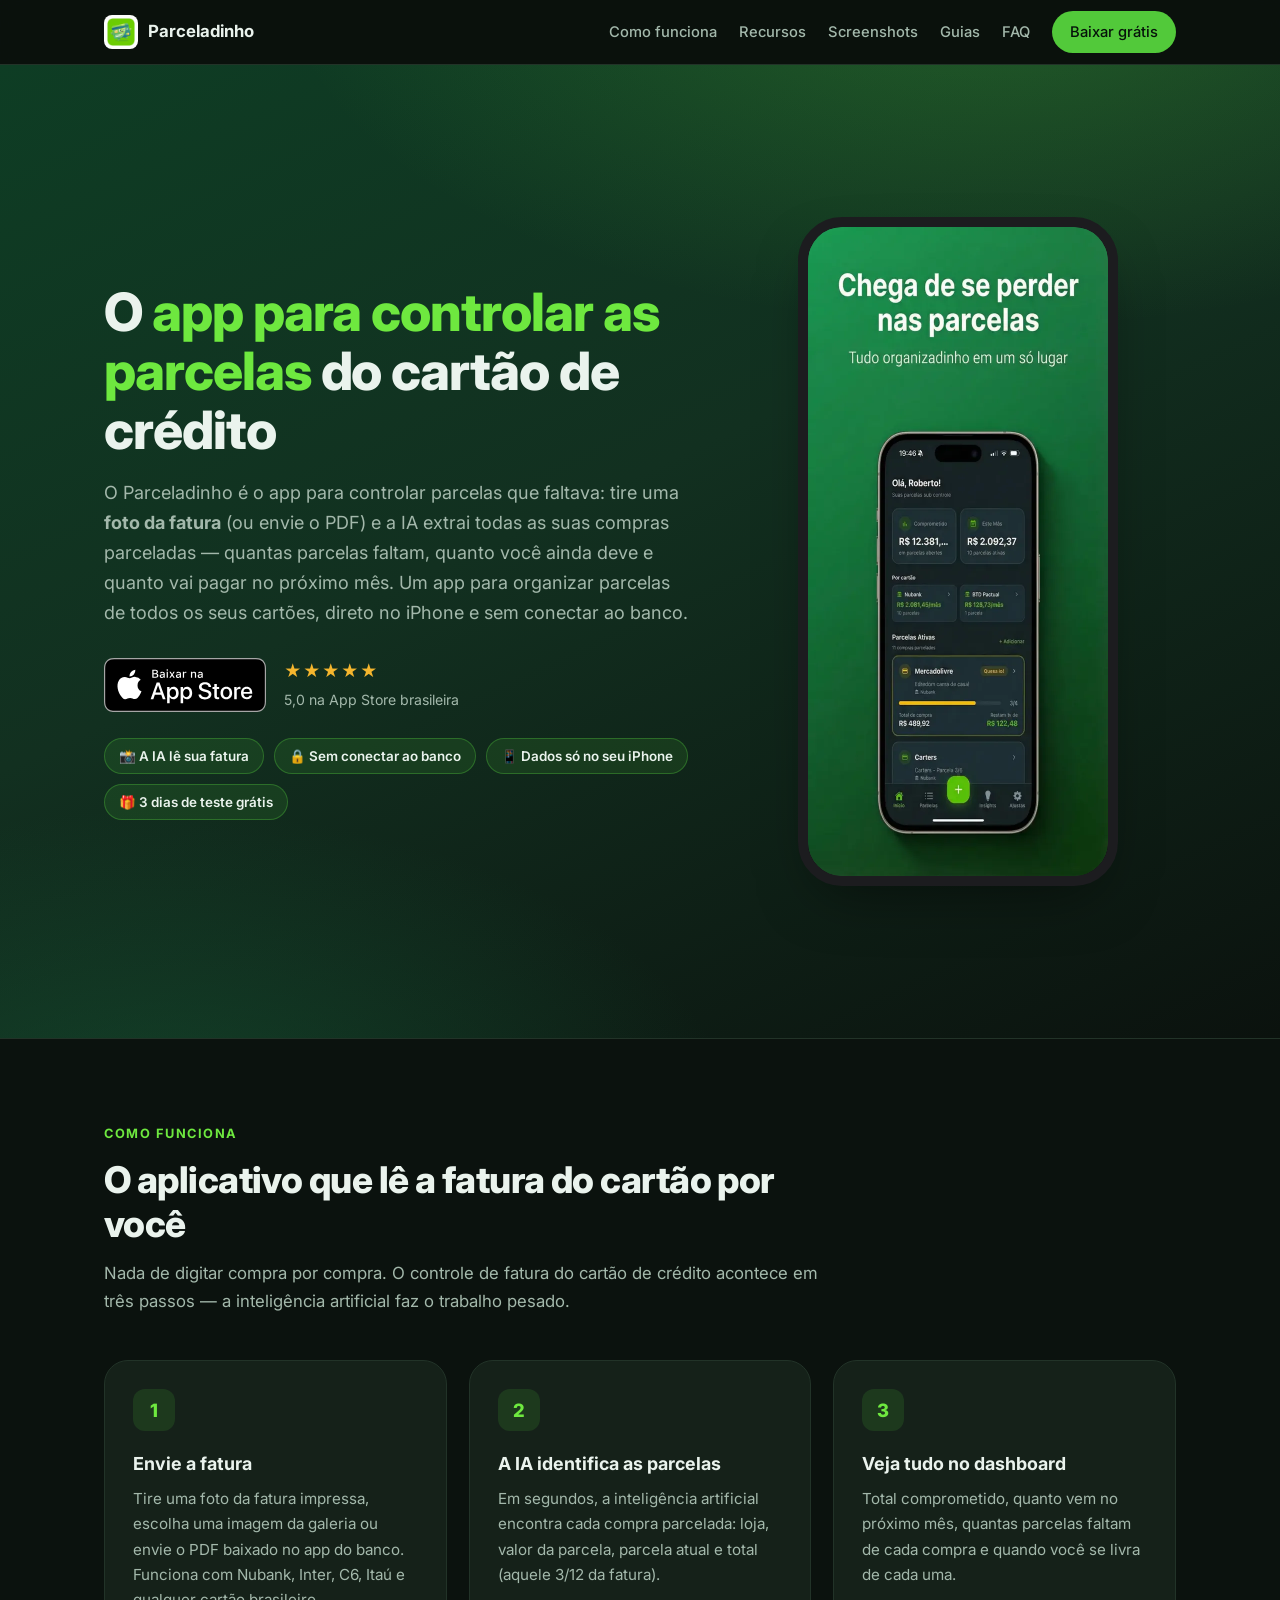
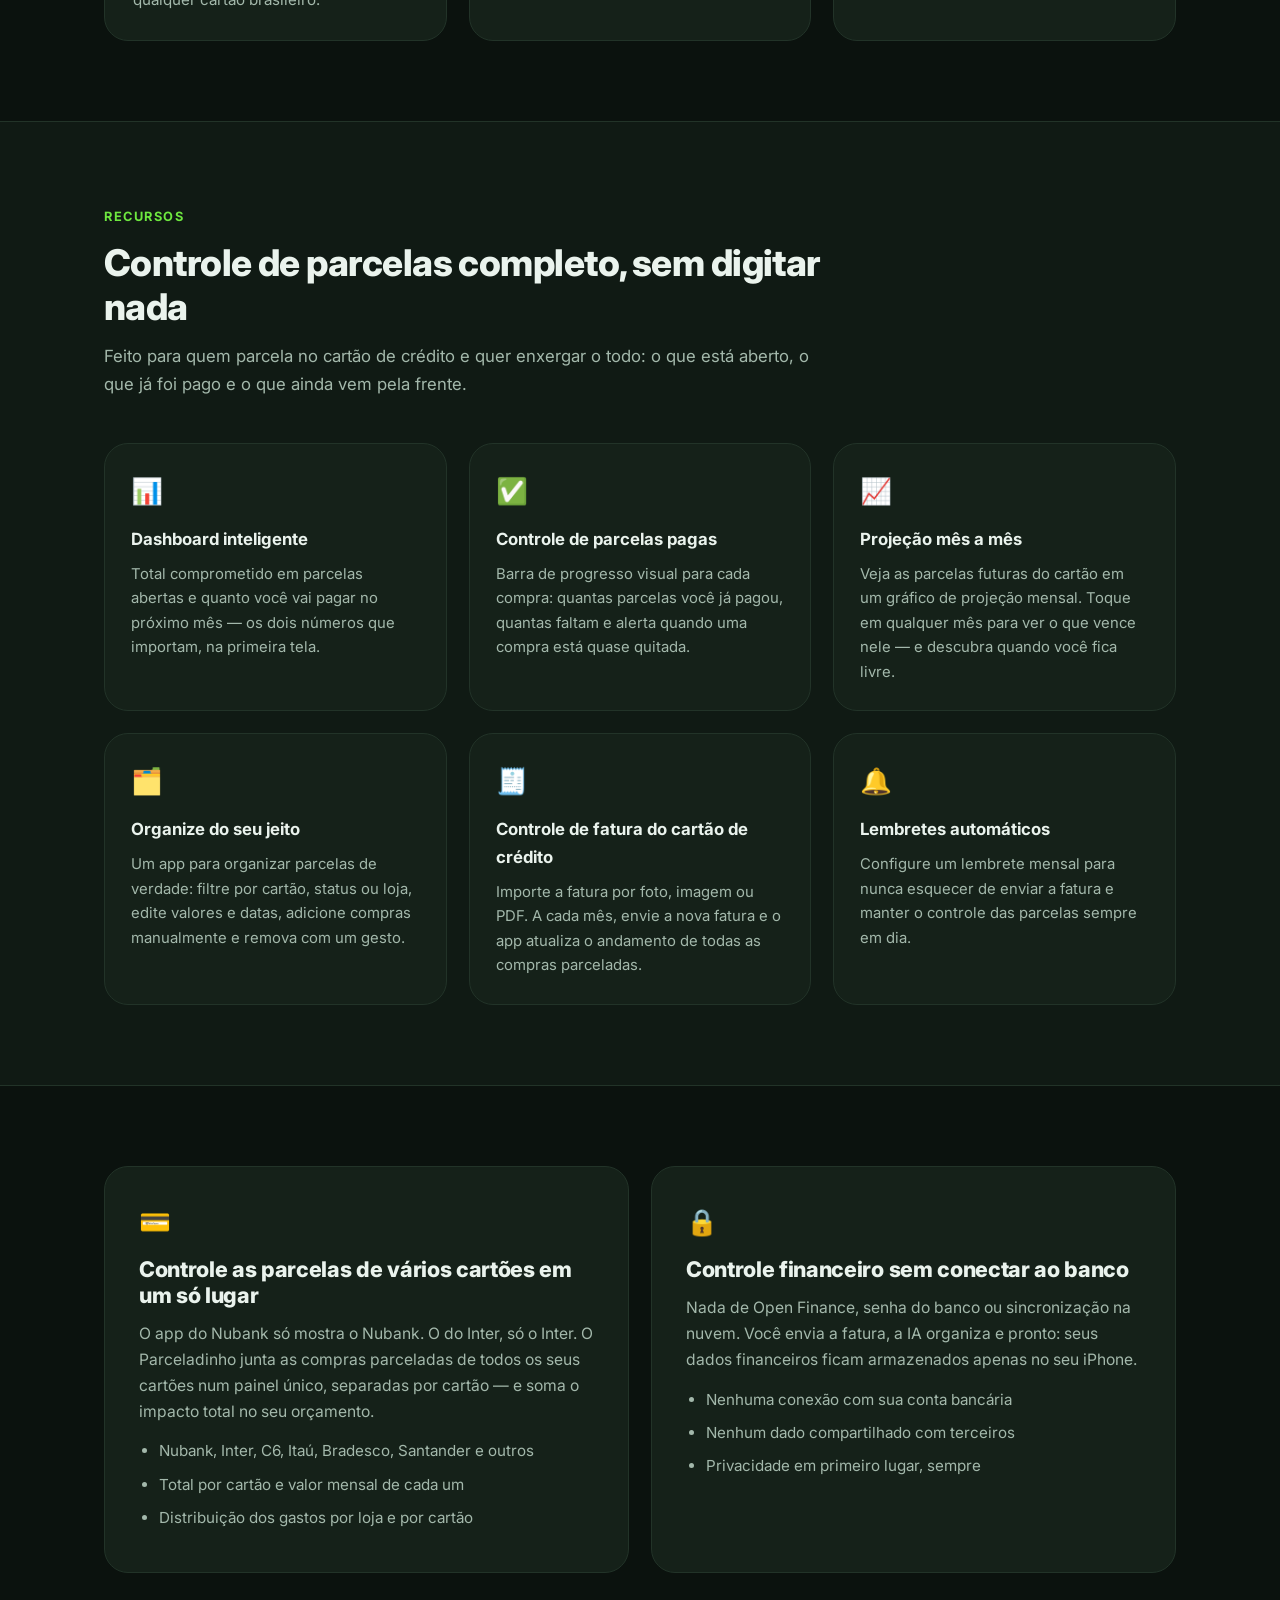
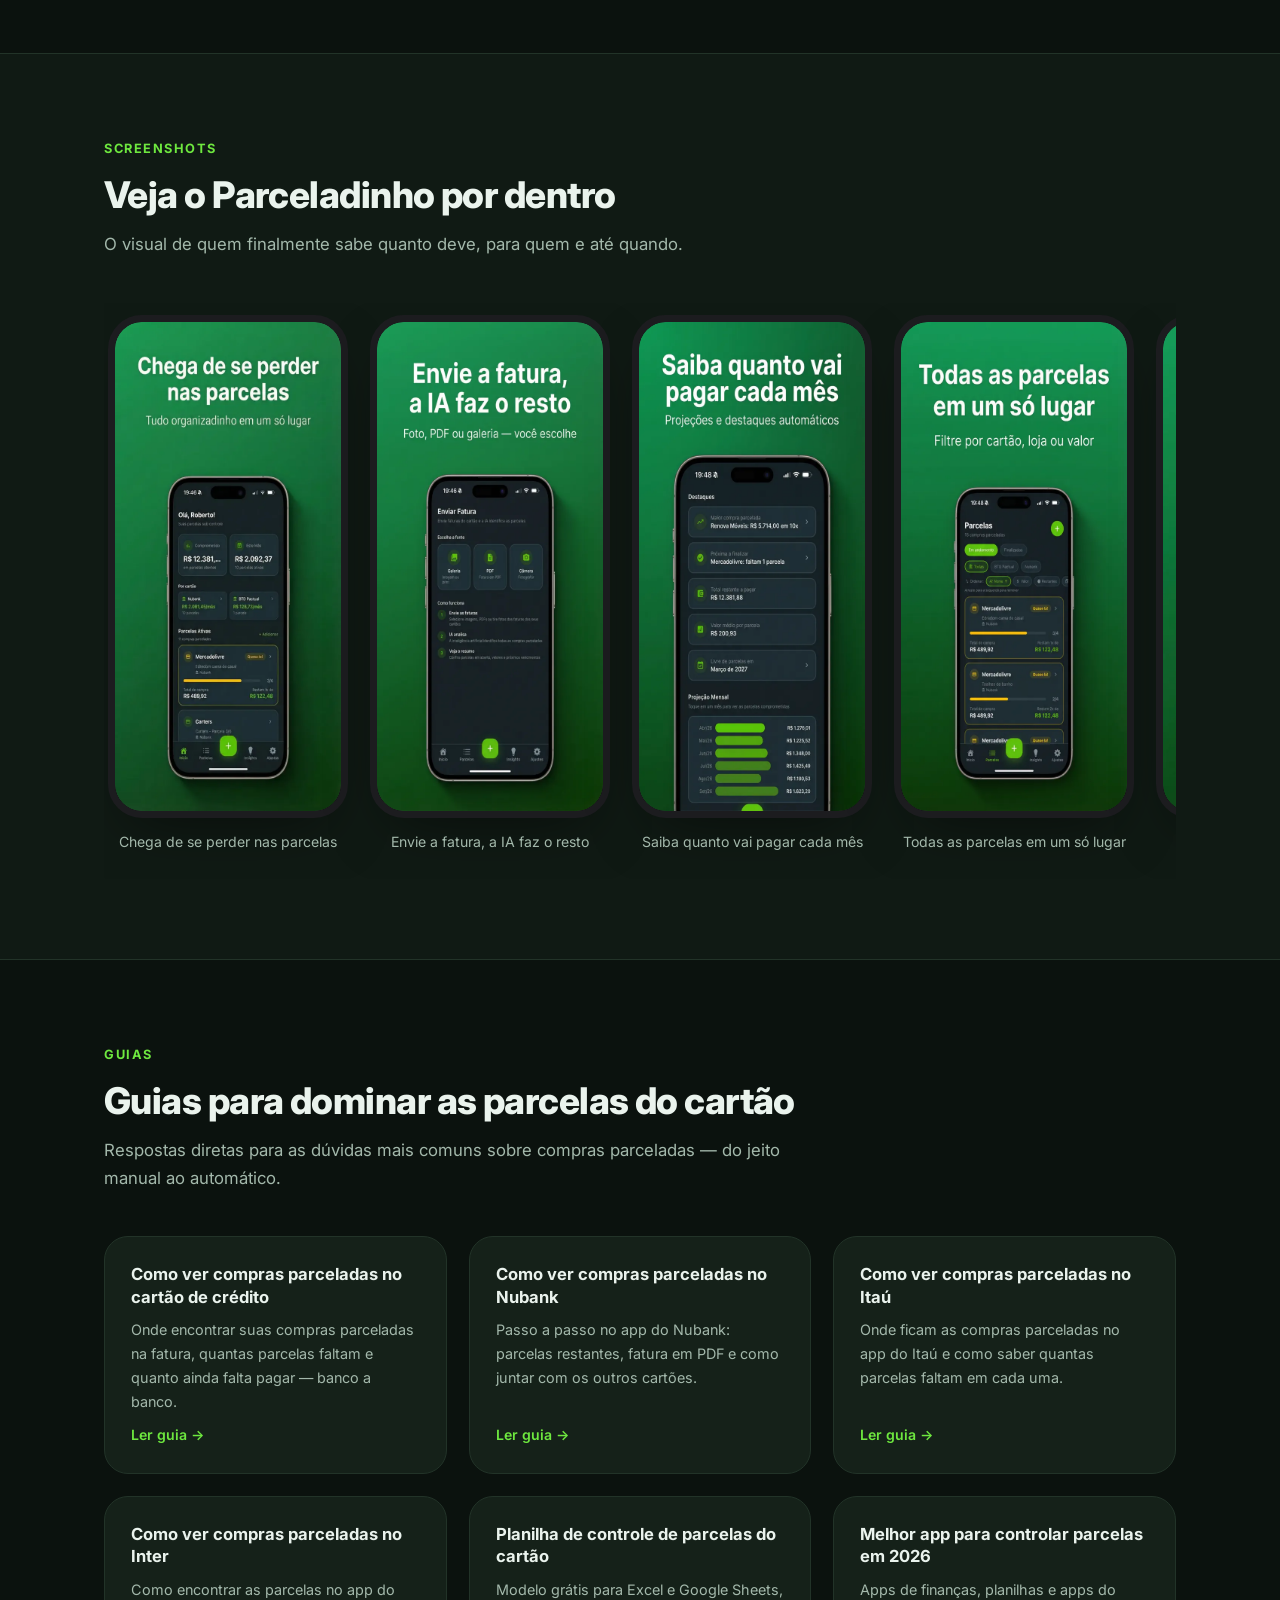
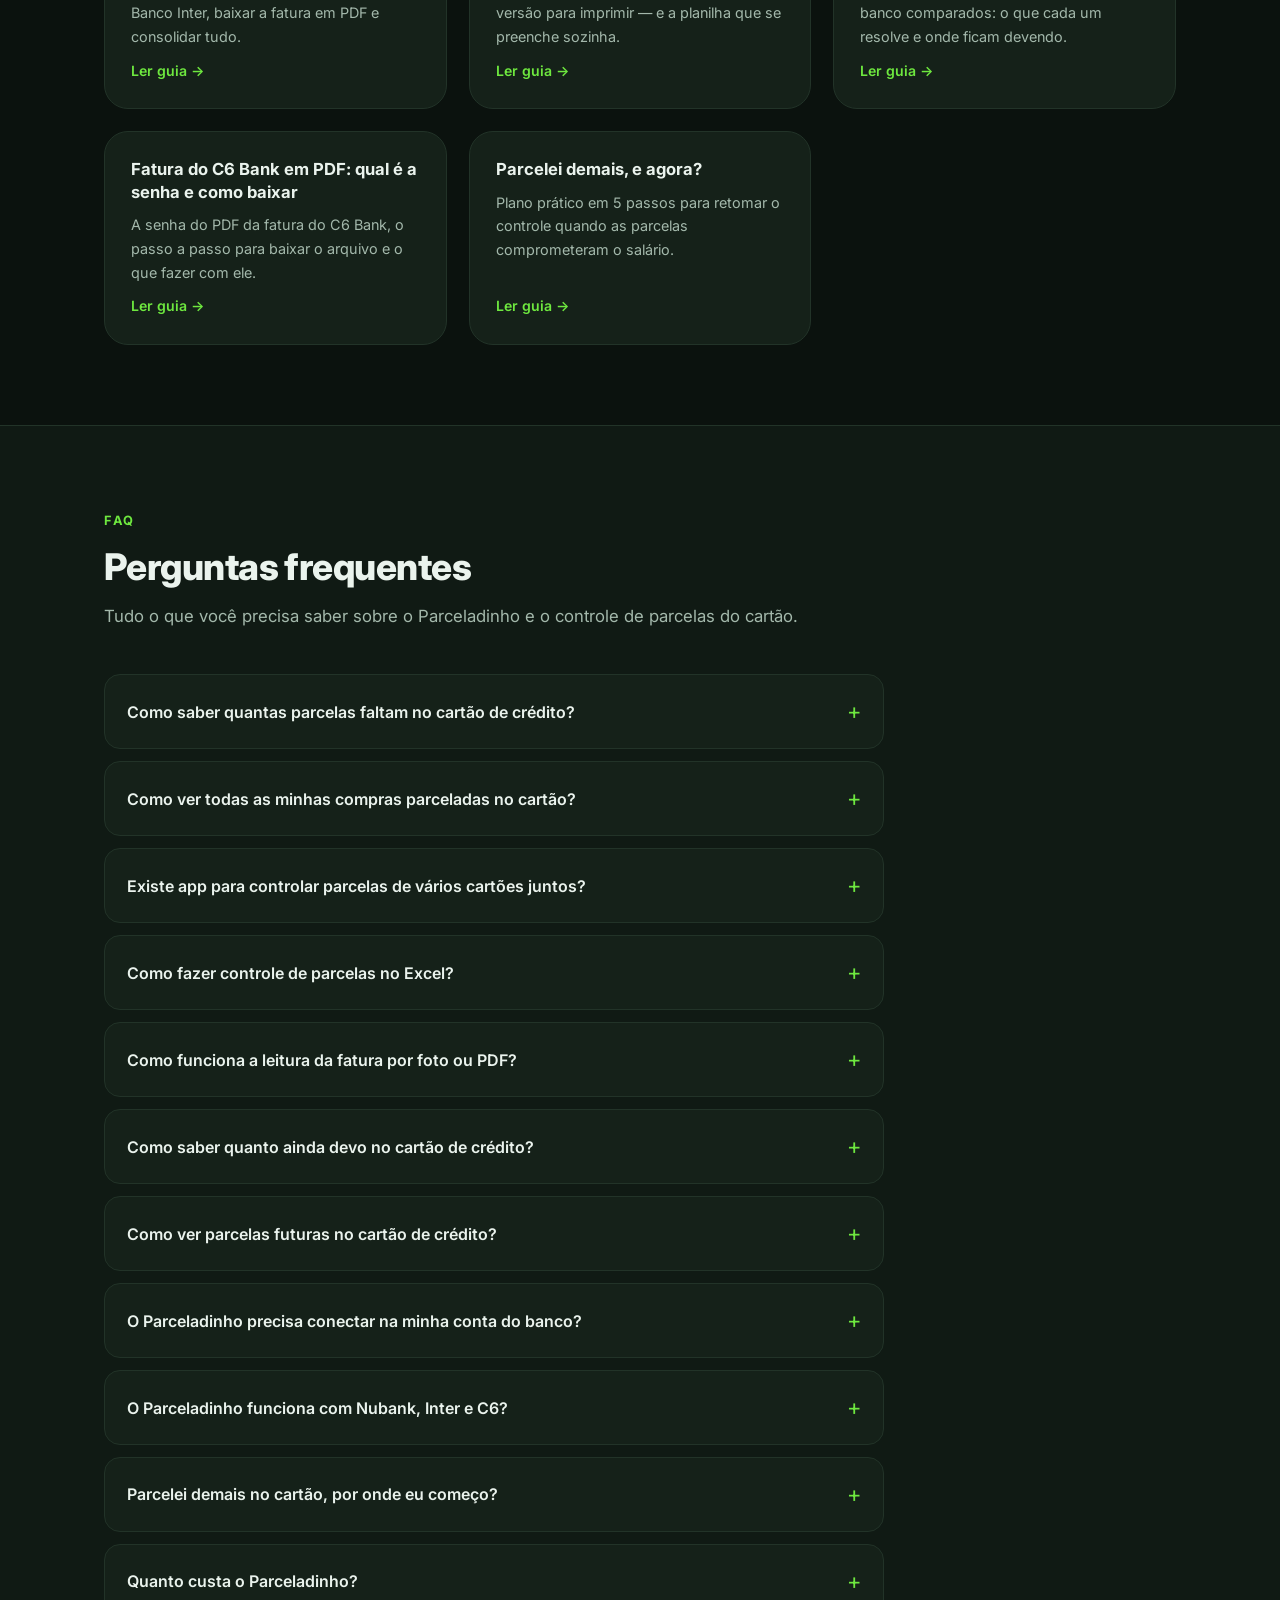
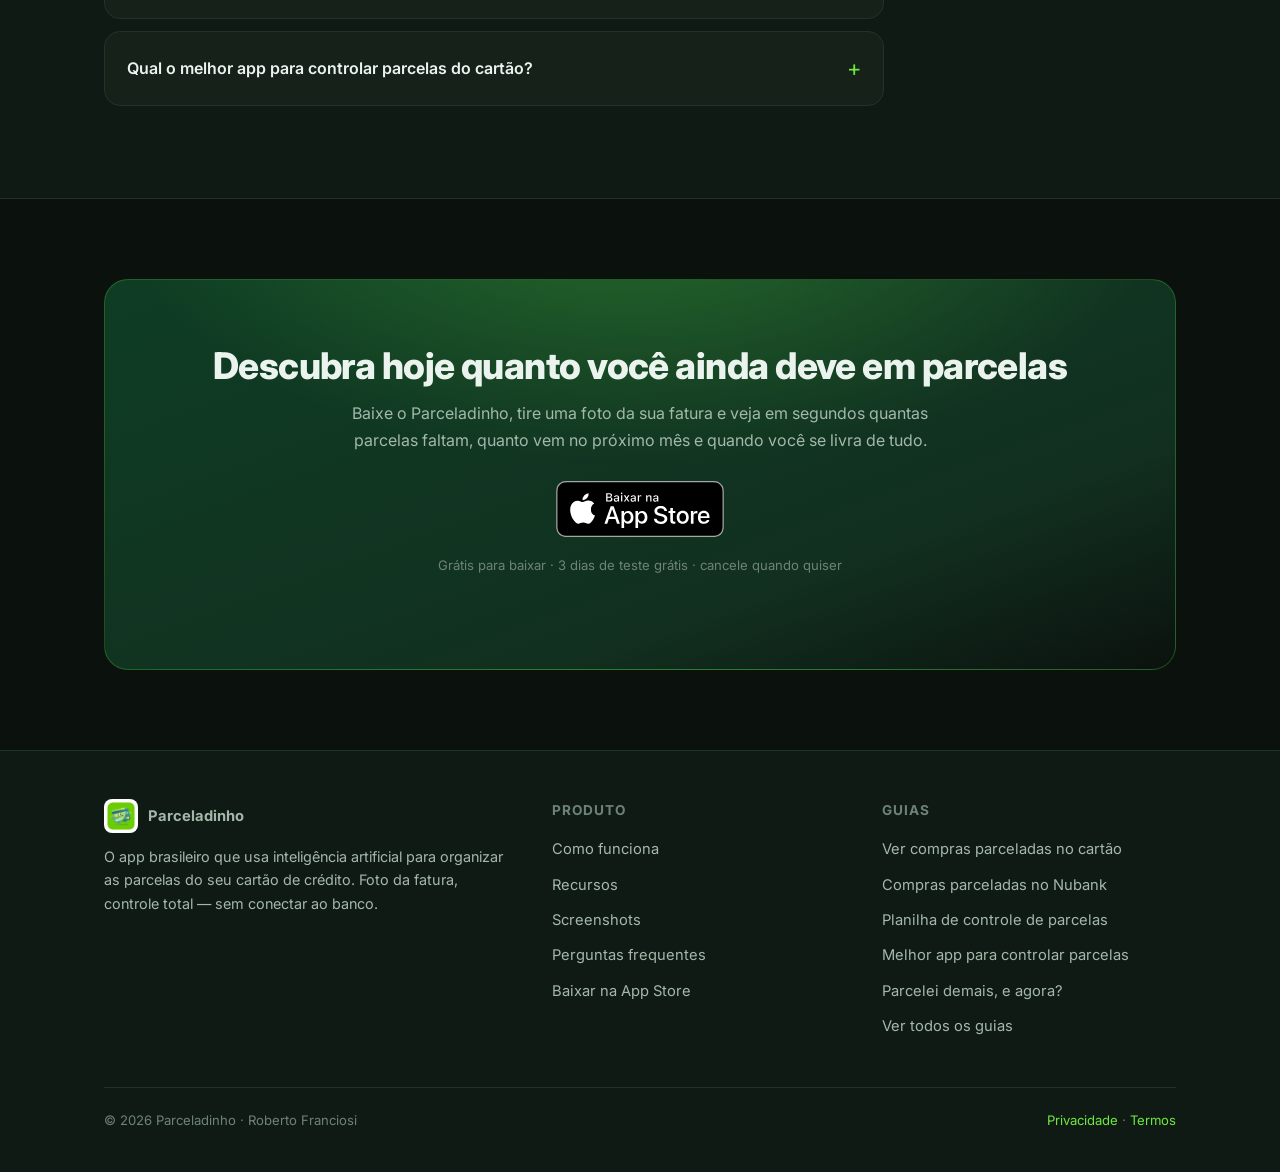
<file: index.html>
<!DOCTYPE html>
<html lang="pt-BR">
<head>
  <meta charset="UTF-8">
  <meta name="viewport" content="width=device-width, initial-scale=1.0">
  <title>App para Controlar Parcelas do Cartão | Parceladinho</title>
  <meta name="description" content="Tire uma foto da fatura e veja todas as suas compras parceladas: quantas parcelas faltam, quanto ainda deve e quando acaba. Teste 3 dias grátis no iPhone.">
  <link rel="canonical" href="https://parceladinho.github.io/parceladinho/">
  <meta property="og:type" content="website">
  <meta property="og:title" content="Parceladinho — App para Controlar Parcelas do Cartão">
  <meta property="og:description" content="Tire uma foto da fatura e a IA organiza todas as suas compras parceladas: quantas parcelas faltam, quanto ainda deve e quando acaba. Teste 3 dias grátis.">
  <meta property="og:url" content="https://parceladinho.github.io/parceladinho/">
  <meta property="og:image" content="https://parceladinho.github.io/parceladinho/assets/app-icon-1024.png">
  <meta property="og:locale" content="pt_BR">
  <meta property="og:site_name" content="Parceladinho">
  <meta name="twitter:card" content="summary_large_image">
  <meta name="apple-itunes-app" content="app-id=6760917181">
  <link rel="icon" type="image/png" sizes="180x180" href="assets/app-icon-180.png">
  <link rel="apple-touch-icon" href="assets/app-icon-180.png">
  <link rel="preconnect" href="https://fonts.googleapis.com">
  <link rel="preconnect" href="https://fonts.gstatic.com" crossorigin>
  <link href="https://fonts.googleapis.com/css2?family=Inter:wght@400;500;600;700;800&display=swap" rel="stylesheet">
  <link rel="stylesheet" href="assets/style.css">
  <script type="application/ld+json">
  {
    "@context": "https://schema.org",
    "@graph": [
      {
        "@type": "MobileApplication",
        "@id": "https://parceladinho.github.io/parceladinho/#app",
        "name": "Parceladinho: Parcelas Cartão",
        "operatingSystem": "iOS",
        "applicationCategory": "FinanceApplication",
        "description": "App para controlar parcelas do cartão de crédito: tire uma foto da fatura e a IA extrai todas as compras parceladas — quantas parcelas faltam, quanto ainda deve e quando acaba.",
        "inLanguage": "pt-BR",
        "image": "https://parceladinho.github.io/parceladinho/assets/app-icon-1024.png",
        "installUrl": "https://apps.apple.com/br/app/parceladinho-parcelas-cart%C3%A3o/id6760917181",
        "author": { "@type": "Person", "name": "Roberto Franciosi" },
        "aggregateRating": { "@type": "AggregateRating", "ratingValue": "5.0", "ratingCount": "8" },
        "offers": {
          "@type": "Offer",
          "price": "0",
          "priceCurrency": "BRL",
          "description": "Grátis para baixar. Todos os recursos com a assinatura Parceladinho Pro, com 3 dias de teste grátis."
        },
        "screenshot": [
          "https://parceladinho.github.io/parceladinho/assets/screenshot-01-dashboard.png",
          "https://parceladinho.github.io/parceladinho/assets/screenshot-02-fatura.png",
          "https://parceladinho.github.io/parceladinho/assets/screenshot-03-insights.png"
        ]
      },
      {
        "@type": "WebSite",
        "@id": "https://parceladinho.github.io/parceladinho/#website",
        "url": "https://parceladinho.github.io/parceladinho/",
        "name": "Parceladinho",
        "inLanguage": "pt-BR",
        "publisher": { "@type": "Person", "name": "Roberto Franciosi" }
      },
      {
        "@type": "FAQPage",
        "@id": "https://parceladinho.github.io/parceladinho/#faq",
        "mainEntity": [
          {
            "@type": "Question",
            "name": "Como saber quantas parcelas faltam no cartão de crédito?",
            "acceptedAnswer": { "@type": "Answer", "text": "A fatura mostra apenas a parcela do mês (ex: 4/10), então é preciso subtrair a parcela atual do total de cada compra. No Parceladinho, basta tirar uma foto da fatura: a IA identifica cada compra parcelada e mostra quantas parcelas faltam e quanto ainda falta pagar, com barra de progresso por compra." }
          },
          {
            "@type": "Question",
            "name": "Como ver todas as minhas compras parceladas no cartão?",
            "acceptedAnswer": { "@type": "Answer", "text": "No app do banco, procure a fatura detalhada e localize as compras marcadas com a numeração da parcela (ex: 3/12) — mas cada banco só mostra o próprio cartão. Para ver todas de uma vez, fotografe ou envie o PDF da fatura no Parceladinho e a IA extrai loja, valor e parcelas restantes de cada compra." }
          },
          {
            "@type": "Question",
            "name": "Existe app para controlar parcelas de vários cartões juntos?",
            "acceptedAnswer": { "@type": "Answer", "text": "Sim. O Parceladinho consolida as parcelas de todos os seus cartões — Nubank, Inter, C6, Itaú e outros — em um único painel. Você importa cada fatura por foto ou PDF e vê o total comprometido, quanto vai pagar no próximo mês e as parcelas organizadas por cartão." }
          },
          {
            "@type": "Question",
            "name": "Como fazer controle de parcelas no Excel?",
            "acceptedAnswer": { "@type": "Answer", "text": "Crie colunas para loja, valor da parcela, parcela atual, total de parcelas e mês de término, e some o valor restante com uma fórmula simples. Nosso guia traz um modelo grátis pronto para copiar — e a alternativa automática: fotografar a fatura e deixar a IA do Parceladinho preencher tudo sozinha." }
          },
          {
            "@type": "Question",
            "name": "Como funciona a leitura da fatura por foto ou PDF?",
            "acceptedAnswer": { "@type": "Answer", "text": "Você tira uma foto da fatura impressa ou envia o PDF baixado no app do banco. A IA do Parceladinho identifica cada compra parcelada — loja, valor, parcela atual e total — e monta seu dashboard em segundos, sem digitar nada." }
          },
          {
            "@type": "Question",
            "name": "Como saber quanto ainda devo no cartão de crédito?",
            "acceptedAnswer": { "@type": "Answer", "text": "Some as parcelas futuras de cada compra parcelada — valor da parcela multiplicado pelas parcelas restantes. O Parceladinho faz esse cálculo automaticamente a partir da foto da fatura e mostra o total comprometido em parcelas abertas na primeira tela." }
          },
          {
            "@type": "Question",
            "name": "Como ver parcelas futuras no cartão de crédito?",
            "acceptedAnswer": { "@type": "Answer", "text": "Os apps dos bancos mostram as parcelas futuras fatura a fatura, uma de cada vez. Para ver todas juntas, o Parceladinho monta uma projeção mês a mês a partir da foto da fatura: quanto você vai pagar em cada mês e em que mês cada parcela acaba." }
          },
          {
            "@type": "Question",
            "name": "O Parceladinho precisa conectar na minha conta do banco?",
            "acceptedAnswer": { "@type": "Answer", "text": "Não. O Parceladinho não usa Open Finance nem pede senha do banco: você só fotografa ou envia o PDF da fatura. Todos os dados ficam armazenados apenas no seu iPhone." }
          },
          {
            "@type": "Question",
            "name": "O Parceladinho funciona com Nubank, Inter e C6?",
            "acceptedAnswer": { "@type": "Answer", "text": "Sim. O app lê faturas de qualquer cartão brasileiro — Nubank, Inter, C6, Itaú, Bradesco, Santander e outros — por foto ou PDF, e organiza as parcelas separadas por cartão no mesmo painel." }
          },
          {
            "@type": "Question",
            "name": "Parcelei demais no cartão, por onde eu começo?",
            "acceptedAnswer": { "@type": "Answer", "text": "O primeiro passo de qualquer plano é enxergar tudo o que você deve. Fotografe suas faturas no Parceladinho para mapear todas as parcelas em minutos, veja quanto do seu orçamento está comprometido e acompanhe mês a mês até zerar." }
          },
          {
            "@type": "Question",
            "name": "Quanto custa o Parceladinho?",
            "acceptedAnswer": { "@type": "Answer", "text": "O Parceladinho é grátis para baixar e todos os recursos são desbloqueados pela assinatura Parceladinho Pro, com 3 dias de teste grátis. Os planos e valores atuais aparecem direto no app, e você pode cancelar a qualquer momento pela App Store." }
          },
          {
            "@type": "Question",
            "name": "Qual o melhor app para controlar parcelas do cartão?",
            "acceptedAnswer": { "@type": "Answer", "text": "Apps de finanças gerais controlam gastos, mas não mostram parcelas restantes por compra; planilhas exigem digitação manual. O Parceladinho é dedicado a parcelas: lê a fatura por foto ou PDF com IA e mostra quantas parcelas faltam, quanto ainda deve e quando cada uma acaba." }
          }
        ]
      }
    ]
  }
  </script>
</head>
<body>

  <header class="site-header">
    <div class="container">
      <a class="brand" href="index.html">
        <img src="assets/app-icon-180.png" alt="Ícone do app Parceladinho" width="34" height="34">
        Parceladinho
      </a>
      <nav class="site-nav" aria-label="Navegação principal">
        <a href="#como-funciona">Como funciona</a>
        <a href="#recursos">Recursos</a>
        <a href="#screenshots">Screenshots</a>
        <a href="#guias">Guias</a>
        <a href="#faq">FAQ</a>
        <a class="nav-cta" href="https://apps.apple.com/br/app/parceladinho-parcelas-cart%C3%A3o/id6760917181">Baixar grátis</a>
      </nav>
    </div>
  </header>

  <main>

    <!-- ============================================================ HERO -->
    <section class="hero" id="download">
      <div class="container">
        <div>
          <h1>O <em>app para controlar as parcelas</em> do cartão de crédito</h1>
          <p class="sub">O Parceladinho é o app para controlar parcelas que faltava: tire uma <strong>foto da fatura</strong> (ou envie o PDF) e a IA extrai todas as suas compras parceladas — quantas parcelas faltam, quanto você ainda deve e quanto vai pagar no próximo mês. Um app para organizar parcelas de todos os seus cartões, direto no iPhone e sem conectar ao banco.</p>
          <div class="hero-badges">
            <a class="store-badge" href="https://apps.apple.com/br/app/parceladinho-parcelas-cart%C3%A3o/id6760917181" aria-label="Baixar o Parceladinho na App Store">
              <img src="assets/app-store-badge.svg" alt="Baixar na App Store" width="162" height="54">
            </a>
            <div class="rating">
              <span class="stars" aria-hidden="true">★★★★★</span>
              <span>5,0 na App Store brasileira</span>
            </div>
          </div>
          <ul class="trust-chips">
            <li>📸 A IA lê sua fatura</li>
            <li>🔒 Sem conectar ao banco</li>
            <li>📱 Dados só no seu iPhone</li>
            <li>🎁 3 dias de teste grátis</li>
          </ul>
        </div>
        <div class="hero-shot">
          <div class="phone">
            <img src="assets/screenshot-01-dashboard.webp" alt="Dashboard do app parcelas cartão Parceladinho mostrando o total comprometido em parcelas abertas e quanto pagar no próximo mês" width="600" height="1300" fetchpriority="high">
          </div>
        </div>
      </div>
    </section>

    <!-- ==================================================== COMO FUNCIONA -->
    <section id="como-funciona">
      <div class="container">
        <div class="section-head">
          <span class="kicker">Como funciona</span>
          <h2>O aplicativo que lê a fatura do cartão por você</h2>
          <p>Nada de digitar compra por compra. O controle de fatura do cartão de crédito acontece em três passos — a inteligência artificial faz o trabalho pesado.</p>
        </div>
        <div class="steps">
          <div class="step">
            <span class="num" aria-hidden="true">1</span>
            <h3>Envie a fatura</h3>
            <p>Tire uma foto da fatura impressa, escolha uma imagem da galeria ou envie o PDF baixado no app do banco. Funciona com Nubank, Inter, C6, Itaú e qualquer cartão brasileiro.</p>
          </div>
          <div class="step">
            <span class="num" aria-hidden="true">2</span>
            <h3>A IA identifica as parcelas</h3>
            <p>Em segundos, a inteligência artificial encontra cada compra parcelada: loja, valor da parcela, parcela atual e total (aquele 3/12 da fatura).</p>
          </div>
          <div class="step">
            <span class="num" aria-hidden="true">3</span>
            <h3>Veja tudo no dashboard</h3>
            <p>Total comprometido, quanto vem no próximo mês, quantas parcelas faltam de cada compra e quando você se livra de cada uma.</p>
          </div>
        </div>
      </div>
    </section>

    <!-- ========================================================= RECURSOS -->
    <section class="alt" id="recursos">
      <div class="container">
        <div class="section-head">
          <span class="kicker">Recursos</span>
          <h2>Controle de parcelas completo, sem digitar nada</h2>
          <p>Feito para quem parcela no cartão de crédito e quer enxergar o todo: o que está aberto, o que já foi pago e o que ainda vem pela frente.</p>
        </div>
        <div class="features">
          <div class="feature">
            <span class="ico" aria-hidden="true">📊</span>
            <h3>Dashboard inteligente</h3>
            <p>Total comprometido em parcelas abertas e quanto você vai pagar no próximo mês — os dois números que importam, na primeira tela.</p>
          </div>
          <div class="feature">
            <span class="ico" aria-hidden="true">✅</span>
            <h3>Controle de parcelas pagas</h3>
            <p>Barra de progresso visual para cada compra: quantas parcelas você já pagou, quantas faltam e alerta quando uma compra está quase quitada.</p>
          </div>
          <div class="feature">
            <span class="ico" aria-hidden="true">📈</span>
            <h3>Projeção mês a mês</h3>
            <p>Veja as parcelas futuras do cartão em um gráfico de projeção mensal. Toque em qualquer mês para ver o que vence nele — e descubra quando você fica livre.</p>
          </div>
          <div class="feature">
            <span class="ico" aria-hidden="true">🗂️</span>
            <h3>Organize do seu jeito</h3>
            <p>Um app para organizar parcelas de verdade: filtre por cartão, status ou loja, edite valores e datas, adicione compras manualmente e remova com um gesto.</p>
          </div>
          <div class="feature">
            <span class="ico" aria-hidden="true">🧾</span>
            <h3>Controle de fatura do cartão de crédito</h3>
            <p>Importe a fatura por foto, imagem ou PDF. A cada mês, envie a nova fatura e o app atualiza o andamento de todas as compras parceladas.</p>
          </div>
          <div class="feature">
            <span class="ico" aria-hidden="true">🔔</span>
            <h3>Lembretes automáticos</h3>
            <p>Configure um lembrete mensal para nunca esquecer de enviar a fatura e manter o controle das parcelas sempre em dia.</p>
          </div>
        </div>
      </div>
    </section>

    <!-- ============================================ MULTI-CARTÃO + PRIVACIDADE -->
    <section>
      <div class="container split">
        <div class="feature" id="multi-cartao">
          <span class="ico" aria-hidden="true">💳</span>
          <h2>Controle as parcelas de vários cartões em um só lugar</h2>
          <p>O app do Nubank só mostra o Nubank. O do Inter, só o Inter. O Parceladinho junta as compras parceladas de todos os seus cartões num painel único, separadas por cartão — e soma o impacto total no seu orçamento.</p>
          <ul>
            <li>Nubank, Inter, C6, Itaú, Bradesco, Santander e outros</li>
            <li>Total por cartão e valor mensal de cada um</li>
            <li>Distribuição dos gastos por loja e por cartão</li>
          </ul>
        </div>
        <div class="feature" id="privacidade">
          <span class="ico" aria-hidden="true">🔒</span>
          <h2>Controle financeiro sem conectar ao banco</h2>
          <p>Nada de Open Finance, senha do banco ou sincronização na nuvem. Você envia a fatura, a IA organiza e pronto: seus dados financeiros ficam armazenados apenas no seu iPhone.</p>
          <ul>
            <li>Nenhuma conexão com sua conta bancária</li>
            <li>Nenhum dado compartilhado com terceiros</li>
            <li>Privacidade em primeiro lugar, sempre</li>
          </ul>
        </div>
      </div>
    </section>

    <!-- ====================================================== SCREENSHOTS -->
    <section class="alt" id="screenshots">
      <div class="container">
        <div class="section-head">
          <span class="kicker">Screenshots</span>
          <h2>Veja o Parceladinho por dentro</h2>
          <p>O visual de quem finalmente sabe quanto deve, para quem e até quando.</p>
        </div>
        <div class="gallery">
          <figure>
            <div class="phone"><img src="assets/screenshot-01-dashboard.webp" alt="Dashboard do app de controle de parcelas com total comprometido e parcelas por cartão" width="600" height="1300" loading="lazy"></div>
            <figcaption>Chega de se perder nas parcelas</figcaption>
          </figure>
          <figure>
            <div class="phone"><img src="assets/screenshot-02-fatura.webp" alt="Envio da fatura do cartão por foto, PDF ou galeria para a IA identificar as parcelas" width="600" height="1300" loading="lazy"></div>
            <figcaption>Envie a fatura, a IA faz o resto</figcaption>
          </figure>
          <figure>
            <div class="phone"><img src="assets/screenshot-03-insights.webp" alt="Projeção mensal das parcelas futuras do cartão de crédito com destaques automáticos" width="600" height="1300" loading="lazy"></div>
            <figcaption>Saiba quanto vai pagar cada mês</figcaption>
          </figure>
          <figure>
            <div class="phone"><img src="assets/screenshot-04-parcelas.webp" alt="Lista de compras parceladas no cartão de crédito com filtros por cartão, loja e valor" width="600" height="1300" loading="lazy"></div>
            <figcaption>Todas as parcelas em um só lugar</figcaption>
          </figure>
          <figure>
            <div class="phone"><img src="assets/screenshot-05-liberdade.webp" alt="Contagem regressiva mostrando quando você se livra das parcelas do cartão" width="600" height="1300" loading="lazy"></div>
            <figcaption>Descubra quando você se livra</figcaption>
          </figure>
          <figure>
            <div class="phone"><img src="assets/screenshot-06-distribuicao.webp" alt="Distribuição dos gastos parcelados por loja e por cartão" width="600" height="1300" loading="lazy"></div>
            <figcaption>Entenda para onde vai seu dinheiro</figcaption>
          </figure>
        </div>
      </div>
    </section>

    <!-- ============================================================ GUIAS -->
    <section id="guias">
      <div class="container">
        <div class="section-head">
          <span class="kicker">Guias</span>
          <h2>Guias para dominar as parcelas do cartão</h2>
          <p>Respostas diretas para as dúvidas mais comuns sobre compras parceladas — do jeito manual ao automático.</p>
        </div>
        <div class="guides">
          <a class="guide-card" href="guias/como-ver-compras-parceladas-no-cartao.html">
            <h3>Como ver compras parceladas no cartão de crédito</h3>
            <p>Onde encontrar suas compras parceladas na fatura, quantas parcelas faltam e quanto ainda falta pagar — banco a banco.</p>
            <span class="more">Ler guia →</span>
          </a>
          <a class="guide-card" href="guias/como-ver-compras-parceladas-nubank.html">
            <h3>Como ver compras parceladas no Nubank</h3>
            <p>Passo a passo no app do Nubank: parcelas restantes, fatura em PDF e como juntar com os outros cartões.</p>
            <span class="more">Ler guia →</span>
          </a>
          <a class="guide-card" href="guias/como-ver-compras-parceladas-itau.html">
            <h3>Como ver compras parceladas no Itaú</h3>
            <p>Onde ficam as compras parceladas no app do Itaú e como saber quantas parcelas faltam em cada uma.</p>
            <span class="more">Ler guia →</span>
          </a>
          <a class="guide-card" href="guias/como-ver-compras-parceladas-inter.html">
            <h3>Como ver compras parceladas no Inter</h3>
            <p>Como encontrar as parcelas no app do Banco Inter, baixar a fatura em PDF e consolidar tudo.</p>
            <span class="more">Ler guia →</span>
          </a>
          <a class="guide-card" href="guias/planilha-de-controle-de-parcelas.html">
            <h3>Planilha de controle de parcelas do cartão</h3>
            <p>Modelo grátis para Excel e Google Sheets, versão para imprimir — e a planilha que se preenche sozinha.</p>
            <span class="more">Ler guia →</span>
          </a>
          <a class="guide-card" href="guias/melhor-app-para-controlar-parcelas.html">
            <h3>Melhor app para controlar parcelas em 2026</h3>
            <p>Apps de finanças, planilhas e apps do banco comparados: o que cada um resolve e onde ficam devendo.</p>
            <span class="more">Ler guia →</span>
          </a>
          <a class="guide-card" href="guias/fatura-c6-bank-pdf-senha.html">
            <h3>Fatura do C6 Bank em PDF: qual é a senha e como baixar</h3>
            <p>A senha do PDF da fatura do C6 Bank, o passo a passo para baixar o arquivo e o que fazer com ele.</p>
            <span class="more">Ler guia →</span>
          </a>
          <a class="guide-card" href="guias/parcelei-demais-como-sair-das-parcelas.html">
            <h3>Parcelei demais, e agora?</h3>
            <p>Plano prático em 5 passos para retomar o controle quando as parcelas comprometeram o salário.</p>
            <span class="more">Ler guia →</span>
          </a>
        </div>
      </div>
    </section>

    <!-- ============================================================== FAQ -->
    <section class="alt" id="faq">
      <div class="container">
        <div class="section-head">
          <span class="kicker">FAQ</span>
          <h2>Perguntas frequentes</h2>
          <p>Tudo o que você precisa saber sobre o Parceladinho e o controle de parcelas do cartão.</p>
        </div>
        <div class="faq-list">
          <details>
            <summary>Como saber quantas parcelas faltam no cartão de crédito?</summary>
            <div class="faq-body">
              <p>A fatura mostra apenas a parcela do mês (ex: 4/10), então é preciso subtrair a parcela atual do total de cada compra. No Parceladinho, basta tirar uma foto da fatura: a IA identifica cada compra parcelada e mostra quantas parcelas faltam e quanto ainda falta pagar, com barra de progresso por compra. <a href="guias/como-ver-compras-parceladas-no-cartao.html">Saiba mais</a></p>
            </div>
          </details>
          <details>
            <summary>Como ver todas as minhas compras parceladas no cartão?</summary>
            <div class="faq-body">
              <p>No app do banco, procure a fatura detalhada e localize as compras marcadas com a numeração da parcela (ex: 3/12) — mas cada banco só mostra o próprio cartão. Para ver todas de uma vez, fotografe ou envie o PDF da fatura no Parceladinho e a IA extrai loja, valor e parcelas restantes de cada compra. <a href="guias/como-ver-compras-parceladas-no-cartao.html">Saiba mais</a></p>
            </div>
          </details>
          <details>
            <summary>Existe app para controlar parcelas de vários cartões juntos?</summary>
            <div class="faq-body">
              <p>Sim. O Parceladinho consolida as parcelas de todos os seus cartões — Nubank, Inter, C6, Itaú e outros — em um único painel. Você importa cada fatura por foto ou PDF e vê o total comprometido, quanto vai pagar no próximo mês e as parcelas organizadas por cartão. <a href="#multi-cartao">Saiba mais</a></p>
            </div>
          </details>
          <details>
            <summary>Como fazer controle de parcelas no Excel?</summary>
            <div class="faq-body">
              <p>Crie colunas para loja, valor da parcela, parcela atual, total de parcelas e mês de término, e some o valor restante com uma fórmula simples. Nosso guia traz um modelo grátis pronto para copiar — e a alternativa automática: fotografar a fatura e deixar a IA do Parceladinho preencher tudo sozinha. <a href="guias/planilha-de-controle-de-parcelas.html">Saiba mais</a></p>
            </div>
          </details>
          <details>
            <summary>Como funciona a leitura da fatura por foto ou PDF?</summary>
            <div class="faq-body">
              <p>Você tira uma foto da fatura impressa ou envia o PDF baixado no app do banco. A IA do Parceladinho identifica cada compra parcelada — loja, valor, parcela atual e total — e monta seu dashboard em segundos, sem digitar nada. <a href="#como-funciona">Saiba mais</a></p>
            </div>
          </details>
          <details>
            <summary>Como saber quanto ainda devo no cartão de crédito?</summary>
            <div class="faq-body">
              <p>Some as parcelas futuras de cada compra parcelada — valor da parcela multiplicado pelas parcelas restantes. O Parceladinho faz esse cálculo automaticamente a partir da foto da fatura e mostra o total comprometido em parcelas abertas na primeira tela. <a href="guias/como-ver-compras-parceladas-no-cartao.html">Saiba mais</a></p>
            </div>
          </details>
          <details>
            <summary>Como ver parcelas futuras no cartão de crédito?</summary>
            <div class="faq-body">
              <p>Os apps dos bancos mostram as parcelas futuras fatura a fatura, uma de cada vez. Para ver todas juntas, o Parceladinho monta uma projeção mês a mês a partir da foto da fatura: quanto você vai pagar em cada mês e em que mês cada parcela acaba. <a href="guias/como-ver-compras-parceladas-no-cartao.html">Saiba mais</a></p>
            </div>
          </details>
          <details>
            <summary>O Parceladinho precisa conectar na minha conta do banco?</summary>
            <div class="faq-body">
              <p>Não. O Parceladinho não usa Open Finance nem pede senha do banco: você só fotografa ou envia o PDF da fatura. Todos os dados ficam armazenados apenas no seu iPhone. <a href="#privacidade">Saiba mais</a></p>
            </div>
          </details>
          <details>
            <summary>O Parceladinho funciona com Nubank, Inter e C6?</summary>
            <div class="faq-body">
              <p>Sim. O app lê faturas de qualquer cartão brasileiro — Nubank, Inter, C6, Itaú, Bradesco, Santander e outros — por foto ou PDF, e organiza as parcelas separadas por cartão no mesmo painel. <a href="guias/como-ver-compras-parceladas-nubank.html">Saiba mais</a></p>
            </div>
          </details>
          <details>
            <summary>Parcelei demais no cartão, por onde eu começo?</summary>
            <div class="faq-body">
              <p>O primeiro passo de qualquer plano é enxergar tudo o que você deve. Fotografe suas faturas no Parceladinho para mapear todas as parcelas em minutos, veja quanto do seu orçamento está comprometido e acompanhe mês a mês até zerar. <a href="guias/parcelei-demais-como-sair-das-parcelas.html">Saiba mais</a></p>
            </div>
          </details>
          <details>
            <summary>Quanto custa o Parceladinho?</summary>
            <div class="faq-body">
              <p>O Parceladinho é grátis para baixar e todos os recursos são desbloqueados pela assinatura Parceladinho Pro, com 3 dias de teste grátis. Os planos e valores atuais aparecem direto no app, e você pode cancelar a qualquer momento pela App Store. <a href="#download">Saiba mais</a></p>
            </div>
          </details>
          <details>
            <summary>Qual o melhor app para controlar parcelas do cartão?</summary>
            <div class="faq-body">
              <p>Apps de finanças gerais controlam gastos, mas não mostram parcelas restantes por compra; planilhas exigem digitação manual. O Parceladinho é dedicado a parcelas: lê a fatura por foto ou PDF com IA e mostra quantas parcelas faltam, quanto ainda deve e quando cada uma acaba. <a href="guias/melhor-app-para-controlar-parcelas.html">Saiba mais</a></p>
            </div>
          </details>
        </div>
      </div>
    </section>

    <!-- ========================================================= DOWNLOAD -->
    <section>
      <div class="container">
        <div class="cta-band">
          <h2>Descubra hoje quanto você ainda deve em parcelas</h2>
          <p>Baixe o Parceladinho, tire uma foto da sua fatura e veja em segundos quantas parcelas faltam, quanto vem no próximo mês e quando você se livra de tudo.</p>
          <a class="store-badge" href="https://apps.apple.com/br/app/parceladinho-parcelas-cart%C3%A3o/id6760917181" aria-label="Baixar o Parceladinho na App Store">
            <img src="assets/app-store-badge.svg" alt="Baixar na App Store" width="168" height="56">
          </a>
          <p class="fine">Grátis para baixar · 3 dias de teste grátis · cancele quando quiser</p>
        </div>
      </div>
    </section>

  </main>

  <!-- ============================================================ FOOTER -->
  <footer class="site-footer">
    <div class="container">
      <div class="footer-grid">
        <div class="footer-about">
          <a class="brand" href="index.html">
            <img src="assets/app-icon-180.png" alt="Ícone do Parceladinho" width="34" height="34">
            Parceladinho
          </a>
          <p>O app brasileiro que usa inteligência artificial para organizar as parcelas do seu cartão de crédito. Foto da fatura, controle total — sem conectar ao banco.</p>
        </div>
        <div>
          <h4>Produto</h4>
          <ul>
            <li><a href="#como-funciona">Como funciona</a></li>
            <li><a href="#recursos">Recursos</a></li>
            <li><a href="#screenshots">Screenshots</a></li>
            <li><a href="#faq">Perguntas frequentes</a></li>
            <li><a href="https://apps.apple.com/br/app/parceladinho-parcelas-cart%C3%A3o/id6760917181">Baixar na App Store</a></li>
          </ul>
        </div>
        <div>
          <h4>Guias</h4>
          <ul>
            <li><a href="guias/como-ver-compras-parceladas-no-cartao.html">Ver compras parceladas no cartão</a></li>
            <li><a href="guias/como-ver-compras-parceladas-nubank.html">Compras parceladas no Nubank</a></li>
            <li><a href="guias/planilha-de-controle-de-parcelas.html">Planilha de controle de parcelas</a></li>
            <li><a href="guias/melhor-app-para-controlar-parcelas.html">Melhor app para controlar parcelas</a></li>
            <li><a href="guias/parcelei-demais-como-sair-das-parcelas.html">Parcelei demais, e agora?</a></li>
            <li><a href="#guias">Ver todos os guias</a></li>
          </ul>
        </div>
      </div>
      <div class="footer-bottom">
        <span>© 2026 Parceladinho · Roberto Franciosi</span>
        <span>
          <a href="https://parcelcontrol-jwrdzwzv.manus.space/api/privacy">Privacidade</a> ·
          <a href="https://www.apple.com/legal/internet-services/itunes/dev/stdeula/">Termos</a>
        </span>
      </div>
    </div>
  </footer>

</body>
</html>
</file>
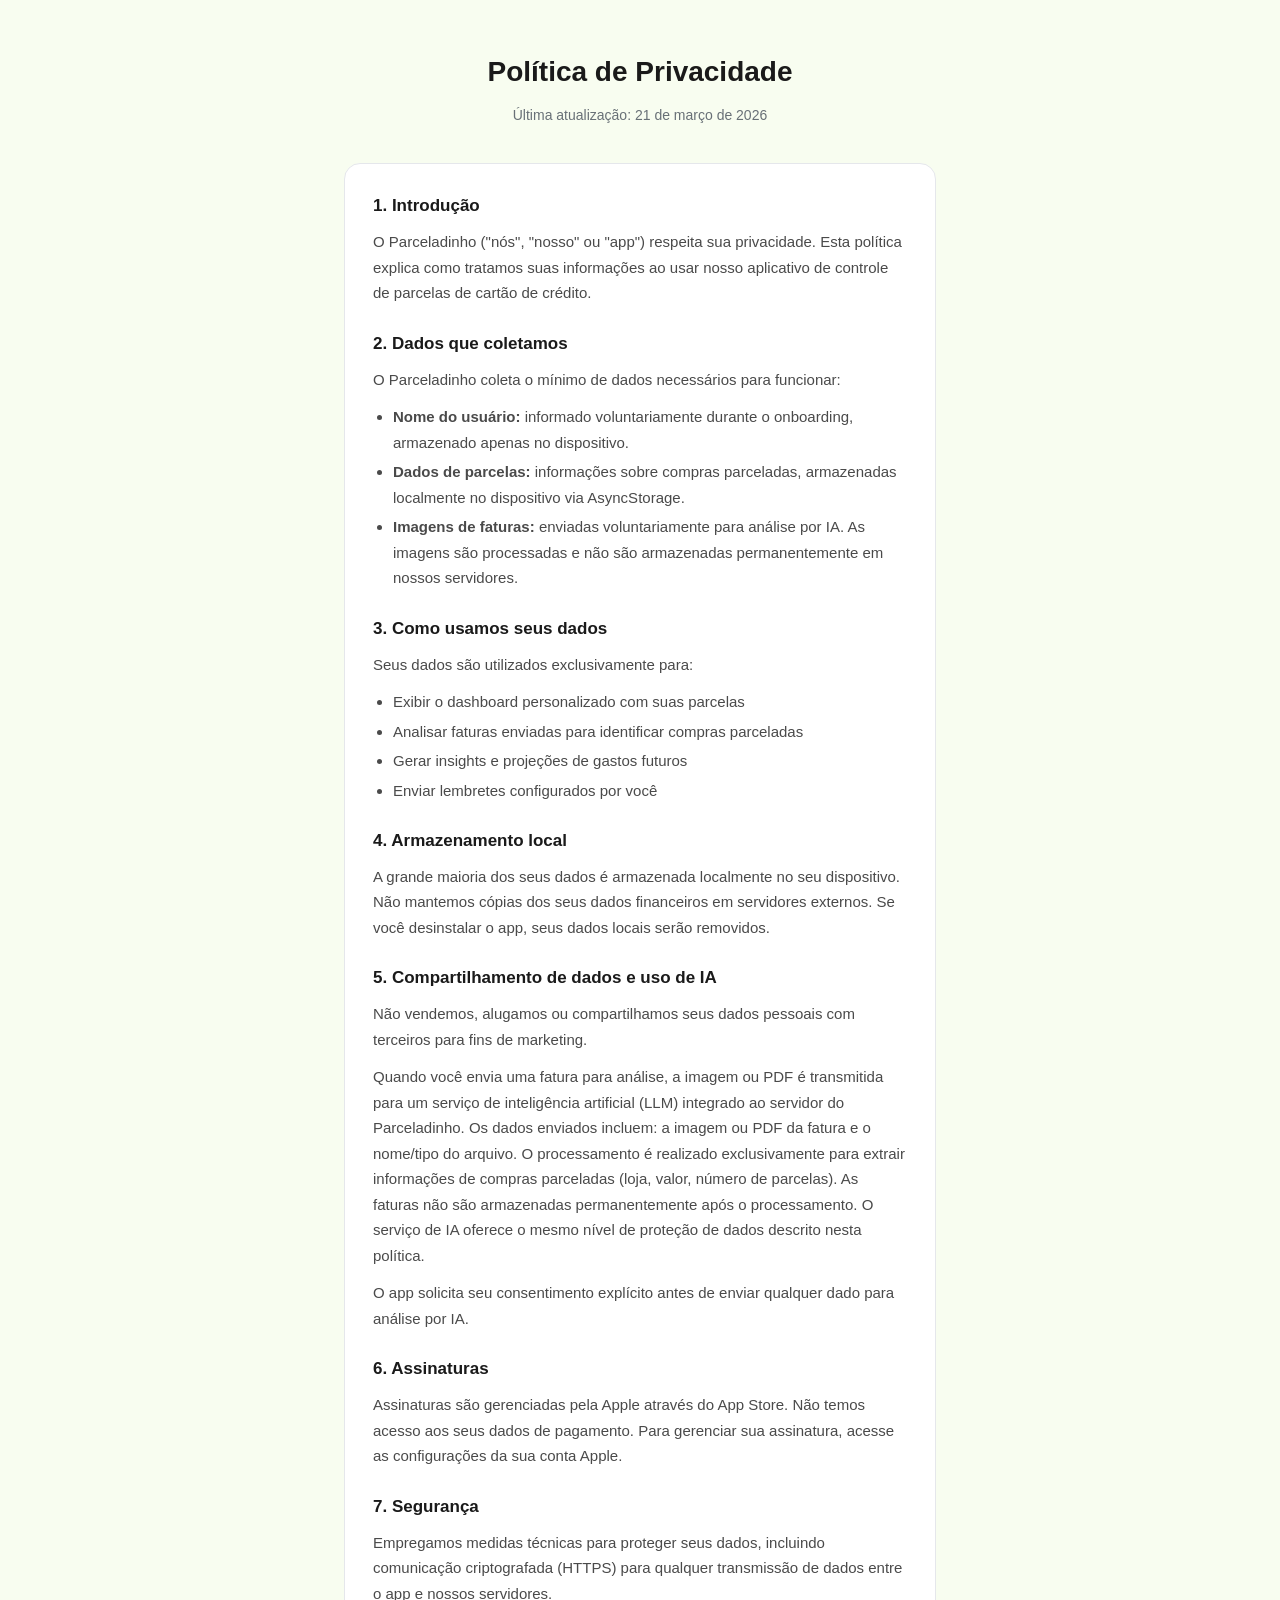
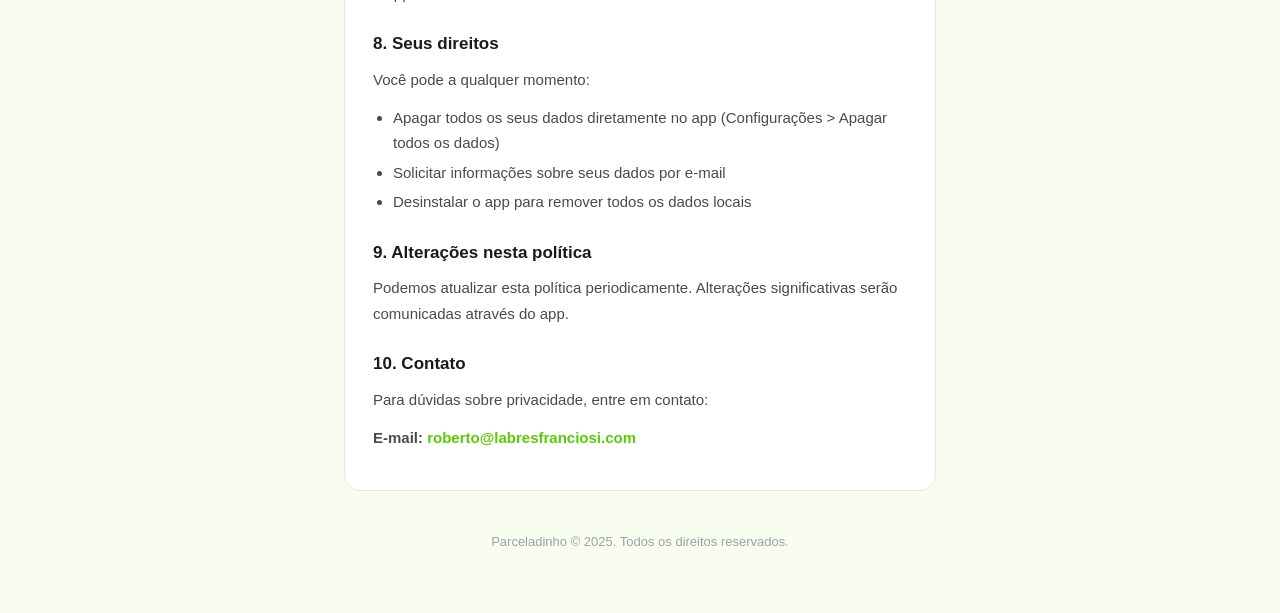
<file: privacidade.html>
<!DOCTYPE html>
<html lang="pt-BR">
<head>
  <meta charset="UTF-8">
  <meta name="viewport" content="width=device-width, initial-scale=1.0">
  <title>Parceladinho — Política de Privacidade</title>
  <style>
    * { margin: 0; padding: 0; box-sizing: border-box; }
    body {
      font-family: -apple-system, BlinkMacSystemFont, 'Segoe UI', Roboto, sans-serif;
      background: #f8fdf0;
      color: #1a1a1a;
      line-height: 1.7;
    }
    .container {
      max-width: 640px;
      margin: 0 auto;
      padding: 48px 24px;
    }
    h1 {
      font-size: 28px;
      font-weight: 700;
      margin-bottom: 8px;
      text-align: center;
    }
    .subtitle {
      text-align: center;
      color: #687076;
      font-size: 14px;
      margin-bottom: 36px;
    }
    .card {
      background: #ffffff;
      border-radius: 16px;
      padding: 28px;
      border: 1px solid #e5e7eb;
    }
    h2 {
      font-size: 17px;
      font-weight: 600;
      margin: 24px 0 8px;
      color: #1a1a1a;
    }
    h2:first-child { margin-top: 0; }
    p {
      color: #4a4a4a;
      font-size: 15px;
      margin-bottom: 12px;
    }
    ul {
      margin: 8px 0 12px 20px;
      color: #4a4a4a;
      font-size: 15px;
    }
    li { margin-bottom: 4px; }
    a { color: #58CC02; text-decoration: none; font-weight: 600; }
    a:hover { text-decoration: underline; }
    .footer {
      text-align: center;
      color: #9ba1a6;
      font-size: 13px;
      margin-top: 40px;
    }
  </style>
</head>
<body>
  <div class="container">
    <h1>Política de Privacidade</h1>
    <p class="subtitle">Última atualização: 21 de março de 2026</p>

    <div class="card">
      <h2>1. Introdução</h2>
      <p>O Parceladinho ("nós", "nosso" ou "app") respeita sua privacidade. Esta política explica como tratamos suas informações ao usar nosso aplicativo de controle de parcelas de cartão de crédito.</p>

      <h2>2. Dados que coletamos</h2>
      <p>O Parceladinho coleta o mínimo de dados necessários para funcionar:</p>
      <ul>
        <li><strong>Nome do usuário:</strong> informado voluntariamente durante o onboarding, armazenado apenas no dispositivo.</li>
        <li><strong>Dados de parcelas:</strong> informações sobre compras parceladas, armazenadas localmente no dispositivo via AsyncStorage.</li>
        <li><strong>Imagens de faturas:</strong> enviadas voluntariamente para análise por IA. As imagens são processadas e não são armazenadas permanentemente em nossos servidores.</li>
      </ul>

      <h2>3. Como usamos seus dados</h2>
      <p>Seus dados são utilizados exclusivamente para:</p>
      <ul>
        <li>Exibir o dashboard personalizado com suas parcelas</li>
        <li>Analisar faturas enviadas para identificar compras parceladas</li>
        <li>Gerar insights e projeções de gastos futuros</li>
        <li>Enviar lembretes configurados por você</li>
      </ul>

      <h2>4. Armazenamento local</h2>
      <p>A grande maioria dos seus dados é armazenada localmente no seu dispositivo. Não mantemos cópias dos seus dados financeiros em servidores externos. Se você desinstalar o app, seus dados locais serão removidos.</p>

      <h2>5. Compartilhamento de dados e uso de IA</h2>
      <p>Não vendemos, alugamos ou compartilhamos seus dados pessoais com terceiros para fins de marketing.</p>
      <p>Quando você envia uma fatura para análise, a imagem ou PDF é transmitida para um serviço de inteligência artificial (LLM) integrado ao servidor do Parceladinho. Os dados enviados incluem: a imagem ou PDF da fatura e o nome/tipo do arquivo. O processamento é realizado exclusivamente para extrair informações de compras parceladas (loja, valor, número de parcelas). As faturas não são armazenadas permanentemente após o processamento. O serviço de IA oferece o mesmo nível de proteção de dados descrito nesta política.</p>
      <p>O app solicita seu consentimento explícito antes de enviar qualquer dado para análise por IA.</p>

      <h2>6. Assinaturas</h2>
      <p>Assinaturas são gerenciadas pela Apple através do App Store. Não temos acesso aos seus dados de pagamento. Para gerenciar sua assinatura, acesse as configurações da sua conta Apple.</p>

      <h2>7. Segurança</h2>
      <p>Empregamos medidas técnicas para proteger seus dados, incluindo comunicação criptografada (HTTPS) para qualquer transmissão de dados entre o app e nossos servidores.</p>

      <h2>8. Seus direitos</h2>
      <p>Você pode a qualquer momento:</p>
      <ul>
        <li>Apagar todos os seus dados diretamente no app (Configurações > Apagar todos os dados)</li>
        <li>Solicitar informações sobre seus dados por e-mail</li>
        <li>Desinstalar o app para remover todos os dados locais</li>
      </ul>

      <h2>9. Alterações nesta política</h2>
      <p>Podemos atualizar esta política periodicamente. Alterações significativas serão comunicadas através do app.</p>

      <h2>10. Contato</h2>
      <p>Para dúvidas sobre privacidade, entre em contato:</p>
      <p><strong>E-mail:</strong> <a href="mailto:roberto@labresfranciosi.com">roberto@labresfranciosi.com</a></p>
    </div>

    <p class="footer">Parceladinho &copy; 2025. Todos os direitos reservados.</p>
  </div>
</body>
</html>
</file>
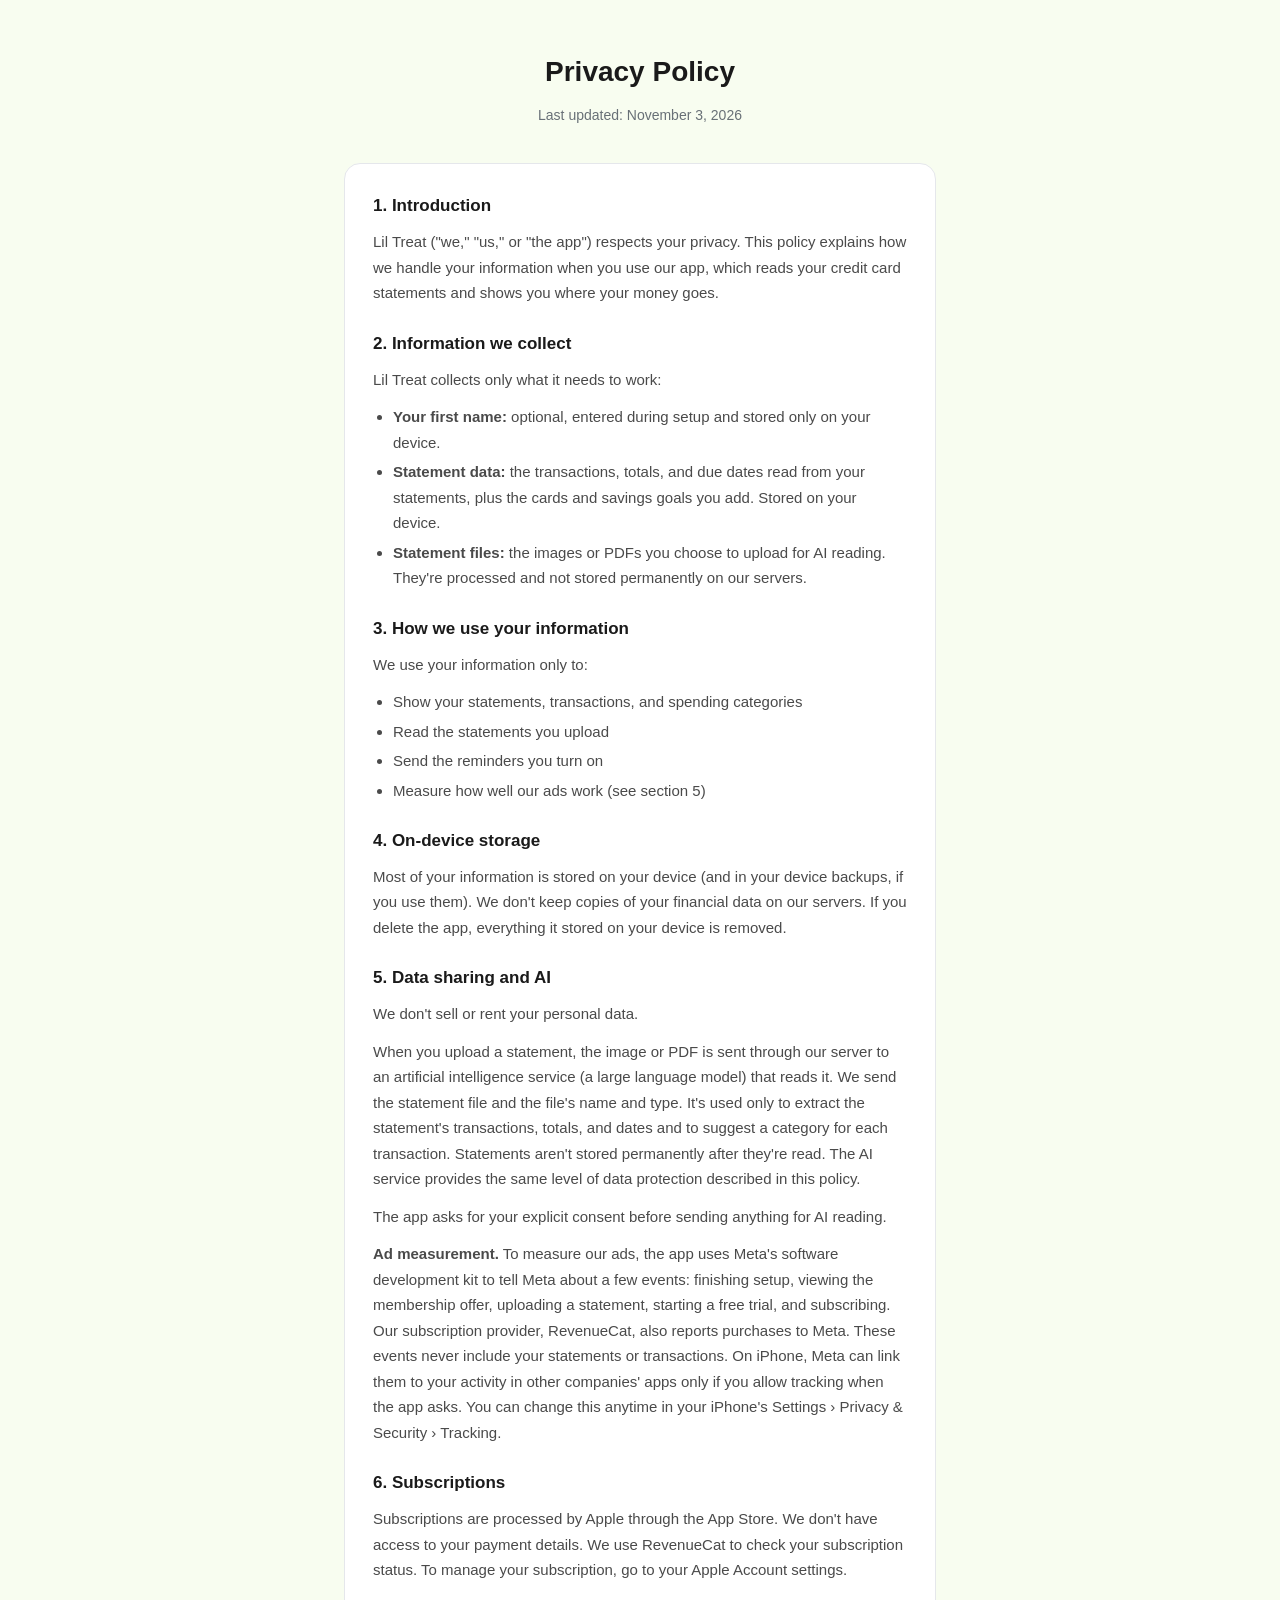
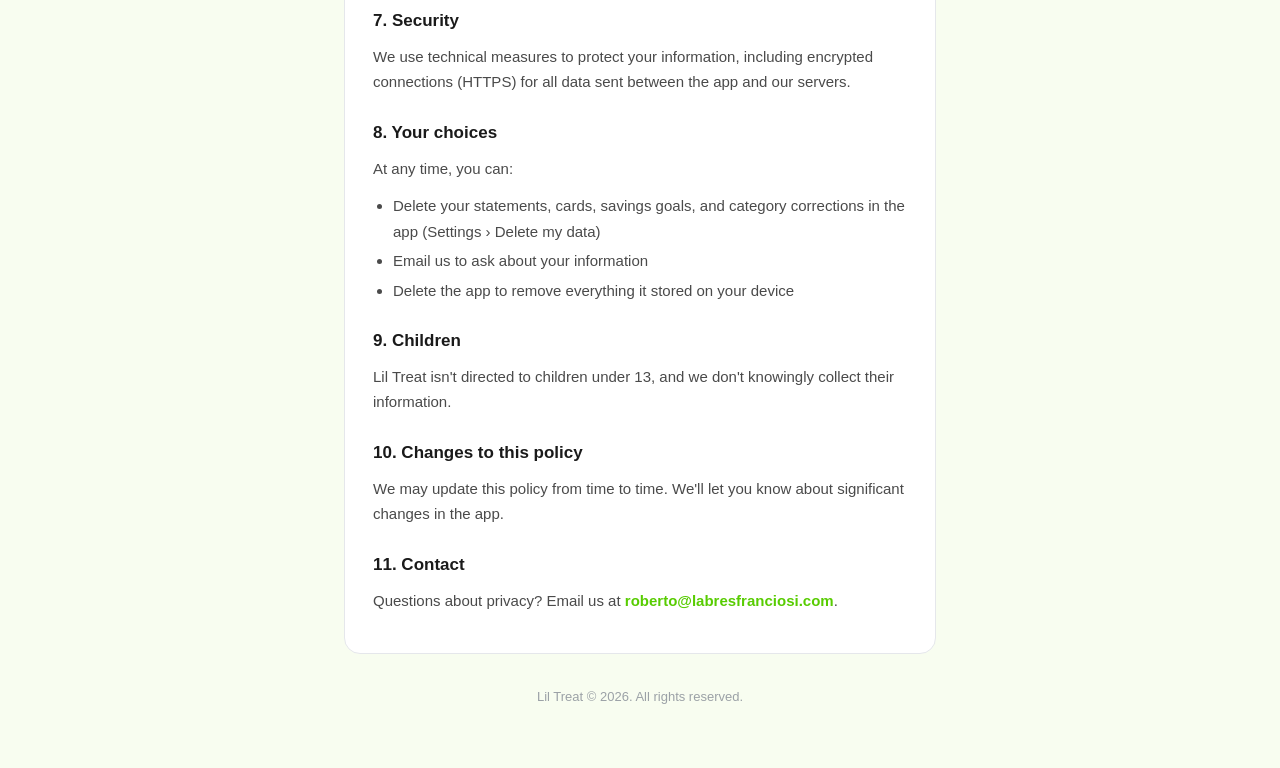
<file: privacy.html>
<!DOCTYPE html>
<html lang="en">
<head>
  <meta charset="UTF-8">
  <meta name="viewport" content="width=device-width, initial-scale=1.0">
  <title>Lil Treat — Privacy Policy</title>
  <style>
    * { margin: 0; padding: 0; box-sizing: border-box; }
    body {
      font-family: -apple-system, BlinkMacSystemFont, 'Segoe UI', Roboto, sans-serif;
      background: #f8fdf0;
      color: #1a1a1a;
      line-height: 1.7;
    }
    .container { max-width: 640px; margin: 0 auto; padding: 48px 24px; }
    h1 { font-size: 28px; font-weight: 700; margin-bottom: 8px; text-align: center; }
    .subtitle { text-align: center; color: #687076; font-size: 14px; margin-bottom: 36px; }
    .card { background: #ffffff; border-radius: 16px; padding: 28px; border: 1px solid #e5e7eb; }
    h2 { font-size: 17px; font-weight: 600; margin: 24px 0 8px; color: #1a1a1a; }
    h2:first-child { margin-top: 0; }
    p { color: #4a4a4a; font-size: 15px; margin-bottom: 12px; }
    ul { margin: 8px 0 12px 20px; color: #4a4a4a; font-size: 15px; }
    li { margin-bottom: 4px; }
    a { color: #58CC02; text-decoration: none; font-weight: 600; }
    a:hover { text-decoration: underline; }
    .footer { text-align: center; color: #9ba1a6; font-size: 13px; margin-top: 32px; }
  </style>
</head>
<body>
  <div class="container">
    <h1>Privacy Policy</h1>
    <p class="subtitle">Last updated: November 3, 2026</p>
    <div class="card">
      <h2>1. Introduction</h2>
      <p>Lil Treat ("we," "us," or "the app") respects your privacy. This policy explains how we handle your information when you use our app, which reads your credit card statements and shows you where your money goes.</p>

      <h2>2. Information we collect</h2>
      <p>Lil Treat collects only what it needs to work:</p>
      <ul>
        <li><strong>Your first name:</strong> optional, entered during setup and stored only on your device.</li>
        <li><strong>Statement data:</strong> the transactions, totals, and due dates read from your statements, plus the cards and savings goals you add. Stored on your device.</li>
        <li><strong>Statement files:</strong> the images or PDFs you choose to upload for AI reading. They're processed and not stored permanently on our servers.</li>
      </ul>

      <h2>3. How we use your information</h2>
      <p>We use your information only to:</p>
      <ul>
        <li>Show your statements, transactions, and spending categories</li>
        <li>Read the statements you upload</li>
        <li>Send the reminders you turn on</li>
        <li>Measure how well our ads work (see section 5)</li>
      </ul>

      <h2>4. On-device storage</h2>
      <p>Most of your information is stored on your device (and in your device backups, if you use them). We don't keep copies of your financial data on our servers. If you delete the app, everything it stored on your device is removed.</p>

      <h2>5. Data sharing and AI</h2>
      <p>We don't sell or rent your personal data.</p>
      <p>When you upload a statement, the image or PDF is sent through our server to an artificial intelligence service (a large language model) that reads it. We send the statement file and the file's name and type. It's used only to extract the statement's transactions, totals, and dates and to suggest a category for each transaction. Statements aren't stored permanently after they're read. The AI service provides the same level of data protection described in this policy.</p>
      <p>The app asks for your explicit consent before sending anything for AI reading.</p>
      <p><strong>Ad measurement.</strong> To measure our ads, the app uses Meta's software development kit to tell Meta about a few events: finishing setup, viewing the membership offer, uploading a statement, starting a free trial, and subscribing. Our subscription provider, RevenueCat, also reports purchases to Meta. These events never include your statements or transactions. On iPhone, Meta can link them to your activity in other companies' apps only if you allow tracking when the app asks. You can change this anytime in your iPhone's Settings › Privacy &amp; Security › Tracking.</p>

      <h2>6. Subscriptions</h2>
      <p>Subscriptions are processed by Apple through the App Store. We don't have access to your payment details. We use RevenueCat to check your subscription status. To manage your subscription, go to your Apple Account settings.</p>

      <h2>7. Security</h2>
      <p>We use technical measures to protect your information, including encrypted connections (HTTPS) for all data sent between the app and our servers.</p>

      <h2>8. Your choices</h2>
      <p>At any time, you can:</p>
      <ul>
        <li>Delete your statements, cards, savings goals, and category corrections in the app (Settings › Delete my data)</li>
        <li>Email us to ask about your information</li>
        <li>Delete the app to remove everything it stored on your device</li>
      </ul>

      <h2>9. Children</h2>
      <p>Lil Treat isn't directed to children under 13, and we don't knowingly collect their information.</p>

      <h2>10. Changes to this policy</h2>
      <p>We may update this policy from time to time. We'll let you know about significant changes in the app.</p>

      <h2>11. Contact</h2>
      <p>Questions about privacy? Email us at <a href="mailto:roberto@labresfranciosi.com">roberto@labresfranciosi.com</a>.</p>
    </div>
    <p class="footer">Lil Treat © 2026. All rights reserved.</p>
  </div>
</body>
</html>
</file>
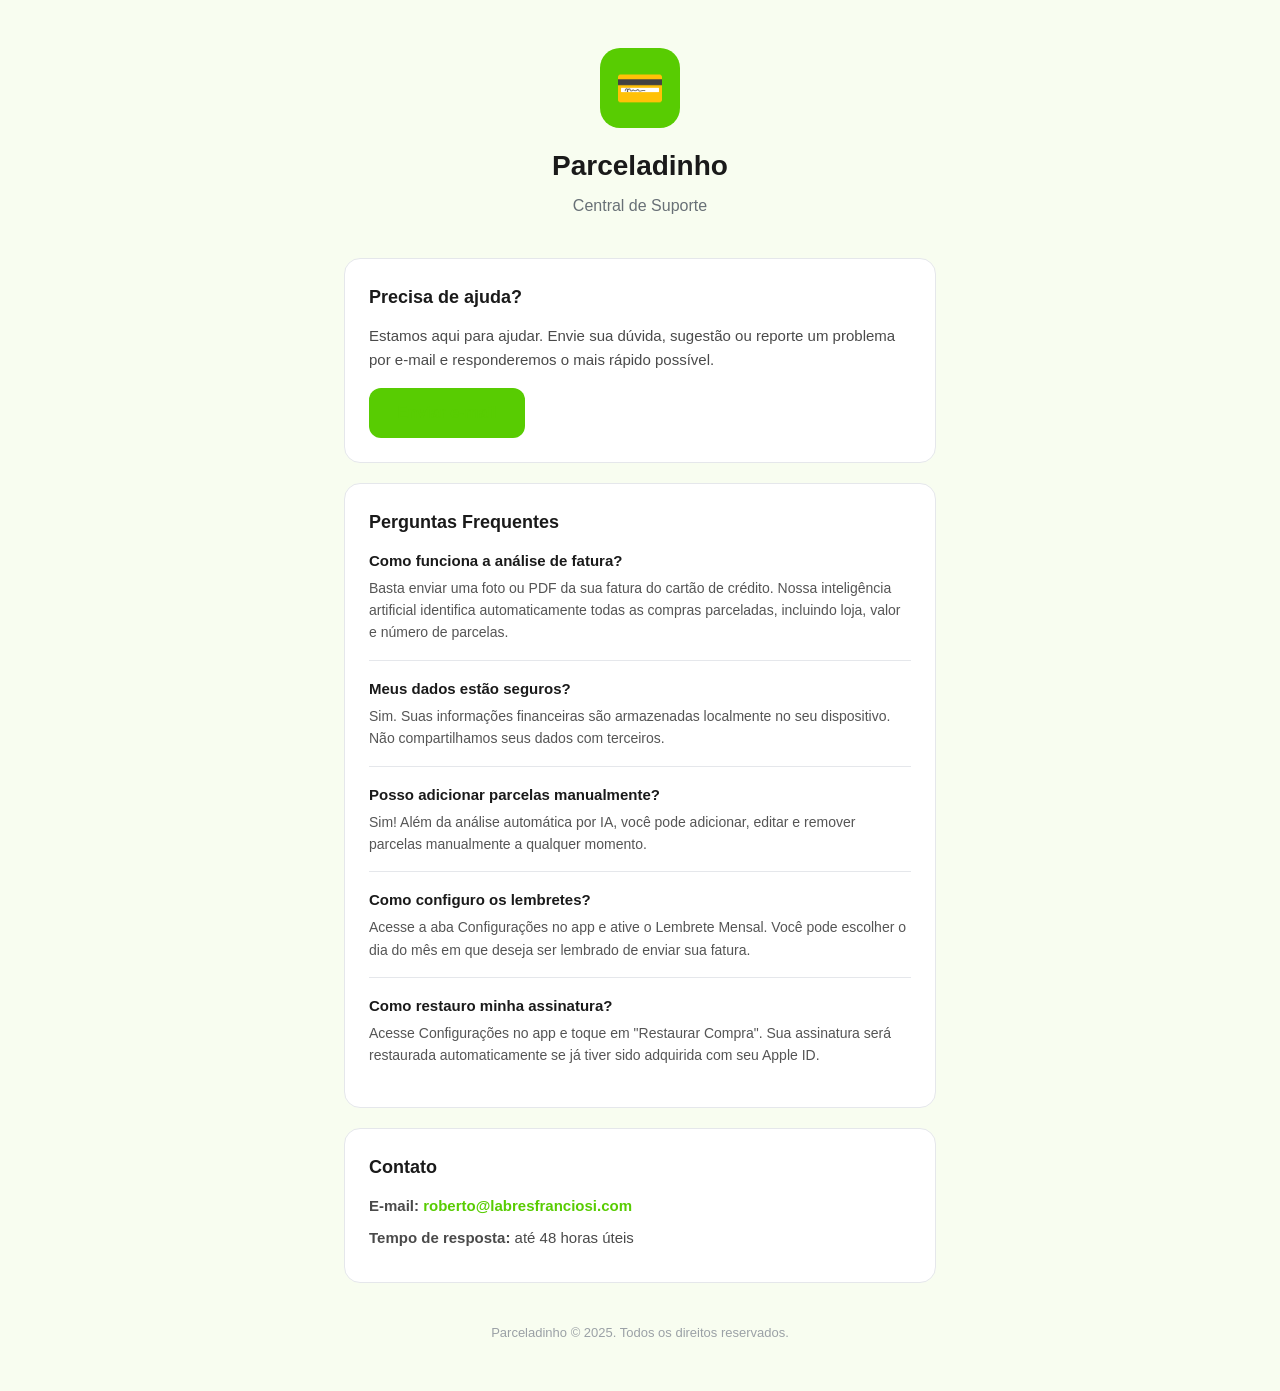
<file: suporte.html>
<!DOCTYPE html>
<html lang="pt-BR">
<head>
  <meta charset="UTF-8">
  <meta name="viewport" content="width=device-width, initial-scale=1.0">
  <title>Parceladinho — Suporte</title>
  <style>
    * { margin: 0; padding: 0; box-sizing: border-box; }
    body {
      font-family: -apple-system, BlinkMacSystemFont, 'Segoe UI', Roboto, sans-serif;
      background: #f8fdf0;
      color: #1a1a1a;
      line-height: 1.6;
    }
    .container {
      max-width: 640px;
      margin: 0 auto;
      padding: 48px 24px;
    }
    .logo {
      width: 80px;
      height: 80px;
      background: #58CC02;
      border-radius: 20px;
      display: flex;
      align-items: center;
      justify-content: center;
      margin: 0 auto 16px;
      font-size: 40px;
    }
    h1 {
      text-align: center;
      font-size: 28px;
      font-weight: 700;
      margin-bottom: 4px;
    }
    .subtitle {
      text-align: center;
      color: #687076;
      font-size: 16px;
      margin-bottom: 40px;
    }
    .card {
      background: #ffffff;
      border-radius: 16px;
      padding: 24px;
      margin-bottom: 20px;
      border: 1px solid #e5e7eb;
    }
    .card h2 {
      font-size: 18px;
      font-weight: 600;
      margin-bottom: 12px;
      color: #1a1a1a;
    }
    .card p {
      color: #4a4a4a;
      font-size: 15px;
      margin-bottom: 8px;
    }
    .card a {
      color: #58CC02;
      text-decoration: none;
      font-weight: 600;
    }
    .card a:hover {
      text-decoration: underline;
    }
    .email-btn {
      display: inline-block;
      background: #58CC02;
      color: #fff;
      padding: 12px 28px;
      border-radius: 12px;
      text-decoration: none;
      font-weight: 600;
      font-size: 16px;
      margin-top: 8px;
      transition: background 0.2s;
    }
    .email-btn:hover {
      background: #4CAF00;
      color: #fff;
      text-decoration: none;
    }
    .faq-item {
      margin-bottom: 16px;
    }
    .faq-item h3 {
      font-size: 15px;
      font-weight: 600;
      margin-bottom: 4px;
      color: #1a1a1a;
    }
    .faq-item p {
      font-size: 14px;
      color: #555;
      margin-bottom: 0;
    }
    .divider {
      height: 1px;
      background: #e5e7eb;
      margin: 16px 0;
    }
    .footer {
      text-align: center;
      color: #9ba1a6;
      font-size: 13px;
      margin-top: 40px;
    }
  </style>
</head>
<body>
  <div class="container">
    <div class="logo">💳</div>
    <h1>Parceladinho</h1>
    <p class="subtitle">Central de Suporte</p>

    <div class="card">
      <h2>Precisa de ajuda?</h2>
      <p>Estamos aqui para ajudar. Envie sua dúvida, sugestão ou reporte um problema por e-mail e responderemos o mais rápido possível.</p>
      <a href="mailto:roberto@labresfranciosi.com?subject=Suporte%20Parceladinho" class="email-btn">Enviar e-mail</a>
    </div>

    <div class="card">
      <h2>Perguntas Frequentes</h2>

      <div class="faq-item">
        <h3>Como funciona a análise de fatura?</h3>
        <p>Basta enviar uma foto ou PDF da sua fatura do cartão de crédito. Nossa inteligência artificial identifica automaticamente todas as compras parceladas, incluindo loja, valor e número de parcelas.</p>
      </div>
      <div class="divider"></div>

      <div class="faq-item">
        <h3>Meus dados estão seguros?</h3>
        <p>Sim. Suas informações financeiras são armazenadas localmente no seu dispositivo. Não compartilhamos seus dados com terceiros.</p>
      </div>
      <div class="divider"></div>

      <div class="faq-item">
        <h3>Posso adicionar parcelas manualmente?</h3>
        <p>Sim! Além da análise automática por IA, você pode adicionar, editar e remover parcelas manualmente a qualquer momento.</p>
      </div>
      <div class="divider"></div>

      <div class="faq-item">
        <h3>Como configuro os lembretes?</h3>
        <p>Acesse a aba Configurações no app e ative o Lembrete Mensal. Você pode escolher o dia do mês em que deseja ser lembrado de enviar sua fatura.</p>
      </div>
      <div class="divider"></div>

      <div class="faq-item">
        <h3>Como restauro minha assinatura?</h3>
        <p>Acesse Configurações no app e toque em "Restaurar Compra". Sua assinatura será restaurada automaticamente se já tiver sido adquirida com seu Apple ID.</p>
      </div>
    </div>

    <div class="card">
      <h2>Contato</h2>
      <p><strong>E-mail:</strong> <a href="mailto:roberto@labresfranciosi.com">roberto@labresfranciosi.com</a></p>
      <p><strong>Tempo de resposta:</strong> até 48 horas úteis</p>
    </div>

    <p class="footer">Parceladinho &copy; 2025. Todos os direitos reservados.</p>
  </div>
</body>
</html>
</file>
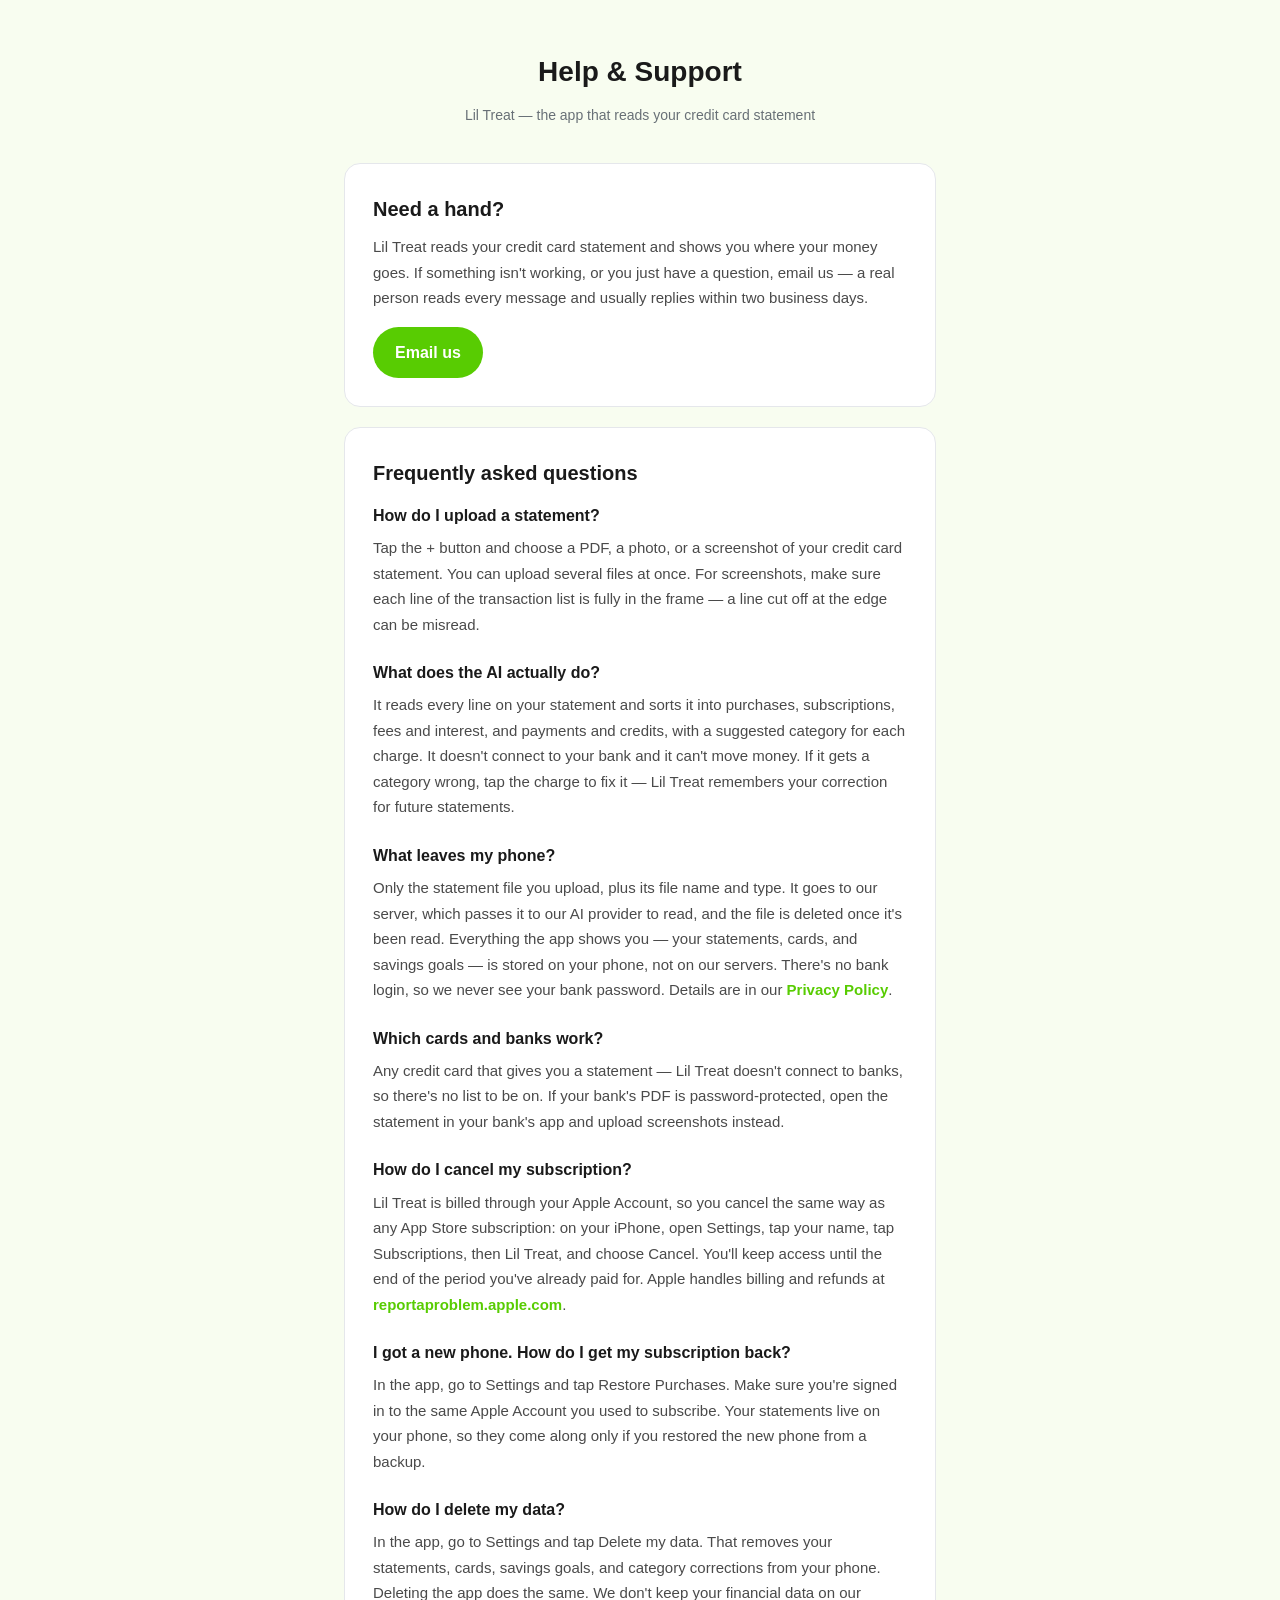
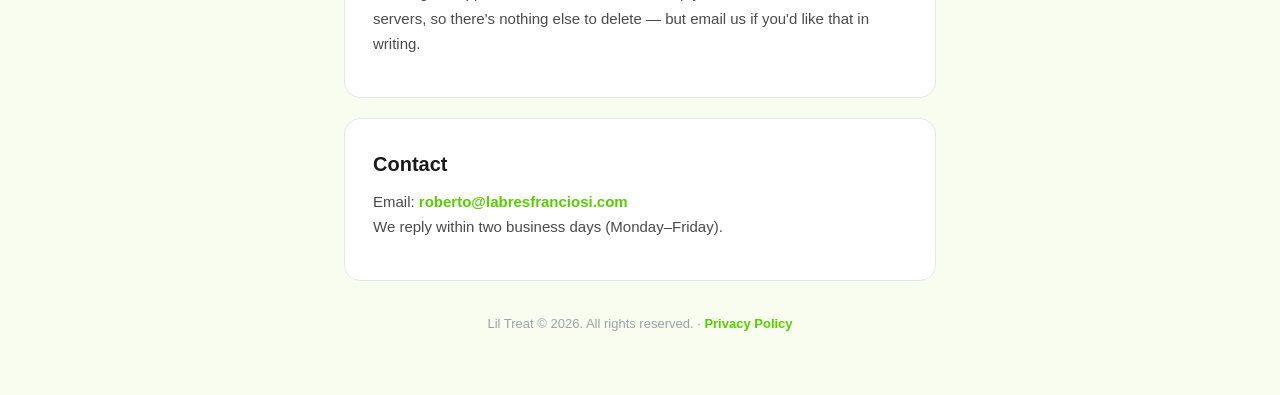
<file: support.html>
<!DOCTYPE html>
<html lang="en">
<head>
  <meta charset="UTF-8">
  <meta name="viewport" content="width=device-width, initial-scale=1.0">
  <title>Lil Treat — Help & Support</title>
  <style>
    * { margin: 0; padding: 0; box-sizing: border-box; }
    body {
      font-family: -apple-system, BlinkMacSystemFont, 'Segoe UI', Roboto, sans-serif;
      background: #f8fdf0;
      color: #1a1a1a;
      line-height: 1.7;
    }
    .container { max-width: 640px; margin: 0 auto; padding: 48px 24px; }
    h1 { font-size: 28px; font-weight: 700; margin-bottom: 8px; text-align: center; }
    .subtitle { text-align: center; color: #687076; font-size: 14px; margin-bottom: 36px; }
    .card { background: #ffffff; border-radius: 16px; padding: 28px; border: 1px solid #e5e7eb; margin-bottom: 20px; }
    h2 { font-size: 20px; font-weight: 700; margin-bottom: 8px; color: #1a1a1a; }
    h3 { font-size: 16px; font-weight: 600; margin: 22px 0 6px; color: #1a1a1a; }
    h2 + h3 { margin-top: 12px; }
    p { color: #4a4a4a; font-size: 15px; margin-bottom: 12px; }
    a { color: #58CC02; text-decoration: none; font-weight: 600; }
    a:hover { text-decoration: underline; }
    .button { display: inline-block; background: #58CC02; color: #ffffff; padding: 12px 22px; border-radius: 999px; font-weight: 700; margin-top: 4px; }
    .button:hover { text-decoration: none; opacity: 0.92; }
    .footer { text-align: center; color: #9ba1a6; font-size: 13px; margin-top: 32px; }
  </style>
</head>
<body>
  <div class="container">
    <h1>Help &amp; Support</h1>
    <p class="subtitle">Lil Treat — the app that reads your credit card statement</p>

    <div class="card">
      <h2>Need a hand?</h2>
      <p>Lil Treat reads your credit card statement and shows you where your money goes. If something isn't working, or you just have a question, email us — a real person reads every message and usually replies within two business days.</p>
      <a class="button" href="mailto:roberto@labresfranciosi.com?subject=Lil%20Treat%20support">Email us</a>
    </div>

    <div class="card">
      <h2>Frequently asked questions</h2>

      <h3>How do I upload a statement?</h3>
      <p>Tap the + button and choose a PDF, a photo, or a screenshot of your credit card statement. You can upload several files at once. For screenshots, make sure each line of the transaction list is fully in the frame — a line cut off at the edge can be misread.</p>

      <h3>What does the AI actually do?</h3>
      <p>It reads every line on your statement and sorts it into purchases, subscriptions, fees and interest, and payments and credits, with a suggested category for each charge. It doesn't connect to your bank and it can't move money. If it gets a category wrong, tap the charge to fix it — Lil Treat remembers your correction for future statements.</p>

      <h3>What leaves my phone?</h3>
      <p>Only the statement file you upload, plus its file name and type. It goes to our server, which passes it to our AI provider to read, and the file is deleted once it's been read. Everything the app shows you — your statements, cards, and savings goals — is stored on your phone, not on our servers. There's no bank login, so we never see your bank password. Details are in our <a href="privacy.html">Privacy Policy</a>.</p>

      <h3>Which cards and banks work?</h3>
      <p>Any credit card that gives you a statement — Lil Treat doesn't connect to banks, so there's no list to be on. If your bank's PDF is password-protected, open the statement in your bank's app and upload screenshots instead.</p>

      <h3>How do I cancel my subscription?</h3>
      <p>Lil Treat is billed through your Apple Account, so you cancel the same way as any App Store subscription: on your iPhone, open Settings, tap your name, tap Subscriptions, then Lil Treat, and choose Cancel. You'll keep access until the end of the period you've already paid for. Apple handles billing and refunds at <a href="https://reportaproblem.apple.com">reportaproblem.apple.com</a>.</p>

      <h3>I got a new phone. How do I get my subscription back?</h3>
      <p>In the app, go to Settings and tap Restore Purchases. Make sure you're signed in to the same Apple Account you used to subscribe. Your statements live on your phone, so they come along only if you restored the new phone from a backup.</p>

      <h3>How do I delete my data?</h3>
      <p>In the app, go to Settings and tap Delete my data. That removes your statements, cards, savings goals, and category corrections from your phone. Deleting the app does the same. We don't keep your financial data on our servers, so there's nothing else to delete — but email us if you'd like that in writing.</p>
    </div>

    <div class="card">
      <h2>Contact</h2>
      <p>Email: <a href="mailto:roberto@labresfranciosi.com">roberto@labresfranciosi.com</a><br>We reply within two business days (Monday–Friday).</p>
    </div>

    <p class="footer">Lil Treat © 2026. All rights reserved. · <a href="privacy.html">Privacy Policy</a></p>
  </div>
</body>
</html>
</file>
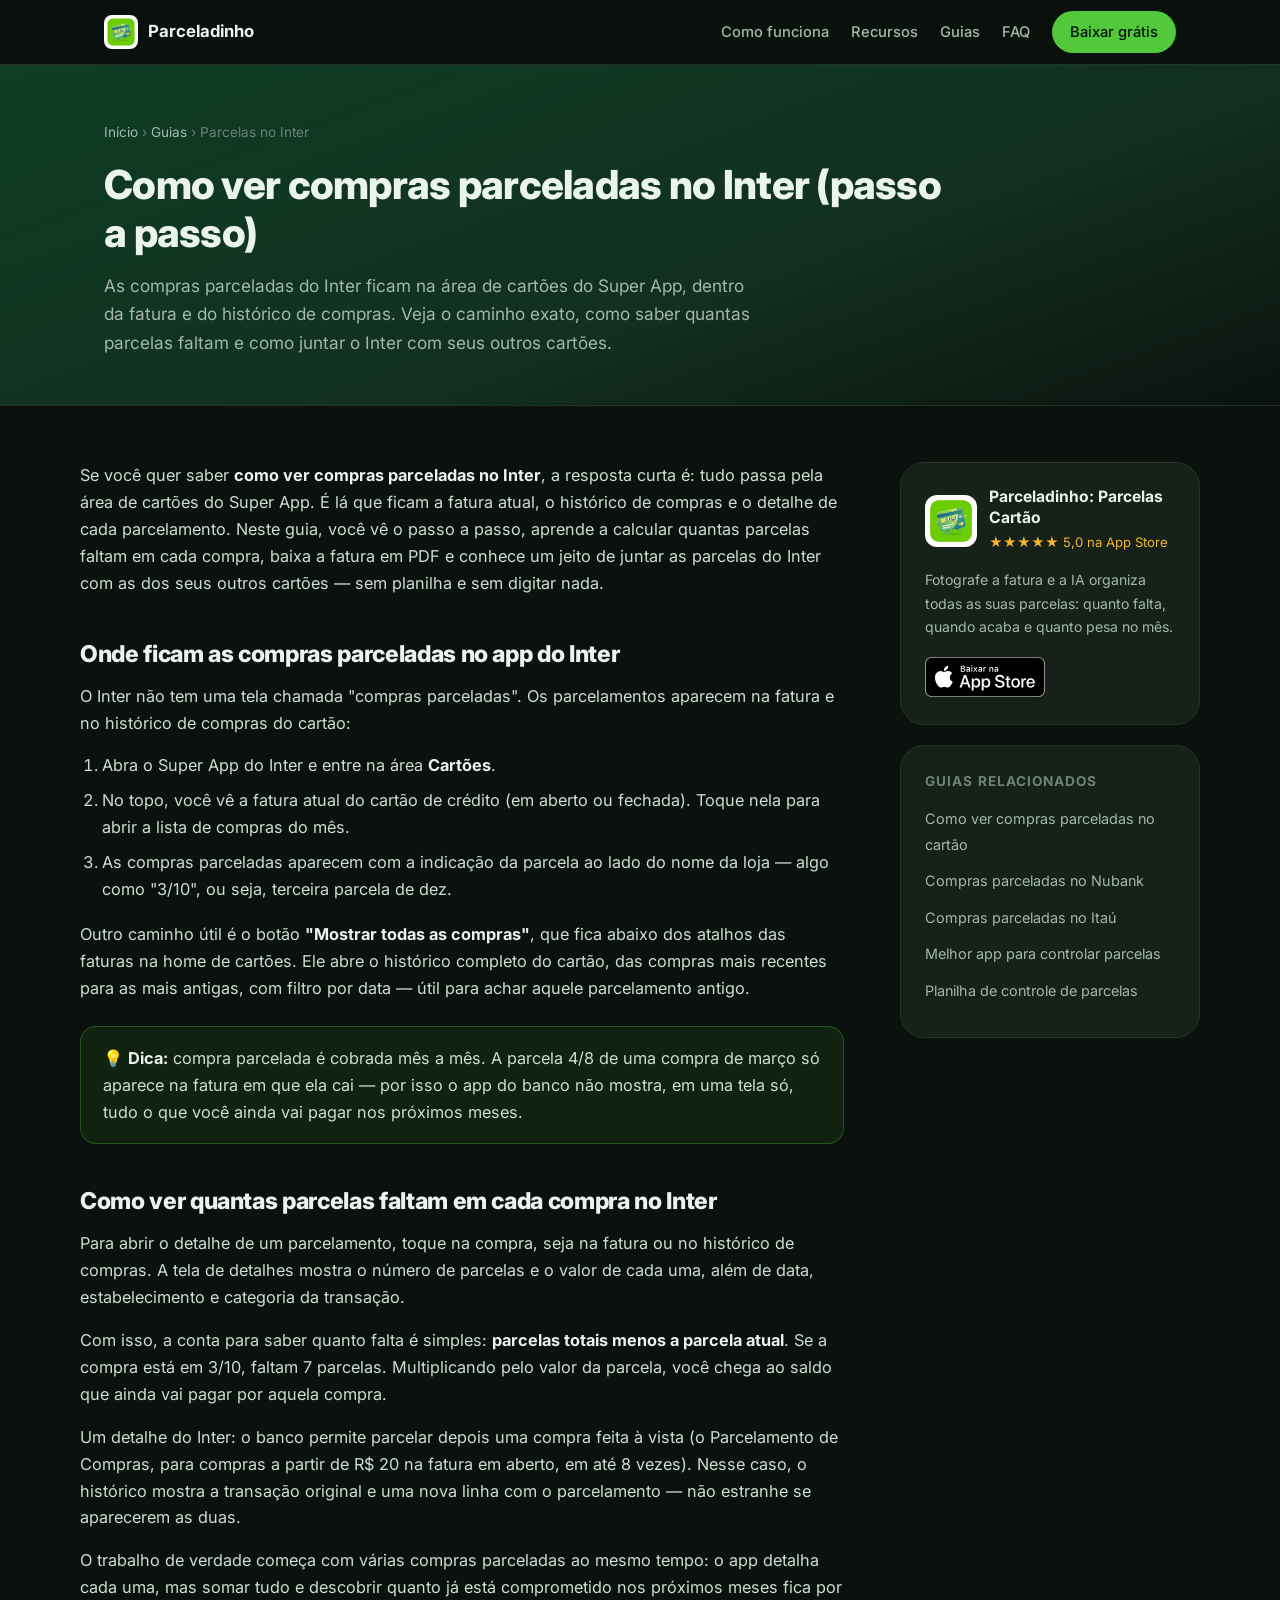
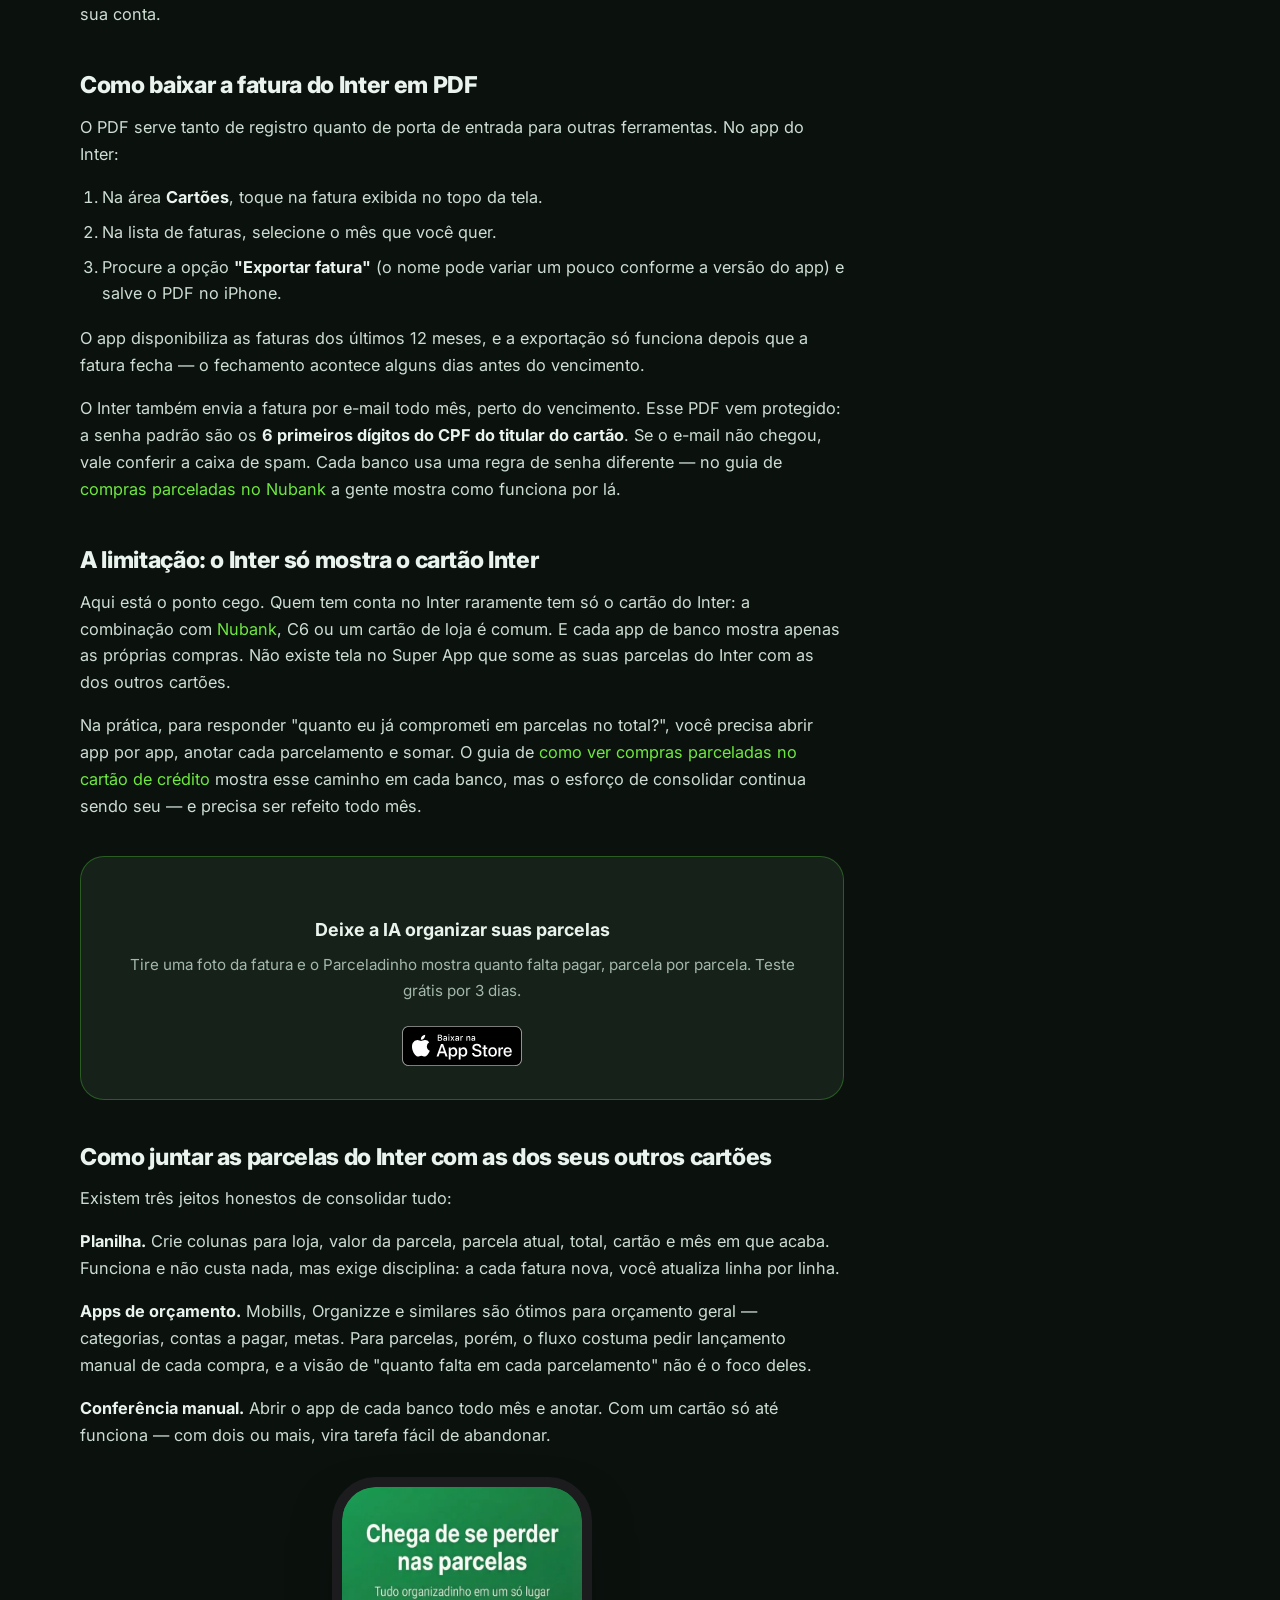
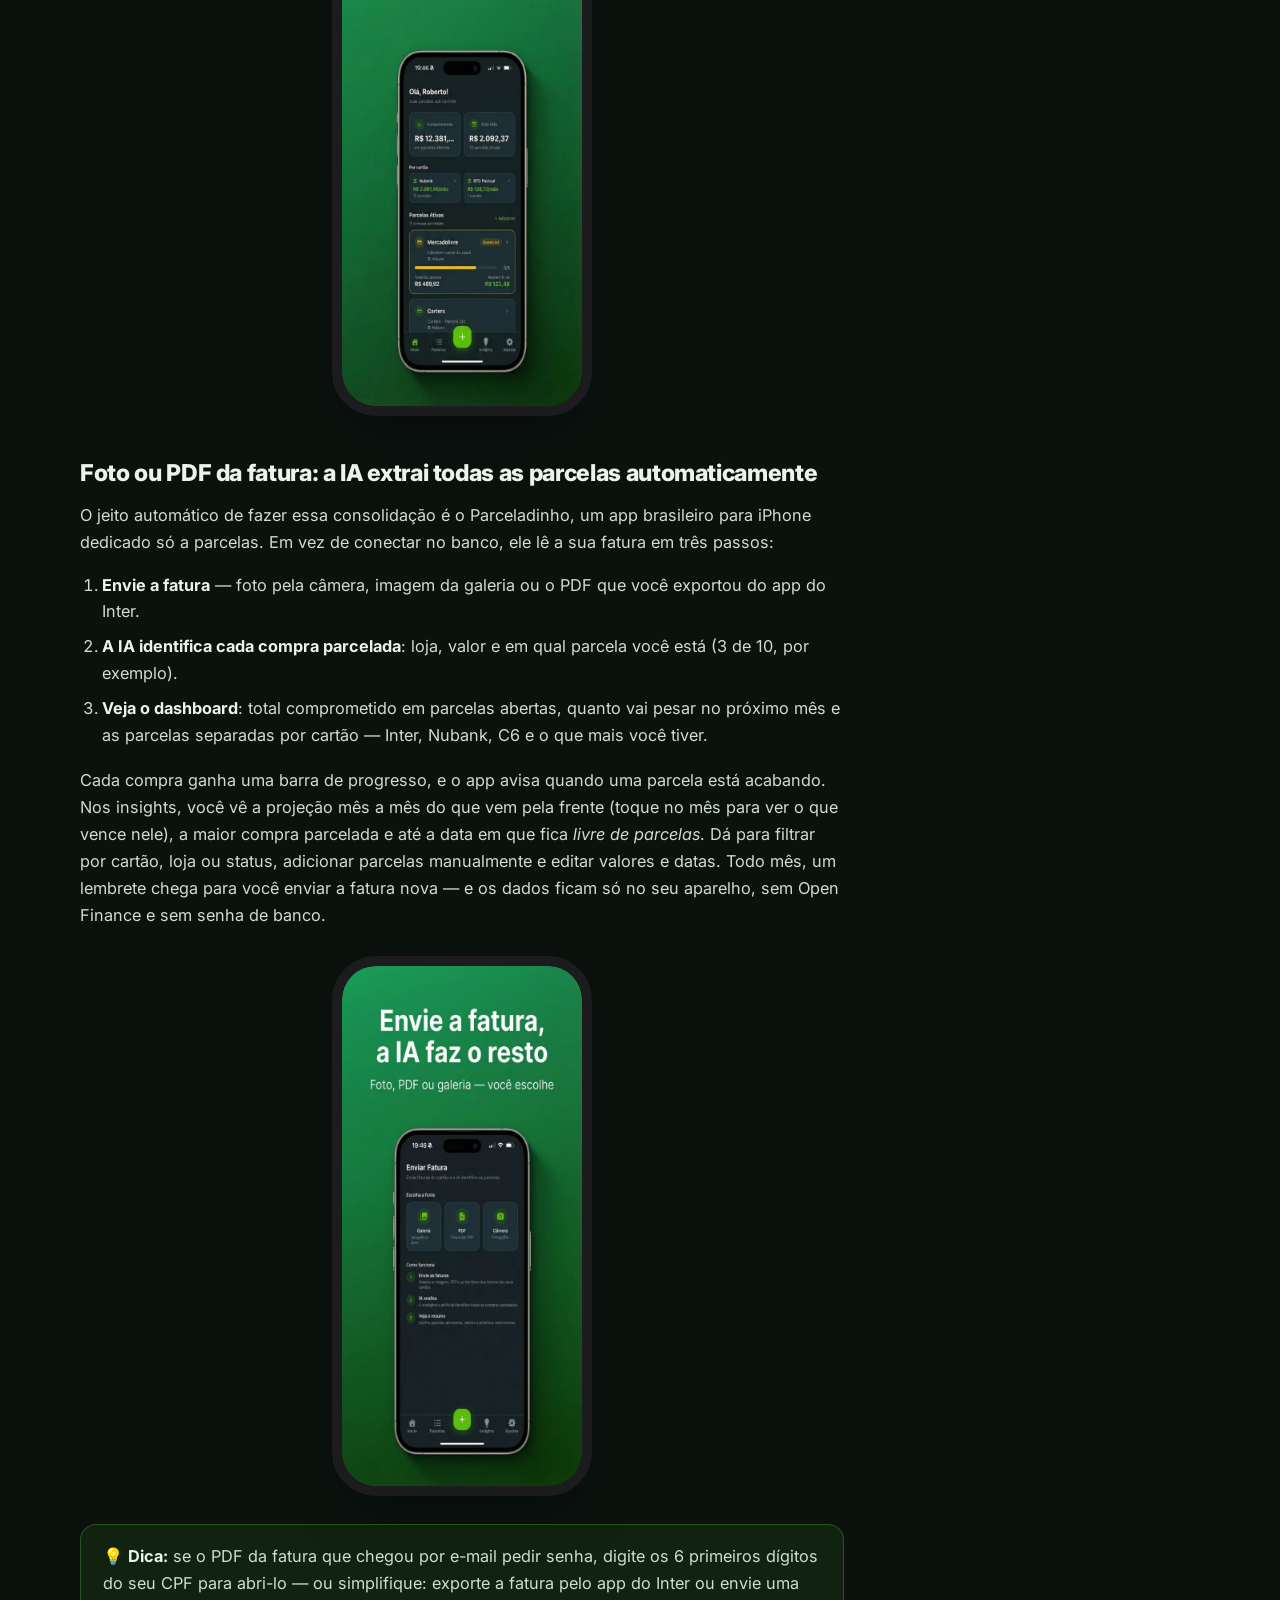
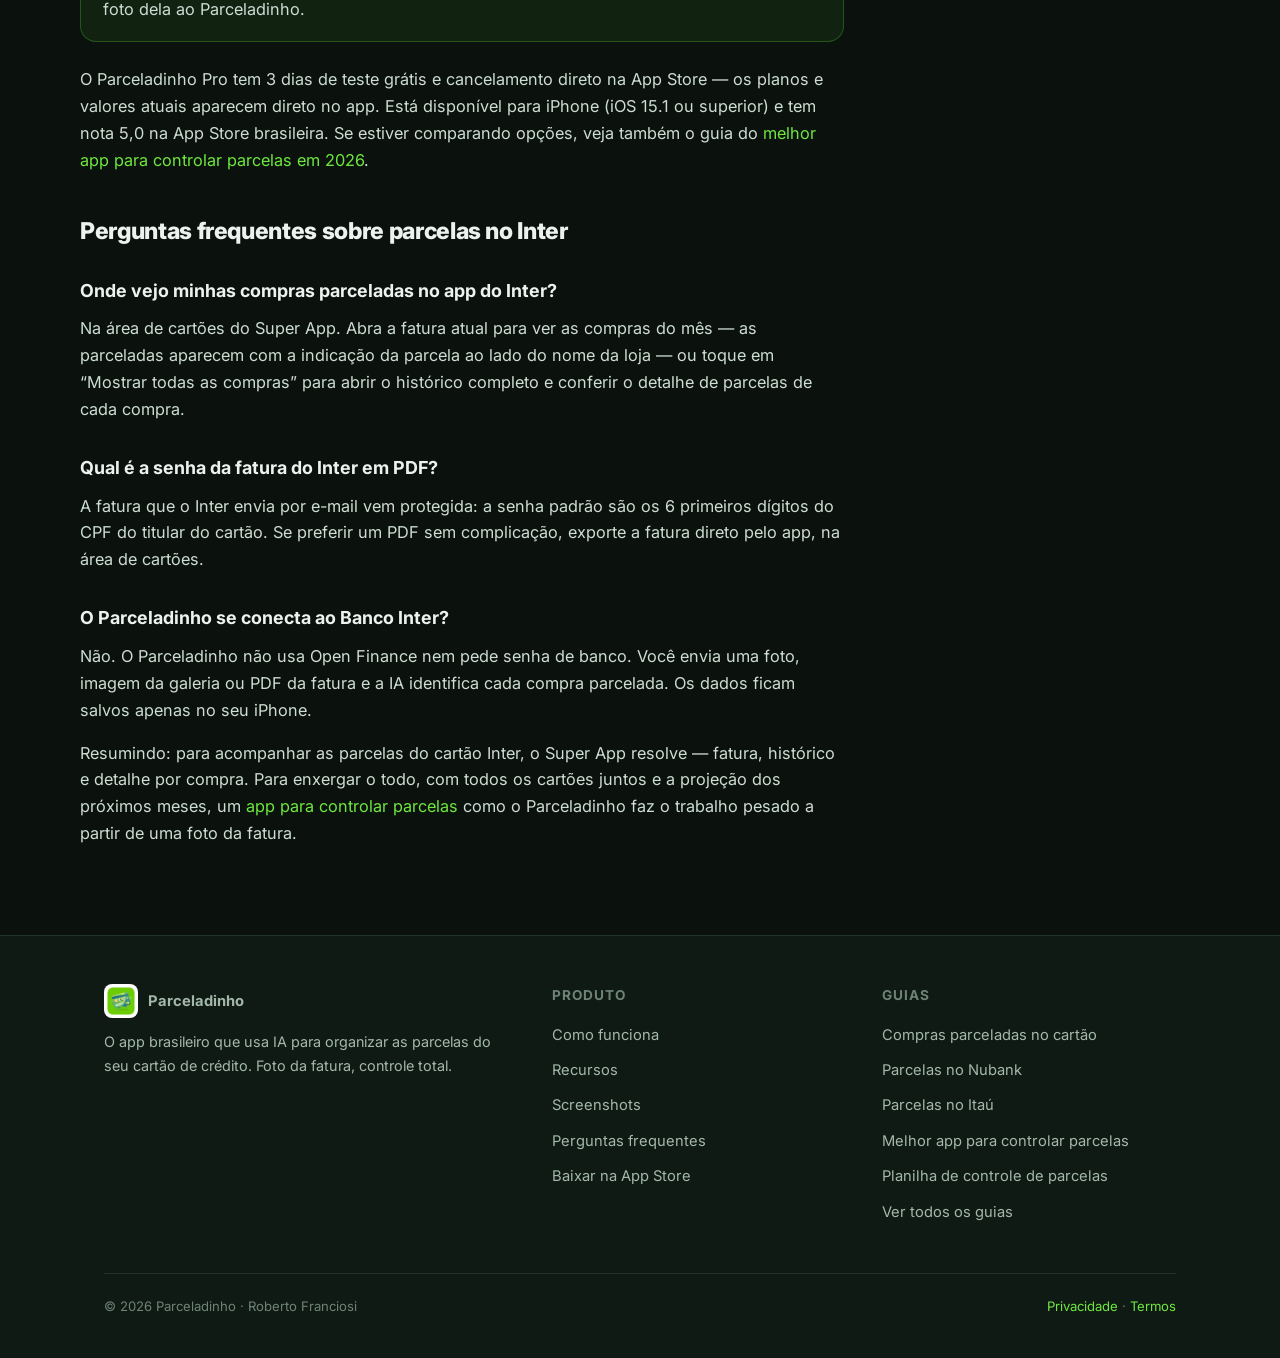
<file: guias/como-ver-compras-parceladas-inter.html>
<!DOCTYPE html>
<html lang="pt-BR">
<head>
  <meta charset="UTF-8">
  <meta name="viewport" content="width=device-width, initial-scale=1.0">
  <title>Como Ver Compras Parceladas no Inter (Passo a Passo)</title>
  <meta name="description" content="Veja como encontrar suas compras parceladas no app do Inter, quantas parcelas faltam em cada uma e como juntar todos os seus cartões com uma foto da fatura.">
  <link rel="canonical" href="https://parceladinho.github.io/parceladinho/guias/como-ver-compras-parceladas-inter.html">
  <meta property="og:type" content="article">
  <meta property="og:title" content="Como Ver Compras Parceladas no Inter (Passo a Passo)">
  <meta property="og:description" content="Veja como encontrar suas compras parceladas no app do Inter, quantas parcelas faltam em cada uma e como juntar todos os seus cartões com uma foto da fatura.">
  <meta property="og:url" content="https://parceladinho.github.io/parceladinho/guias/como-ver-compras-parceladas-inter.html">
  <meta property="og:image" content="https://parceladinho.github.io/parceladinho/assets/app-icon-1024.png">
  <meta property="og:locale" content="pt_BR">
  <meta property="og:site_name" content="Parceladinho">
  <meta name="twitter:card" content="summary_large_image">
  <link rel="icon" type="image/png" sizes="180x180" href="../assets/app-icon-180.png">
  <link rel="apple-touch-icon" href="../assets/app-icon-180.png">
  <link rel="preconnect" href="https://fonts.googleapis.com">
  <link rel="preconnect" href="https://fonts.gstatic.com" crossorigin>
  <link href="https://fonts.googleapis.com/css2?family=Inter:wght@400;500;600;700;800&display=swap" rel="stylesheet">
  <link rel="stylesheet" href="../assets/style.css">
  <script type="application/ld+json">
  {
    "@context": "https://schema.org",
    "@graph": [
      {
        "@type": "Article",
        "headline": "Como ver compras parceladas no Inter (passo a passo)",
        "description": "Veja como encontrar suas compras parceladas no app do Inter, quantas parcelas faltam em cada uma e como juntar todos os seus cartões com uma foto da fatura.",
        "inLanguage": "pt-BR",
        "image": "https://parceladinho.github.io/parceladinho/assets/app-icon-1024.png",
        "author": { "@type": "Organization", "name": "Parceladinho" },
        "publisher": { "@type": "Organization", "name": "Parceladinho", "logo": { "@type": "ImageObject", "url": "https://parceladinho.github.io/parceladinho/assets/app-icon-512.png" } },
        "mainEntityOfPage": "https://parceladinho.github.io/parceladinho/guias/como-ver-compras-parceladas-inter.html"
      },
      {
        "@type": "BreadcrumbList",
        "itemListElement": [
          { "@type": "ListItem", "position": 1, "name": "Início", "item": "https://parceladinho.github.io/parceladinho/" },
          { "@type": "ListItem", "position": 2, "name": "Guias", "item": "https://parceladinho.github.io/parceladinho/#guias" },
          { "@type": "ListItem", "position": 3, "name": "Como ver compras parceladas no Inter (passo a passo)" }
        ]
      },
      {
        "@type": "FAQPage",
        "mainEntity": [
          {
            "@type": "Question",
            "name": "Onde vejo minhas compras parceladas no app do Inter?",
            "acceptedAnswer": { "@type": "Answer", "text": "Na área de cartões do Super App. Abra a fatura atual para ver as compras do mês — as parceladas aparecem com a indicação da parcela ao lado do nome da loja — ou toque em “Mostrar todas as compras” para abrir o histórico completo e conferir o detalhe de parcelas de cada compra." }
          },
          {
            "@type": "Question",
            "name": "Qual é a senha da fatura do Inter em PDF?",
            "acceptedAnswer": { "@type": "Answer", "text": "A fatura que o Inter envia por e-mail vem protegida: a senha padrão são os 6 primeiros dígitos do CPF do titular do cartão. Se preferir um PDF sem complicação, exporte a fatura direto pelo app, na área de cartões." }
          },
          {
            "@type": "Question",
            "name": "O Parceladinho se conecta ao Banco Inter?",
            "acceptedAnswer": { "@type": "Answer", "text": "Não. O Parceladinho não usa Open Finance nem pede senha de banco. Você envia uma foto, imagem da galeria ou PDF da fatura e a IA identifica cada compra parcelada. Os dados ficam salvos apenas no seu iPhone." }
          }
        ]
      },
      {
        "@type": "HowTo",
        "name": "Como importar a fatura do Inter no Parceladinho",
        "description": "Três passos para transformar a fatura do cartão Inter em um dashboard de parcelas.",
        "step": [
          {
            "@type": "HowToStep",
            "name": "Envie a fatura",
            "text": "Abra o Parceladinho e envie uma foto da fatura do Inter, uma imagem da galeria ou o PDF exportado do app do banco."
          },
          {
            "@type": "HowToStep",
            "name": "A IA identifica as parcelas",
            "text": "A inteligência artificial lê a fatura e identifica cada compra parcelada: loja, valor e parcela atual de quantas no total."
          },
          {
            "@type": "HowToStep",
            "name": "Veja o dashboard",
            "text": "Confira o total comprometido em parcelas abertas, quanto você paga no próximo mês e quando cada parcelamento termina."
          }
        ]
      }
    ]
  }
  </script>
</head>
<body>

  <header class="site-header">
    <div class="container">
      <a class="brand" href="../index.html">
        <img src="../assets/app-icon-180.png" alt="Ícone do app Parceladinho" width="34" height="34">
        Parceladinho
      </a>
      <nav class="site-nav" aria-label="Navegação principal">
        <a href="../index.html#como-funciona">Como funciona</a>
        <a href="../index.html#recursos">Recursos</a>
        <a href="../index.html#guias">Guias</a>
        <a href="../index.html#faq">FAQ</a>
        <a class="nav-cta" href="https://apps.apple.com/br/app/parceladinho-parcelas-cart%C3%A3o/id6760917181">Baixar grátis</a>
      </nav>
    </div>
  </header>

  <main>
    <div class="article-hero">
      <div class="container">
        <nav class="crumbs" aria-label="Breadcrumb"><a href="../index.html">Início</a> › <a href="../index.html#guias">Guias</a> › Parcelas no Inter</nav>
        <h1>Como ver compras parceladas no Inter (passo a passo)</h1>
        <p class="lead">As compras parceladas do Inter ficam na área de cartões do Super App, dentro da fatura e do histórico de compras. Veja o caminho exato, como saber quantas parcelas faltam e como juntar o Inter com seus outros cartões.</p>
      </div>
    </div>

    <div class="container article-layout">
      <article class="article-body">

        <p>Se você quer saber <strong>como ver compras parceladas no Inter</strong>, a resposta curta é: tudo passa pela área de cartões do Super App. É lá que ficam a fatura atual, o histórico de compras e o detalhe de cada parcelamento. Neste guia, você vê o passo a passo, aprende a calcular quantas parcelas faltam em cada compra, baixa a fatura em PDF e conhece um jeito de juntar as parcelas do Inter com as dos seus outros cartões — sem planilha e sem digitar nada.</p>

        <h2>Onde ficam as compras parceladas no app do Inter</h2>
        <p>O Inter não tem uma tela chamada "compras parceladas". Os parcelamentos aparecem na fatura e no histórico de compras do cartão:</p>
        <ol>
          <li>Abra o Super App do Inter e entre na área <strong>Cartões</strong>.</li>
          <li>No topo, você vê a fatura atual do cartão de crédito (em aberto ou fechada). Toque nela para abrir a lista de compras do mês.</li>
          <li>As compras parceladas aparecem com a indicação da parcela ao lado do nome da loja — algo como "3/10", ou seja, terceira parcela de dez.</li>
        </ol>
        <p>Outro caminho útil é o botão <strong>"Mostrar todas as compras"</strong>, que fica abaixo dos atalhos das faturas na home de cartões. Ele abre o histórico completo do cartão, das compras mais recentes para as mais antigas, com filtro por data — útil para achar aquele parcelamento antigo.</p>
        <div class="tip"><p>💡 <strong>Dica:</strong> compra parcelada é cobrada mês a mês. A parcela 4/8 de uma compra de março só aparece na fatura em que ela cai — por isso o app do banco não mostra, em uma tela só, tudo o que você ainda vai pagar nos próximos meses.</p></div>

        <h2>Como ver quantas parcelas faltam em cada compra no Inter</h2>
        <p>Para abrir o detalhe de um parcelamento, toque na compra, seja na fatura ou no histórico de compras. A tela de detalhes mostra o número de parcelas e o valor de cada uma, além de data, estabelecimento e categoria da transação.</p>
        <p>Com isso, a conta para saber quanto falta é simples: <strong>parcelas totais menos a parcela atual</strong>. Se a compra está em 3/10, faltam 7 parcelas. Multiplicando pelo valor da parcela, você chega ao saldo que ainda vai pagar por aquela compra.</p>
        <p>Um detalhe do Inter: o banco permite parcelar depois uma compra feita à vista (o Parcelamento de Compras, para compras a partir de R$ 20 na fatura em aberto, em até 8 vezes). Nesse caso, o histórico mostra a transação original e uma nova linha com o parcelamento — não estranhe se aparecerem as duas.</p>
        <p>O trabalho de verdade começa com várias compras parceladas ao mesmo tempo: o app detalha cada uma, mas somar tudo e descobrir quanto já está comprometido nos próximos meses fica por sua conta.</p>

        <h2>Como baixar a fatura do Inter em PDF</h2>
        <p>O PDF serve tanto de registro quanto de porta de entrada para outras ferramentas. No app do Inter:</p>
        <ol>
          <li>Na área <strong>Cartões</strong>, toque na fatura exibida no topo da tela.</li>
          <li>Na lista de faturas, selecione o mês que você quer.</li>
          <li>Procure a opção <strong>"Exportar fatura"</strong> (o nome pode variar um pouco conforme a versão do app) e salve o PDF no iPhone.</li>
        </ol>
        <p>O app disponibiliza as faturas dos últimos 12 meses, e a exportação só funciona depois que a fatura fecha — o fechamento acontece alguns dias antes do vencimento.</p>
        <p>O Inter também envia a fatura por e-mail todo mês, perto do vencimento. Esse PDF vem protegido: a senha padrão são os <strong>6 primeiros dígitos do CPF do titular do cartão</strong>. Se o e-mail não chegou, vale conferir a caixa de spam. Cada banco usa uma regra de senha diferente — no guia de <a href="como-ver-compras-parceladas-nubank.html">compras parceladas no Nubank</a> a gente mostra como funciona por lá.</p>

        <h2>A limitação: o Inter só mostra o cartão Inter</h2>
        <p>Aqui está o ponto cego. Quem tem conta no Inter raramente tem só o cartão do Inter: a combinação com <a href="como-ver-compras-parceladas-nubank.html">Nubank</a>, C6 ou um cartão de loja é comum. E cada app de banco mostra apenas as próprias compras. Não existe tela no Super App que some as suas parcelas do Inter com as dos outros cartões.</p>
        <p>Na prática, para responder "quanto eu já comprometi em parcelas no total?", você precisa abrir app por app, anotar cada parcelamento e somar. O guia de <a href="como-ver-compras-parceladas-no-cartao.html">como ver compras parceladas no cartão de crédito</a> mostra esse caminho em cada banco, mas o esforço de consolidar continua sendo seu — e precisa ser refeito todo mês.</p>

        <div class="article-cta">
          <h3>Deixe a IA organizar suas parcelas</h3>
          <p>Tire uma foto da fatura e o Parceladinho mostra quanto falta pagar, parcela por parcela. Teste grátis por 3 dias.</p>
          <a class="store-badge" href="https://apps.apple.com/br/app/parceladinho-parcelas-cart%C3%A3o/id6760917181" aria-label="Baixar o Parceladinho na App Store">
            <img src="../assets/app-store-badge.svg" alt="Baixar na App Store" width="120" height="40">
          </a>
        </div>

        <h2>Como juntar as parcelas do Inter com as dos seus outros cartões</h2>
        <p>Existem três jeitos honestos de consolidar tudo:</p>
        <p><strong>Planilha.</strong> Crie colunas para loja, valor da parcela, parcela atual, total, cartão e mês em que acaba. Funciona e não custa nada, mas exige disciplina: a cada fatura nova, você atualiza linha por linha.</p>
        <p><strong>Apps de orçamento.</strong> Mobills, Organizze e similares são ótimos para orçamento geral — categorias, contas a pagar, metas. Para parcelas, porém, o fluxo costuma pedir lançamento manual de cada compra, e a visão de "quanto falta em cada parcelamento" não é o foco deles.</p>
        <p><strong>Conferência manual.</strong> Abrir o app de cada banco todo mês e anotar. Com um cartão só até funciona — com dois ou mais, vira tarefa fácil de abandonar.</p>
        <figure class="shot phone"><img src="../assets/screenshot-01-dashboard.webp" alt="Dashboard do Parceladinho com o total comprometido em compras parceladas e as parcelas separadas por cartão, como Inter e Nubank" width="600" height="1300" loading="lazy"></figure>

        <h2>Foto ou PDF da fatura: a IA extrai todas as parcelas automaticamente</h2>
        <p>O jeito automático de fazer essa consolidação é o Parceladinho, um app brasileiro para iPhone dedicado só a parcelas. Em vez de conectar no banco, ele lê a sua fatura em três passos:</p>
        <ol>
          <li><strong>Envie a fatura</strong> — foto pela câmera, imagem da galeria ou o PDF que você exportou do app do Inter.</li>
          <li><strong>A IA identifica cada compra parcelada</strong>: loja, valor e em qual parcela você está (3 de 10, por exemplo).</li>
          <li><strong>Veja o dashboard</strong>: total comprometido em parcelas abertas, quanto vai pesar no próximo mês e as parcelas separadas por cartão — Inter, Nubank, C6 e o que mais você tiver.</li>
        </ol>
        <p>Cada compra ganha uma barra de progresso, e o app avisa quando uma parcela está acabando. Nos insights, você vê a projeção mês a mês do que vem pela frente (toque no mês para ver o que vence nele), a maior compra parcelada e até a data em que fica <em>livre de parcelas</em>. Dá para filtrar por cartão, loja ou status, adicionar parcelas manualmente e editar valores e datas. Todo mês, um lembrete chega para você enviar a fatura nova — e os dados ficam só no seu aparelho, sem Open Finance e sem senha de banco.</p>
        <figure class="shot phone"><img src="../assets/screenshot-02-fatura.webp" alt="Tela do Parceladinho para enviar a fatura do Inter por foto, galeria ou PDF e deixar a IA identificar as compras parceladas" width="600" height="1300" loading="lazy"></figure>
        <div class="tip"><p>💡 <strong>Dica:</strong> se o PDF da fatura que chegou por e-mail pedir senha, digite os 6 primeiros dígitos do seu CPF para abri-lo — ou simplifique: exporte a fatura pelo app do Inter ou envie uma foto dela ao Parceladinho.</p></div>
        <p>O Parceladinho Pro tem 3 dias de teste grátis e cancelamento direto na App Store — os planos e valores atuais aparecem direto no app. Está disponível para iPhone (iOS 15.1 ou superior) e tem nota 5,0 na App Store brasileira. Se estiver comparando opções, veja também o guia do <a href="melhor-app-para-controlar-parcelas.html">melhor app para controlar parcelas em 2026</a>.</p>

        <h2>Perguntas frequentes sobre parcelas no Inter</h2>
        <h3>Onde vejo minhas compras parceladas no app do Inter?</h3>
        <p>Na área de cartões do Super App. Abra a fatura atual para ver as compras do mês — as parceladas aparecem com a indicação da parcela ao lado do nome da loja — ou toque em “Mostrar todas as compras” para abrir o histórico completo e conferir o detalhe de parcelas de cada compra.</p>
        <h3>Qual é a senha da fatura do Inter em PDF?</h3>
        <p>A fatura que o Inter envia por e-mail vem protegida: a senha padrão são os 6 primeiros dígitos do CPF do titular do cartão. Se preferir um PDF sem complicação, exporte a fatura direto pelo app, na área de cartões.</p>
        <h3>O Parceladinho se conecta ao Banco Inter?</h3>
        <p>Não. O Parceladinho não usa Open Finance nem pede senha de banco. Você envia uma foto, imagem da galeria ou PDF da fatura e a IA identifica cada compra parcelada. Os dados ficam salvos apenas no seu iPhone.</p>

        <p>Resumindo: para acompanhar as parcelas do cartão Inter, o Super App resolve — fatura, histórico e detalhe por compra. Para enxergar o todo, com todos os cartões juntos e a projeção dos próximos meses, um <a href="../index.html">app para controlar parcelas</a> como o Parceladinho faz o trabalho pesado a partir de uma foto da fatura.</p>

      </article>

      <aside class="article-aside">
        <div class="aside-card">
          <div class="app-row">
            <img src="../assets/app-icon-180.png" alt="Ícone do Parceladinho" width="52" height="52">
            <div>
              <strong>Parceladinho: Parcelas Cartão</strong>
              <span>★★★★★ 5,0 na App Store</span>
            </div>
          </div>
          <p>Fotografe a fatura e a IA organiza todas as suas parcelas: quanto falta, quando acaba e quanto pesa no mês.</p>
          <a class="store-badge" href="https://apps.apple.com/br/app/parceladinho-parcelas-cart%C3%A3o/id6760917181" aria-label="Baixar o Parceladinho na App Store">
            <img src="../assets/app-store-badge.svg" alt="Baixar na App Store" width="120" height="40">
          </a>
        </div>
        <div class="aside-card">
          <h4>Guias relacionados</h4>
          <ul>
            <li><a href="como-ver-compras-parceladas-no-cartao.html">Como ver compras parceladas no cartão</a></li>
            <li><a href="como-ver-compras-parceladas-nubank.html">Compras parceladas no Nubank</a></li>
            <li><a href="como-ver-compras-parceladas-itau.html">Compras parceladas no Itaú</a></li>
            <li><a href="melhor-app-para-controlar-parcelas.html">Melhor app para controlar parcelas</a></li>
            <li><a href="planilha-de-controle-de-parcelas.html">Planilha de controle de parcelas</a></li>
          </ul>
        </div>
      </aside>
    </div>
  </main>

  <footer class="site-footer">
    <div class="container">
      <div class="footer-grid">
        <div class="footer-about">
          <a class="brand" href="../index.html">
            <img src="../assets/app-icon-180.png" alt="Ícone do Parceladinho" width="34" height="34">
            Parceladinho
          </a>
          <p>O app brasileiro que usa IA para organizar as parcelas do seu cartão de crédito. Foto da fatura, controle total.</p>
        </div>
        <div>
          <h4>Produto</h4>
          <ul>
            <li><a href="../index.html#como-funciona">Como funciona</a></li>
            <li><a href="../index.html#recursos">Recursos</a></li>
            <li><a href="../index.html#screenshots">Screenshots</a></li>
            <li><a href="../index.html#faq">Perguntas frequentes</a></li>
            <li><a href="https://apps.apple.com/br/app/parceladinho-parcelas-cart%C3%A3o/id6760917181">Baixar na App Store</a></li>
          </ul>
        </div>
        <div>
          <h4>Guias</h4>
          <ul>
            <li><a href="como-ver-compras-parceladas-no-cartao.html">Compras parceladas no cartão</a></li>
            <li><a href="como-ver-compras-parceladas-nubank.html">Parcelas no Nubank</a></li>
            <li><a href="como-ver-compras-parceladas-itau.html">Parcelas no Itaú</a></li>
            <li><a href="melhor-app-para-controlar-parcelas.html">Melhor app para controlar parcelas</a></li>
            <li><a href="planilha-de-controle-de-parcelas.html">Planilha de controle de parcelas</a></li>
            <li><a href="../index.html#guias">Ver todos os guias</a></li>
          </ul>
        </div>
      </div>
      <div class="footer-bottom">
        <span>© 2026 Parceladinho · Roberto Franciosi</span>
        <span>
          <a href="https://parcelcontrol-jwrdzwzv.manus.space/api/privacy">Privacidade</a> ·
          <a href="https://www.apple.com/legal/internet-services/itunes/dev/stdeula/">Termos</a>
        </span>
      </div>
    </div>
  </footer>

</body>
</html>
</file>
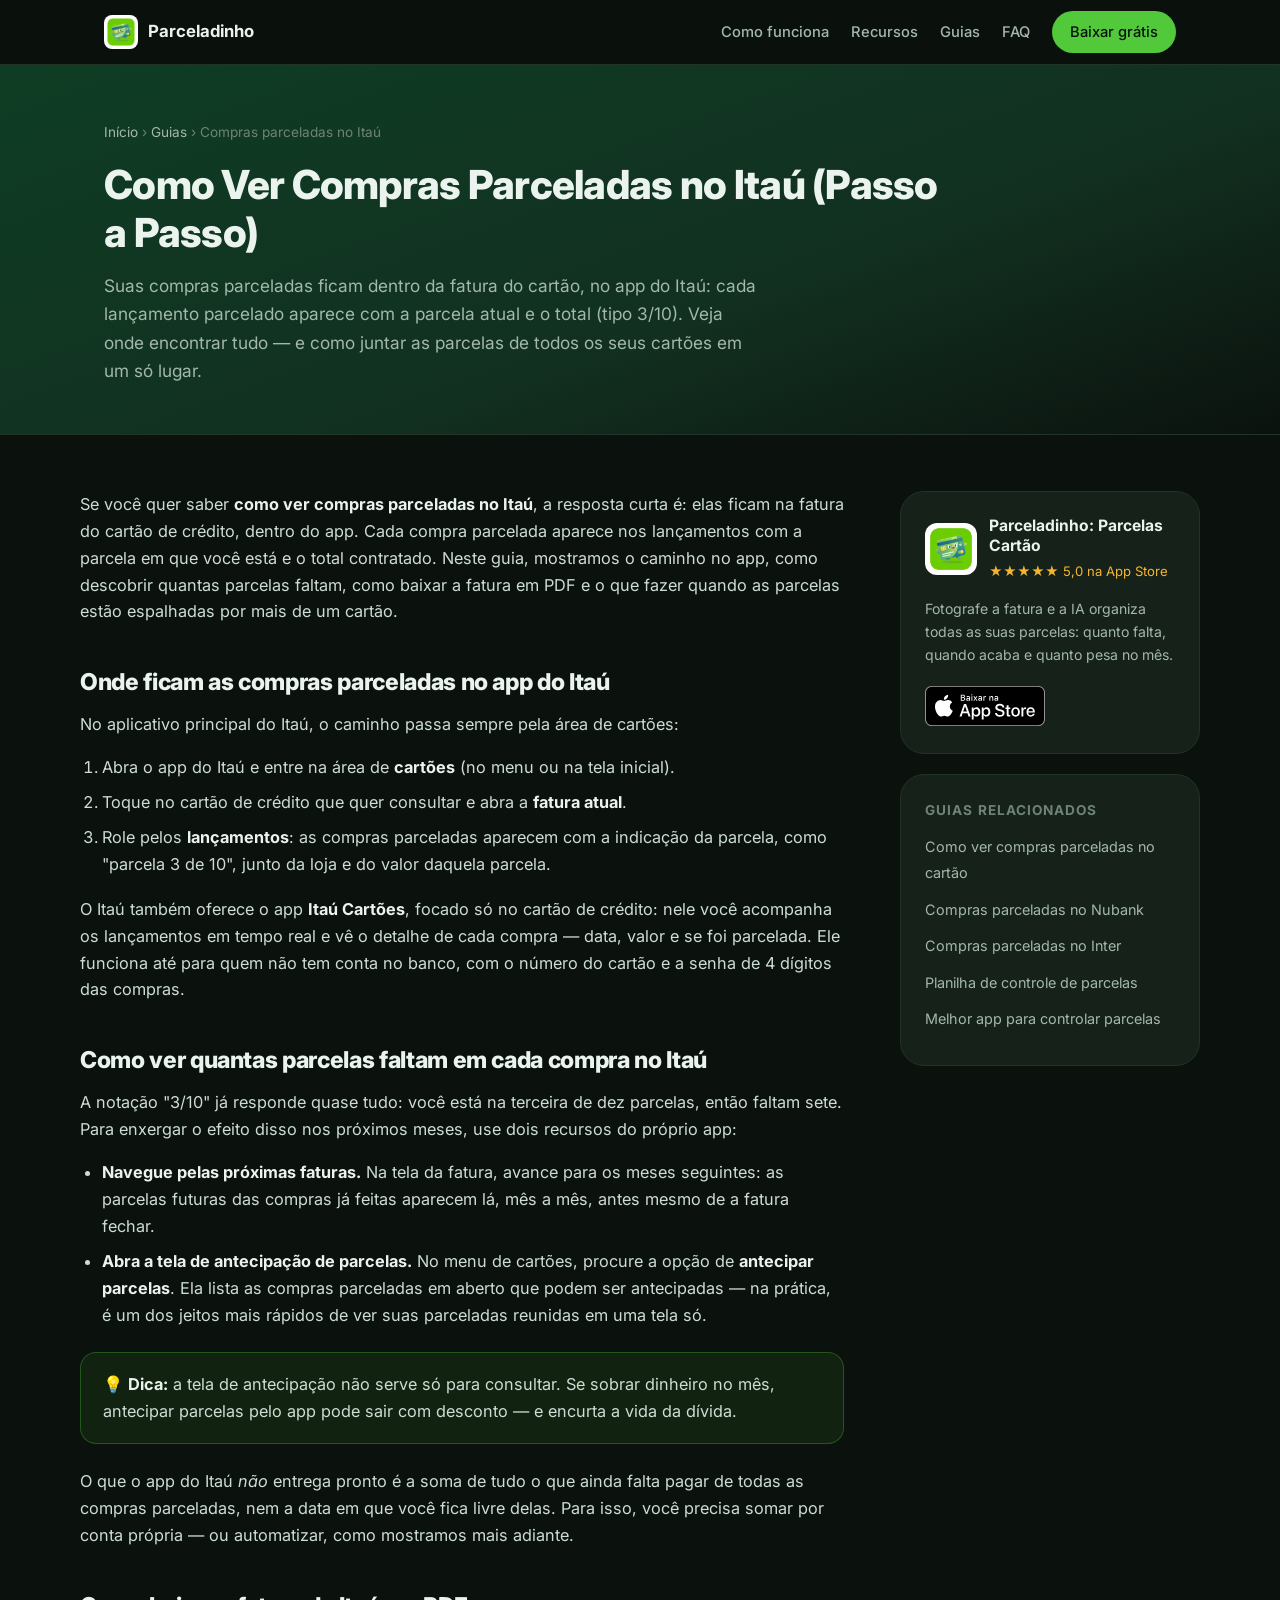
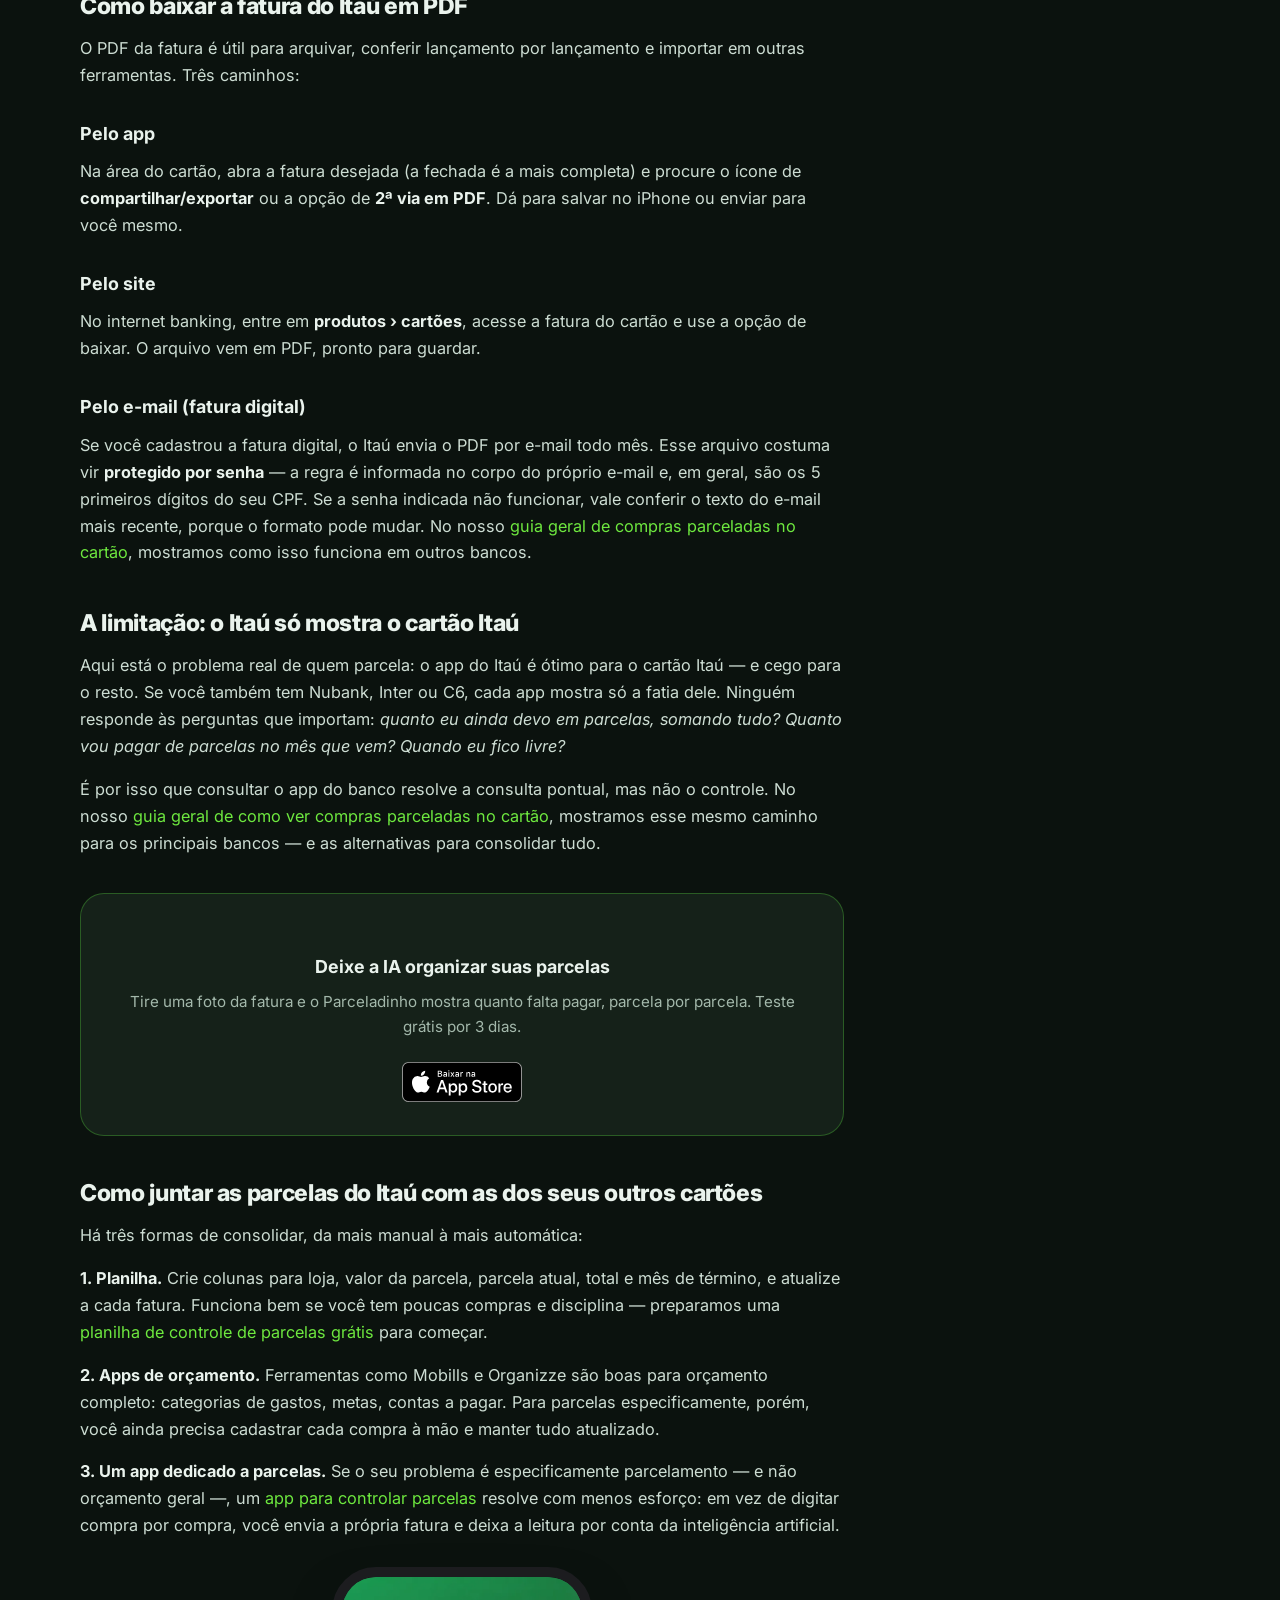
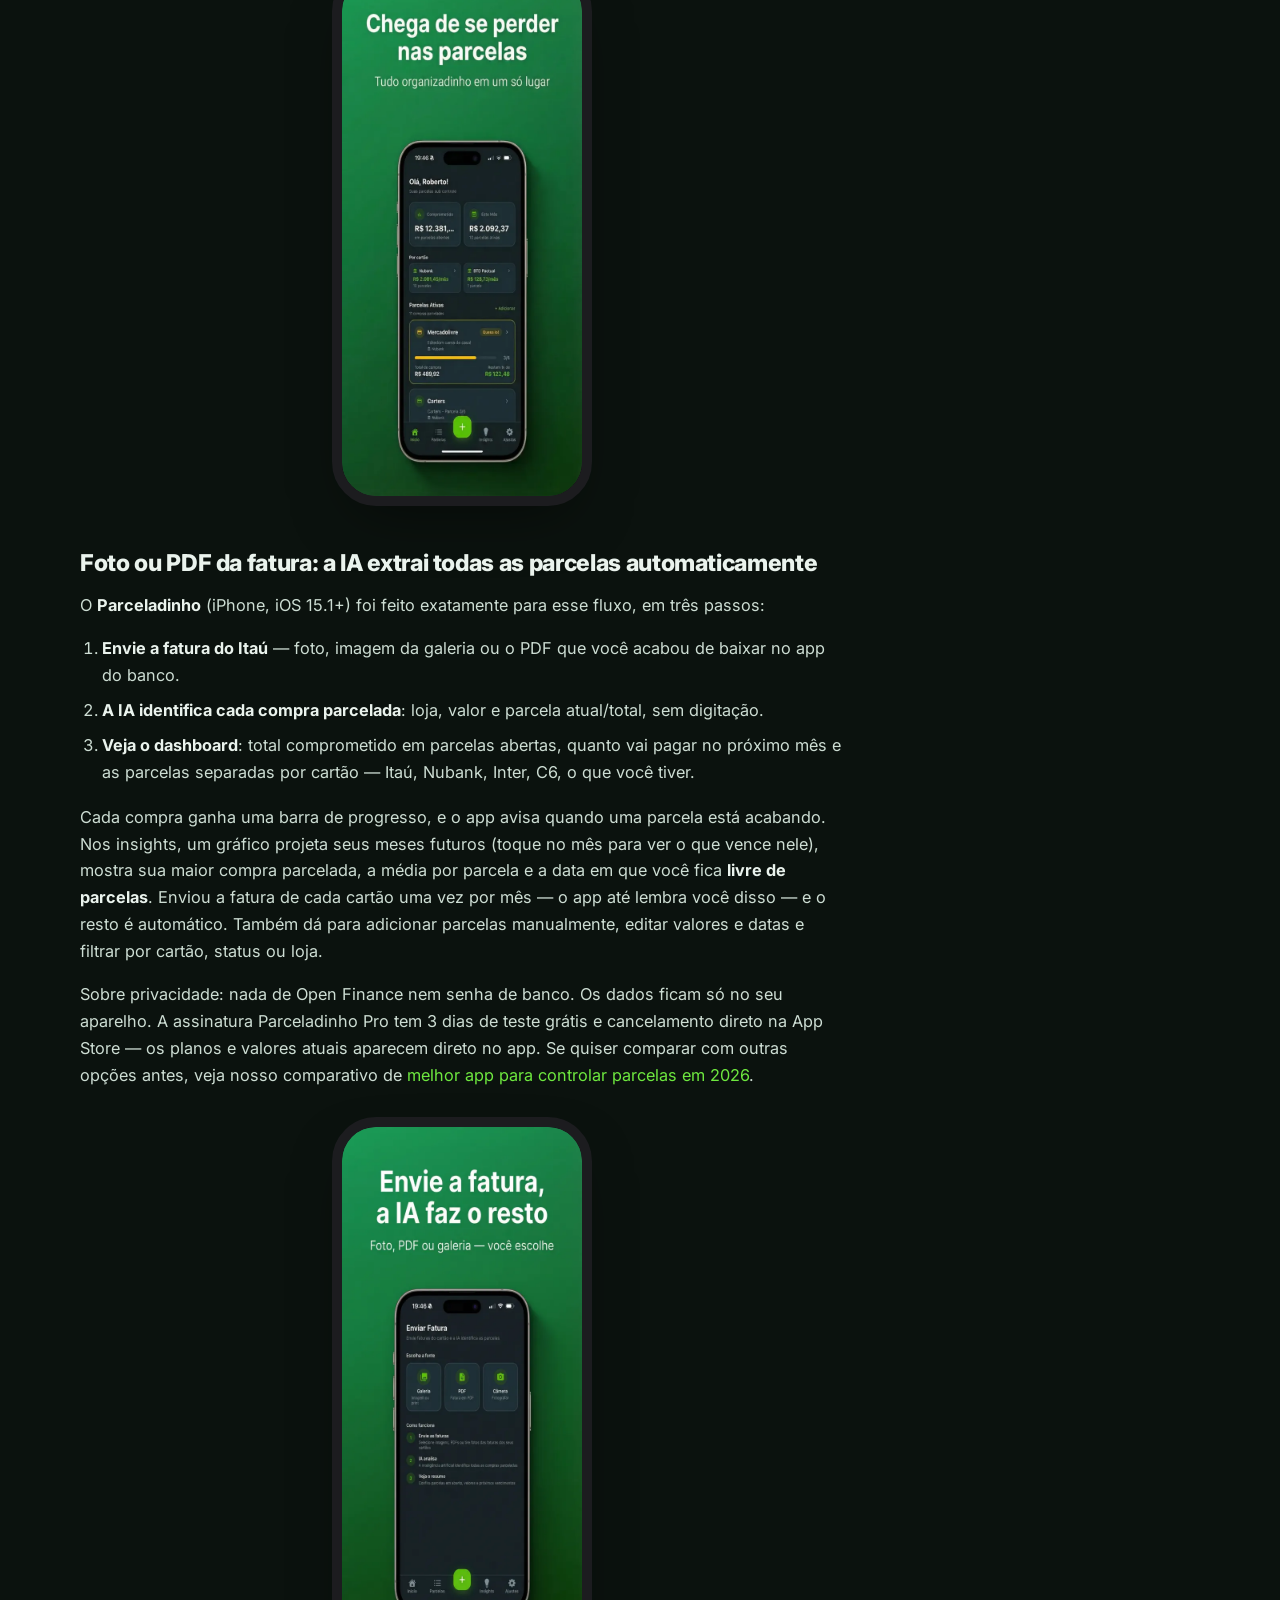
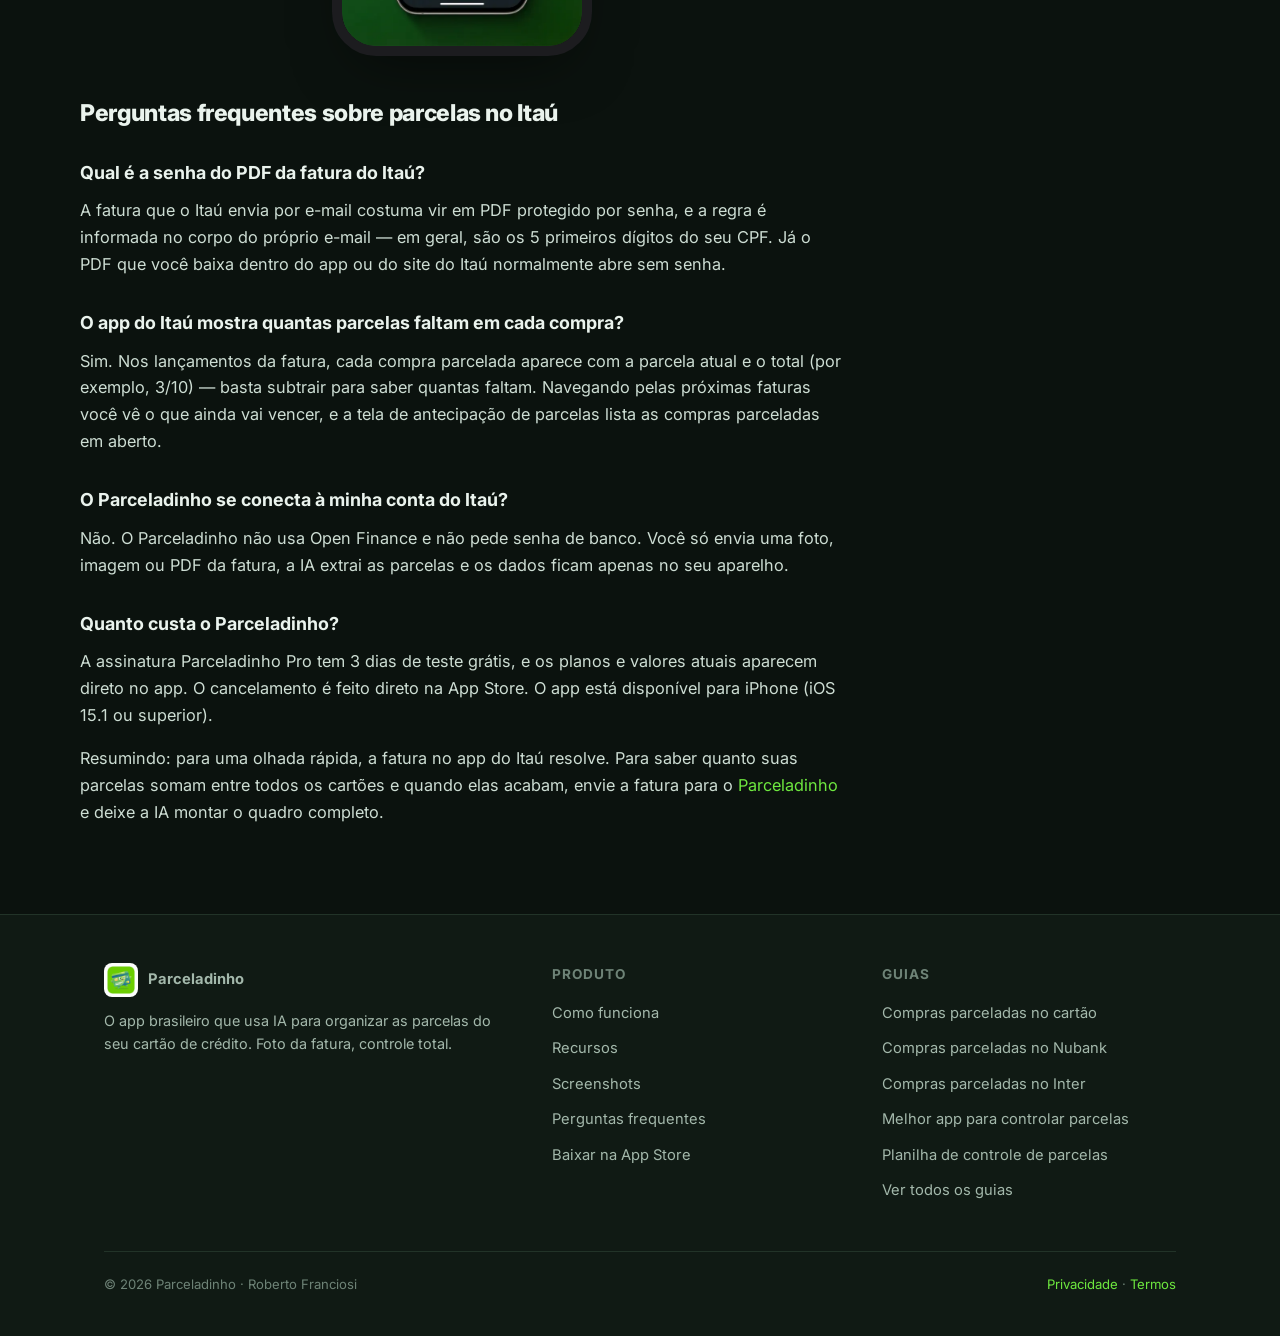
<file: guias/como-ver-compras-parceladas-itau.html>
<!DOCTYPE html>
<html lang="pt-BR">
<head>
  <meta charset="UTF-8">
  <meta name="viewport" content="width=device-width, initial-scale=1.0">
  <title>Como Ver Compras Parceladas no Itaú (Passo a Passo)</title>
  <meta name="description" content="Passo a passo para ver suas compras parceladas no cartão Itaú, quantas parcelas faltam em cada uma e como juntar todos os cartões com uma foto da fatura.">
  <link rel="canonical" href="https://parceladinho.github.io/parceladinho/guias/como-ver-compras-parceladas-itau.html">
  <meta property="og:type" content="article">
  <meta property="og:title" content="Como Ver Compras Parceladas no Itaú (Passo a Passo)">
  <meta property="og:description" content="Passo a passo para ver suas compras parceladas no cartão Itaú, quantas parcelas faltam em cada uma e como juntar todos os cartões com uma foto da fatura.">
  <meta property="og:url" content="https://parceladinho.github.io/parceladinho/guias/como-ver-compras-parceladas-itau.html">
  <meta property="og:image" content="https://parceladinho.github.io/parceladinho/assets/app-icon-1024.png">
  <meta property="og:locale" content="pt_BR">
  <meta property="og:site_name" content="Parceladinho">
  <meta name="twitter:card" content="summary_large_image">
  <link rel="icon" type="image/png" sizes="180x180" href="../assets/app-icon-180.png">
  <link rel="apple-touch-icon" href="../assets/app-icon-180.png">
  <link rel="preconnect" href="https://fonts.googleapis.com">
  <link rel="preconnect" href="https://fonts.gstatic.com" crossorigin>
  <link href="https://fonts.googleapis.com/css2?family=Inter:wght@400;500;600;700;800&display=swap" rel="stylesheet">
  <link rel="stylesheet" href="../assets/style.css">
  <script type="application/ld+json">
  {
    "@context": "https://schema.org",
    "@graph": [
      {
        "@type": "Article",
        "headline": "Como Ver Compras Parceladas no Itaú (Passo a Passo)",
        "description": "Passo a passo para ver suas compras parceladas no cartão Itaú, quantas parcelas faltam em cada uma e como juntar todos os cartões com uma foto da fatura.",
        "inLanguage": "pt-BR",
        "image": "https://parceladinho.github.io/parceladinho/assets/app-icon-1024.png",
        "author": { "@type": "Organization", "name": "Parceladinho" },
        "publisher": { "@type": "Organization", "name": "Parceladinho", "logo": { "@type": "ImageObject", "url": "https://parceladinho.github.io/parceladinho/assets/app-icon-512.png" } },
        "mainEntityOfPage": "https://parceladinho.github.io/parceladinho/guias/como-ver-compras-parceladas-itau.html"
      },
      {
        "@type": "BreadcrumbList",
        "itemListElement": [
          { "@type": "ListItem", "position": 1, "name": "Início", "item": "https://parceladinho.github.io/parceladinho/" },
          { "@type": "ListItem", "position": 2, "name": "Guias", "item": "https://parceladinho.github.io/parceladinho/#guias" },
          { "@type": "ListItem", "position": 3, "name": "Como Ver Compras Parceladas no Itaú (Passo a Passo)" }
        ]
      },
      {
        "@type": "HowTo",
        "name": "Como importar a fatura do Itaú no Parceladinho",
        "description": "Três passos para transformar a fatura do cartão Itaú em um dashboard de parcelas no iPhone.",
        "step": [
          {
            "@type": "HowToStep",
            "position": 1,
            "name": "Envie a fatura do Itaú",
            "text": "Abra o Parceladinho e envie a fatura do Itaú: tire uma foto, escolha uma imagem da galeria ou anexe o PDF baixado no app do banco."
          },
          {
            "@type": "HowToStep",
            "position": 2,
            "name": "A IA identifica cada compra parcelada",
            "text": "A inteligência artificial lê a fatura e reconhece cada compra parcelada: loja, valor e parcela atual/total (por exemplo, 3 de 10)."
          },
          {
            "@type": "HowToStep",
            "position": 3,
            "name": "Veja tudo no dashboard",
            "text": "O dashboard mostra o total comprometido em parcelas abertas, quanto você paga no próximo mês, as parcelas por cartão e quando cada compra termina."
          }
        ]
      },
      {
        "@type": "FAQPage",
        "mainEntity": [
          {
            "@type": "Question",
            "name": "Qual é a senha do PDF da fatura do Itaú?",
            "acceptedAnswer": { "@type": "Answer", "text": "A fatura que o Itaú envia por e-mail costuma vir em PDF protegido por senha, e a regra é informada no corpo do próprio e-mail — em geral, são os 5 primeiros dígitos do seu CPF. Já o PDF que você baixa dentro do app ou do site do Itaú normalmente abre sem senha." }
          },
          {
            "@type": "Question",
            "name": "O app do Itaú mostra quantas parcelas faltam em cada compra?",
            "acceptedAnswer": { "@type": "Answer", "text": "Sim. Nos lançamentos da fatura, cada compra parcelada aparece com a parcela atual e o total (por exemplo, 3/10) — basta subtrair para saber quantas faltam. Navegando pelas próximas faturas você vê o que ainda vai vencer, e a tela de antecipação de parcelas lista as compras parceladas em aberto." }
          },
          {
            "@type": "Question",
            "name": "O Parceladinho se conecta à minha conta do Itaú?",
            "acceptedAnswer": { "@type": "Answer", "text": "Não. O Parceladinho não usa Open Finance e não pede senha de banco. Você só envia uma foto, imagem ou PDF da fatura, a IA extrai as parcelas e os dados ficam apenas no seu aparelho." }
          },
          {
            "@type": "Question",
            "name": "Quanto custa o Parceladinho?",
            "acceptedAnswer": { "@type": "Answer", "text": "A assinatura Parceladinho Pro tem 3 dias de teste grátis, e os planos e valores atuais aparecem direto no app. O cancelamento é feito direto na App Store. O app está disponível para iPhone (iOS 15.1 ou superior)." }
          }
        ]
      }
    ]
  }
  </script>
</head>
<body>

  <header class="site-header">
    <div class="container">
      <a class="brand" href="../index.html">
        <img src="../assets/app-icon-180.png" alt="Ícone do app Parceladinho" width="34" height="34">
        Parceladinho
      </a>
      <nav class="site-nav" aria-label="Navegação principal">
        <a href="../index.html#como-funciona">Como funciona</a>
        <a href="../index.html#recursos">Recursos</a>
        <a href="../index.html#guias">Guias</a>
        <a href="../index.html#faq">FAQ</a>
        <a class="nav-cta" href="https://apps.apple.com/br/app/parceladinho-parcelas-cart%C3%A3o/id6760917181">Baixar grátis</a>
      </nav>
    </div>
  </header>

  <main>
    <div class="article-hero">
      <div class="container">
        <nav class="crumbs" aria-label="Breadcrumb"><a href="../index.html">Início</a> › <a href="../index.html#guias">Guias</a> › Compras parceladas no Itaú</nav>
        <h1>Como Ver Compras Parceladas no Itaú (Passo a Passo)</h1>
        <p class="lead">Suas compras parceladas ficam dentro da fatura do cartão, no app do Itaú: cada lançamento parcelado aparece com a parcela atual e o total (tipo 3/10). Veja onde encontrar tudo — e como juntar as parcelas de todos os seus cartões em um só lugar.</p>
      </div>
    </div>

    <div class="container article-layout">
      <article class="article-body">

        <p>Se você quer saber <strong>como ver compras parceladas no Itaú</strong>, a resposta curta é: elas ficam na fatura do cartão de crédito, dentro do app. Cada compra parcelada aparece nos lançamentos com a parcela em que você está e o total contratado. Neste guia, mostramos o caminho no app, como descobrir quantas parcelas faltam, como baixar a fatura em PDF e o que fazer quando as parcelas estão espalhadas por mais de um cartão.</p>

        <h2>Onde ficam as compras parceladas no app do Itaú</h2>
        <p>No aplicativo principal do Itaú, o caminho passa sempre pela área de cartões:</p>
        <ol>
          <li>Abra o app do Itaú e entre na área de <strong>cartões</strong> (no menu ou na tela inicial).</li>
          <li>Toque no cartão de crédito que quer consultar e abra a <strong>fatura atual</strong>.</li>
          <li>Role pelos <strong>lançamentos</strong>: as compras parceladas aparecem com a indicação da parcela, como "parcela 3 de 10", junto da loja e do valor daquela parcela.</li>
        </ol>
        <p>O Itaú também oferece o app <strong>Itaú Cartões</strong>, focado só no cartão de crédito: nele você acompanha os lançamentos em tempo real e vê o detalhe de cada compra — data, valor e se foi parcelada. Ele funciona até para quem não tem conta no banco, com o número do cartão e a senha de 4 dígitos das compras.</p>

        <h2>Como ver quantas parcelas faltam em cada compra no Itaú</h2>
        <p>A notação "3/10" já responde quase tudo: você está na terceira de dez parcelas, então faltam sete. Para enxergar o efeito disso nos próximos meses, use dois recursos do próprio app:</p>
        <ul>
          <li><strong>Navegue pelas próximas faturas.</strong> Na tela da fatura, avance para os meses seguintes: as parcelas futuras das compras já feitas aparecem lá, mês a mês, antes mesmo de a fatura fechar.</li>
          <li><strong>Abra a tela de antecipação de parcelas.</strong> No menu de cartões, procure a opção de <strong>antecipar parcelas</strong>. Ela lista as compras parceladas em aberto que podem ser antecipadas — na prática, é um dos jeitos mais rápidos de ver suas parceladas reunidas em uma tela só.</li>
        </ul>
        <div class="tip"><p>💡 <strong>Dica:</strong> a tela de antecipação não serve só para consultar. Se sobrar dinheiro no mês, antecipar parcelas pelo app pode sair com desconto — e encurta a vida da dívida.</p></div>
        <p>O que o app do Itaú <em>não</em> entrega pronto é a soma de tudo o que ainda falta pagar de todas as compras parceladas, nem a data em que você fica livre delas. Para isso, você precisa somar por conta própria — ou automatizar, como mostramos mais adiante.</p>

        <h2>Como baixar a fatura do Itaú em PDF</h2>
        <p>O PDF da fatura é útil para arquivar, conferir lançamento por lançamento e importar em outras ferramentas. Três caminhos:</p>
        <h3>Pelo app</h3>
        <p>Na área do cartão, abra a fatura desejada (a fechada é a mais completa) e procure o ícone de <strong>compartilhar/exportar</strong> ou a opção de <strong>2ª via em PDF</strong>. Dá para salvar no iPhone ou enviar para você mesmo.</p>
        <h3>Pelo site</h3>
        <p>No internet banking, entre em <strong>produtos › cartões</strong>, acesse a fatura do cartão e use a opção de baixar. O arquivo vem em PDF, pronto para guardar.</p>
        <h3>Pelo e-mail (fatura digital)</h3>
        <p>Se você cadastrou a fatura digital, o Itaú envia o PDF por e-mail todo mês. Esse arquivo costuma vir <strong>protegido por senha</strong> — a regra é informada no corpo do próprio e-mail e, em geral, são os 5 primeiros dígitos do seu CPF. Se a senha indicada não funcionar, vale conferir o texto do e-mail mais recente, porque o formato pode mudar. No nosso <a href="como-ver-compras-parceladas-no-cartao.html">guia geral de compras parceladas no cartão</a>, mostramos como isso funciona em outros bancos.</p>

        <h2>A limitação: o Itaú só mostra o cartão Itaú</h2>
        <p>Aqui está o problema real de quem parcela: o app do Itaú é ótimo para o cartão Itaú — e cego para o resto. Se você também tem Nubank, Inter ou C6, cada app mostra só a fatia dele. Ninguém responde às perguntas que importam: <em>quanto eu ainda devo em parcelas, somando tudo? Quanto vou pagar de parcelas no mês que vem? Quando eu fico livre?</em></p>
        <p>É por isso que consultar o app do banco resolve a consulta pontual, mas não o controle. No nosso <a href="como-ver-compras-parceladas-no-cartao.html">guia geral de como ver compras parceladas no cartão</a>, mostramos esse mesmo caminho para os principais bancos — e as alternativas para consolidar tudo.</p>

        <div class="article-cta">
          <h3>Deixe a IA organizar suas parcelas</h3>
          <p>Tire uma foto da fatura e o Parceladinho mostra quanto falta pagar, parcela por parcela. Teste grátis por 3 dias.</p>
          <a class="store-badge" href="https://apps.apple.com/br/app/parceladinho-parcelas-cart%C3%A3o/id6760917181" aria-label="Baixar o Parceladinho na App Store">
            <img src="../assets/app-store-badge.svg" alt="Baixar na App Store" width="120" height="40">
          </a>
        </div>

        <h2>Como juntar as parcelas do Itaú com as dos seus outros cartões</h2>
        <p>Há três formas de consolidar, da mais manual à mais automática:</p>
        <p><strong>1. Planilha.</strong> Crie colunas para loja, valor da parcela, parcela atual, total e mês de término, e atualize a cada fatura. Funciona bem se você tem poucas compras e disciplina — preparamos uma <a href="planilha-de-controle-de-parcelas.html">planilha de controle de parcelas grátis</a> para começar.</p>
        <p><strong>2. Apps de orçamento.</strong> Ferramentas como Mobills e Organizze são boas para orçamento completo: categorias de gastos, metas, contas a pagar. Para parcelas especificamente, porém, você ainda precisa cadastrar cada compra à mão e manter tudo atualizado.</p>
        <p><strong>3. Um app dedicado a parcelas.</strong> Se o seu problema é especificamente parcelamento — e não orçamento geral —, um <a href="../index.html">app para controlar parcelas</a> resolve com menos esforço: em vez de digitar compra por compra, você envia a própria fatura e deixa a leitura por conta da inteligência artificial.</p>

        <figure class="shot phone"><img src="../assets/screenshot-01-dashboard.webp" alt="Dashboard do Parceladinho mostrando compras parceladas do Itaú e de outros cartões com total comprometido" width="600" height="1300" loading="lazy"></figure>

        <h2>Foto ou PDF da fatura: a IA extrai todas as parcelas automaticamente</h2>
        <p>O <strong>Parceladinho</strong> (iPhone, iOS 15.1+) foi feito exatamente para esse fluxo, em três passos:</p>
        <ol>
          <li><strong>Envie a fatura do Itaú</strong> — foto, imagem da galeria ou o PDF que você acabou de baixar no app do banco.</li>
          <li><strong>A IA identifica cada compra parcelada</strong>: loja, valor e parcela atual/total, sem digitação.</li>
          <li><strong>Veja o dashboard</strong>: total comprometido em parcelas abertas, quanto vai pagar no próximo mês e as parcelas separadas por cartão — Itaú, Nubank, Inter, C6, o que você tiver.</li>
        </ol>
        <p>Cada compra ganha uma barra de progresso, e o app avisa quando uma parcela está acabando. Nos insights, um gráfico projeta seus meses futuros (toque no mês para ver o que vence nele), mostra sua maior compra parcelada, a média por parcela e a data em que você fica <strong>livre de parcelas</strong>. Enviou a fatura de cada cartão uma vez por mês — o app até lembra você disso — e o resto é automático. Também dá para adicionar parcelas manualmente, editar valores e datas e filtrar por cartão, status ou loja.</p>
        <p>Sobre privacidade: nada de Open Finance nem senha de banco. Os dados ficam só no seu aparelho. A assinatura Parceladinho Pro tem 3 dias de teste grátis e cancelamento direto na App Store — os planos e valores atuais aparecem direto no app. Se quiser comparar com outras opções antes, veja nosso comparativo de <a href="melhor-app-para-controlar-parcelas.html">melhor app para controlar parcelas em 2026</a>.</p>

        <figure class="shot phone"><img src="../assets/screenshot-02-fatura.webp" alt="Tela do Parceladinho para enviar a fatura do Itaú por foto, galeria ou PDF e a IA identificar as parcelas" width="600" height="1300" loading="lazy"></figure>

        <h2>Perguntas frequentes sobre parcelas no Itaú</h2>

        <h3>Qual é a senha do PDF da fatura do Itaú?</h3>
        <p>A fatura que o Itaú envia por e-mail costuma vir em PDF protegido por senha, e a regra é informada no corpo do próprio e-mail — em geral, são os 5 primeiros dígitos do seu CPF. Já o PDF que você baixa dentro do app ou do site do Itaú normalmente abre sem senha.</p>

        <h3>O app do Itaú mostra quantas parcelas faltam em cada compra?</h3>
        <p>Sim. Nos lançamentos da fatura, cada compra parcelada aparece com a parcela atual e o total (por exemplo, 3/10) — basta subtrair para saber quantas faltam. Navegando pelas próximas faturas você vê o que ainda vai vencer, e a tela de antecipação de parcelas lista as compras parceladas em aberto.</p>

        <h3>O Parceladinho se conecta à minha conta do Itaú?</h3>
        <p>Não. O Parceladinho não usa Open Finance e não pede senha de banco. Você só envia uma foto, imagem ou PDF da fatura, a IA extrai as parcelas e os dados ficam apenas no seu aparelho.</p>

        <h3>Quanto custa o Parceladinho?</h3>
        <p>A assinatura Parceladinho Pro tem 3 dias de teste grátis, e os planos e valores atuais aparecem direto no app. O cancelamento é feito direto na App Store. O app está disponível para iPhone (iOS 15.1 ou superior).</p>

        <p>Resumindo: para uma olhada rápida, a fatura no app do Itaú resolve. Para saber quanto suas parcelas somam entre todos os cartões e quando elas acabam, envie a fatura para o <a href="../index.html">Parceladinho</a> e deixe a IA montar o quadro completo.</p>

      </article>

      <aside class="article-aside">
        <div class="aside-card">
          <div class="app-row">
            <img src="../assets/app-icon-180.png" alt="Ícone do Parceladinho" width="52" height="52">
            <div>
              <strong>Parceladinho: Parcelas Cartão</strong>
              <span>★★★★★ 5,0 na App Store</span>
            </div>
          </div>
          <p>Fotografe a fatura e a IA organiza todas as suas parcelas: quanto falta, quando acaba e quanto pesa no mês.</p>
          <a class="store-badge" href="https://apps.apple.com/br/app/parceladinho-parcelas-cart%C3%A3o/id6760917181" aria-label="Baixar o Parceladinho na App Store">
            <img src="../assets/app-store-badge.svg" alt="Baixar na App Store" width="120" height="40">
          </a>
        </div>
        <div class="aside-card">
          <h4>Guias relacionados</h4>
          <ul>
            <li><a href="como-ver-compras-parceladas-no-cartao.html">Como ver compras parceladas no cartão</a></li>
            <li><a href="como-ver-compras-parceladas-nubank.html">Compras parceladas no Nubank</a></li>
            <li><a href="como-ver-compras-parceladas-inter.html">Compras parceladas no Inter</a></li>
            <li><a href="planilha-de-controle-de-parcelas.html">Planilha de controle de parcelas</a></li>
            <li><a href="melhor-app-para-controlar-parcelas.html">Melhor app para controlar parcelas</a></li>
          </ul>
        </div>
      </aside>
    </div>
  </main>

  <footer class="site-footer">
    <div class="container">
      <div class="footer-grid">
        <div class="footer-about">
          <a class="brand" href="../index.html">
            <img src="../assets/app-icon-180.png" alt="Ícone do Parceladinho" width="34" height="34">
            Parceladinho
          </a>
          <p>O app brasileiro que usa IA para organizar as parcelas do seu cartão de crédito. Foto da fatura, controle total.</p>
        </div>
        <div>
          <h4>Produto</h4>
          <ul>
            <li><a href="../index.html#como-funciona">Como funciona</a></li>
            <li><a href="../index.html#recursos">Recursos</a></li>
            <li><a href="../index.html#screenshots">Screenshots</a></li>
            <li><a href="../index.html#faq">Perguntas frequentes</a></li>
            <li><a href="https://apps.apple.com/br/app/parceladinho-parcelas-cart%C3%A3o/id6760917181">Baixar na App Store</a></li>
          </ul>
        </div>
        <div>
          <h4>Guias</h4>
          <ul>
            <li><a href="como-ver-compras-parceladas-no-cartao.html">Compras parceladas no cartão</a></li>
            <li><a href="como-ver-compras-parceladas-nubank.html">Compras parceladas no Nubank</a></li>
            <li><a href="como-ver-compras-parceladas-inter.html">Compras parceladas no Inter</a></li>
            <li><a href="melhor-app-para-controlar-parcelas.html">Melhor app para controlar parcelas</a></li>
            <li><a href="planilha-de-controle-de-parcelas.html">Planilha de controle de parcelas</a></li>
            <li><a href="../index.html#guias">Ver todos os guias</a></li>
          </ul>
        </div>
      </div>
      <div class="footer-bottom">
        <span>© 2026 Parceladinho · Roberto Franciosi</span>
        <span>
          <a href="https://parcelcontrol-jwrdzwzv.manus.space/api/privacy">Privacidade</a> ·
          <a href="https://www.apple.com/legal/internet-services/itunes/dev/stdeula/">Termos</a>
        </span>
      </div>
    </div>
  </footer>

</body>
</html>
</file>
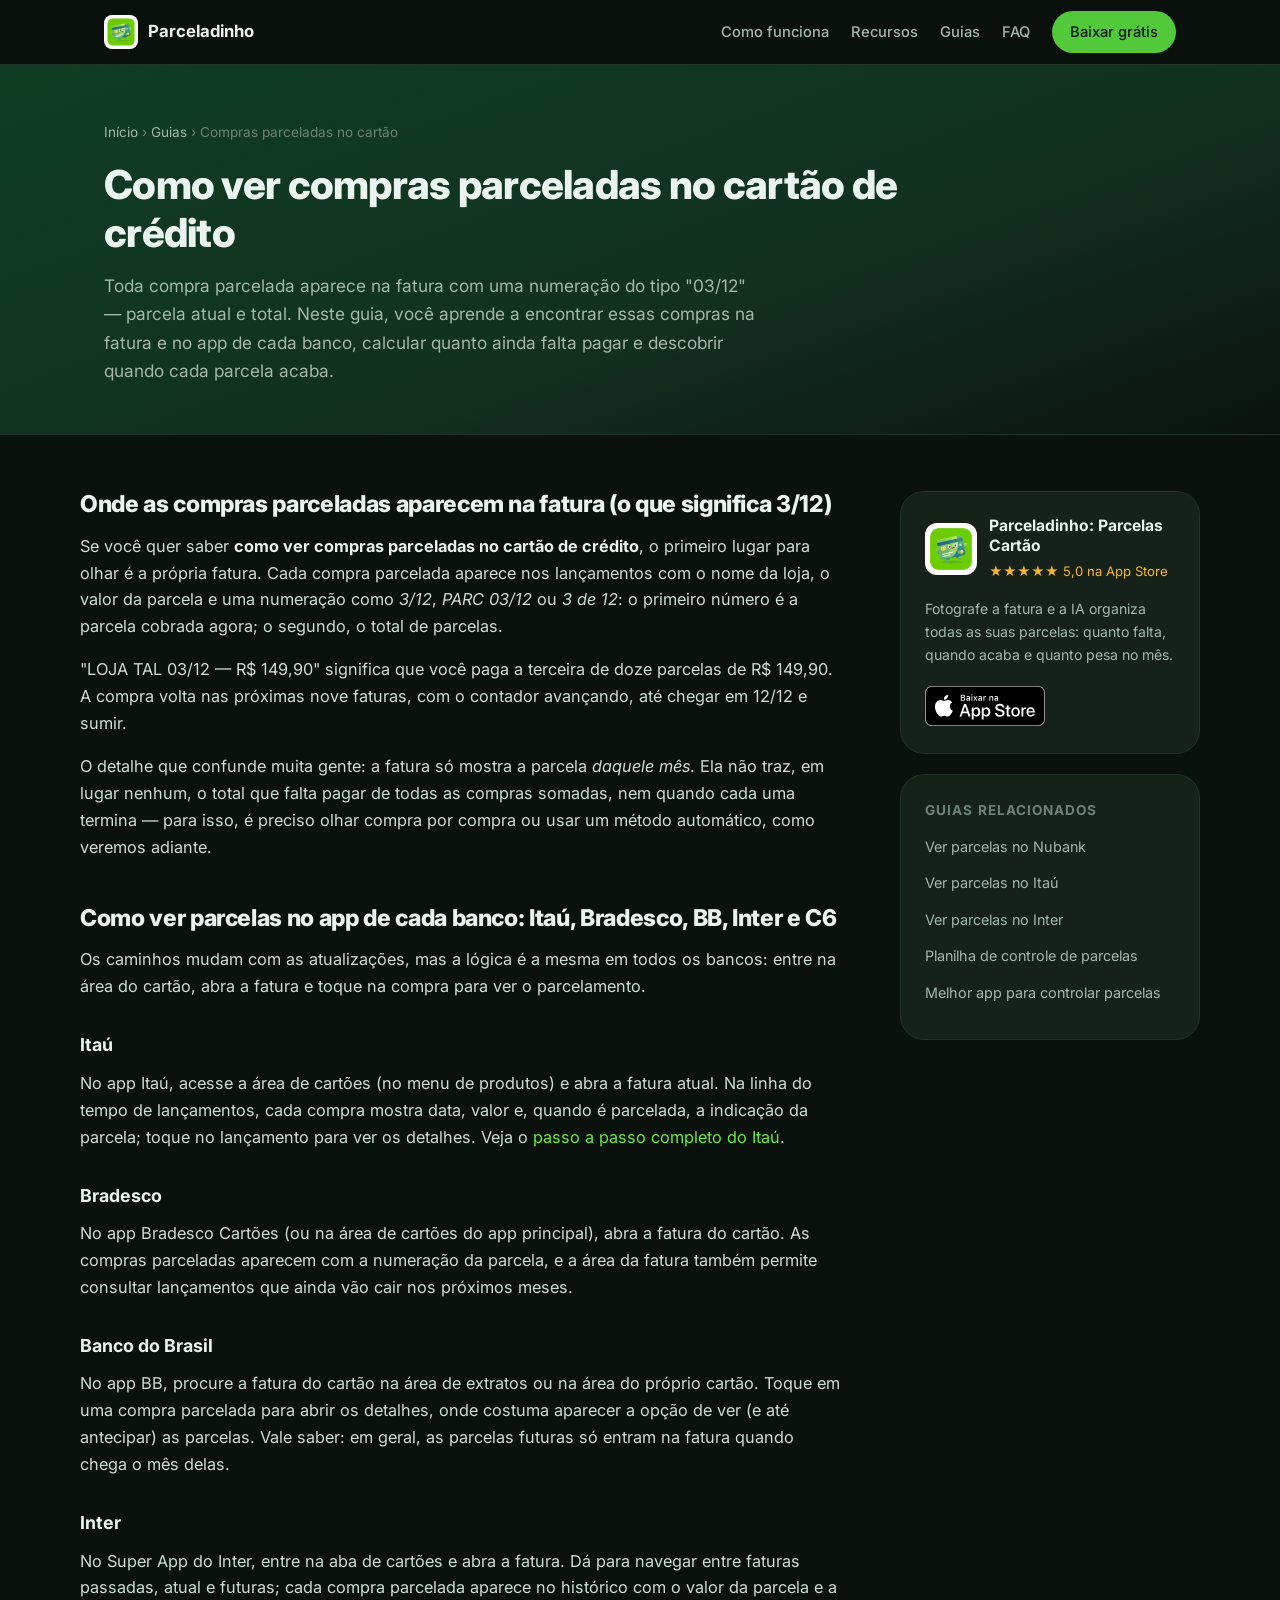
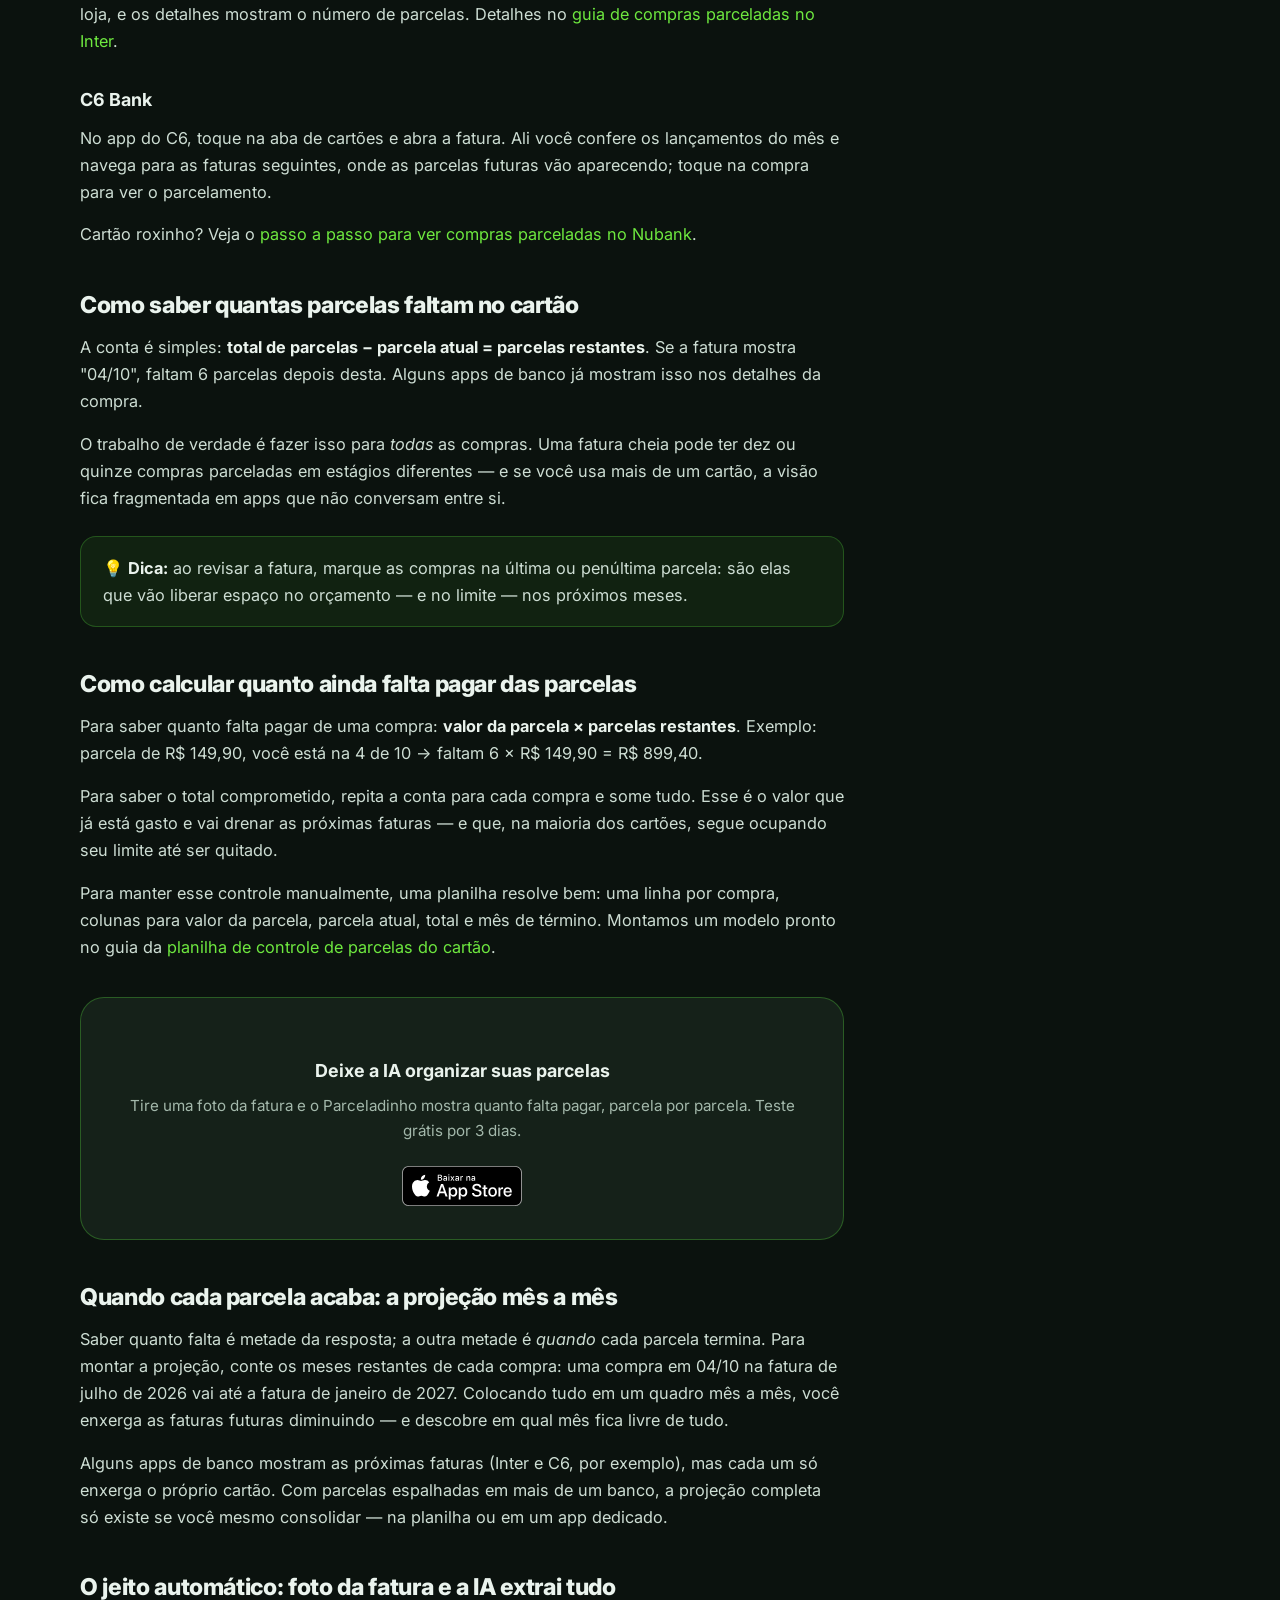
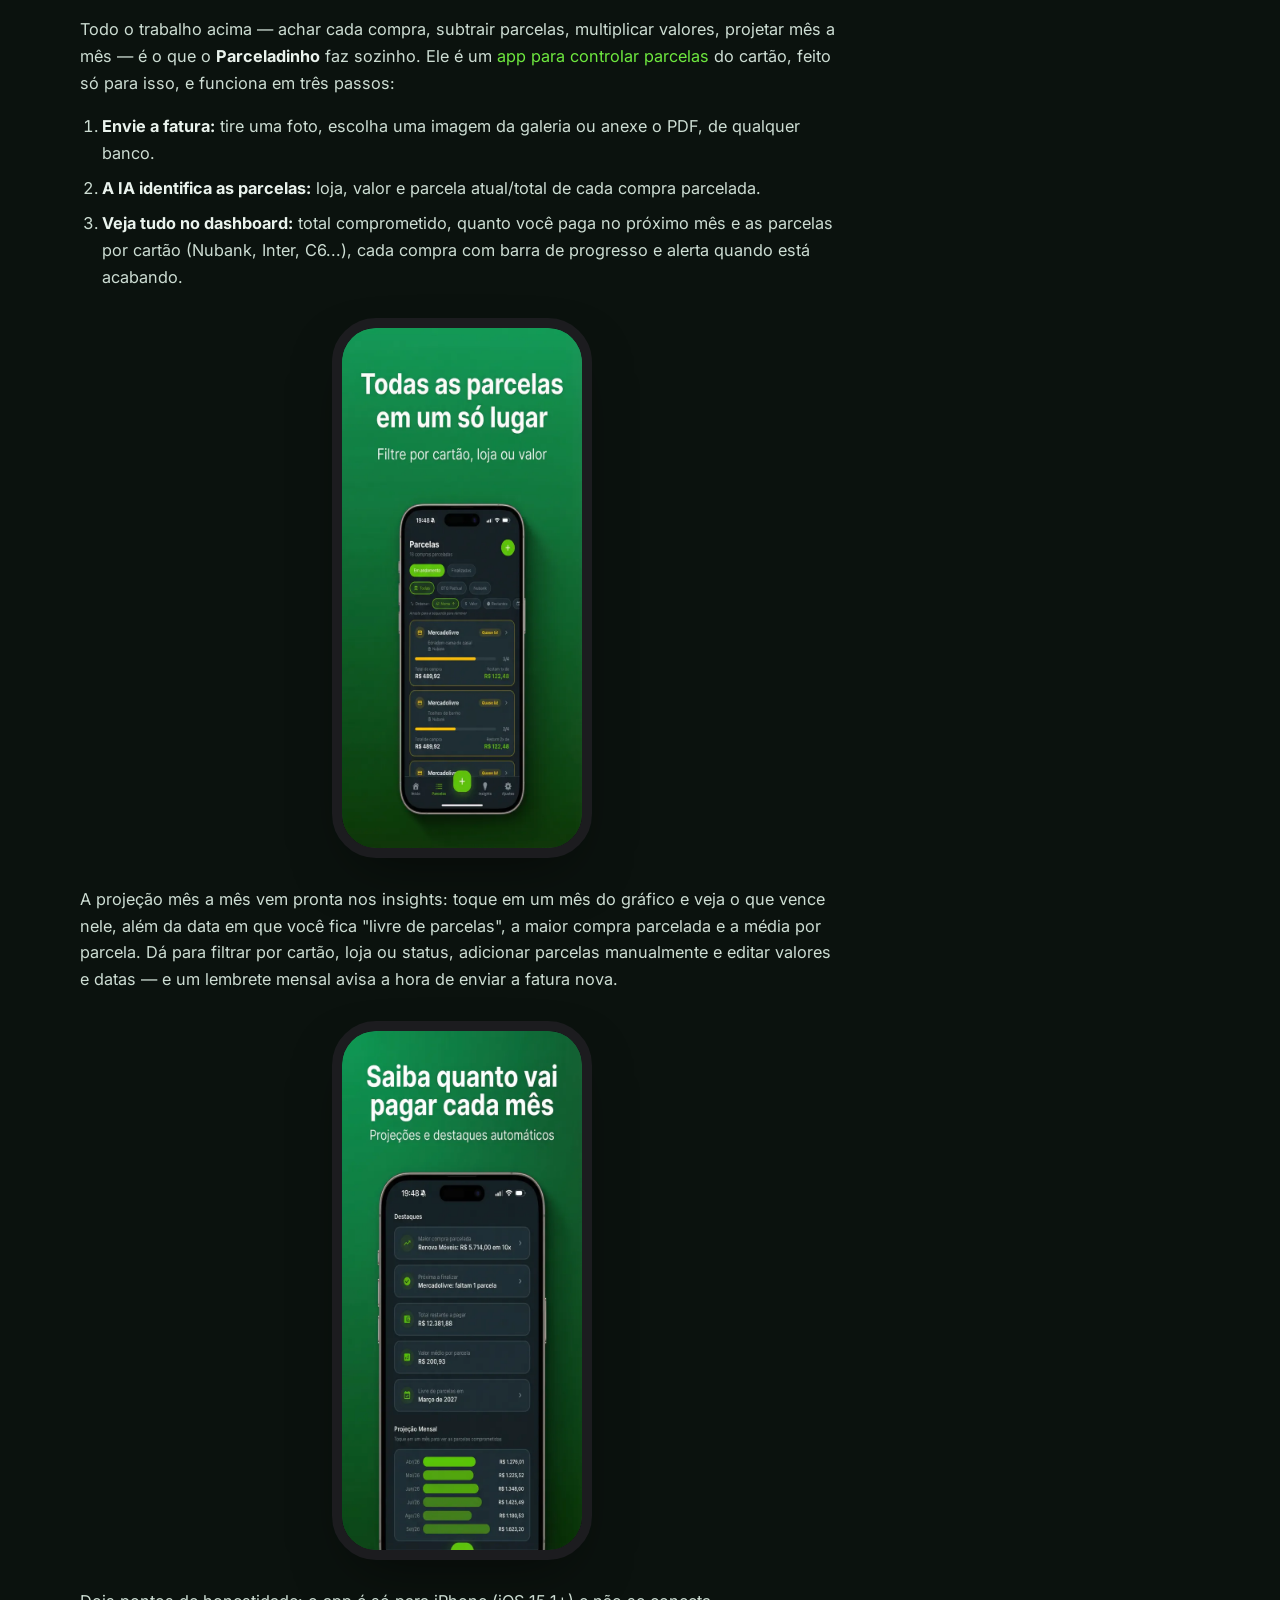
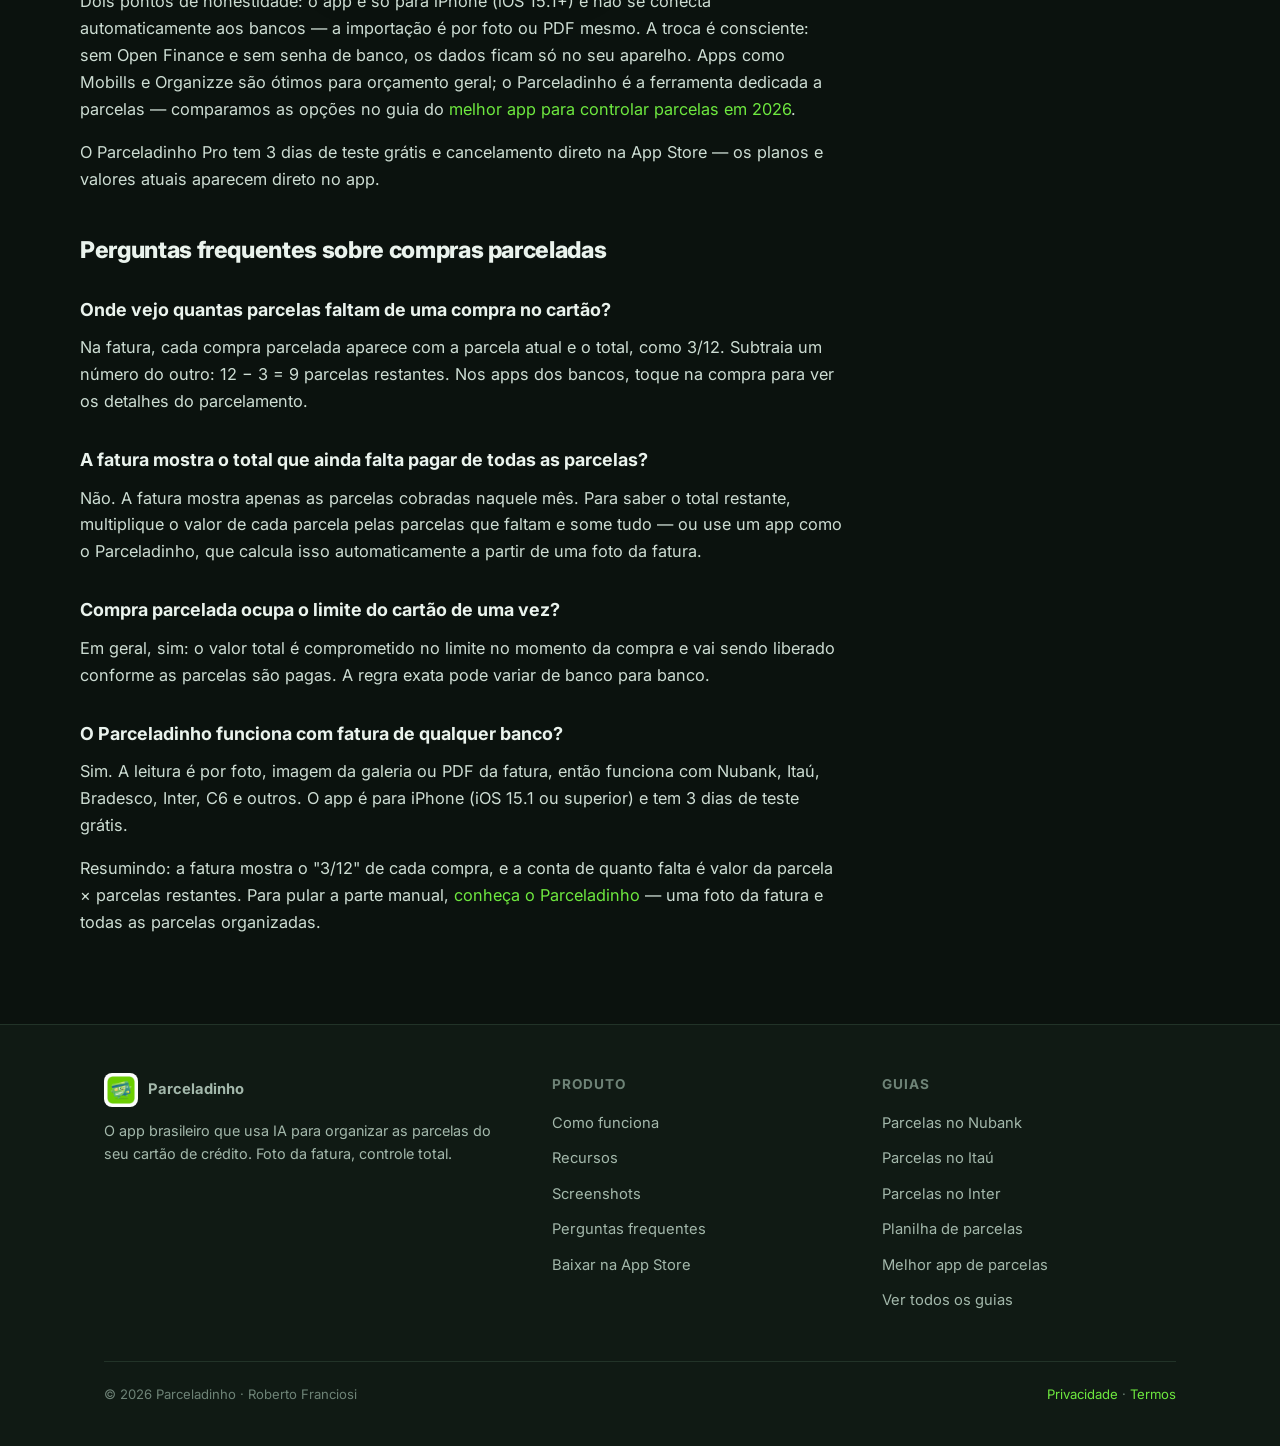
<file: guias/como-ver-compras-parceladas-no-cartao.html>
<!DOCTYPE html>
<html lang="pt-BR">
<head>
  <meta charset="UTF-8">
  <meta name="viewport" content="width=device-width, initial-scale=1.0">
  <title>Como Ver Compras Parceladas no Cartão de Crédito</title>
  <meta name="description" content="Veja onde encontrar suas compras parceladas na fatura e no app de cada banco, quantas parcelas faltam e quanto falta pagar — ou descubra com uma foto da fatura.">
  <link rel="canonical" href="https://parceladinho.github.io/parceladinho/guias/como-ver-compras-parceladas-no-cartao.html">
  <meta property="og:type" content="article">
  <meta property="og:title" content="Como Ver Compras Parceladas no Cartão de Crédito">
  <meta property="og:description" content="Veja onde encontrar suas compras parceladas na fatura e no app de cada banco, quantas parcelas faltam e quanto falta pagar — ou descubra com uma foto da fatura.">
  <meta property="og:url" content="https://parceladinho.github.io/parceladinho/guias/como-ver-compras-parceladas-no-cartao.html">
  <meta property="og:image" content="https://parceladinho.github.io/parceladinho/assets/app-icon-1024.png">
  <meta property="og:locale" content="pt_BR">
  <meta property="og:site_name" content="Parceladinho">
  <meta name="twitter:card" content="summary_large_image">
  <link rel="icon" type="image/png" sizes="180x180" href="../assets/app-icon-180.png">
  <link rel="apple-touch-icon" href="../assets/app-icon-180.png">
  <link rel="preconnect" href="https://fonts.googleapis.com">
  <link rel="preconnect" href="https://fonts.gstatic.com" crossorigin>
  <link href="https://fonts.googleapis.com/css2?family=Inter:wght@400;500;600;700;800&display=swap" rel="stylesheet">
  <link rel="stylesheet" href="../assets/style.css">
  <script type="application/ld+json">
  {
    "@context": "https://schema.org",
    "@graph": [
      {
        "@type": "Article",
        "headline": "Como ver compras parceladas no cartão de crédito",
        "description": "Veja onde encontrar suas compras parceladas na fatura e no app de cada banco, quantas parcelas faltam e quanto falta pagar — ou descubra com uma foto da fatura.",
        "inLanguage": "pt-BR",
        "image": "https://parceladinho.github.io/parceladinho/assets/app-icon-1024.png",
        "author": { "@type": "Organization", "name": "Parceladinho" },
        "publisher": { "@type": "Organization", "name": "Parceladinho", "logo": { "@type": "ImageObject", "url": "https://parceladinho.github.io/parceladinho/assets/app-icon-512.png" } },
        "mainEntityOfPage": "https://parceladinho.github.io/parceladinho/guias/como-ver-compras-parceladas-no-cartao.html"
      },
      {
        "@type": "BreadcrumbList",
        "itemListElement": [
          { "@type": "ListItem", "position": 1, "name": "Início", "item": "https://parceladinho.github.io/parceladinho/" },
          { "@type": "ListItem", "position": 2, "name": "Guias", "item": "https://parceladinho.github.io/parceladinho/#guias" },
          { "@type": "ListItem", "position": 3, "name": "Como ver compras parceladas no cartão de crédito" }
        ]
      },
      {
        "@type": "HowTo",
        "name": "Como ver todas as suas compras parceladas com o Parceladinho",
        "description": "Importe a fatura do cartão no Parceladinho e veja todas as compras parceladas organizadas em um dashboard.",
        "step": [
          {
            "@type": "HowToStep",
            "name": "Envie a fatura",
            "text": "Abra o Parceladinho e envie a fatura do cartão: tire uma foto, escolha uma imagem da galeria ou anexe o PDF."
          },
          {
            "@type": "HowToStep",
            "name": "A IA identifica cada compra parcelada",
            "text": "A inteligência artificial lê a fatura e identifica loja, valor e parcela atual/total de cada compra parcelada."
          },
          {
            "@type": "HowToStep",
            "name": "Veja tudo no dashboard",
            "text": "O dashboard mostra o total comprometido em parcelas abertas, quanto você paga no próximo mês, o progresso de cada compra e a projeção mês a mês."
          }
        ]
      },
      {
        "@type": "FAQPage",
        "mainEntity": [
          {
            "@type": "Question",
            "name": "Onde vejo quantas parcelas faltam de uma compra no cartão?",
            "acceptedAnswer": { "@type": "Answer", "text": "Na fatura, cada compra parcelada aparece com a parcela atual e o total, como 3/12. Subtraia um número do outro: 12 − 3 = 9 parcelas restantes. Nos apps dos bancos, toque na compra para ver os detalhes do parcelamento." }
          },
          {
            "@type": "Question",
            "name": "A fatura mostra o total que ainda falta pagar de todas as parcelas?",
            "acceptedAnswer": { "@type": "Answer", "text": "Não. A fatura mostra apenas as parcelas cobradas naquele mês. Para saber o total restante, multiplique o valor de cada parcela pelas parcelas que faltam e some tudo — ou use um app como o Parceladinho, que calcula isso automaticamente a partir de uma foto da fatura." }
          },
          {
            "@type": "Question",
            "name": "Compra parcelada ocupa o limite do cartão de uma vez?",
            "acceptedAnswer": { "@type": "Answer", "text": "Em geral, sim: o valor total é comprometido no limite no momento da compra e vai sendo liberado conforme as parcelas são pagas. A regra exata pode variar de banco para banco." }
          },
          {
            "@type": "Question",
            "name": "O Parceladinho funciona com fatura de qualquer banco?",
            "acceptedAnswer": { "@type": "Answer", "text": "Sim. A leitura é por foto, imagem da galeria ou PDF da fatura, então funciona com Nubank, Itaú, Bradesco, Inter, C6 e outros. O app é para iPhone (iOS 15.1 ou superior) e tem 3 dias de teste grátis." }
          }
        ]
      }
    ]
  }
  </script>
</head>
<body>

  <header class="site-header">
    <div class="container">
      <a class="brand" href="../index.html">
        <img src="../assets/app-icon-180.png" alt="Ícone do app Parceladinho" width="34" height="34">
        Parceladinho
      </a>
      <nav class="site-nav" aria-label="Navegação principal">
        <a href="../index.html#como-funciona">Como funciona</a>
        <a href="../index.html#recursos">Recursos</a>
        <a href="../index.html#guias">Guias</a>
        <a href="../index.html#faq">FAQ</a>
        <a class="nav-cta" href="https://apps.apple.com/br/app/parceladinho-parcelas-cart%C3%A3o/id6760917181">Baixar grátis</a>
      </nav>
    </div>
  </header>

  <main>
    <div class="article-hero">
      <div class="container">
        <nav class="crumbs" aria-label="Breadcrumb"><a href="../index.html">Início</a> › <a href="../index.html#guias">Guias</a> › Compras parceladas no cartão</nav>
        <h1>Como ver compras parceladas no cartão de crédito</h1>
        <p class="lead">Toda compra parcelada aparece na fatura com uma numeração do tipo "03/12" — parcela atual e total. Neste guia, você aprende a encontrar essas compras na fatura e no app de cada banco, calcular quanto ainda falta pagar e descobrir quando cada parcela acaba.</p>
      </div>
    </div>

    <div class="container article-layout">
      <article class="article-body">

        <h2>Onde as compras parceladas aparecem na fatura (o que significa 3/12)</h2>
        <p>Se você quer saber <strong>como ver compras parceladas no cartão de crédito</strong>, o primeiro lugar para olhar é a própria fatura. Cada compra parcelada aparece nos lançamentos com o nome da loja, o valor da parcela e uma numeração como <em>3/12</em>, <em>PARC 03/12</em> ou <em>3 de 12</em>: o primeiro número é a parcela cobrada agora; o segundo, o total de parcelas.</p>
        <p>"LOJA TAL 03/12 — R$ 149,90" significa que você paga a terceira de doze parcelas de R$ 149,90. A compra volta nas próximas nove faturas, com o contador avançando, até chegar em 12/12 e sumir.</p>
        <p>O detalhe que confunde muita gente: a fatura só mostra a parcela <em>daquele mês</em>. Ela não traz, em lugar nenhum, o total que falta pagar de todas as compras somadas, nem quando cada uma termina — para isso, é preciso olhar compra por compra ou usar um método automático, como veremos adiante.</p>

        <h2>Como ver parcelas no app de cada banco: Itaú, Bradesco, BB, Inter e C6</h2>
        <p>Os caminhos mudam com as atualizações, mas a lógica é a mesma em todos os bancos: entre na área do cartão, abra a fatura e toque na compra para ver o parcelamento.</p>

        <h3>Itaú</h3>
        <p>No app Itaú, acesse a área de cartões (no menu de produtos) e abra a fatura atual. Na linha do tempo de lançamentos, cada compra mostra data, valor e, quando é parcelada, a indicação da parcela; toque no lançamento para ver os detalhes. Veja o <a href="como-ver-compras-parceladas-itau.html">passo a passo completo do Itaú</a>.</p>

        <h3>Bradesco</h3>
        <p>No app Bradesco Cartões (ou na área de cartões do app principal), abra a fatura do cartão. As compras parceladas aparecem com a numeração da parcela, e a área da fatura também permite consultar lançamentos que ainda vão cair nos próximos meses.</p>

        <h3>Banco do Brasil</h3>
        <p>No app BB, procure a fatura do cartão na área de extratos ou na área do próprio cartão. Toque em uma compra parcelada para abrir os detalhes, onde costuma aparecer a opção de ver (e até antecipar) as parcelas. Vale saber: em geral, as parcelas futuras só entram na fatura quando chega o mês delas.</p>

        <h3>Inter</h3>
        <p>No Super App do Inter, entre na aba de cartões e abra a fatura. Dá para navegar entre faturas passadas, atual e futuras; cada compra parcelada aparece no histórico com o valor da parcela e a loja, e os detalhes mostram o número de parcelas. Detalhes no <a href="como-ver-compras-parceladas-inter.html">guia de compras parceladas no Inter</a>.</p>

        <h3>C6 Bank</h3>
        <p>No app do C6, toque na aba de cartões e abra a fatura. Ali você confere os lançamentos do mês e navega para as faturas seguintes, onde as parcelas futuras vão aparecendo; toque na compra para ver o parcelamento.</p>

        <p>Cartão roxinho? Veja o <a href="como-ver-compras-parceladas-nubank.html">passo a passo para ver compras parceladas no Nubank</a>.</p>

        <h2>Como saber quantas parcelas faltam no cartão</h2>
        <p>A conta é simples: <strong>total de parcelas − parcela atual = parcelas restantes</strong>. Se a fatura mostra "04/10", faltam 6 parcelas depois desta. Alguns apps de banco já mostram isso nos detalhes da compra.</p>
        <p>O trabalho de verdade é fazer isso para <em>todas</em> as compras. Uma fatura cheia pode ter dez ou quinze compras parceladas em estágios diferentes — e se você usa mais de um cartão, a visão fica fragmentada em apps que não conversam entre si.</p>
        <div class="tip"><p>💡 <strong>Dica:</strong> ao revisar a fatura, marque as compras na última ou penúltima parcela: são elas que vão liberar espaço no orçamento — e no limite — nos próximos meses.</p></div>

        <h2>Como calcular quanto ainda falta pagar das parcelas</h2>
        <p>Para saber quanto falta pagar de uma compra: <strong>valor da parcela × parcelas restantes</strong>. Exemplo: parcela de R$ 149,90, você está na 4 de 10 → faltam 6 × R$ 149,90 = R$ 899,40.</p>
        <p>Para saber o total comprometido, repita a conta para cada compra e some tudo. Esse é o valor que já está gasto e vai drenar as próximas faturas — e que, na maioria dos cartões, segue ocupando seu limite até ser quitado.</p>
        <p>Para manter esse controle manualmente, uma planilha resolve bem: uma linha por compra, colunas para valor da parcela, parcela atual, total e mês de término. Montamos um modelo pronto no guia da <a href="planilha-de-controle-de-parcelas.html">planilha de controle de parcelas do cartão</a>.</p>

        <div class="article-cta">
          <h3>Deixe a IA organizar suas parcelas</h3>
          <p>Tire uma foto da fatura e o Parceladinho mostra quanto falta pagar, parcela por parcela. Teste grátis por 3 dias.</p>
          <a class="store-badge" href="https://apps.apple.com/br/app/parceladinho-parcelas-cart%C3%A3o/id6760917181" aria-label="Baixar o Parceladinho na App Store">
            <img src="../assets/app-store-badge.svg" alt="Baixar na App Store" width="120" height="40">
          </a>
        </div>

        <h2>Quando cada parcela acaba: a projeção mês a mês</h2>
        <p>Saber quanto falta é metade da resposta; a outra metade é <em>quando</em> cada parcela termina. Para montar a projeção, conte os meses restantes de cada compra: uma compra em 04/10 na fatura de julho de 2026 vai até a fatura de janeiro de 2027. Colocando tudo em um quadro mês a mês, você enxerga as faturas futuras diminuindo — e descobre em qual mês fica livre de tudo.</p>
        <p>Alguns apps de banco mostram as próximas faturas (Inter e C6, por exemplo), mas cada um só enxerga o próprio cartão. Com parcelas espalhadas em mais de um banco, a projeção completa só existe se você mesmo consolidar — na planilha ou em um app dedicado.</p>

        <h2>O jeito automático: foto da fatura e a IA extrai tudo</h2>
        <p>Todo o trabalho acima — achar cada compra, subtrair parcelas, multiplicar valores, projetar mês a mês — é o que o <strong>Parceladinho</strong> faz sozinho. Ele é um <a href="../index.html">app para controlar parcelas</a> do cartão, feito só para isso, e funciona em três passos:</p>
        <ol>
          <li><strong>Envie a fatura:</strong> tire uma foto, escolha uma imagem da galeria ou anexe o PDF, de qualquer banco.</li>
          <li><strong>A IA identifica as parcelas:</strong> loja, valor e parcela atual/total de cada compra parcelada.</li>
          <li><strong>Veja tudo no dashboard:</strong> total comprometido, quanto você paga no próximo mês e as parcelas por cartão (Nubank, Inter, C6...), cada compra com barra de progresso e alerta quando está acabando.</li>
        </ol>
        <figure class="shot phone"><img src="../assets/screenshot-04-parcelas.webp" alt="Lista de compras parceladas no cartão de crédito com barras de progresso e filtros por cartão no app Parceladinho" width="600" height="1300" loading="lazy"></figure>
        <p>A projeção mês a mês vem pronta nos insights: toque em um mês do gráfico e veja o que vence nele, além da data em que você fica "livre de parcelas", a maior compra parcelada e a média por parcela. Dá para filtrar por cartão, loja ou status, adicionar parcelas manualmente e editar valores e datas — e um lembrete mensal avisa a hora de enviar a fatura nova.</p>
        <figure class="shot phone"><img src="../assets/screenshot-03-insights.webp" alt="Projeção mês a mês das parcelas futuras do cartão de crédito no app Parceladinho" width="600" height="1300" loading="lazy"></figure>
        <p>Dois pontos de honestidade: o app é só para iPhone (iOS 15.1+) e não se conecta automaticamente aos bancos — a importação é por foto ou PDF mesmo. A troca é consciente: sem Open Finance e sem senha de banco, os dados ficam só no seu aparelho. Apps como Mobills e Organizze são ótimos para orçamento geral; o Parceladinho é a ferramenta dedicada a parcelas — comparamos as opções no guia do <a href="melhor-app-para-controlar-parcelas.html">melhor app para controlar parcelas em 2026</a>.</p>
        <p>O Parceladinho Pro tem 3 dias de teste grátis e cancelamento direto na App Store — os planos e valores atuais aparecem direto no app.</p>

        <h2>Perguntas frequentes sobre compras parceladas</h2>

        <h3>Onde vejo quantas parcelas faltam de uma compra no cartão?</h3>
        <p>Na fatura, cada compra parcelada aparece com a parcela atual e o total, como 3/12. Subtraia um número do outro: 12 − 3 = 9 parcelas restantes. Nos apps dos bancos, toque na compra para ver os detalhes do parcelamento.</p>

        <h3>A fatura mostra o total que ainda falta pagar de todas as parcelas?</h3>
        <p>Não. A fatura mostra apenas as parcelas cobradas naquele mês. Para saber o total restante, multiplique o valor de cada parcela pelas parcelas que faltam e some tudo — ou use um app como o Parceladinho, que calcula isso automaticamente a partir de uma foto da fatura.</p>

        <h3>Compra parcelada ocupa o limite do cartão de uma vez?</h3>
        <p>Em geral, sim: o valor total é comprometido no limite no momento da compra e vai sendo liberado conforme as parcelas são pagas. A regra exata pode variar de banco para banco.</p>

        <h3>O Parceladinho funciona com fatura de qualquer banco?</h3>
        <p>Sim. A leitura é por foto, imagem da galeria ou PDF da fatura, então funciona com Nubank, Itaú, Bradesco, Inter, C6 e outros. O app é para iPhone (iOS 15.1 ou superior) e tem 3 dias de teste grátis.</p>

        <p>Resumindo: a fatura mostra o "3/12" de cada compra, e a conta de quanto falta é valor da parcela × parcelas restantes. Para pular a parte manual, <a href="../index.html">conheça o Parceladinho</a> — uma foto da fatura e todas as parcelas organizadas.</p>

      </article>

      <aside class="article-aside">
        <div class="aside-card">
          <div class="app-row">
            <img src="../assets/app-icon-180.png" alt="Ícone do Parceladinho" width="52" height="52">
            <div>
              <strong>Parceladinho: Parcelas Cartão</strong>
              <span>★★★★★ 5,0 na App Store</span>
            </div>
          </div>
          <p>Fotografe a fatura e a IA organiza todas as suas parcelas: quanto falta, quando acaba e quanto pesa no mês.</p>
          <a class="store-badge" href="https://apps.apple.com/br/app/parceladinho-parcelas-cart%C3%A3o/id6760917181" aria-label="Baixar o Parceladinho na App Store">
            <img src="../assets/app-store-badge.svg" alt="Baixar na App Store" width="120" height="40">
          </a>
        </div>
        <div class="aside-card">
          <h4>Guias relacionados</h4>
          <ul>
            <li><a href="como-ver-compras-parceladas-nubank.html">Ver parcelas no Nubank</a></li>
            <li><a href="como-ver-compras-parceladas-itau.html">Ver parcelas no Itaú</a></li>
            <li><a href="como-ver-compras-parceladas-inter.html">Ver parcelas no Inter</a></li>
            <li><a href="planilha-de-controle-de-parcelas.html">Planilha de controle de parcelas</a></li>
            <li><a href="melhor-app-para-controlar-parcelas.html">Melhor app para controlar parcelas</a></li>
          </ul>
        </div>
      </aside>
    </div>
  </main>

  <footer class="site-footer">
    <div class="container">
      <div class="footer-grid">
        <div class="footer-about">
          <a class="brand" href="../index.html">
            <img src="../assets/app-icon-180.png" alt="Ícone do Parceladinho" width="34" height="34">
            Parceladinho
          </a>
          <p>O app brasileiro que usa IA para organizar as parcelas do seu cartão de crédito. Foto da fatura, controle total.</p>
        </div>
        <div>
          <h4>Produto</h4>
          <ul>
            <li><a href="../index.html#como-funciona">Como funciona</a></li>
            <li><a href="../index.html#recursos">Recursos</a></li>
            <li><a href="../index.html#screenshots">Screenshots</a></li>
            <li><a href="../index.html#faq">Perguntas frequentes</a></li>
            <li><a href="https://apps.apple.com/br/app/parceladinho-parcelas-cart%C3%A3o/id6760917181">Baixar na App Store</a></li>
          </ul>
        </div>
        <div>
          <h4>Guias</h4>
          <ul>
            <li><a href="como-ver-compras-parceladas-nubank.html">Parcelas no Nubank</a></li>
            <li><a href="como-ver-compras-parceladas-itau.html">Parcelas no Itaú</a></li>
            <li><a href="como-ver-compras-parceladas-inter.html">Parcelas no Inter</a></li>
            <li><a href="planilha-de-controle-de-parcelas.html">Planilha de parcelas</a></li>
            <li><a href="melhor-app-para-controlar-parcelas.html">Melhor app de parcelas</a></li>
            <li><a href="../index.html#guias">Ver todos os guias</a></li>
          </ul>
        </div>
      </div>
      <div class="footer-bottom">
        <span>© 2026 Parceladinho · Roberto Franciosi</span>
        <span>
          <a href="https://parcelcontrol-jwrdzwzv.manus.space/api/privacy">Privacidade</a> ·
          <a href="https://www.apple.com/legal/internet-services/itunes/dev/stdeula/">Termos</a>
        </span>
      </div>
    </div>
  </footer>

</body>
</html>
</file>
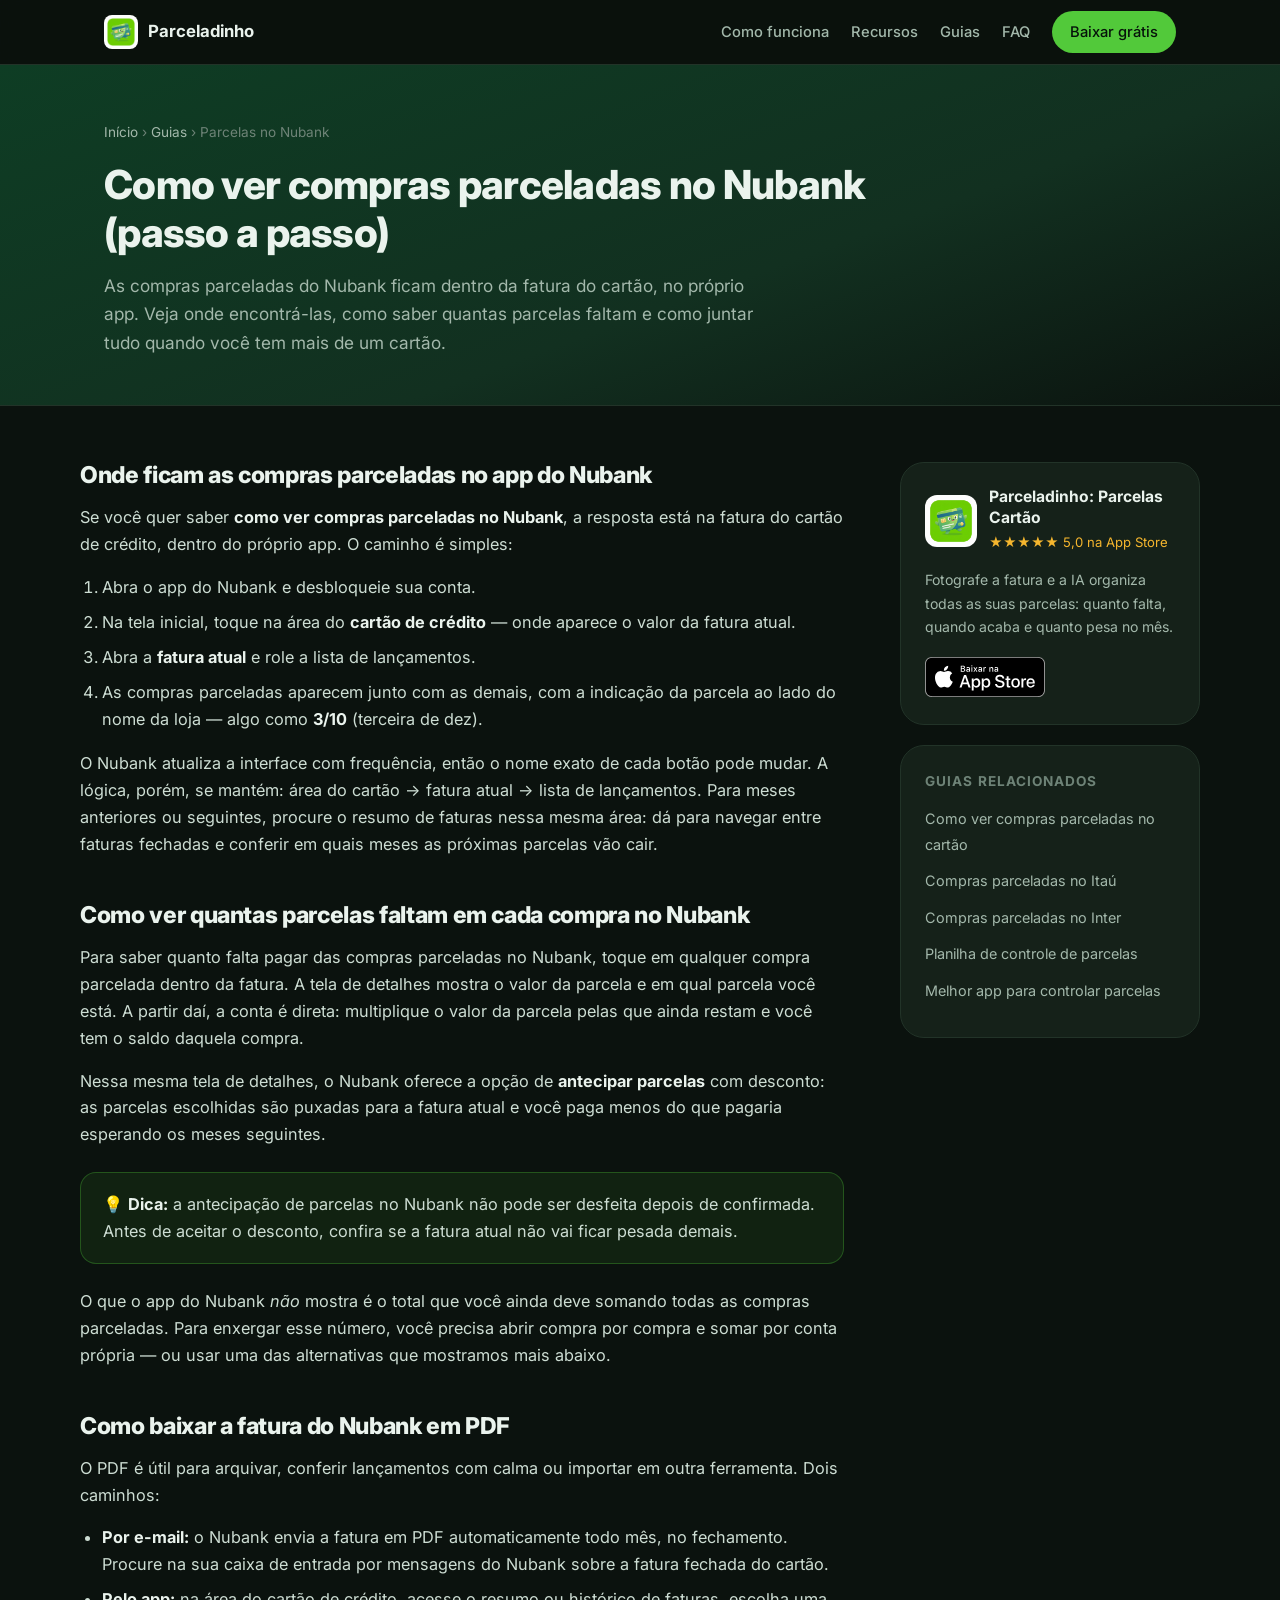
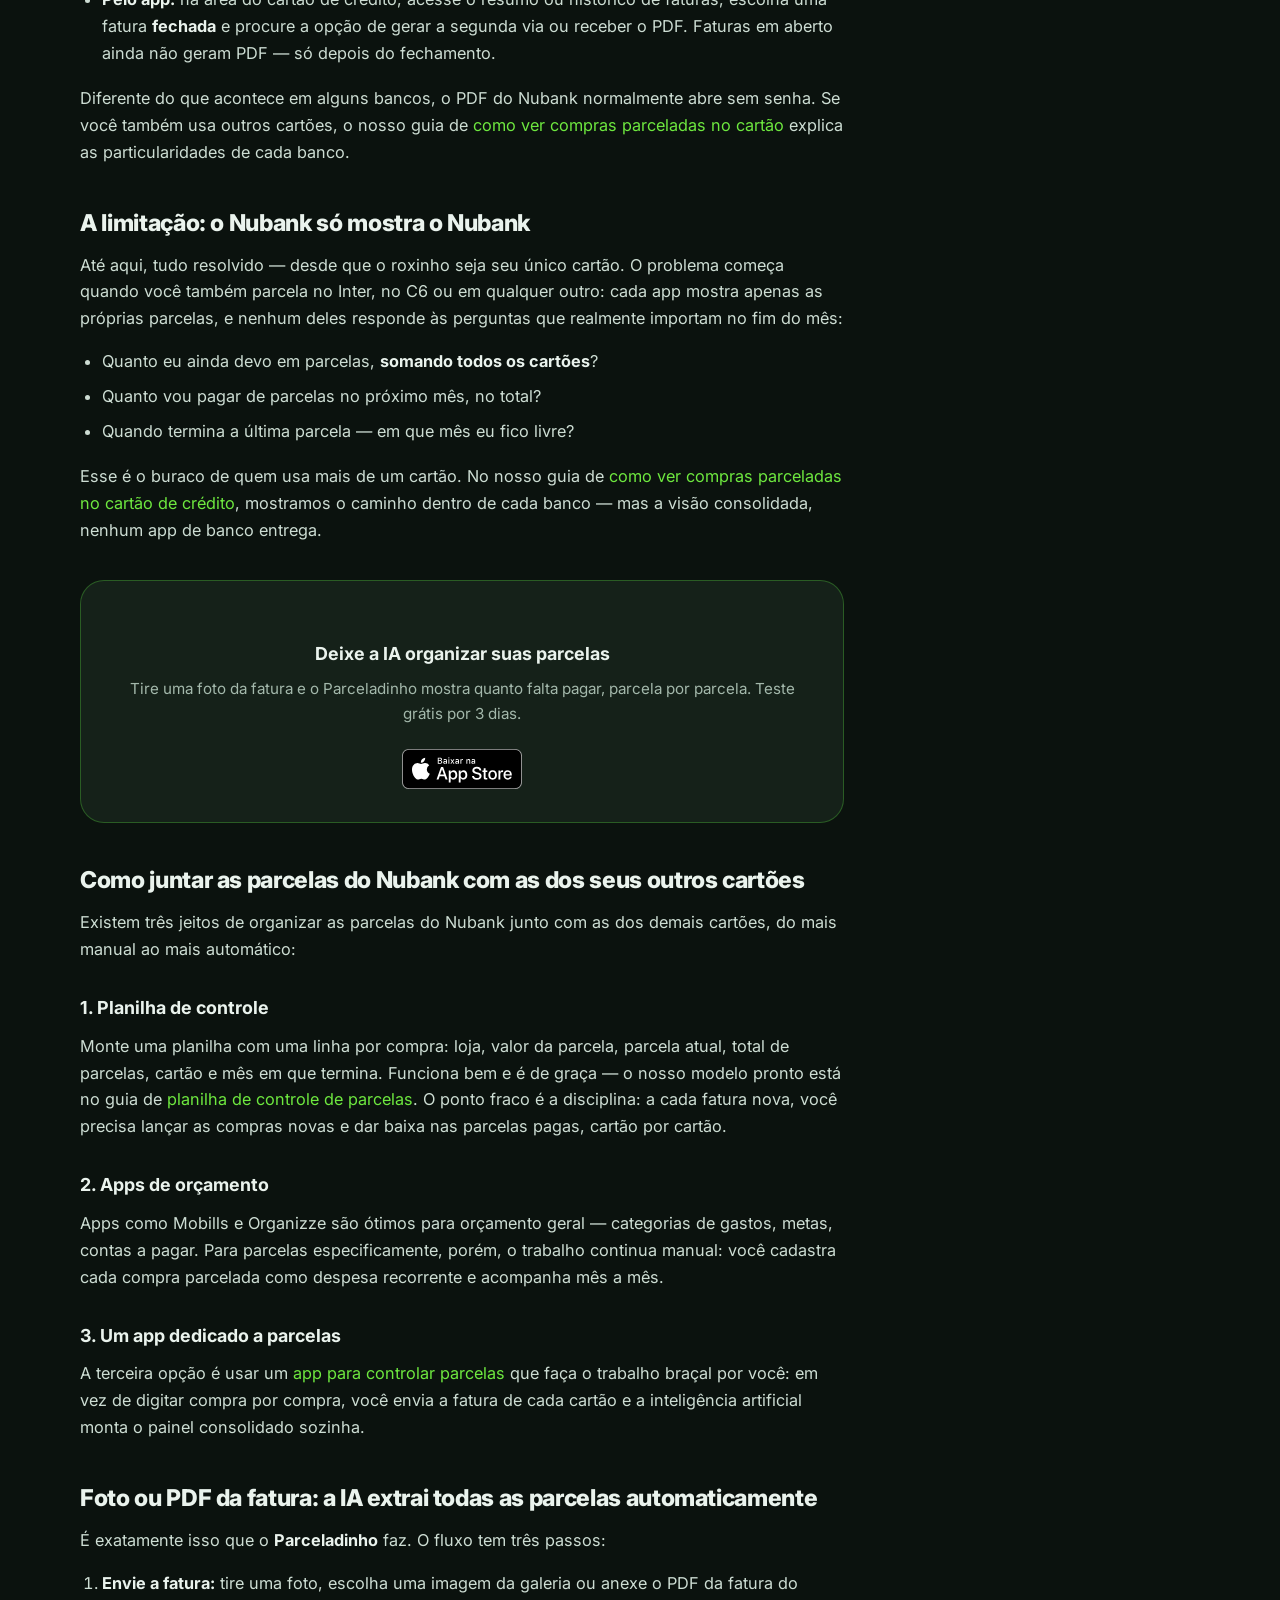
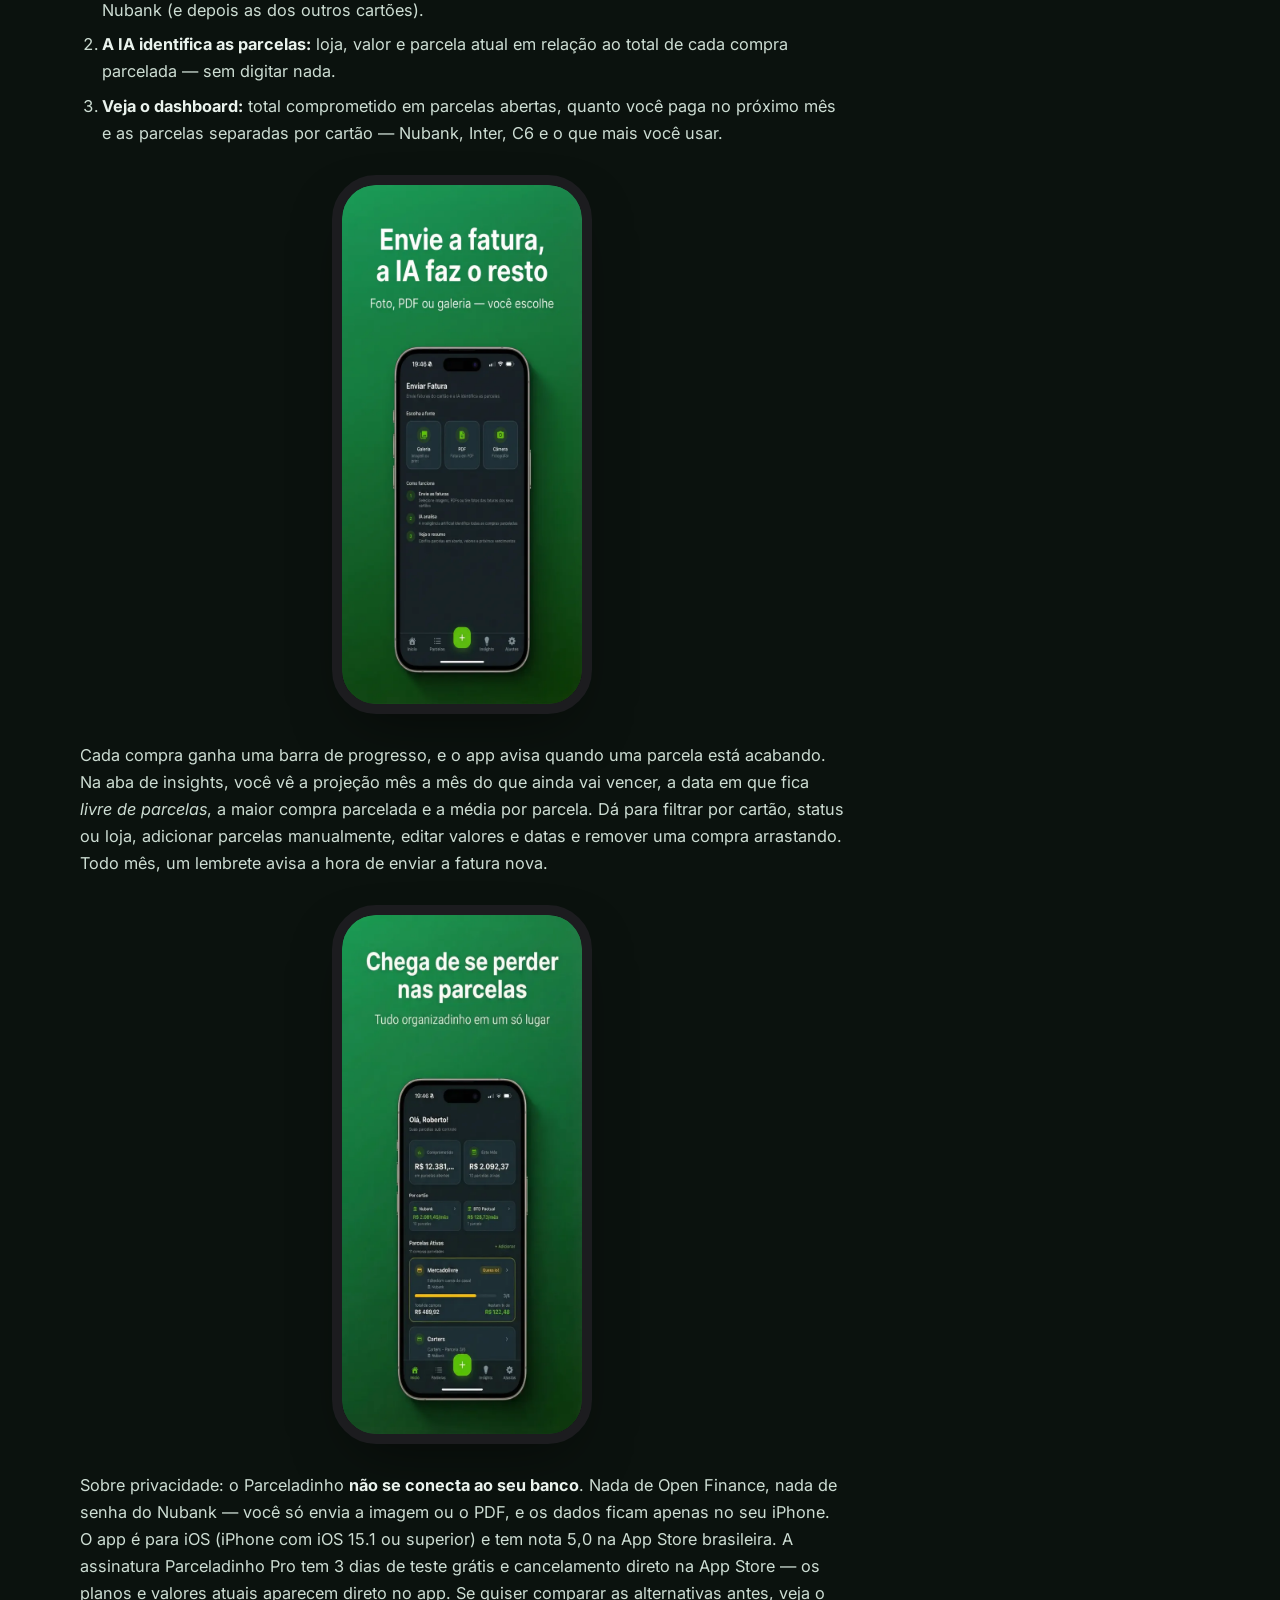
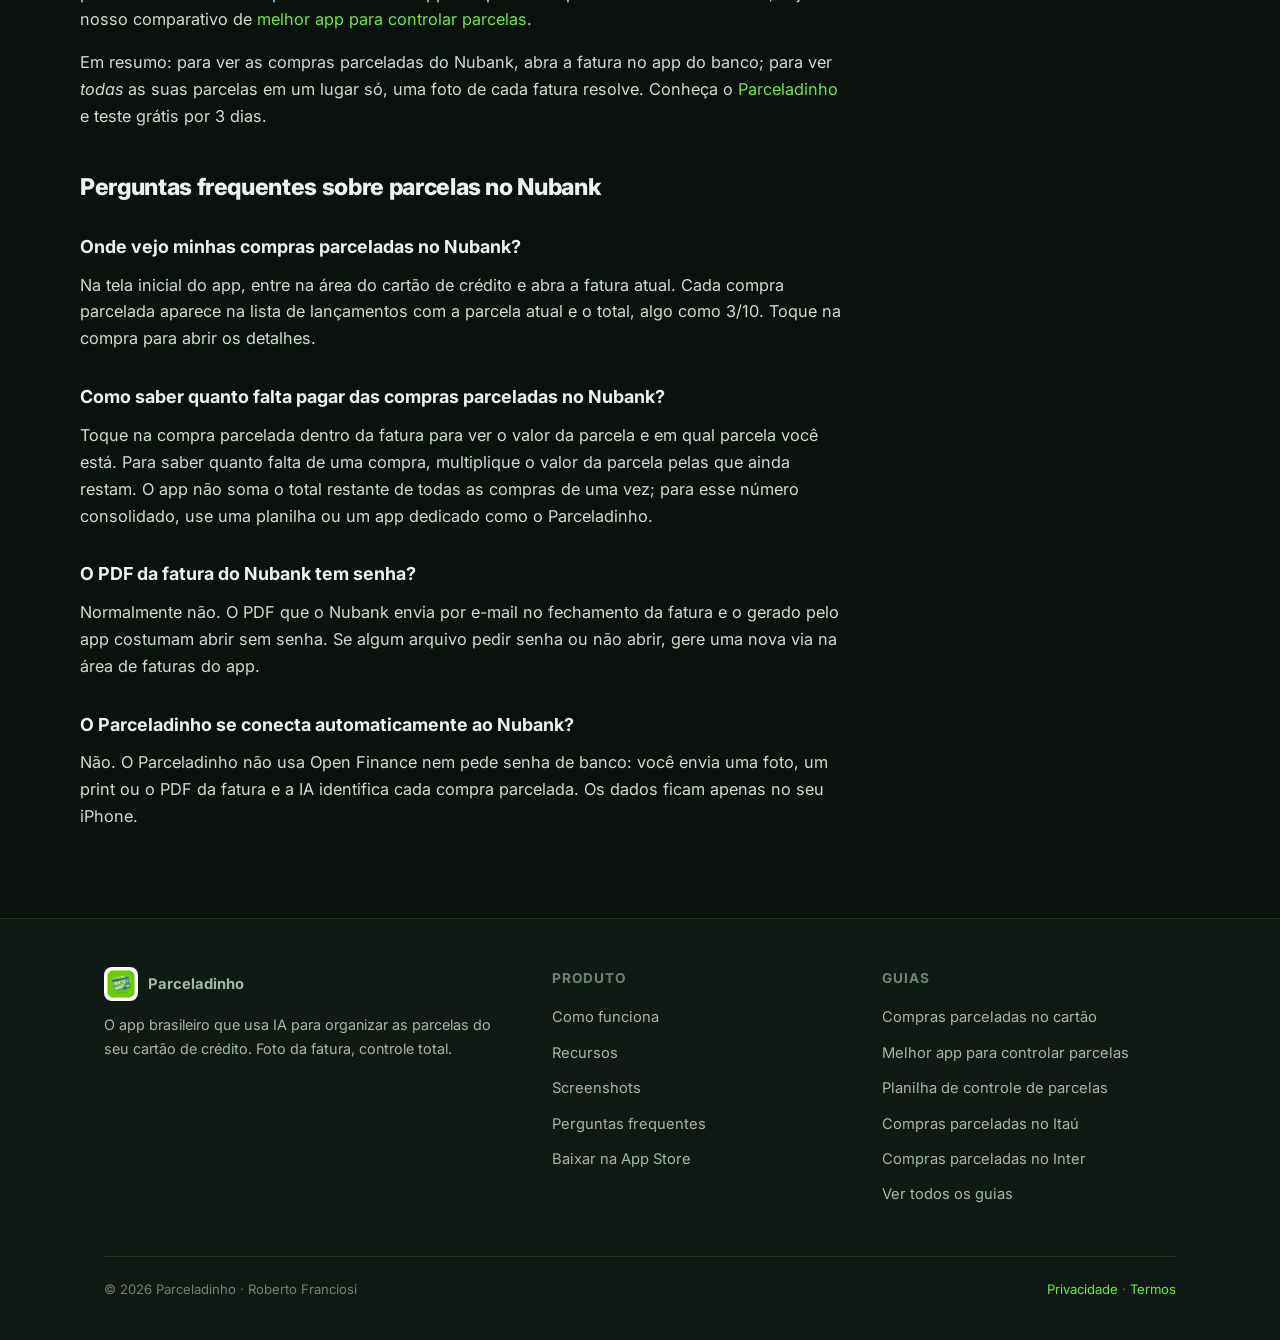
<file: guias/como-ver-compras-parceladas-nubank.html>
<!DOCTYPE html>
<html lang="pt-BR">
<head>
  <meta charset="UTF-8">
  <meta name="viewport" content="width=device-width, initial-scale=1.0">
  <title>Como Ver Compras Parceladas no Nubank (Passo a Passo)</title>
  <meta name="description" content="Passo a passo para ver suas compras parceladas no Nubank e como enxergar as parcelas de todos os seus cartões juntas com uma foto da fatura. Veja como fazer.">
  <link rel="canonical" href="https://parceladinho.github.io/parceladinho/guias/como-ver-compras-parceladas-nubank.html">
  <meta property="og:type" content="article">
  <meta property="og:title" content="Como Ver Compras Parceladas no Nubank (Passo a Passo)">
  <meta property="og:description" content="Passo a passo para ver suas compras parceladas no Nubank e como enxergar as parcelas de todos os seus cartões juntas com uma foto da fatura. Veja como fazer.">
  <meta property="og:url" content="https://parceladinho.github.io/parceladinho/guias/como-ver-compras-parceladas-nubank.html">
  <meta property="og:image" content="https://parceladinho.github.io/parceladinho/assets/app-icon-1024.png">
  <meta property="og:locale" content="pt_BR">
  <meta property="og:site_name" content="Parceladinho">
  <meta name="twitter:card" content="summary_large_image">
  <link rel="icon" type="image/png" sizes="180x180" href="../assets/app-icon-180.png">
  <link rel="apple-touch-icon" href="../assets/app-icon-180.png">
  <link rel="preconnect" href="https://fonts.googleapis.com">
  <link rel="preconnect" href="https://fonts.gstatic.com" crossorigin>
  <link href="https://fonts.googleapis.com/css2?family=Inter:wght@400;500;600;700;800&display=swap" rel="stylesheet">
  <link rel="stylesheet" href="../assets/style.css">
  <script type="application/ld+json">
  {
    "@context": "https://schema.org",
    "@graph": [
      {
        "@type": "Article",
        "headline": "Como ver compras parceladas no Nubank (passo a passo)",
        "description": "Passo a passo para ver suas compras parceladas no Nubank e como enxergar as parcelas de todos os seus cartões juntas com uma foto da fatura. Veja como fazer.",
        "inLanguage": "pt-BR",
        "image": "https://parceladinho.github.io/parceladinho/assets/app-icon-1024.png",
        "author": { "@type": "Organization", "name": "Parceladinho" },
        "publisher": { "@type": "Organization", "name": "Parceladinho", "logo": { "@type": "ImageObject", "url": "https://parceladinho.github.io/parceladinho/assets/app-icon-512.png" } },
        "mainEntityOfPage": "https://parceladinho.github.io/parceladinho/guias/como-ver-compras-parceladas-nubank.html"
      },
      {
        "@type": "BreadcrumbList",
        "itemListElement": [
          { "@type": "ListItem", "position": 1, "name": "Início", "item": "https://parceladinho.github.io/parceladinho/" },
          { "@type": "ListItem", "position": 2, "name": "Guias", "item": "https://parceladinho.github.io/parceladinho/#guias" },
          { "@type": "ListItem", "position": 3, "name": "Como ver compras parceladas no Nubank (passo a passo)" }
        ]
      },
      {
        "@type": "HowTo",
        "name": "Como importar a fatura do Nubank no Parceladinho",
        "description": "Três passos para transformar a fatura do Nubank em um painel de parcelas organizado com IA.",
        "step": [
          {
            "@type": "HowToStep",
            "position": 1,
            "name": "Envie a fatura",
            "text": "Abra o Parceladinho no iPhone e envie a fatura do Nubank: tire uma foto, escolha uma imagem da galeria ou anexe o PDF."
          },
          {
            "@type": "HowToStep",
            "position": 2,
            "name": "A IA identifica as parcelas",
            "text": "A IA lê a fatura e identifica cada compra parcelada: a loja, o valor e a parcela atual em relação ao total (por exemplo, 3 de 10)."
          },
          {
            "@type": "HowToStep",
            "position": 3,
            "name": "Veja o dashboard",
            "text": "O dashboard mostra o total comprometido em parcelas abertas, quanto você vai pagar no próximo mês e quando fica livre das parcelas."
          }
        ]
      },
      {
        "@type": "FAQPage",
        "mainEntity": [
          {
            "@type": "Question",
            "name": "Onde vejo minhas compras parceladas no Nubank?",
            "acceptedAnswer": { "@type": "Answer", "text": "Na tela inicial do app, entre na área do cartão de crédito e abra a fatura atual. Cada compra parcelada aparece na lista de lançamentos com a parcela atual e o total, algo como 3/10. Toque na compra para abrir os detalhes." }
          },
          {
            "@type": "Question",
            "name": "Como saber quanto falta pagar das compras parceladas no Nubank?",
            "acceptedAnswer": { "@type": "Answer", "text": "Toque na compra parcelada dentro da fatura para ver o valor da parcela e em qual parcela você está. Para saber quanto falta de uma compra, multiplique o valor da parcela pelas que ainda restam. O app não soma o total restante de todas as compras de uma vez; para esse número consolidado, use uma planilha ou um app dedicado como o Parceladinho." }
          },
          {
            "@type": "Question",
            "name": "O PDF da fatura do Nubank tem senha?",
            "acceptedAnswer": { "@type": "Answer", "text": "Normalmente não. O PDF que o Nubank envia por e-mail no fechamento da fatura e o gerado pelo app costumam abrir sem senha. Se algum arquivo pedir senha ou não abrir, gere uma nova via na área de faturas do app." }
          },
          {
            "@type": "Question",
            "name": "O Parceladinho se conecta automaticamente ao Nubank?",
            "acceptedAnswer": { "@type": "Answer", "text": "Não. O Parceladinho não usa Open Finance nem pede senha de banco: você envia uma foto, um print ou o PDF da fatura e a IA identifica cada compra parcelada. Os dados ficam apenas no seu iPhone." }
          }
        ]
      }
    ]
  }
  </script>
</head>
<body>

  <header class="site-header">
    <div class="container">
      <a class="brand" href="../index.html">
        <img src="../assets/app-icon-180.png" alt="Ícone do app Parceladinho" width="34" height="34">
        Parceladinho
      </a>
      <nav class="site-nav" aria-label="Navegação principal">
        <a href="../index.html#como-funciona">Como funciona</a>
        <a href="../index.html#recursos">Recursos</a>
        <a href="../index.html#guias">Guias</a>
        <a href="../index.html#faq">FAQ</a>
        <a class="nav-cta" href="https://apps.apple.com/br/app/parceladinho-parcelas-cart%C3%A3o/id6760917181">Baixar grátis</a>
      </nav>
    </div>
  </header>

  <main>
    <div class="article-hero">
      <div class="container">
        <nav class="crumbs" aria-label="Breadcrumb"><a href="../index.html">Início</a> › <a href="../index.html#guias">Guias</a> › Parcelas no Nubank</nav>
        <h1>Como ver compras parceladas no Nubank (passo a passo)</h1>
        <p class="lead">As compras parceladas do Nubank ficam dentro da fatura do cartão, no próprio app. Veja onde encontrá-las, como saber quantas parcelas faltam e como juntar tudo quando você tem mais de um cartão.</p>
      </div>
    </div>

    <div class="container article-layout">
      <article class="article-body">

        <h2>Onde ficam as compras parceladas no app do Nubank</h2>
        <p>Se você quer saber <strong>como ver compras parceladas no Nubank</strong>, a resposta está na fatura do cartão de crédito, dentro do próprio app. O caminho é simples:</p>
        <ol>
          <li>Abra o app do Nubank e desbloqueie sua conta.</li>
          <li>Na tela inicial, toque na área do <strong>cartão de crédito</strong> — onde aparece o valor da fatura atual.</li>
          <li>Abra a <strong>fatura atual</strong> e role a lista de lançamentos.</li>
          <li>As compras parceladas aparecem junto com as demais, com a indicação da parcela ao lado do nome da loja — algo como <strong>3/10</strong> (terceira de dez).</li>
        </ol>
        <p>O Nubank atualiza a interface com frequência, então o nome exato de cada botão pode mudar. A lógica, porém, se mantém: área do cartão → fatura atual → lista de lançamentos. Para meses anteriores ou seguintes, procure o resumo de faturas nessa mesma área: dá para navegar entre faturas fechadas e conferir em quais meses as próximas parcelas vão cair.</p>

        <h2>Como ver quantas parcelas faltam em cada compra no Nubank</h2>
        <p>Para saber quanto falta pagar das compras parceladas no Nubank, toque em qualquer compra parcelada dentro da fatura. A tela de detalhes mostra o valor da parcela e em qual parcela você está. A partir daí, a conta é direta: multiplique o valor da parcela pelas que ainda restam e você tem o saldo daquela compra.</p>
        <p>Nessa mesma tela de detalhes, o Nubank oferece a opção de <strong>antecipar parcelas</strong> com desconto: as parcelas escolhidas são puxadas para a fatura atual e você paga menos do que pagaria esperando os meses seguintes.</p>
        <div class="tip"><p>💡 <strong>Dica:</strong> a antecipação de parcelas no Nubank não pode ser desfeita depois de confirmada. Antes de aceitar o desconto, confira se a fatura atual não vai ficar pesada demais.</p></div>
        <p>O que o app do Nubank <em>não</em> mostra é o total que você ainda deve somando todas as compras parceladas. Para enxergar esse número, você precisa abrir compra por compra e somar por conta própria — ou usar uma das alternativas que mostramos mais abaixo.</p>

        <h2>Como baixar a fatura do Nubank em PDF</h2>
        <p>O PDF é útil para arquivar, conferir lançamentos com calma ou importar em outra ferramenta. Dois caminhos:</p>
        <ul>
          <li><strong>Por e-mail:</strong> o Nubank envia a fatura em PDF automaticamente todo mês, no fechamento. Procure na sua caixa de entrada por mensagens do Nubank sobre a fatura fechada do cartão.</li>
          <li><strong>Pelo app:</strong> na área do cartão de crédito, acesse o resumo ou histórico de faturas, escolha uma fatura <strong>fechada</strong> e procure a opção de gerar a segunda via ou receber o PDF. Faturas em aberto ainda não geram PDF — só depois do fechamento.</li>
        </ul>
        <p>Diferente do que acontece em alguns bancos, o PDF do Nubank normalmente abre sem senha. Se você também usa outros cartões, o nosso guia de <a href="como-ver-compras-parceladas-no-cartao.html">como ver compras parceladas no cartão</a> explica as particularidades de cada banco.</p>

        <h2>A limitação: o Nubank só mostra o Nubank</h2>
        <p>Até aqui, tudo resolvido — desde que o roxinho seja seu único cartão. O problema começa quando você também parcela no Inter, no C6 ou em qualquer outro: cada app mostra apenas as próprias parcelas, e nenhum deles responde às perguntas que realmente importam no fim do mês:</p>
        <ul>
          <li>Quanto eu ainda devo em parcelas, <strong>somando todos os cartões</strong>?</li>
          <li>Quanto vou pagar de parcelas no próximo mês, no total?</li>
          <li>Quando termina a última parcela — em que mês eu fico livre?</li>
        </ul>
        <p>Esse é o buraco de quem usa mais de um cartão. No nosso guia de <a href="como-ver-compras-parceladas-no-cartao.html">como ver compras parceladas no cartão de crédito</a>, mostramos o caminho dentro de cada banco — mas a visão consolidada, nenhum app de banco entrega.</p>

        <div class="article-cta">
          <h3>Deixe a IA organizar suas parcelas</h3>
          <p>Tire uma foto da fatura e o Parceladinho mostra quanto falta pagar, parcela por parcela. Teste grátis por 3 dias.</p>
          <a class="store-badge" href="https://apps.apple.com/br/app/parceladinho-parcelas-cart%C3%A3o/id6760917181" aria-label="Baixar o Parceladinho na App Store">
            <img src="../assets/app-store-badge.svg" alt="Baixar na App Store" width="120" height="40">
          </a>
        </div>

        <h2>Como juntar as parcelas do Nubank com as dos seus outros cartões</h2>
        <p>Existem três jeitos de organizar as parcelas do Nubank junto com as dos demais cartões, do mais manual ao mais automático:</p>
        <h3>1. Planilha de controle</h3>
        <p>Monte uma planilha com uma linha por compra: loja, valor da parcela, parcela atual, total de parcelas, cartão e mês em que termina. Funciona bem e é de graça — o nosso modelo pronto está no guia de <a href="planilha-de-controle-de-parcelas.html">planilha de controle de parcelas</a>. O ponto fraco é a disciplina: a cada fatura nova, você precisa lançar as compras novas e dar baixa nas parcelas pagas, cartão por cartão.</p>
        <h3>2. Apps de orçamento</h3>
        <p>Apps como Mobills e Organizze são ótimos para orçamento geral — categorias de gastos, metas, contas a pagar. Para parcelas especificamente, porém, o trabalho continua manual: você cadastra cada compra parcelada como despesa recorrente e acompanha mês a mês.</p>
        <h3>3. Um app dedicado a parcelas</h3>
        <p>A terceira opção é usar um <a href="../index.html">app para controlar parcelas</a> que faça o trabalho braçal por você: em vez de digitar compra por compra, você envia a fatura de cada cartão e a inteligência artificial monta o painel consolidado sozinha.</p>

        <h2>Foto ou PDF da fatura: a IA extrai todas as parcelas automaticamente</h2>
        <p>É exatamente isso que o <strong>Parceladinho</strong> faz. O fluxo tem três passos:</p>
        <ol>
          <li><strong>Envie a fatura:</strong> tire uma foto, escolha uma imagem da galeria ou anexe o PDF da fatura do Nubank (e depois as dos outros cartões).</li>
          <li><strong>A IA identifica as parcelas:</strong> loja, valor e parcela atual em relação ao total de cada compra parcelada — sem digitar nada.</li>
          <li><strong>Veja o dashboard:</strong> total comprometido em parcelas abertas, quanto você paga no próximo mês e as parcelas separadas por cartão — Nubank, Inter, C6 e o que mais você usar.</li>
        </ol>
        <figure class="shot phone"><img src="../assets/screenshot-02-fatura.webp" alt="Tela do Parceladinho para enviar a fatura do Nubank por foto, galeria ou PDF, com os passos da IA que identifica as compras parceladas" width="600" height="1300" loading="lazy"></figure>
        <p>Cada compra ganha uma barra de progresso, e o app avisa quando uma parcela está acabando. Na aba de insights, você vê a projeção mês a mês do que ainda vai vencer, a data em que fica <em>livre de parcelas</em>, a maior compra parcelada e a média por parcela. Dá para filtrar por cartão, status ou loja, adicionar parcelas manualmente, editar valores e datas e remover uma compra arrastando. Todo mês, um lembrete avisa a hora de enviar a fatura nova.</p>
        <figure class="shot phone"><img src="../assets/screenshot-01-dashboard.webp" alt="Dashboard do Parceladinho com o total comprometido em compras parceladas e as parcelas organizadas por cartão, incluindo Nubank" width="600" height="1300" loading="lazy"></figure>
        <p>Sobre privacidade: o Parceladinho <strong>não se conecta ao seu banco</strong>. Nada de Open Finance, nada de senha do Nubank — você só envia a imagem ou o PDF, e os dados ficam apenas no seu iPhone. O app é para iOS (iPhone com iOS 15.1 ou superior) e tem nota 5,0 na App Store brasileira. A assinatura Parceladinho Pro tem 3 dias de teste grátis e cancelamento direto na App Store — os planos e valores atuais aparecem direto no app. Se quiser comparar as alternativas antes, veja o nosso comparativo de <a href="melhor-app-para-controlar-parcelas.html">melhor app para controlar parcelas</a>.</p>
        <p>Em resumo: para ver as compras parceladas do Nubank, abra a fatura no app do banco; para ver <em>todas</em> as suas parcelas em um lugar só, uma foto de cada fatura resolve. Conheça o <a href="../index.html">Parceladinho</a> e teste grátis por 3 dias.</p>

        <h2>Perguntas frequentes sobre parcelas no Nubank</h2>
        <h3>Onde vejo minhas compras parceladas no Nubank?</h3>
        <p>Na tela inicial do app, entre na área do cartão de crédito e abra a fatura atual. Cada compra parcelada aparece na lista de lançamentos com a parcela atual e o total, algo como 3/10. Toque na compra para abrir os detalhes.</p>
        <h3>Como saber quanto falta pagar das compras parceladas no Nubank?</h3>
        <p>Toque na compra parcelada dentro da fatura para ver o valor da parcela e em qual parcela você está. Para saber quanto falta de uma compra, multiplique o valor da parcela pelas que ainda restam. O app não soma o total restante de todas as compras de uma vez; para esse número consolidado, use uma planilha ou um app dedicado como o Parceladinho.</p>
        <h3>O PDF da fatura do Nubank tem senha?</h3>
        <p>Normalmente não. O PDF que o Nubank envia por e-mail no fechamento da fatura e o gerado pelo app costumam abrir sem senha. Se algum arquivo pedir senha ou não abrir, gere uma nova via na área de faturas do app.</p>
        <h3>O Parceladinho se conecta automaticamente ao Nubank?</h3>
        <p>Não. O Parceladinho não usa Open Finance nem pede senha de banco: você envia uma foto, um print ou o PDF da fatura e a IA identifica cada compra parcelada. Os dados ficam apenas no seu iPhone.</p>

      </article>

      <aside class="article-aside">
        <div class="aside-card">
          <div class="app-row">
            <img src="../assets/app-icon-180.png" alt="Ícone do Parceladinho" width="52" height="52">
            <div>
              <strong>Parceladinho: Parcelas Cartão</strong>
              <span>★★★★★ 5,0 na App Store</span>
            </div>
          </div>
          <p>Fotografe a fatura e a IA organiza todas as suas parcelas: quanto falta, quando acaba e quanto pesa no mês.</p>
          <a class="store-badge" href="https://apps.apple.com/br/app/parceladinho-parcelas-cart%C3%A3o/id6760917181" aria-label="Baixar o Parceladinho na App Store">
            <img src="../assets/app-store-badge.svg" alt="Baixar na App Store" width="120" height="40">
          </a>
        </div>
        <div class="aside-card">
          <h4>Guias relacionados</h4>
          <ul>
            <li><a href="como-ver-compras-parceladas-no-cartao.html">Como ver compras parceladas no cartão</a></li>
            <li><a href="como-ver-compras-parceladas-itau.html">Compras parceladas no Itaú</a></li>
            <li><a href="como-ver-compras-parceladas-inter.html">Compras parceladas no Inter</a></li>
            <li><a href="planilha-de-controle-de-parcelas.html">Planilha de controle de parcelas</a></li>
            <li><a href="melhor-app-para-controlar-parcelas.html">Melhor app para controlar parcelas</a></li>
          </ul>
        </div>
      </aside>
    </div>
  </main>

  <footer class="site-footer">
    <div class="container">
      <div class="footer-grid">
        <div class="footer-about">
          <a class="brand" href="../index.html">
            <img src="../assets/app-icon-180.png" alt="Ícone do Parceladinho" width="34" height="34">
            Parceladinho
          </a>
          <p>O app brasileiro que usa IA para organizar as parcelas do seu cartão de crédito. Foto da fatura, controle total.</p>
        </div>
        <div>
          <h4>Produto</h4>
          <ul>
            <li><a href="../index.html#como-funciona">Como funciona</a></li>
            <li><a href="../index.html#recursos">Recursos</a></li>
            <li><a href="../index.html#screenshots">Screenshots</a></li>
            <li><a href="../index.html#faq">Perguntas frequentes</a></li>
            <li><a href="https://apps.apple.com/br/app/parceladinho-parcelas-cart%C3%A3o/id6760917181">Baixar na App Store</a></li>
          </ul>
        </div>
        <div>
          <h4>Guias</h4>
          <ul>
            <li><a href="como-ver-compras-parceladas-no-cartao.html">Compras parceladas no cartão</a></li>
            <li><a href="melhor-app-para-controlar-parcelas.html">Melhor app para controlar parcelas</a></li>
            <li><a href="planilha-de-controle-de-parcelas.html">Planilha de controle de parcelas</a></li>
            <li><a href="como-ver-compras-parceladas-itau.html">Compras parceladas no Itaú</a></li>
            <li><a href="como-ver-compras-parceladas-inter.html">Compras parceladas no Inter</a></li>
            <li><a href="../index.html#guias">Ver todos os guias</a></li>
          </ul>
        </div>
      </div>
      <div class="footer-bottom">
        <span>© 2026 Parceladinho · Roberto Franciosi</span>
        <span>
          <a href="https://parcelcontrol-jwrdzwzv.manus.space/api/privacy">Privacidade</a> ·
          <a href="https://www.apple.com/legal/internet-services/itunes/dev/stdeula/">Termos</a>
        </span>
      </div>
    </div>
  </footer>

</body>
</html>
</file>
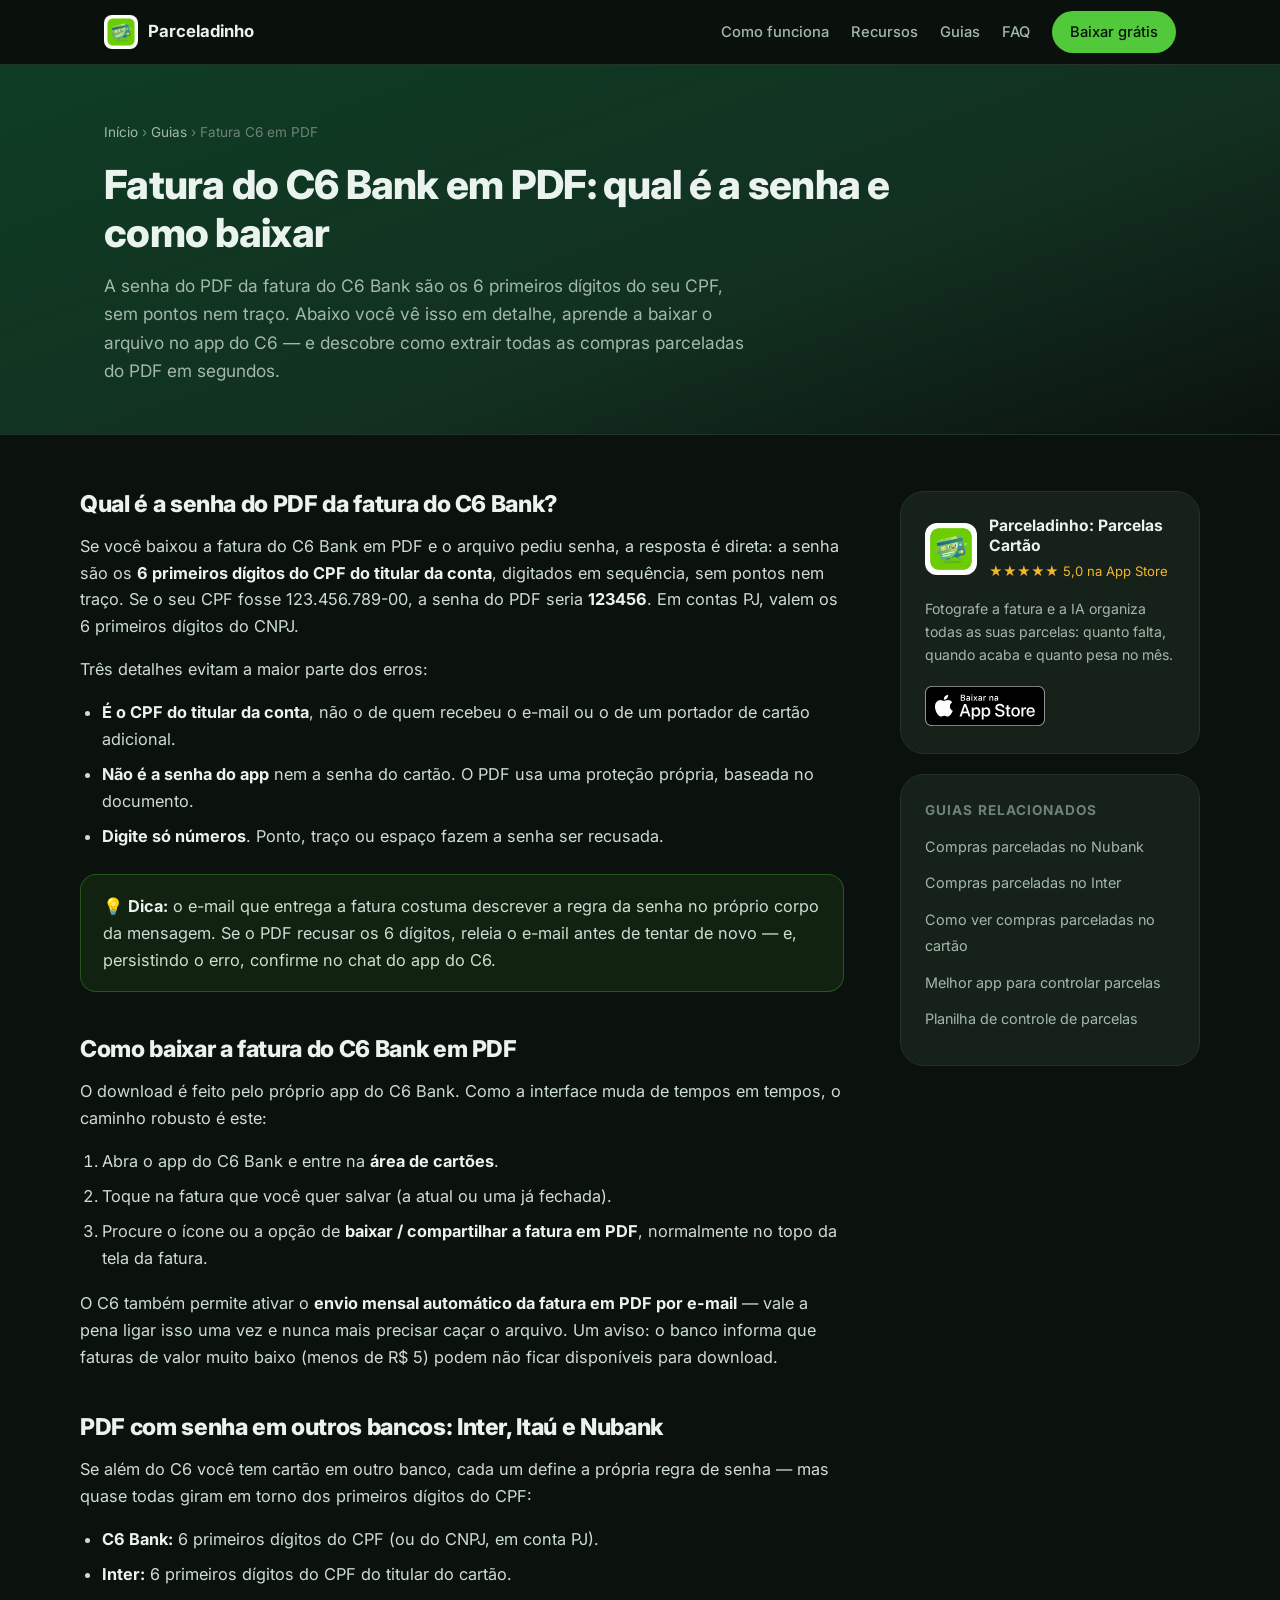
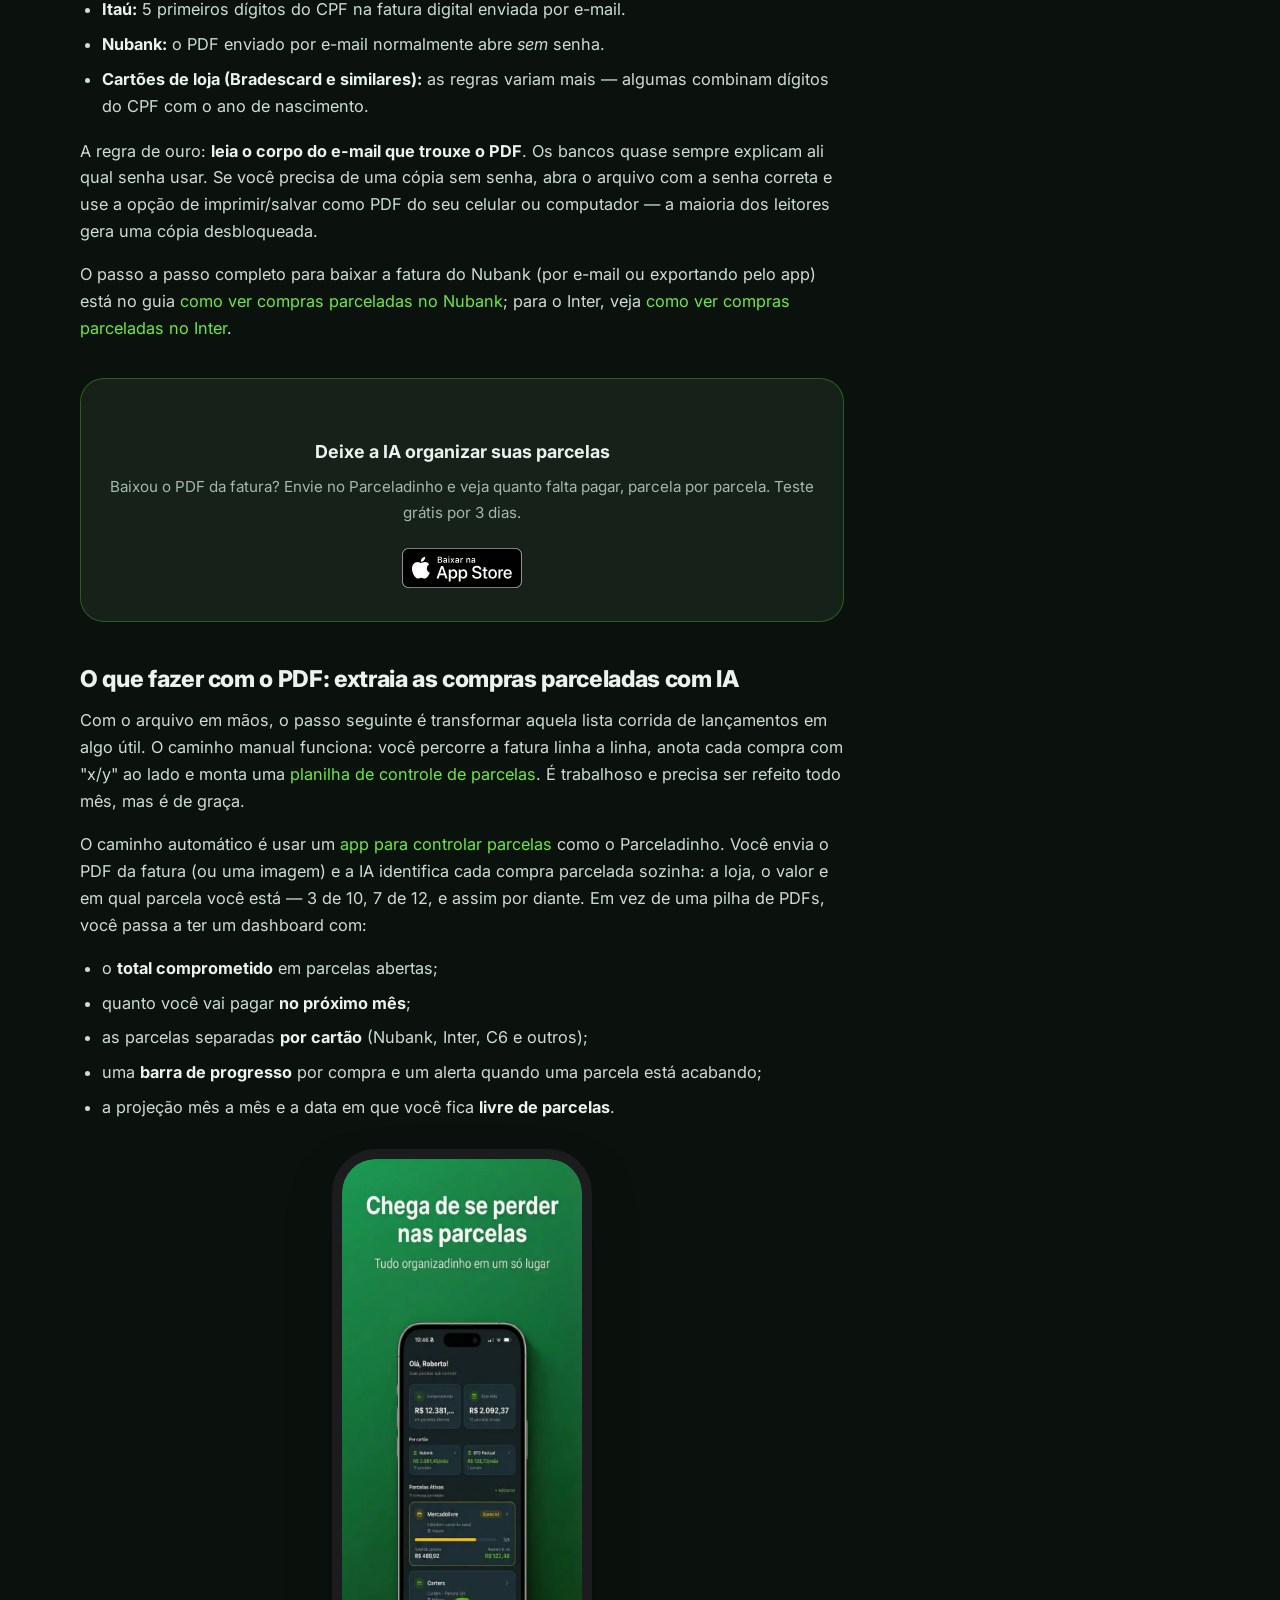
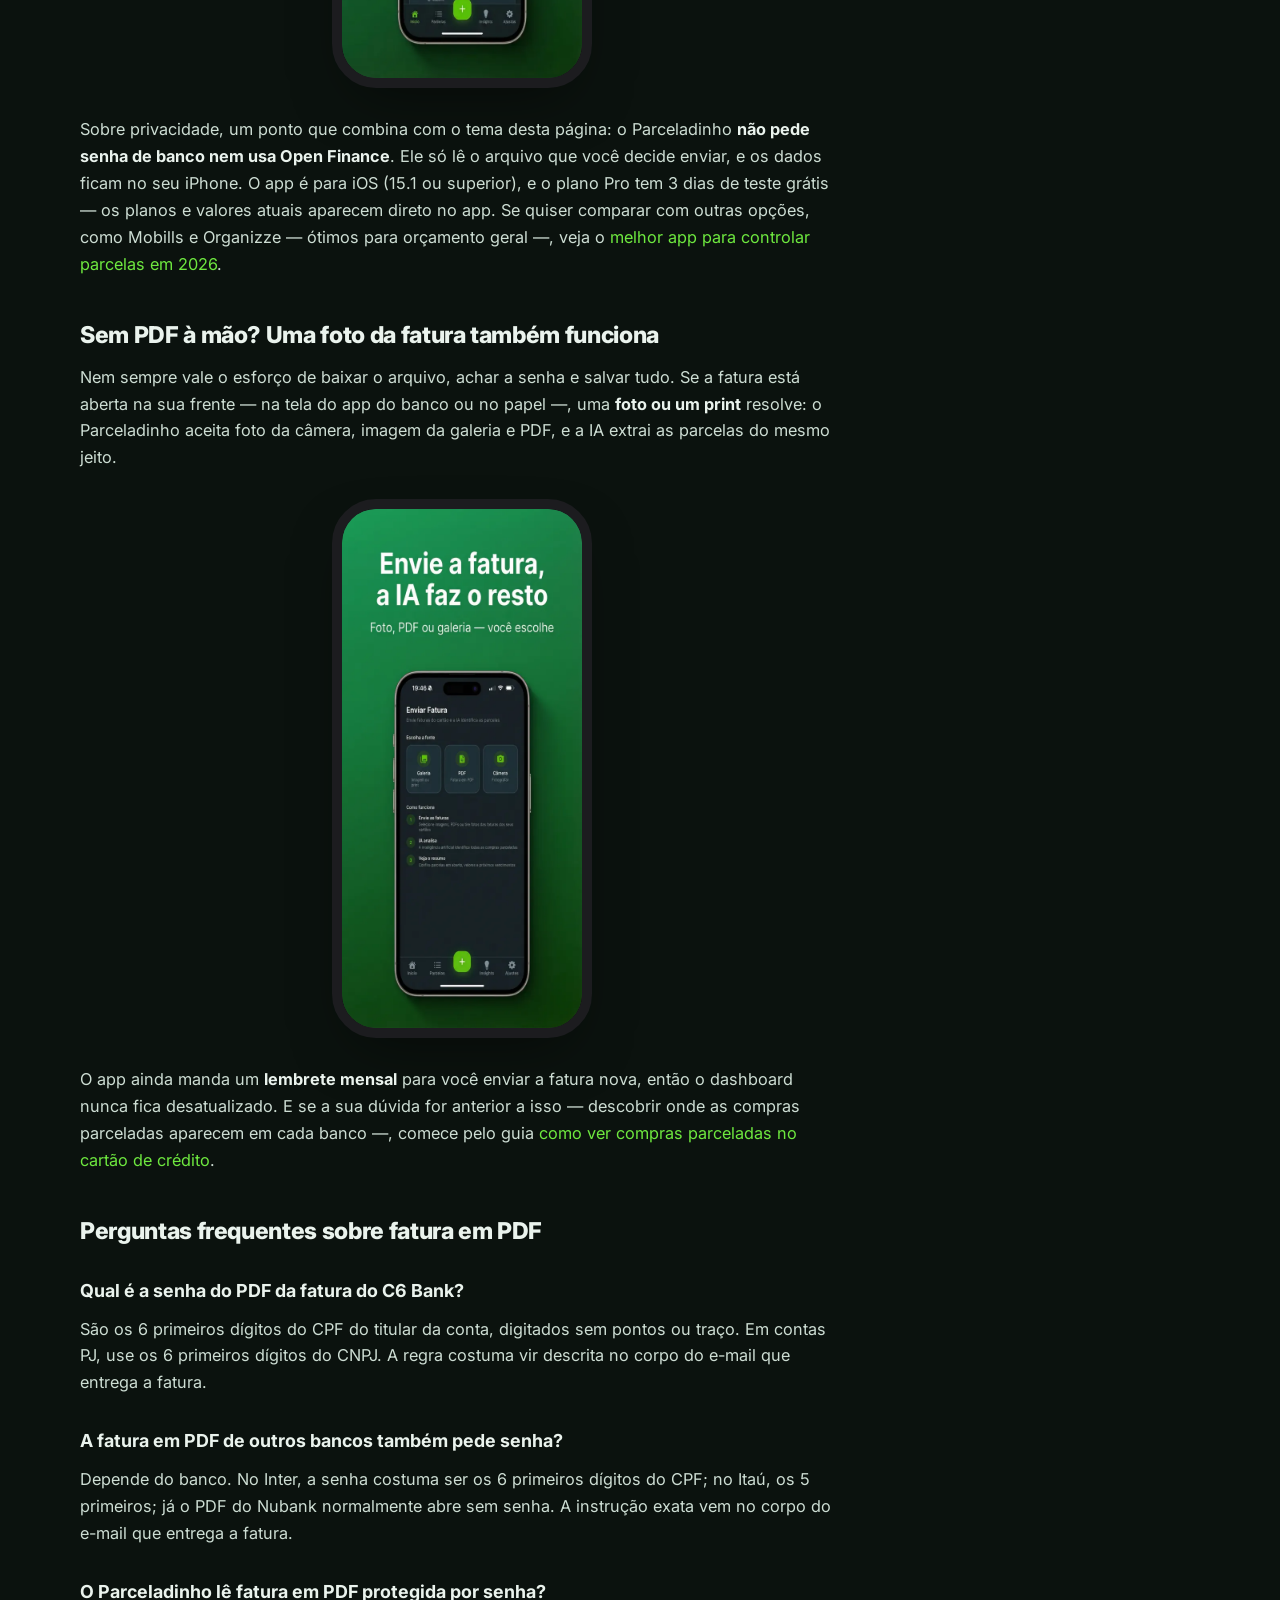
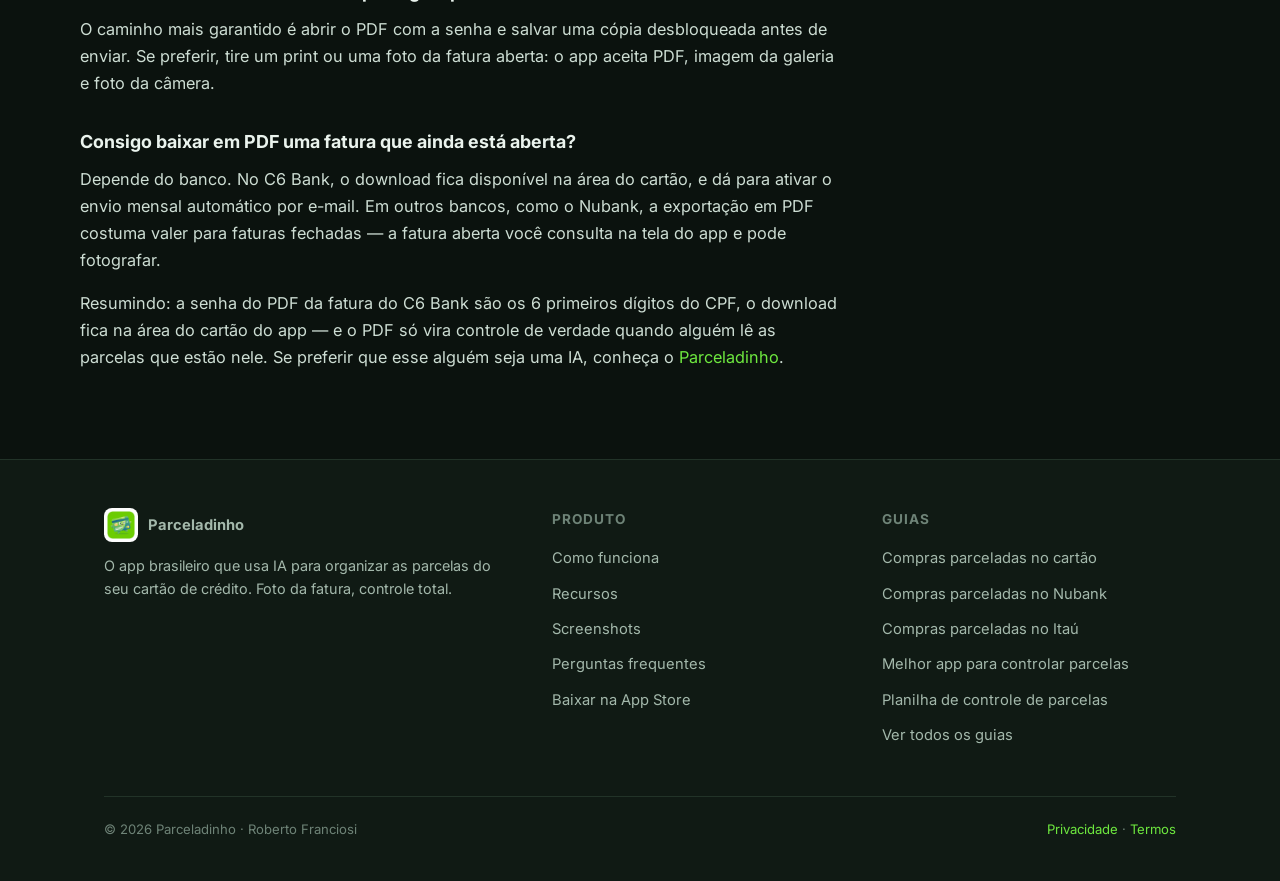
<file: guias/fatura-c6-bank-pdf-senha.html>
<!DOCTYPE html>
<html lang="pt-BR">
<head>
  <meta charset="UTF-8">
  <meta name="viewport" content="width=device-width, initial-scale=1.0">
  <title>Fatura C6 Bank em PDF: Qual é a Senha e Como Baixar</title>
  <meta name="description" content="Descubra a senha do PDF da fatura do C6 Bank (os 6 primeiros dígitos do CPF), como baixar o arquivo no app e como extrair as compras parceladas em segundos.">
  <link rel="canonical" href="https://parceladinho.github.io/parceladinho/guias/fatura-c6-bank-pdf-senha.html">
  <meta property="og:type" content="article">
  <meta property="og:title" content="Fatura C6 Bank em PDF: Qual é a Senha e Como Baixar">
  <meta property="og:description" content="Descubra a senha do PDF da fatura do C6 Bank (os 6 primeiros dígitos do CPF), como baixar o arquivo no app e como extrair as compras parceladas em segundos.">
  <meta property="og:url" content="https://parceladinho.github.io/parceladinho/guias/fatura-c6-bank-pdf-senha.html">
  <meta property="og:image" content="https://parceladinho.github.io/parceladinho/assets/app-icon-1024.png">
  <meta property="og:locale" content="pt_BR">
  <meta property="og:site_name" content="Parceladinho">
  <meta name="twitter:card" content="summary_large_image">
  <link rel="icon" type="image/png" sizes="180x180" href="../assets/app-icon-180.png">
  <link rel="apple-touch-icon" href="../assets/app-icon-180.png">
  <link rel="preconnect" href="https://fonts.googleapis.com">
  <link rel="preconnect" href="https://fonts.gstatic.com" crossorigin>
  <link href="https://fonts.googleapis.com/css2?family=Inter:wght@400;500;600;700;800&display=swap" rel="stylesheet">
  <link rel="stylesheet" href="../assets/style.css">
  <script type="application/ld+json">
  {
    "@context": "https://schema.org",
    "@graph": [
      {
        "@type": "Article",
        "headline": "Fatura do C6 Bank em PDF: qual é a senha e como baixar",
        "description": "Descubra a senha do PDF da fatura do C6 Bank (os 6 primeiros dígitos do CPF), como baixar o arquivo no app e como extrair as compras parceladas em segundos.",
        "inLanguage": "pt-BR",
        "image": "https://parceladinho.github.io/parceladinho/assets/app-icon-1024.png",
        "author": { "@type": "Organization", "name": "Parceladinho" },
        "publisher": { "@type": "Organization", "name": "Parceladinho", "logo": { "@type": "ImageObject", "url": "https://parceladinho.github.io/parceladinho/assets/app-icon-512.png" } },
        "mainEntityOfPage": "https://parceladinho.github.io/parceladinho/guias/fatura-c6-bank-pdf-senha.html"
      },
      {
        "@type": "BreadcrumbList",
        "itemListElement": [
          { "@type": "ListItem", "position": 1, "name": "Início", "item": "https://parceladinho.github.io/parceladinho/" },
          { "@type": "ListItem", "position": 2, "name": "Guias", "item": "https://parceladinho.github.io/parceladinho/#guias" },
          { "@type": "ListItem", "position": 3, "name": "Fatura do C6 Bank em PDF: qual é a senha e como baixar" }
        ]
      },
      {
        "@type": "HowTo",
        "name": "Como importar a fatura do cartão em PDF no Parceladinho",
        "description": "Transforme o PDF da fatura do seu cartão em uma lista organizada de compras parceladas usando IA.",
        "step": [
          { "@type": "HowToStep", "name": "Envie a fatura", "text": "Abra o Parceladinho e envie o PDF da fatura, uma imagem da galeria ou uma foto tirada na hora." },
          { "@type": "HowToStep", "name": "A IA identifica as parcelas", "text": "A inteligência artificial lê o arquivo e identifica cada compra parcelada: loja, valor e parcela atual/total." },
          { "@type": "HowToStep", "name": "Veja o dashboard", "text": "Confira o total comprometido em parcelas abertas, quanto vai pagar no próximo mês e quando cada parcela termina." }
        ]
      },
      {
        "@type": "FAQPage",
        "mainEntity": [
          {
            "@type": "Question",
            "name": "Qual é a senha do PDF da fatura do C6 Bank?",
            "acceptedAnswer": { "@type": "Answer", "text": "São os 6 primeiros dígitos do CPF do titular da conta, digitados sem pontos ou traço. Em contas PJ, use os 6 primeiros dígitos do CNPJ. A regra costuma vir descrita no corpo do e-mail que entrega a fatura." }
          },
          {
            "@type": "Question",
            "name": "A fatura em PDF de outros bancos também pede senha?",
            "acceptedAnswer": { "@type": "Answer", "text": "Depende do banco. No Inter, a senha costuma ser os 6 primeiros dígitos do CPF; no Itaú, os 5 primeiros; já o PDF do Nubank normalmente abre sem senha. A instrução exata vem no corpo do e-mail que entrega a fatura." }
          },
          {
            "@type": "Question",
            "name": "O Parceladinho lê fatura em PDF protegida por senha?",
            "acceptedAnswer": { "@type": "Answer", "text": "O caminho mais garantido é abrir o PDF com a senha e salvar uma cópia desbloqueada antes de enviar. Se preferir, tire um print ou uma foto da fatura aberta: o app aceita PDF, imagem da galeria e foto da câmera." }
          },
          {
            "@type": "Question",
            "name": "Consigo baixar em PDF uma fatura que ainda está aberta?",
            "acceptedAnswer": { "@type": "Answer", "text": "Depende do banco. No C6 Bank, o download fica disponível na área do cartão, e dá para ativar o envio mensal automático por e-mail. Em outros bancos, como o Nubank, a exportação em PDF costuma valer para faturas fechadas — a fatura aberta você consulta na tela do app e pode fotografar." }
          }
        ]
      }
    ]
  }
  </script>
</head>
<body>

  <header class="site-header">
    <div class="container">
      <a class="brand" href="../index.html">
        <img src="../assets/app-icon-180.png" alt="Ícone do app Parceladinho" width="34" height="34">
        Parceladinho
      </a>
      <nav class="site-nav" aria-label="Navegação principal">
        <a href="../index.html#como-funciona">Como funciona</a>
        <a href="../index.html#recursos">Recursos</a>
        <a href="../index.html#guias">Guias</a>
        <a href="../index.html#faq">FAQ</a>
        <a class="nav-cta" href="https://apps.apple.com/br/app/parceladinho-parcelas-cart%C3%A3o/id6760917181">Baixar grátis</a>
      </nav>
    </div>
  </header>

  <main>
    <div class="article-hero">
      <div class="container">
        <nav class="crumbs" aria-label="Breadcrumb"><a href="../index.html">Início</a> › <a href="../index.html#guias">Guias</a> › Fatura C6 em PDF</nav>
        <h1>Fatura do C6 Bank em PDF: qual é a senha e como baixar</h1>
        <p class="lead">A senha do PDF da fatura do C6 Bank são os 6 primeiros dígitos do seu CPF, sem pontos nem traço. Abaixo você vê isso em detalhe, aprende a baixar o arquivo no app do C6 — e descobre como extrair todas as compras parceladas do PDF em segundos.</p>
      </div>
    </div>

    <div class="container article-layout">
      <article class="article-body">

        <h2>Qual é a senha do PDF da fatura do C6 Bank?</h2>
        <p>Se você baixou a fatura do C6 Bank em PDF e o arquivo pediu senha, a resposta é direta: a senha são os <strong>6 primeiros dígitos do CPF do titular da conta</strong>, digitados em sequência, sem pontos nem traço. Se o seu CPF fosse 123.456.789-00, a senha do PDF seria <strong>123456</strong>. Em contas PJ, valem os 6 primeiros dígitos do CNPJ.</p>
        <p>Três detalhes evitam a maior parte dos erros:</p>
        <ul>
          <li><strong>É o CPF do titular da conta</strong>, não o de quem recebeu o e-mail ou o de um portador de cartão adicional.</li>
          <li><strong>Não é a senha do app</strong> nem a senha do cartão. O PDF usa uma proteção própria, baseada no documento.</li>
          <li><strong>Digite só números</strong>. Ponto, traço ou espaço fazem a senha ser recusada.</li>
        </ul>
        <div class="tip"><p>💡 <strong>Dica:</strong> o e-mail que entrega a fatura costuma descrever a regra da senha no próprio corpo da mensagem. Se o PDF recusar os 6 dígitos, releia o e-mail antes de tentar de novo — e, persistindo o erro, confirme no chat do app do C6.</p></div>

        <h2>Como baixar a fatura do C6 Bank em PDF</h2>
        <p>O download é feito pelo próprio app do C6 Bank. Como a interface muda de tempos em tempos, o caminho robusto é este:</p>
        <ol>
          <li>Abra o app do C6 Bank e entre na <strong>área de cartões</strong>.</li>
          <li>Toque na fatura que você quer salvar (a atual ou uma já fechada).</li>
          <li>Procure o ícone ou a opção de <strong>baixar / compartilhar a fatura em PDF</strong>, normalmente no topo da tela da fatura.</li>
        </ol>
        <p>O C6 também permite ativar o <strong>envio mensal automático da fatura em PDF por e-mail</strong> — vale a pena ligar isso uma vez e nunca mais precisar caçar o arquivo. Um aviso: o banco informa que faturas de valor muito baixo (menos de R$ 5) podem não ficar disponíveis para download.</p>

        <h2>PDF com senha em outros bancos: Inter, Itaú e Nubank</h2>
        <p>Se além do C6 você tem cartão em outro banco, cada um define a própria regra de senha — mas quase todas giram em torno dos primeiros dígitos do CPF:</p>
        <ul>
          <li><strong>C6 Bank:</strong> 6 primeiros dígitos do CPF (ou do CNPJ, em conta PJ).</li>
          <li><strong>Inter:</strong> 6 primeiros dígitos do CPF do titular do cartão.</li>
          <li><strong>Itaú:</strong> 5 primeiros dígitos do CPF na fatura digital enviada por e-mail.</li>
          <li><strong>Nubank:</strong> o PDF enviado por e-mail normalmente abre <em>sem</em> senha.</li>
          <li><strong>Cartões de loja (Bradescard e similares):</strong> as regras variam mais — algumas combinam dígitos do CPF com o ano de nascimento.</li>
        </ul>
        <p>A regra de ouro: <strong>leia o corpo do e-mail que trouxe o PDF</strong>. Os bancos quase sempre explicam ali qual senha usar. Se você precisa de uma cópia sem senha, abra o arquivo com a senha correta e use a opção de imprimir/salvar como PDF do seu celular ou computador — a maioria dos leitores gera uma cópia desbloqueada.</p>
        <p>O passo a passo completo para baixar a fatura do Nubank (por e-mail ou exportando pelo app) está no guia <a href="como-ver-compras-parceladas-nubank.html">como ver compras parceladas no Nubank</a>; para o Inter, veja <a href="como-ver-compras-parceladas-inter.html">como ver compras parceladas no Inter</a>.</p>

        <div class="article-cta">
          <h3>Deixe a IA organizar suas parcelas</h3>
          <p>Baixou o PDF da fatura? Envie no Parceladinho e veja quanto falta pagar, parcela por parcela. Teste grátis por 3 dias.</p>
          <a class="store-badge" href="https://apps.apple.com/br/app/parceladinho-parcelas-cart%C3%A3o/id6760917181" aria-label="Baixar o Parceladinho na App Store">
            <img src="../assets/app-store-badge.svg" alt="Baixar na App Store" width="120" height="40">
          </a>
        </div>

        <h2>O que fazer com o PDF: extraia as compras parceladas com IA</h2>
        <p>Com o arquivo em mãos, o passo seguinte é transformar aquela lista corrida de lançamentos em algo útil. O caminho manual funciona: você percorre a fatura linha a linha, anota cada compra com "x/y" ao lado e monta uma <a href="planilha-de-controle-de-parcelas.html">planilha de controle de parcelas</a>. É trabalhoso e precisa ser refeito todo mês, mas é de graça.</p>
        <p>O caminho automático é usar um <a href="../index.html">app para controlar parcelas</a> como o Parceladinho. Você envia o PDF da fatura (ou uma imagem) e a IA identifica cada compra parcelada sozinha: a loja, o valor e em qual parcela você está — 3 de 10, 7 de 12, e assim por diante. Em vez de uma pilha de PDFs, você passa a ter um dashboard com:</p>
        <ul>
          <li>o <strong>total comprometido</strong> em parcelas abertas;</li>
          <li>quanto você vai pagar <strong>no próximo mês</strong>;</li>
          <li>as parcelas separadas <strong>por cartão</strong> (Nubank, Inter, C6 e outros);</li>
          <li>uma <strong>barra de progresso</strong> por compra e um alerta quando uma parcela está acabando;</li>
          <li>a projeção mês a mês e a data em que você fica <strong>livre de parcelas</strong>.</li>
        </ul>
        <figure class="shot phone"><img src="../assets/screenshot-01-dashboard.webp" alt="Dashboard do Parceladinho com o total comprometido em parcelas após importar a fatura do cartão em PDF" width="600" height="1300" loading="lazy"></figure>
        <p>Sobre privacidade, um ponto que combina com o tema desta página: o Parceladinho <strong>não pede senha de banco nem usa Open Finance</strong>. Ele só lê o arquivo que você decide enviar, e os dados ficam no seu iPhone. O app é para iOS (15.1 ou superior), e o plano Pro tem 3 dias de teste grátis — os planos e valores atuais aparecem direto no app. Se quiser comparar com outras opções, como Mobills e Organizze — ótimos para orçamento geral —, veja o <a href="melhor-app-para-controlar-parcelas.html">melhor app para controlar parcelas em 2026</a>.</p>

        <h2>Sem PDF à mão? Uma foto da fatura também funciona</h2>
        <p>Nem sempre vale o esforço de baixar o arquivo, achar a senha e salvar tudo. Se a fatura está aberta na sua frente — na tela do app do banco ou no papel —, uma <strong>foto ou um print</strong> resolve: o Parceladinho aceita foto da câmera, imagem da galeria e PDF, e a IA extrai as parcelas do mesmo jeito.</p>
        <figure class="shot phone"><img src="../assets/screenshot-02-fatura.webp" alt="Tela do Parceladinho para enviar a fatura do cartão em PDF, foto ou imagem da galeria e extrair as parcelas com IA" width="600" height="1300" loading="lazy"></figure>
        <p>O app ainda manda um <strong>lembrete mensal</strong> para você enviar a fatura nova, então o dashboard nunca fica desatualizado. E se a sua dúvida for anterior a isso — descobrir onde as compras parceladas aparecem em cada banco —, comece pelo guia <a href="como-ver-compras-parceladas-no-cartao.html">como ver compras parceladas no cartão de crédito</a>.</p>

        <h2>Perguntas frequentes sobre fatura em PDF</h2>
        <h3>Qual é a senha do PDF da fatura do C6 Bank?</h3>
        <p>São os 6 primeiros dígitos do CPF do titular da conta, digitados sem pontos ou traço. Em contas PJ, use os 6 primeiros dígitos do CNPJ. A regra costuma vir descrita no corpo do e-mail que entrega a fatura.</p>
        <h3>A fatura em PDF de outros bancos também pede senha?</h3>
        <p>Depende do banco. No Inter, a senha costuma ser os 6 primeiros dígitos do CPF; no Itaú, os 5 primeiros; já o PDF do Nubank normalmente abre sem senha. A instrução exata vem no corpo do e-mail que entrega a fatura.</p>
        <h3>O Parceladinho lê fatura em PDF protegida por senha?</h3>
        <p>O caminho mais garantido é abrir o PDF com a senha e salvar uma cópia desbloqueada antes de enviar. Se preferir, tire um print ou uma foto da fatura aberta: o app aceita PDF, imagem da galeria e foto da câmera.</p>
        <h3>Consigo baixar em PDF uma fatura que ainda está aberta?</h3>
        <p>Depende do banco. No C6 Bank, o download fica disponível na área do cartão, e dá para ativar o envio mensal automático por e-mail. Em outros bancos, como o Nubank, a exportação em PDF costuma valer para faturas fechadas — a fatura aberta você consulta na tela do app e pode fotografar.</p>

        <p>Resumindo: a senha do PDF da fatura do C6 Bank são os 6 primeiros dígitos do CPF, o download fica na área do cartão do app — e o PDF só vira controle de verdade quando alguém lê as parcelas que estão nele. Se preferir que esse alguém seja uma IA, conheça o <a href="../index.html">Parceladinho</a>.</p>

      </article>

      <aside class="article-aside">
        <div class="aside-card">
          <div class="app-row">
            <img src="../assets/app-icon-180.png" alt="Ícone do Parceladinho" width="52" height="52">
            <div>
              <strong>Parceladinho: Parcelas Cartão</strong>
              <span>★★★★★ 5,0 na App Store</span>
            </div>
          </div>
          <p>Fotografe a fatura e a IA organiza todas as suas parcelas: quanto falta, quando acaba e quanto pesa no mês.</p>
          <a class="store-badge" href="https://apps.apple.com/br/app/parceladinho-parcelas-cart%C3%A3o/id6760917181" aria-label="Baixar o Parceladinho na App Store">
            <img src="../assets/app-store-badge.svg" alt="Baixar na App Store" width="120" height="40">
          </a>
        </div>
        <div class="aside-card">
          <h4>Guias relacionados</h4>
          <ul>
            <li><a href="como-ver-compras-parceladas-nubank.html">Compras parceladas no Nubank</a></li>
            <li><a href="como-ver-compras-parceladas-inter.html">Compras parceladas no Inter</a></li>
            <li><a href="como-ver-compras-parceladas-no-cartao.html">Como ver compras parceladas no cartão</a></li>
            <li><a href="melhor-app-para-controlar-parcelas.html">Melhor app para controlar parcelas</a></li>
            <li><a href="planilha-de-controle-de-parcelas.html">Planilha de controle de parcelas</a></li>
          </ul>
        </div>
      </aside>
    </div>
  </main>

  <footer class="site-footer">
    <div class="container">
      <div class="footer-grid">
        <div class="footer-about">
          <a class="brand" href="../index.html">
            <img src="../assets/app-icon-180.png" alt="Ícone do Parceladinho" width="34" height="34">
            Parceladinho
          </a>
          <p>O app brasileiro que usa IA para organizar as parcelas do seu cartão de crédito. Foto da fatura, controle total.</p>
        </div>
        <div>
          <h4>Produto</h4>
          <ul>
            <li><a href="../index.html#como-funciona">Como funciona</a></li>
            <li><a href="../index.html#recursos">Recursos</a></li>
            <li><a href="../index.html#screenshots">Screenshots</a></li>
            <li><a href="../index.html#faq">Perguntas frequentes</a></li>
            <li><a href="https://apps.apple.com/br/app/parceladinho-parcelas-cart%C3%A3o/id6760917181">Baixar na App Store</a></li>
          </ul>
        </div>
        <div>
          <h4>Guias</h4>
          <ul>
            <li><a href="como-ver-compras-parceladas-no-cartao.html">Compras parceladas no cartão</a></li>
            <li><a href="como-ver-compras-parceladas-nubank.html">Compras parceladas no Nubank</a></li>
            <li><a href="como-ver-compras-parceladas-itau.html">Compras parceladas no Itaú</a></li>
            <li><a href="melhor-app-para-controlar-parcelas.html">Melhor app para controlar parcelas</a></li>
            <li><a href="planilha-de-controle-de-parcelas.html">Planilha de controle de parcelas</a></li>
            <li><a href="../index.html#guias">Ver todos os guias</a></li>
          </ul>
        </div>
      </div>
      <div class="footer-bottom">
        <span>© 2026 Parceladinho · Roberto Franciosi</span>
        <span>
          <a href="https://parcelcontrol-jwrdzwzv.manus.space/api/privacy">Privacidade</a> ·
          <a href="https://www.apple.com/legal/internet-services/itunes/dev/stdeula/">Termos</a>
        </span>
      </div>
    </div>
  </footer>

</body>
</html>
</file>
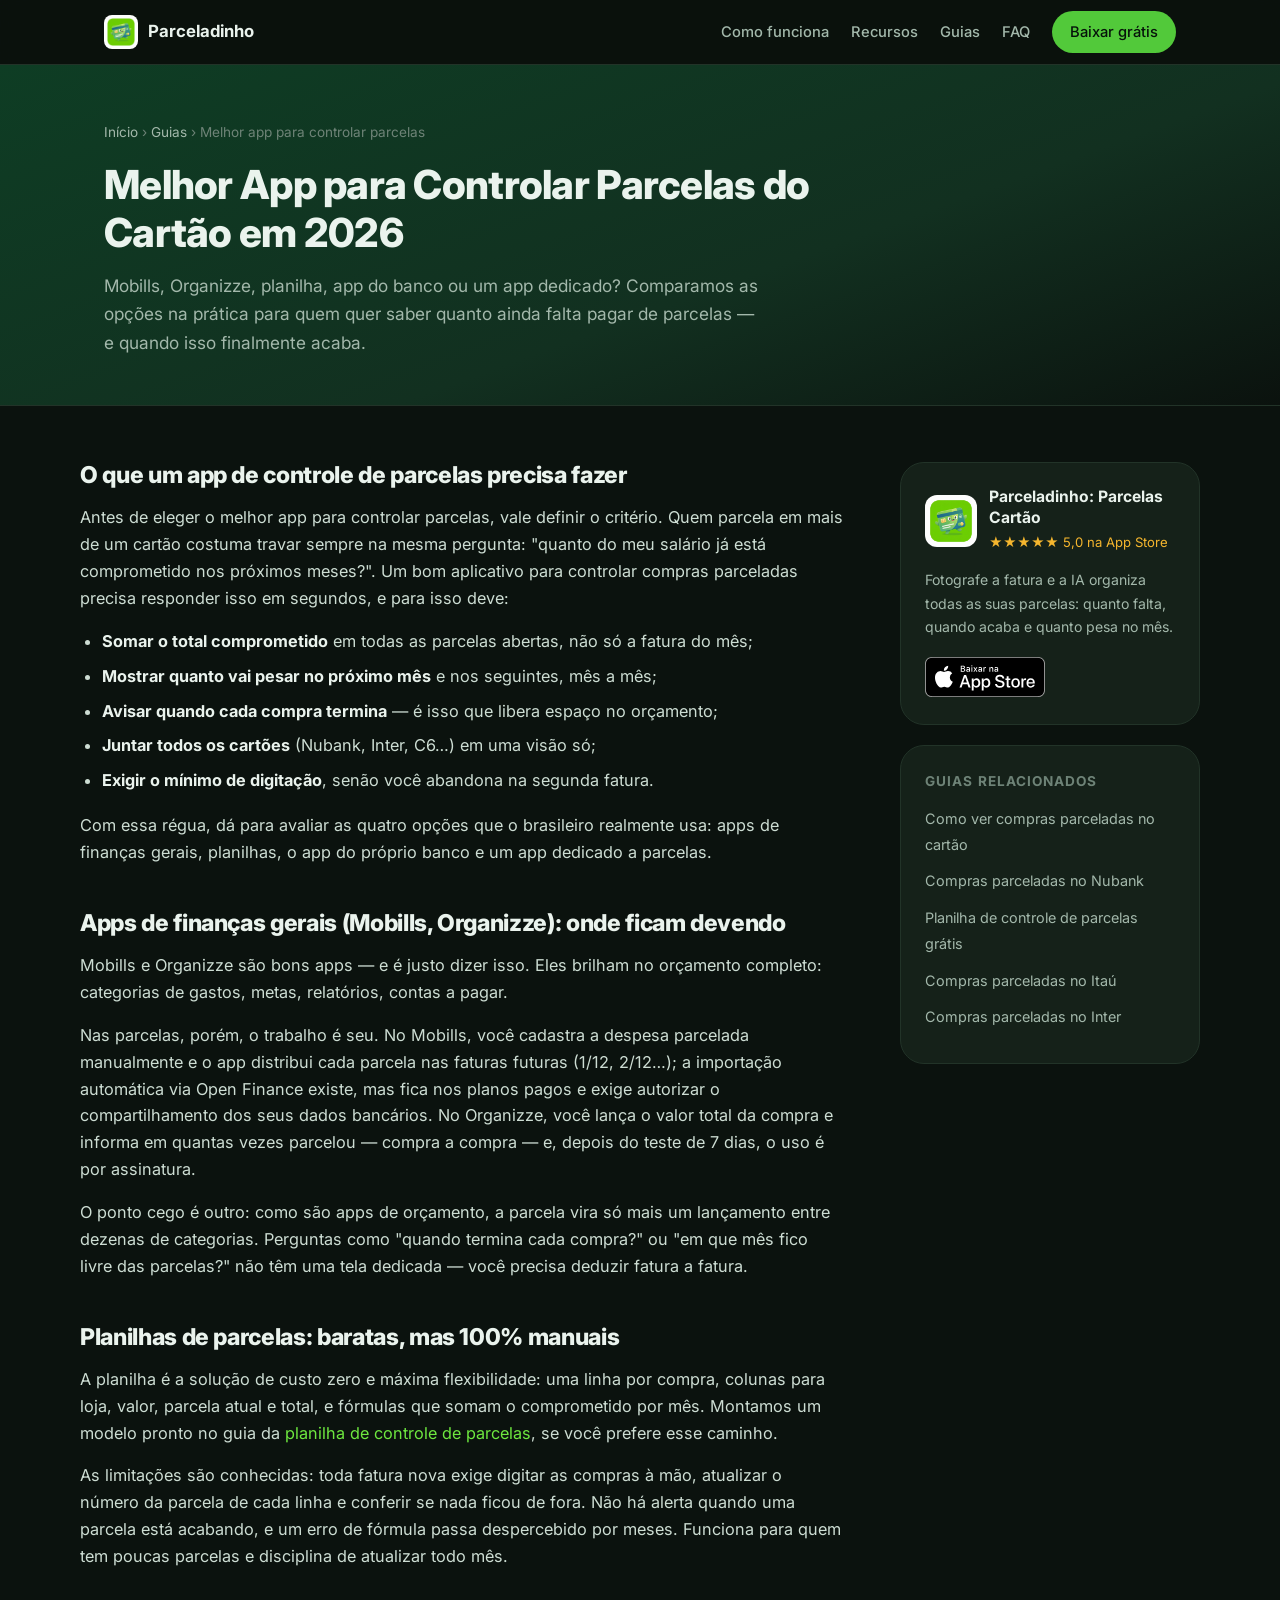
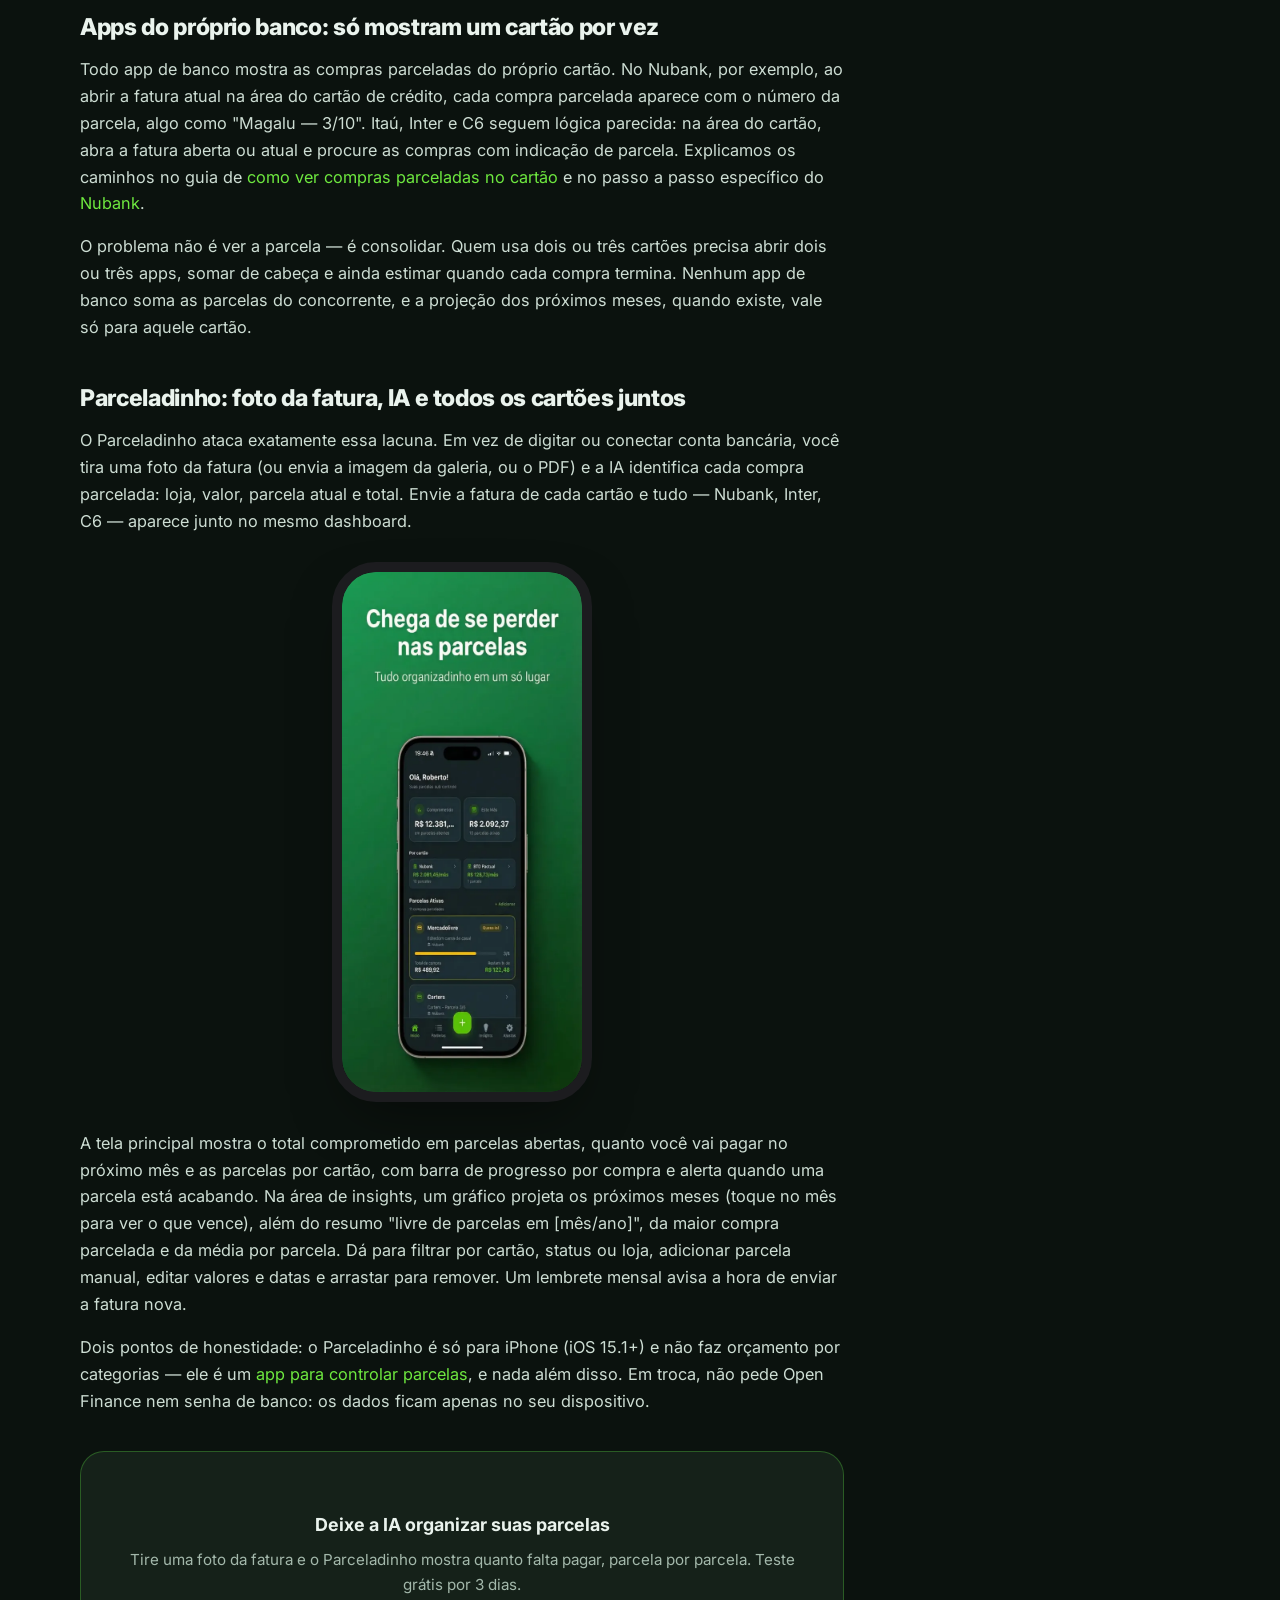
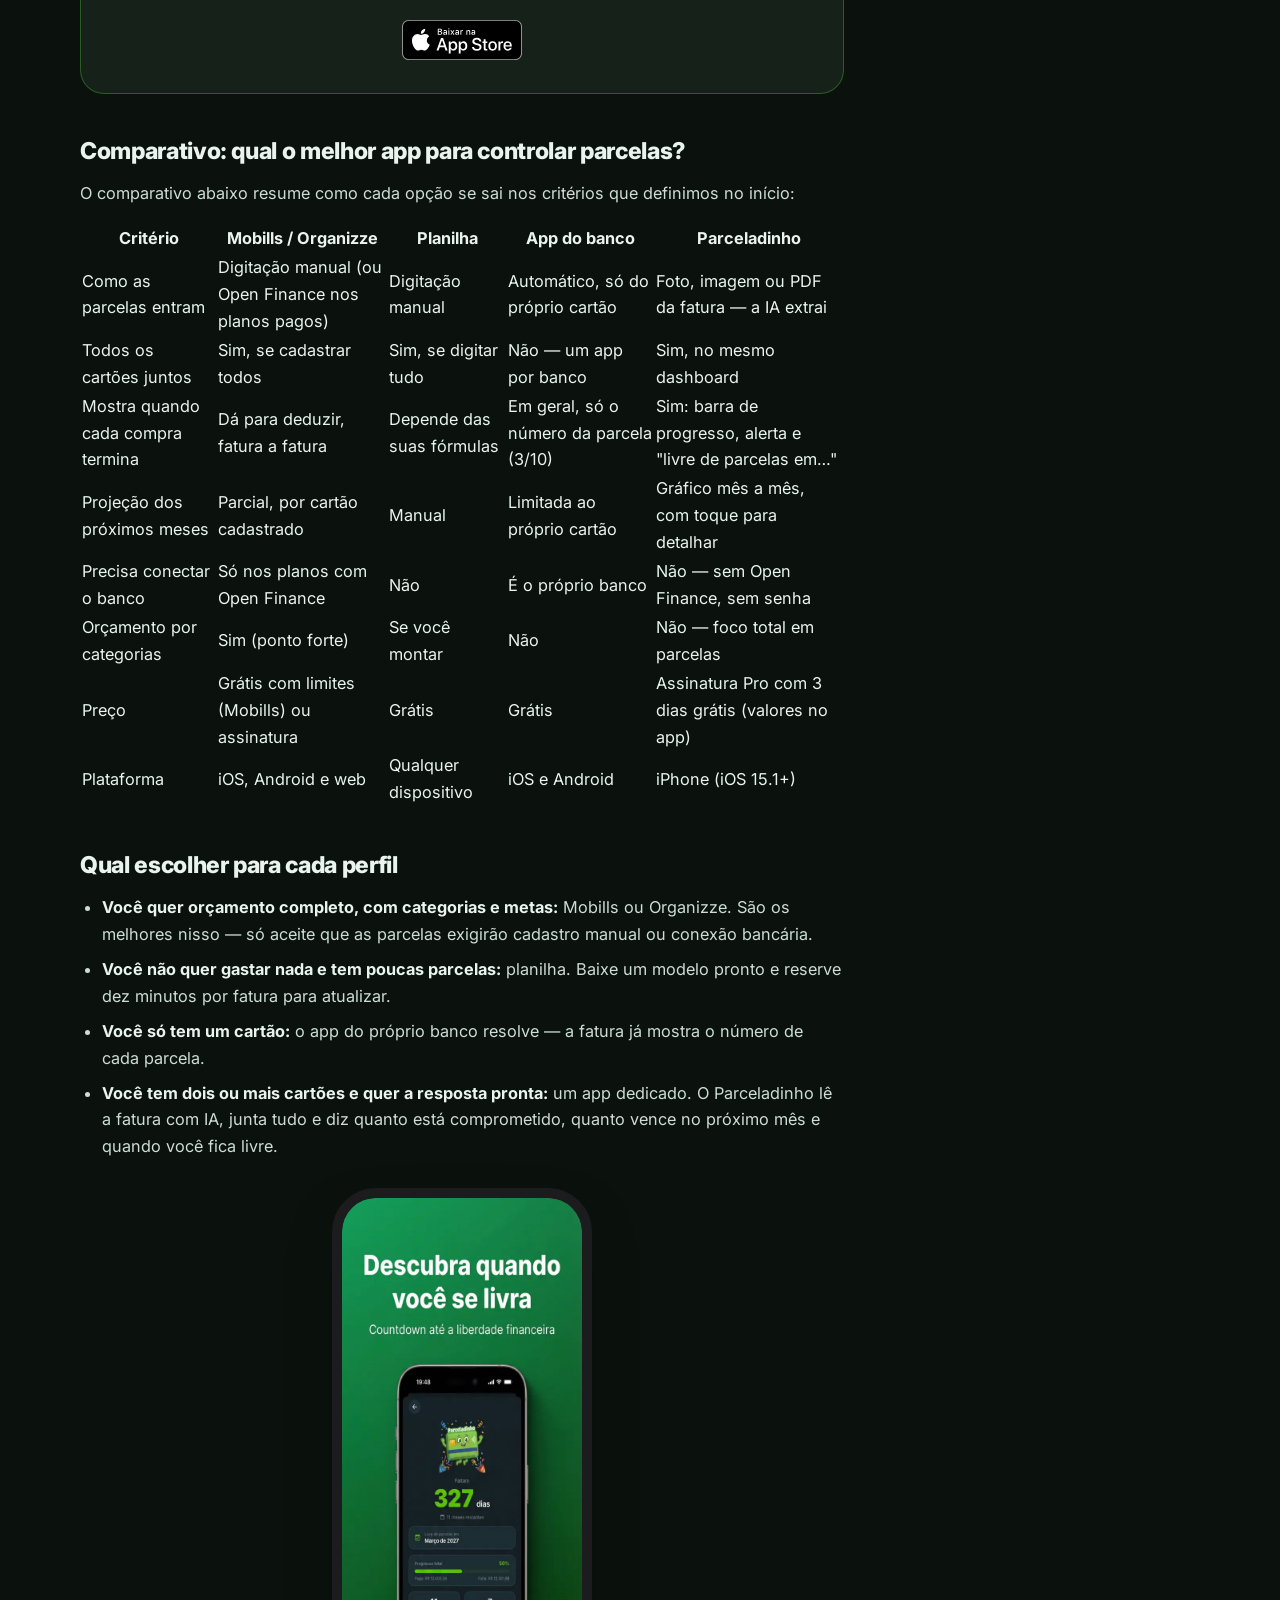
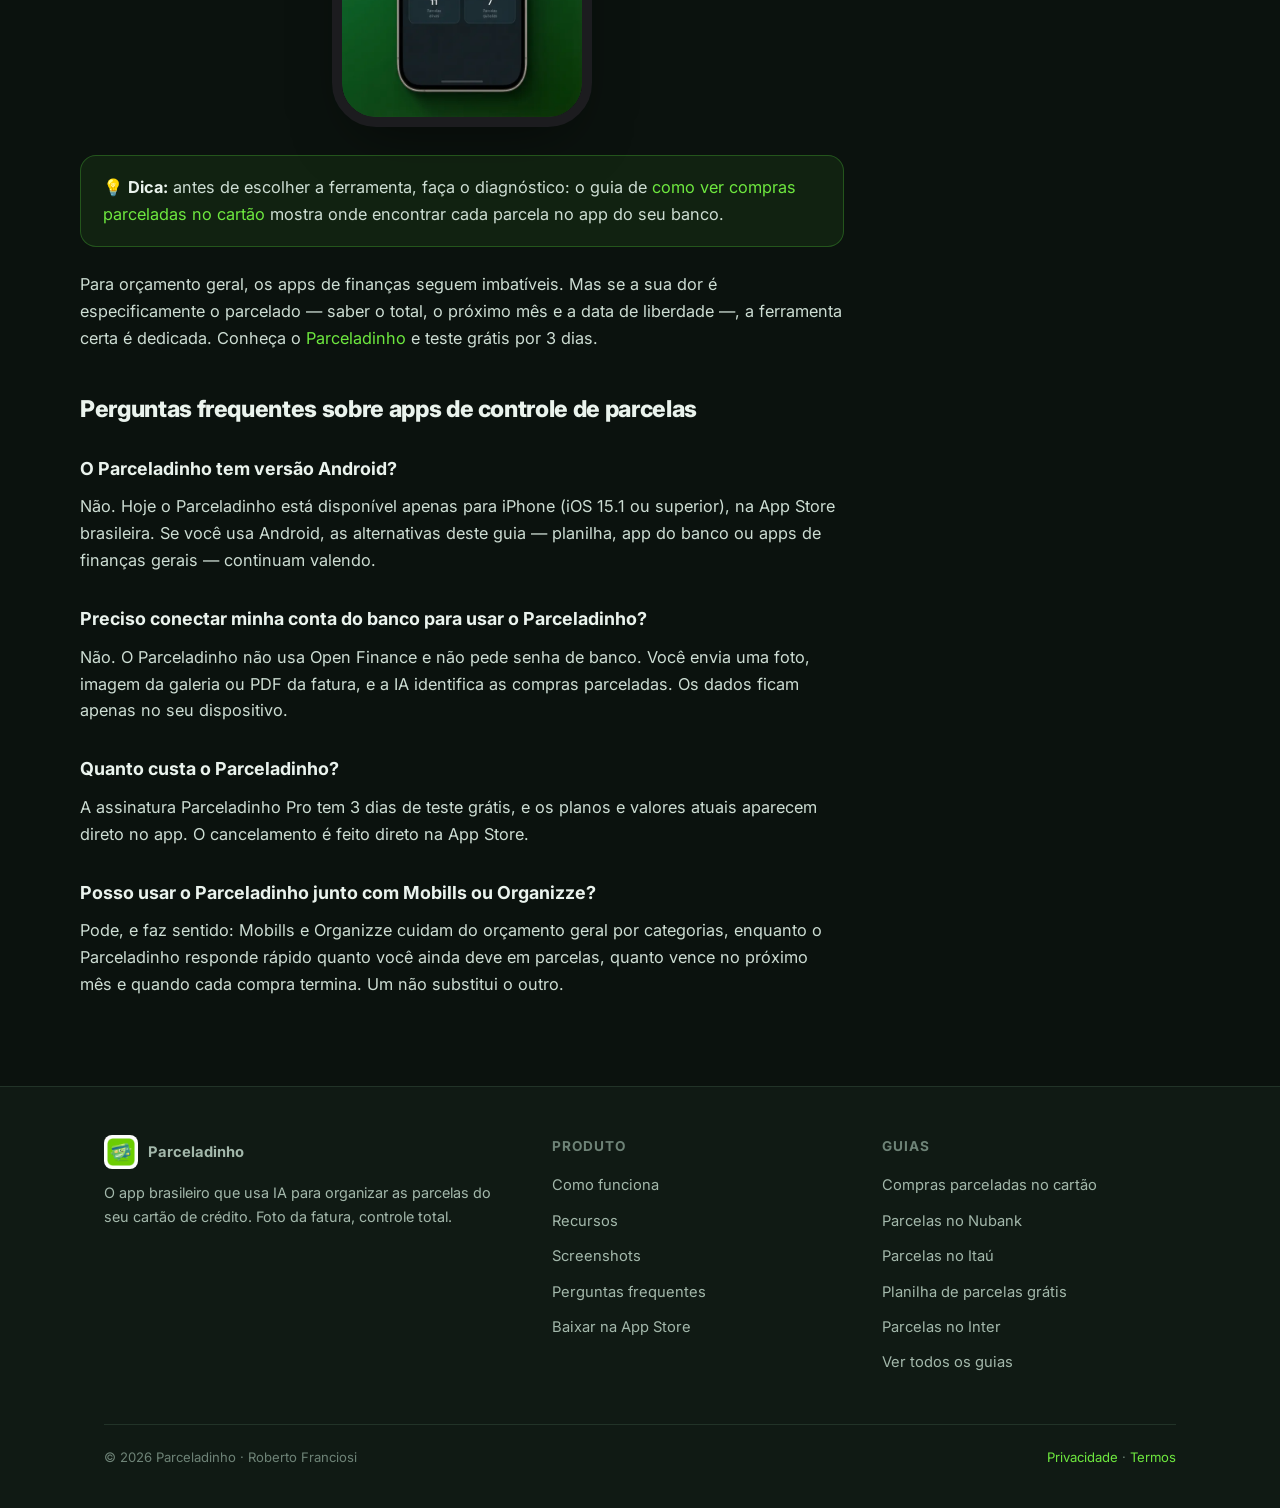
<file: guias/melhor-app-para-controlar-parcelas.html>
<!DOCTYPE html>
<html lang="pt-BR">
<head>
  <meta charset="UTF-8">
  <meta name="viewport" content="width=device-width, initial-scale=1.0">
  <title>Melhor App para Controlar Parcelas do Cartão em 2026</title>
  <meta name="description" content="Comparamos as opções para controlar parcelas do cartão: apps de finanças, planilhas e apps do banco. Veja qual resolve de verdade e teste 3 dias grátis.">
  <link rel="canonical" href="https://parceladinho.github.io/parceladinho/guias/melhor-app-para-controlar-parcelas.html">
  <meta property="og:type" content="article">
  <meta property="og:title" content="Melhor App para Controlar Parcelas do Cartão em 2026">
  <meta property="og:description" content="Comparamos as opções para controlar parcelas do cartão: apps de finanças, planilhas e apps do banco. Veja qual resolve de verdade e teste 3 dias grátis.">
  <meta property="og:url" content="https://parceladinho.github.io/parceladinho/guias/melhor-app-para-controlar-parcelas.html">
  <meta property="og:image" content="https://parceladinho.github.io/parceladinho/assets/app-icon-1024.png">
  <meta property="og:locale" content="pt_BR">
  <meta property="og:site_name" content="Parceladinho">
  <meta name="twitter:card" content="summary_large_image">
  <link rel="icon" type="image/png" sizes="180x180" href="../assets/app-icon-180.png">
  <link rel="apple-touch-icon" href="../assets/app-icon-180.png">
  <link rel="preconnect" href="https://fonts.googleapis.com">
  <link rel="preconnect" href="https://fonts.gstatic.com" crossorigin>
  <link href="https://fonts.googleapis.com/css2?family=Inter:wght@400;500;600;700;800&display=swap" rel="stylesheet">
  <link rel="stylesheet" href="../assets/style.css">
  <script type="application/ld+json">
  {
    "@context": "https://schema.org",
    "@graph": [
      {
        "@type": "Article",
        "headline": "Melhor App para Controlar Parcelas do Cartão em 2026",
        "description": "Comparamos as opções para controlar parcelas do cartão: apps de finanças, planilhas e apps do banco. Veja qual resolve de verdade e teste 3 dias grátis.",
        "inLanguage": "pt-BR",
        "image": "https://parceladinho.github.io/parceladinho/assets/app-icon-1024.png",
        "author": { "@type": "Organization", "name": "Parceladinho" },
        "publisher": { "@type": "Organization", "name": "Parceladinho", "logo": { "@type": "ImageObject", "url": "https://parceladinho.github.io/parceladinho/assets/app-icon-512.png" } },
        "mainEntityOfPage": "https://parceladinho.github.io/parceladinho/guias/melhor-app-para-controlar-parcelas.html"
      },
      {
        "@type": "BreadcrumbList",
        "itemListElement": [
          { "@type": "ListItem", "position": 1, "name": "Início", "item": "https://parceladinho.github.io/parceladinho/" },
          { "@type": "ListItem", "position": 2, "name": "Guias", "item": "https://parceladinho.github.io/parceladinho/#guias" },
          { "@type": "ListItem", "position": 3, "name": "Melhor App para Controlar Parcelas do Cartão em 2026" }
        ]
      },
      {
        "@type": "FAQPage",
        "mainEntity": [
          {
            "@type": "Question",
            "name": "O Parceladinho tem versão Android?",
            "acceptedAnswer": { "@type": "Answer", "text": "Não. Hoje o Parceladinho está disponível apenas para iPhone (iOS 15.1 ou superior), na App Store brasileira. Se você usa Android, as alternativas deste guia — planilha, app do banco ou apps de finanças gerais — continuam valendo." }
          },
          {
            "@type": "Question",
            "name": "Preciso conectar minha conta do banco para usar o Parceladinho?",
            "acceptedAnswer": { "@type": "Answer", "text": "Não. O Parceladinho não usa Open Finance e não pede senha de banco. Você envia uma foto, imagem da galeria ou PDF da fatura, e a IA identifica as compras parceladas. Os dados ficam apenas no seu dispositivo." }
          },
          {
            "@type": "Question",
            "name": "Quanto custa o Parceladinho?",
            "acceptedAnswer": { "@type": "Answer", "text": "A assinatura Parceladinho Pro tem 3 dias de teste grátis, e os planos e valores atuais aparecem direto no app. O cancelamento é feito direto na App Store." }
          },
          {
            "@type": "Question",
            "name": "Posso usar o Parceladinho junto com Mobills ou Organizze?",
            "acceptedAnswer": { "@type": "Answer", "text": "Pode, e faz sentido: Mobills e Organizze cuidam do orçamento geral por categorias, enquanto o Parceladinho responde rápido quanto você ainda deve em parcelas, quanto vence no próximo mês e quando cada compra termina. Um não substitui o outro." }
          }
        ]
      }
    ]
  }
  </script>
</head>
<body>

  <header class="site-header">
    <div class="container">
      <a class="brand" href="../index.html">
        <img src="../assets/app-icon-180.png" alt="Ícone do app Parceladinho" width="34" height="34">
        Parceladinho
      </a>
      <nav class="site-nav" aria-label="Navegação principal">
        <a href="../index.html#como-funciona">Como funciona</a>
        <a href="../index.html#recursos">Recursos</a>
        <a href="../index.html#guias">Guias</a>
        <a href="../index.html#faq">FAQ</a>
        <a class="nav-cta" href="https://apps.apple.com/br/app/parceladinho-parcelas-cart%C3%A3o/id6760917181">Baixar grátis</a>
      </nav>
    </div>
  </header>

  <main>
    <div class="article-hero">
      <div class="container">
        <nav class="crumbs" aria-label="Breadcrumb"><a href="../index.html">Início</a> › <a href="../index.html#guias">Guias</a> › Melhor app para controlar parcelas</nav>
        <h1>Melhor App para Controlar Parcelas do Cartão em 2026</h1>
        <p class="lead">Mobills, Organizze, planilha, app do banco ou um app dedicado? Comparamos as opções na prática para quem quer saber quanto ainda falta pagar de parcelas — e quando isso finalmente acaba.</p>
      </div>
    </div>

    <div class="container article-layout">
      <article class="article-body">

        <h2>O que um app de controle de parcelas precisa fazer</h2>
        <p>Antes de eleger o melhor app para controlar parcelas, vale definir o critério. Quem parcela em mais de um cartão costuma travar sempre na mesma pergunta: "quanto do meu salário já está comprometido nos próximos meses?". Um bom aplicativo para controlar compras parceladas precisa responder isso em segundos, e para isso deve:</p>
        <ul>
          <li><strong>Somar o total comprometido</strong> em todas as parcelas abertas, não só a fatura do mês;</li>
          <li><strong>Mostrar quanto vai pesar no próximo mês</strong> e nos seguintes, mês a mês;</li>
          <li><strong>Avisar quando cada compra termina</strong> — é isso que libera espaço no orçamento;</li>
          <li><strong>Juntar todos os cartões</strong> (Nubank, Inter, C6…) em uma visão só;</li>
          <li><strong>Exigir o mínimo de digitação</strong>, senão você abandona na segunda fatura.</li>
        </ul>
        <p>Com essa régua, dá para avaliar as quatro opções que o brasileiro realmente usa: apps de finanças gerais, planilhas, o app do próprio banco e um app dedicado a parcelas.</p>

        <h2>Apps de finanças gerais (Mobills, Organizze): onde ficam devendo</h2>
        <p>Mobills e Organizze são bons apps — e é justo dizer isso. Eles brilham no orçamento completo: categorias de gastos, metas, relatórios, contas a pagar.</p>
        <p>Nas parcelas, porém, o trabalho é seu. No Mobills, você cadastra a despesa parcelada manualmente e o app distribui cada parcela nas faturas futuras (1/12, 2/12…); a importação automática via Open Finance existe, mas fica nos planos pagos e exige autorizar o compartilhamento dos seus dados bancários. No Organizze, você lança o valor total da compra e informa em quantas vezes parcelou — compra a compra — e, depois do teste de 7 dias, o uso é por assinatura.</p>
        <p>O ponto cego é outro: como são apps de orçamento, a parcela vira só mais um lançamento entre dezenas de categorias. Perguntas como "quando termina cada compra?" ou "em que mês fico livre das parcelas?" não têm uma tela dedicada — você precisa deduzir fatura a fatura.</p>

        <h2>Planilhas de parcelas: baratas, mas 100% manuais</h2>
        <p>A planilha é a solução de custo zero e máxima flexibilidade: uma linha por compra, colunas para loja, valor, parcela atual e total, e fórmulas que somam o comprometido por mês. Montamos um modelo pronto no guia da <a href="planilha-de-controle-de-parcelas.html">planilha de controle de parcelas</a>, se você prefere esse caminho.</p>
        <p>As limitações são conhecidas: toda fatura nova exige digitar as compras à mão, atualizar o número da parcela de cada linha e conferir se nada ficou de fora. Não há alerta quando uma parcela está acabando, e um erro de fórmula passa despercebido por meses. Funciona para quem tem poucas parcelas e disciplina de atualizar todo mês.</p>

        <h2>Apps do próprio banco: só mostram um cartão por vez</h2>
        <p>Todo app de banco mostra as compras parceladas do próprio cartão. No Nubank, por exemplo, ao abrir a fatura atual na área do cartão de crédito, cada compra parcelada aparece com o número da parcela, algo como "Magalu — 3/10". Itaú, Inter e C6 seguem lógica parecida: na área do cartão, abra a fatura aberta ou atual e procure as compras com indicação de parcela. Explicamos os caminhos no guia de <a href="como-ver-compras-parceladas-no-cartao.html">como ver compras parceladas no cartão</a> e no passo a passo específico do <a href="como-ver-compras-parceladas-nubank.html">Nubank</a>.</p>
        <p>O problema não é ver a parcela — é consolidar. Quem usa dois ou três cartões precisa abrir dois ou três apps, somar de cabeça e ainda estimar quando cada compra termina. Nenhum app de banco soma as parcelas do concorrente, e a projeção dos próximos meses, quando existe, vale só para aquele cartão.</p>

        <h2>Parceladinho: foto da fatura, IA e todos os cartões juntos</h2>
        <p>O Parceladinho ataca exatamente essa lacuna. Em vez de digitar ou conectar conta bancária, você tira uma foto da fatura (ou envia a imagem da galeria, ou o PDF) e a IA identifica cada compra parcelada: loja, valor, parcela atual e total. Envie a fatura de cada cartão e tudo — Nubank, Inter, C6 — aparece junto no mesmo dashboard.</p>
        <figure class="shot phone"><img src="../assets/screenshot-01-dashboard.webp" alt="Dashboard do Parceladinho, app para acompanhar parcelas do cartão, com total comprometido e parcelas separadas por cartão" width="600" height="1300" loading="lazy"></figure>
        <p>A tela principal mostra o total comprometido em parcelas abertas, quanto você vai pagar no próximo mês e as parcelas por cartão, com barra de progresso por compra e alerta quando uma parcela está acabando. Na área de insights, um gráfico projeta os próximos meses (toque no mês para ver o que vence), além do resumo "livre de parcelas em [mês/ano]", da maior compra parcelada e da média por parcela. Dá para filtrar por cartão, status ou loja, adicionar parcela manual, editar valores e datas e arrastar para remover. Um lembrete mensal avisa a hora de enviar a fatura nova.</p>
        <p>Dois pontos de honestidade: o Parceladinho é só para iPhone (iOS 15.1+) e não faz orçamento por categorias — ele é um <a href="../index.html">app para controlar parcelas</a>, e nada além disso. Em troca, não pede Open Finance nem senha de banco: os dados ficam apenas no seu dispositivo.</p>

        <div class="article-cta">
          <h3>Deixe a IA organizar suas parcelas</h3>
          <p>Tire uma foto da fatura e o Parceladinho mostra quanto falta pagar, parcela por parcela. Teste grátis por 3 dias.</p>
          <a class="store-badge" href="https://apps.apple.com/br/app/parceladinho-parcelas-cart%C3%A3o/id6760917181" aria-label="Baixar o Parceladinho na App Store">
            <img src="../assets/app-store-badge.svg" alt="Baixar na App Store" width="120" height="40">
          </a>
        </div>

        <h2>Comparativo: qual o melhor app para controlar parcelas?</h2>
        <p>O comparativo abaixo resume como cada opção se sai nos critérios que definimos no início:</p>
        <div>
          <table>
            <thead>
              <tr>
                <th>Critério</th>
                <th>Mobills / Organizze</th>
                <th>Planilha</th>
                <th>App do banco</th>
                <th>Parceladinho</th>
              </tr>
            </thead>
            <tbody>
              <tr>
                <td>Como as parcelas entram</td>
                <td>Digitação manual (ou Open Finance nos planos pagos)</td>
                <td>Digitação manual</td>
                <td>Automático, só do próprio cartão</td>
                <td>Foto, imagem ou PDF da fatura — a IA extrai</td>
              </tr>
              <tr>
                <td>Todos os cartões juntos</td>
                <td>Sim, se cadastrar todos</td>
                <td>Sim, se digitar tudo</td>
                <td>Não — um app por banco</td>
                <td>Sim, no mesmo dashboard</td>
              </tr>
              <tr>
                <td>Mostra quando cada compra termina</td>
                <td>Dá para deduzir, fatura a fatura</td>
                <td>Depende das suas fórmulas</td>
                <td>Em geral, só o número da parcela (3/10)</td>
                <td>Sim: barra de progresso, alerta e "livre de parcelas em…"</td>
              </tr>
              <tr>
                <td>Projeção dos próximos meses</td>
                <td>Parcial, por cartão cadastrado</td>
                <td>Manual</td>
                <td>Limitada ao próprio cartão</td>
                <td>Gráfico mês a mês, com toque para detalhar</td>
              </tr>
              <tr>
                <td>Precisa conectar o banco</td>
                <td>Só nos planos com Open Finance</td>
                <td>Não</td>
                <td>É o próprio banco</td>
                <td>Não — sem Open Finance, sem senha</td>
              </tr>
              <tr>
                <td>Orçamento por categorias</td>
                <td>Sim (ponto forte)</td>
                <td>Se você montar</td>
                <td>Não</td>
                <td>Não — foco total em parcelas</td>
              </tr>
              <tr>
                <td>Preço</td>
                <td>Grátis com limites (Mobills) ou assinatura</td>
                <td>Grátis</td>
                <td>Grátis</td>
                <td>Assinatura Pro com 3 dias grátis (valores no app)</td>
              </tr>
              <tr>
                <td>Plataforma</td>
                <td>iOS, Android e web</td>
                <td>Qualquer dispositivo</td>
                <td>iOS e Android</td>
                <td>iPhone (iOS 15.1+)</td>
              </tr>
            </tbody>
          </table>
        </div>

        <h2>Qual escolher para cada perfil</h2>
        <ul>
          <li><strong>Você quer orçamento completo, com categorias e metas:</strong> Mobills ou Organizze. São os melhores nisso — só aceite que as parcelas exigirão cadastro manual ou conexão bancária.</li>
          <li><strong>Você não quer gastar nada e tem poucas parcelas:</strong> planilha. Baixe um modelo pronto e reserve dez minutos por fatura para atualizar.</li>
          <li><strong>Você só tem um cartão:</strong> o app do próprio banco resolve — a fatura já mostra o número de cada parcela.</li>
          <li><strong>Você tem dois ou mais cartões e quer a resposta pronta:</strong> um app dedicado. O Parceladinho lê a fatura com IA, junta tudo e diz quanto está comprometido, quanto vence no próximo mês e quando você fica livre.</li>
        </ul>
        <figure class="shot phone"><img src="../assets/screenshot-05-liberdade.webp" alt="Tela do Parceladinho com contagem regressiva de dias até ficar livre das parcelas do cartão" width="600" height="1300" loading="lazy"></figure>
        <div class="tip"><p>💡 <strong>Dica:</strong> antes de escolher a ferramenta, faça o diagnóstico: o guia de <a href="como-ver-compras-parceladas-no-cartao.html">como ver compras parceladas no cartão</a> mostra onde encontrar cada parcela no app do seu banco.</p></div>
        <p>Para orçamento geral, os apps de finanças seguem imbatíveis. Mas se a sua dor é especificamente o parcelado — saber o total, o próximo mês e a data de liberdade —, a ferramenta certa é dedicada. Conheça o <a href="../index.html">Parceladinho</a> e teste grátis por 3 dias.</p>

        <h2>Perguntas frequentes sobre apps de controle de parcelas</h2>
        <h3>O Parceladinho tem versão Android?</h3>
        <p>Não. Hoje o Parceladinho está disponível apenas para iPhone (iOS 15.1 ou superior), na App Store brasileira. Se você usa Android, as alternativas deste guia — planilha, app do banco ou apps de finanças gerais — continuam valendo.</p>
        <h3>Preciso conectar minha conta do banco para usar o Parceladinho?</h3>
        <p>Não. O Parceladinho não usa Open Finance e não pede senha de banco. Você envia uma foto, imagem da galeria ou PDF da fatura, e a IA identifica as compras parceladas. Os dados ficam apenas no seu dispositivo.</p>
        <h3>Quanto custa o Parceladinho?</h3>
        <p>A assinatura Parceladinho Pro tem 3 dias de teste grátis, e os planos e valores atuais aparecem direto no app. O cancelamento é feito direto na App Store.</p>
        <h3>Posso usar o Parceladinho junto com Mobills ou Organizze?</h3>
        <p>Pode, e faz sentido: Mobills e Organizze cuidam do orçamento geral por categorias, enquanto o Parceladinho responde rápido quanto você ainda deve em parcelas, quanto vence no próximo mês e quando cada compra termina. Um não substitui o outro.</p>

      </article>

      <aside class="article-aside">
        <div class="aside-card">
          <div class="app-row">
            <img src="../assets/app-icon-180.png" alt="Ícone do Parceladinho" width="52" height="52">
            <div>
              <strong>Parceladinho: Parcelas Cartão</strong>
              <span>★★★★★ 5,0 na App Store</span>
            </div>
          </div>
          <p>Fotografe a fatura e a IA organiza todas as suas parcelas: quanto falta, quando acaba e quanto pesa no mês.</p>
          <a class="store-badge" href="https://apps.apple.com/br/app/parceladinho-parcelas-cart%C3%A3o/id6760917181" aria-label="Baixar o Parceladinho na App Store">
            <img src="../assets/app-store-badge.svg" alt="Baixar na App Store" width="120" height="40">
          </a>
        </div>
        <div class="aside-card">
          <h4>Guias relacionados</h4>
          <ul>
            <li><a href="como-ver-compras-parceladas-no-cartao.html">Como ver compras parceladas no cartão</a></li>
            <li><a href="como-ver-compras-parceladas-nubank.html">Compras parceladas no Nubank</a></li>
            <li><a href="planilha-de-controle-de-parcelas.html">Planilha de controle de parcelas grátis</a></li>
            <li><a href="como-ver-compras-parceladas-itau.html">Compras parceladas no Itaú</a></li>
            <li><a href="como-ver-compras-parceladas-inter.html">Compras parceladas no Inter</a></li>
          </ul>
        </div>
      </aside>
    </div>
  </main>

  <footer class="site-footer">
    <div class="container">
      <div class="footer-grid">
        <div class="footer-about">
          <a class="brand" href="../index.html">
            <img src="../assets/app-icon-180.png" alt="Ícone do Parceladinho" width="34" height="34">
            Parceladinho
          </a>
          <p>O app brasileiro que usa IA para organizar as parcelas do seu cartão de crédito. Foto da fatura, controle total.</p>
        </div>
        <div>
          <h4>Produto</h4>
          <ul>
            <li><a href="../index.html#como-funciona">Como funciona</a></li>
            <li><a href="../index.html#recursos">Recursos</a></li>
            <li><a href="../index.html#screenshots">Screenshots</a></li>
            <li><a href="../index.html#faq">Perguntas frequentes</a></li>
            <li><a href="https://apps.apple.com/br/app/parceladinho-parcelas-cart%C3%A3o/id6760917181">Baixar na App Store</a></li>
          </ul>
        </div>
        <div>
          <h4>Guias</h4>
          <ul>
            <li><a href="como-ver-compras-parceladas-no-cartao.html">Compras parceladas no cartão</a></li>
            <li><a href="como-ver-compras-parceladas-nubank.html">Parcelas no Nubank</a></li>
            <li><a href="como-ver-compras-parceladas-itau.html">Parcelas no Itaú</a></li>
            <li><a href="planilha-de-controle-de-parcelas.html">Planilha de parcelas grátis</a></li>
            <li><a href="como-ver-compras-parceladas-inter.html">Parcelas no Inter</a></li>
            <li><a href="../index.html#guias">Ver todos os guias</a></li>
          </ul>
        </div>
      </div>
      <div class="footer-bottom">
        <span>© 2026 Parceladinho · Roberto Franciosi</span>
        <span>
          <a href="https://parcelcontrol-jwrdzwzv.manus.space/api/privacy">Privacidade</a> ·
          <a href="https://www.apple.com/legal/internet-services/itunes/dev/stdeula/">Termos</a>
        </span>
      </div>
    </div>
  </footer>

</body>
</html>
</file>
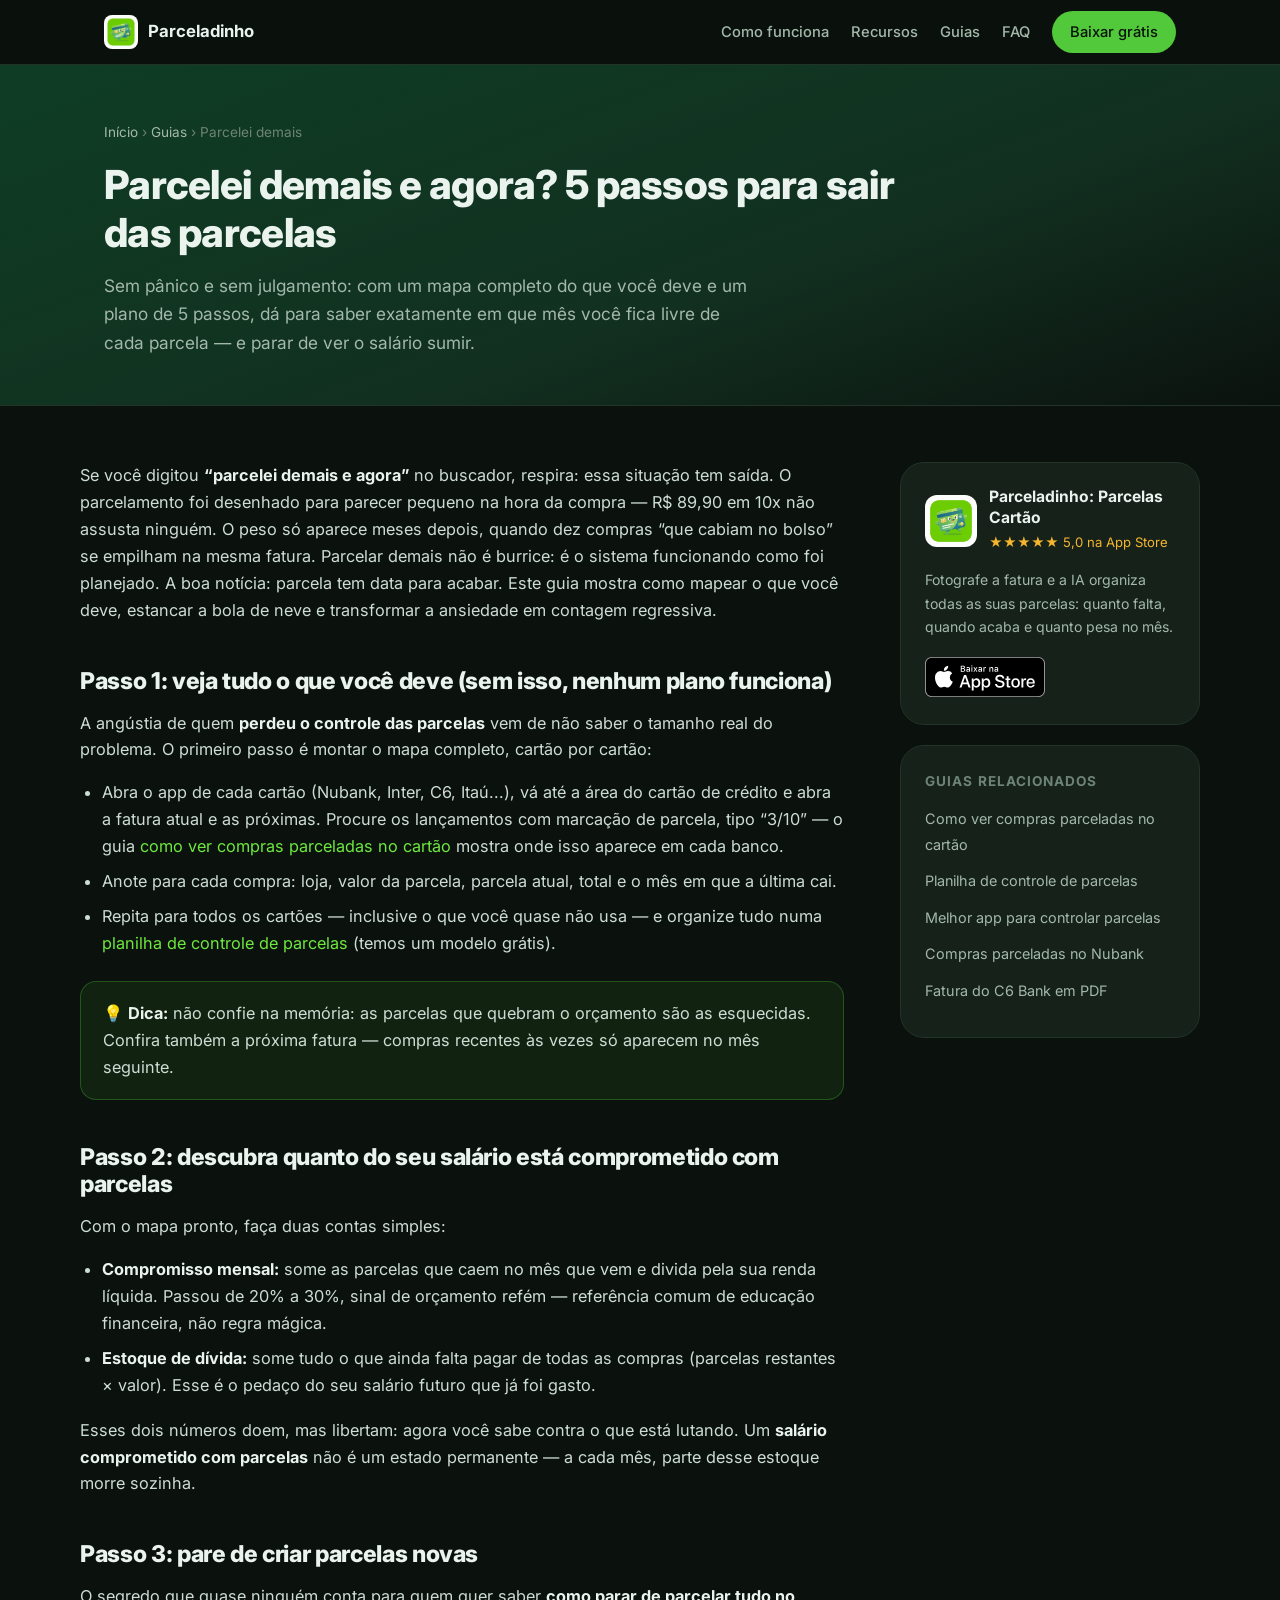
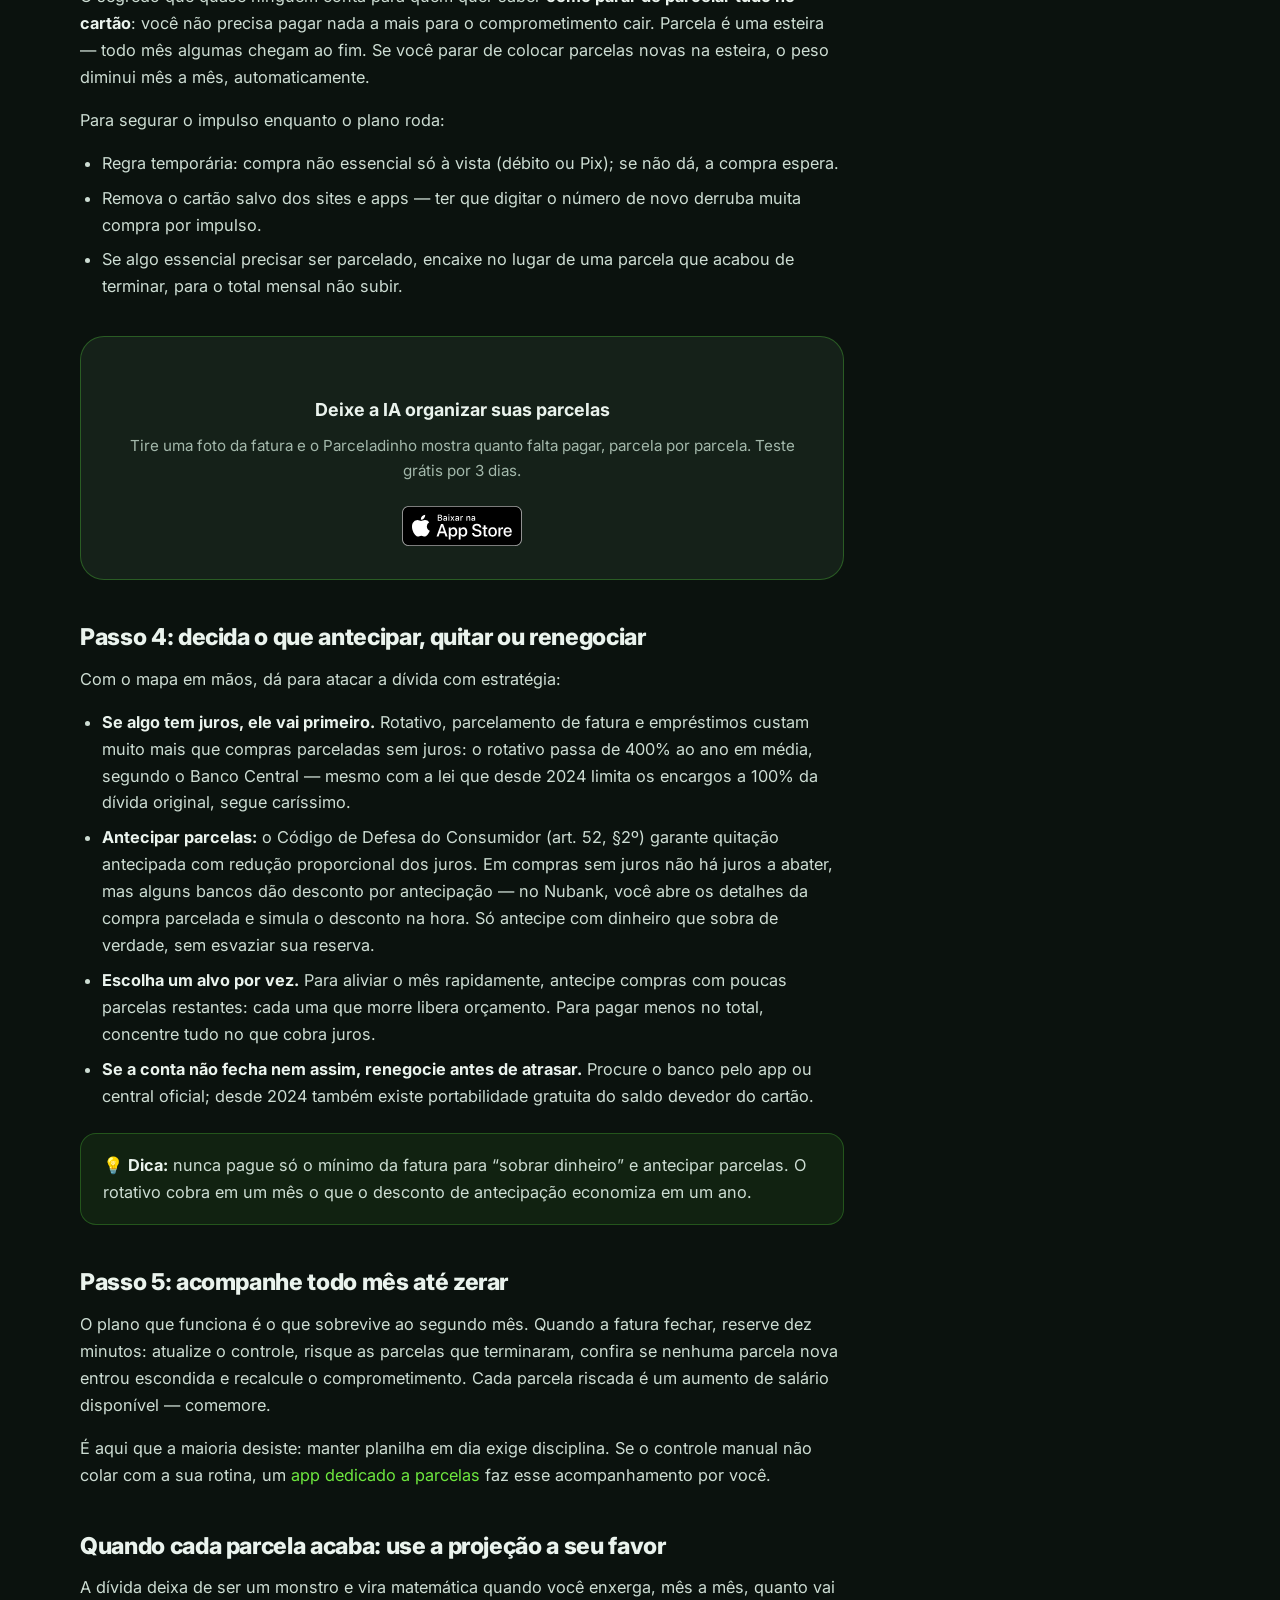
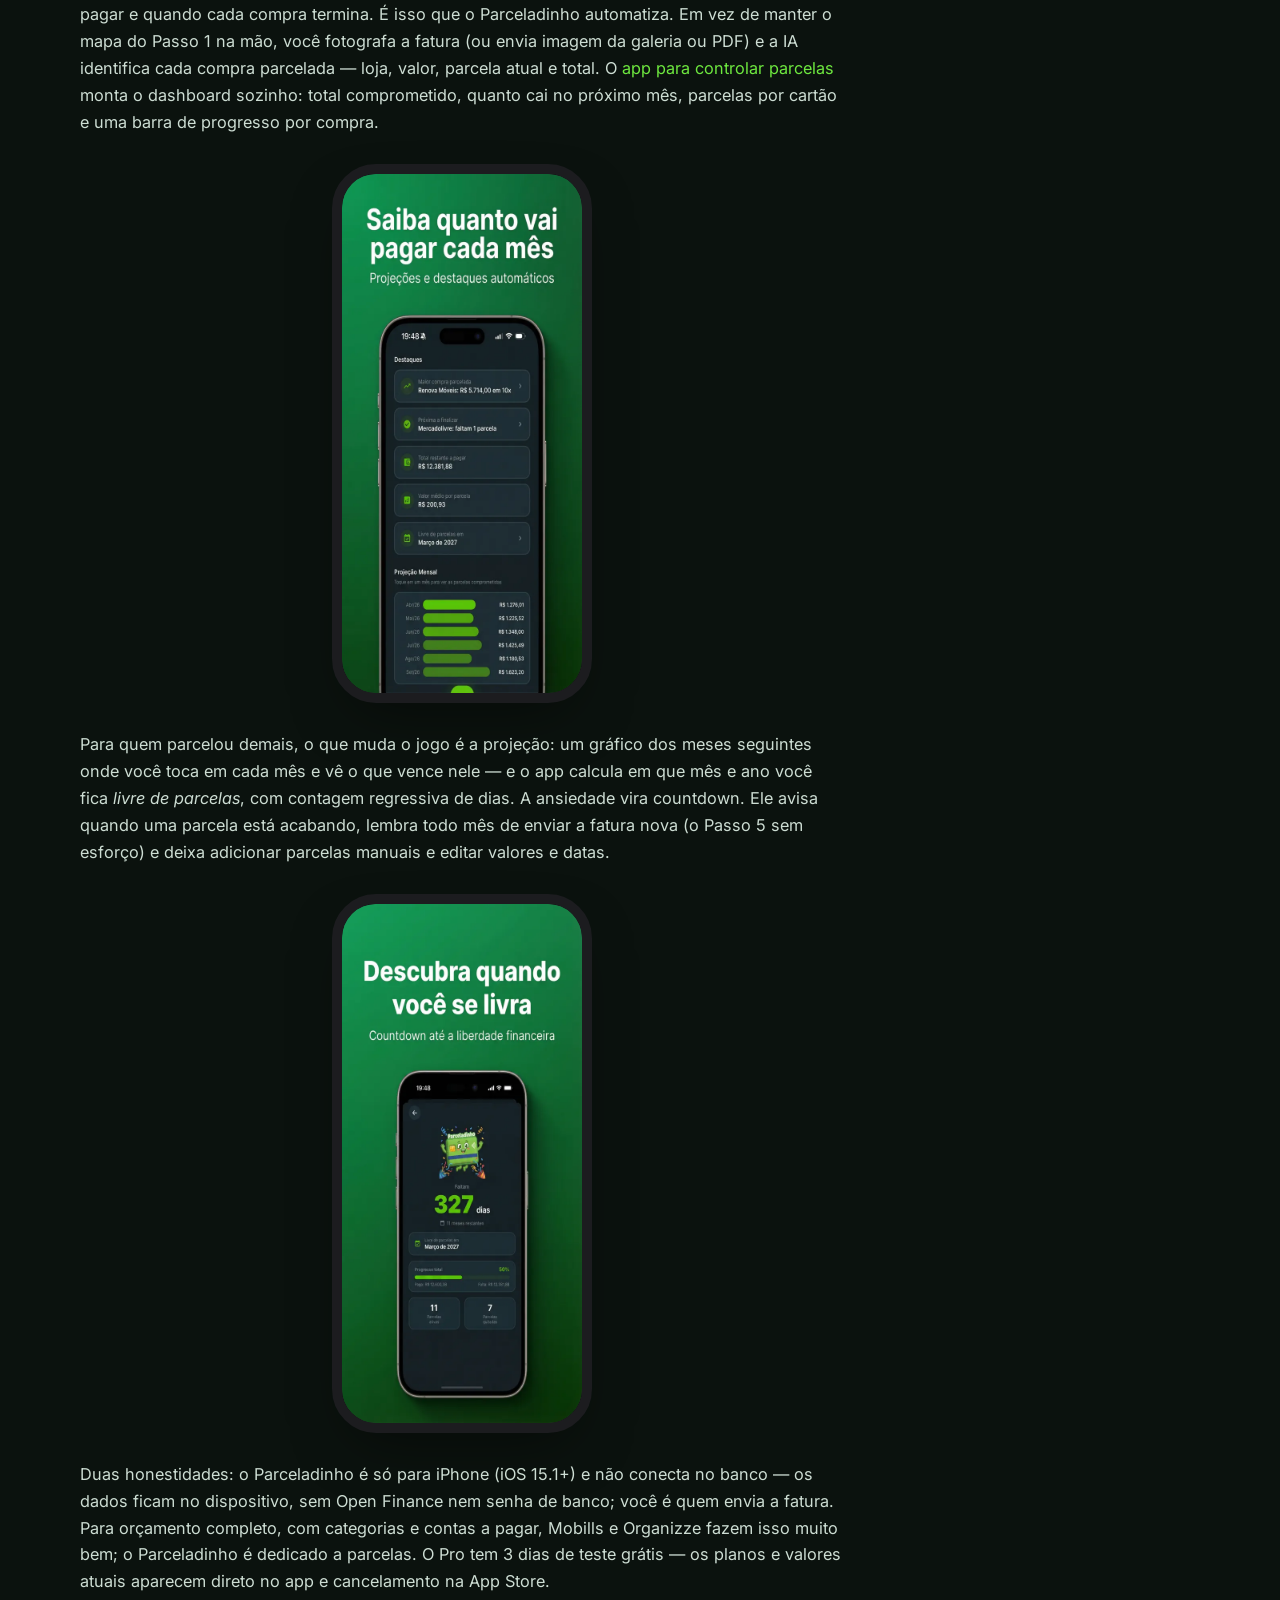
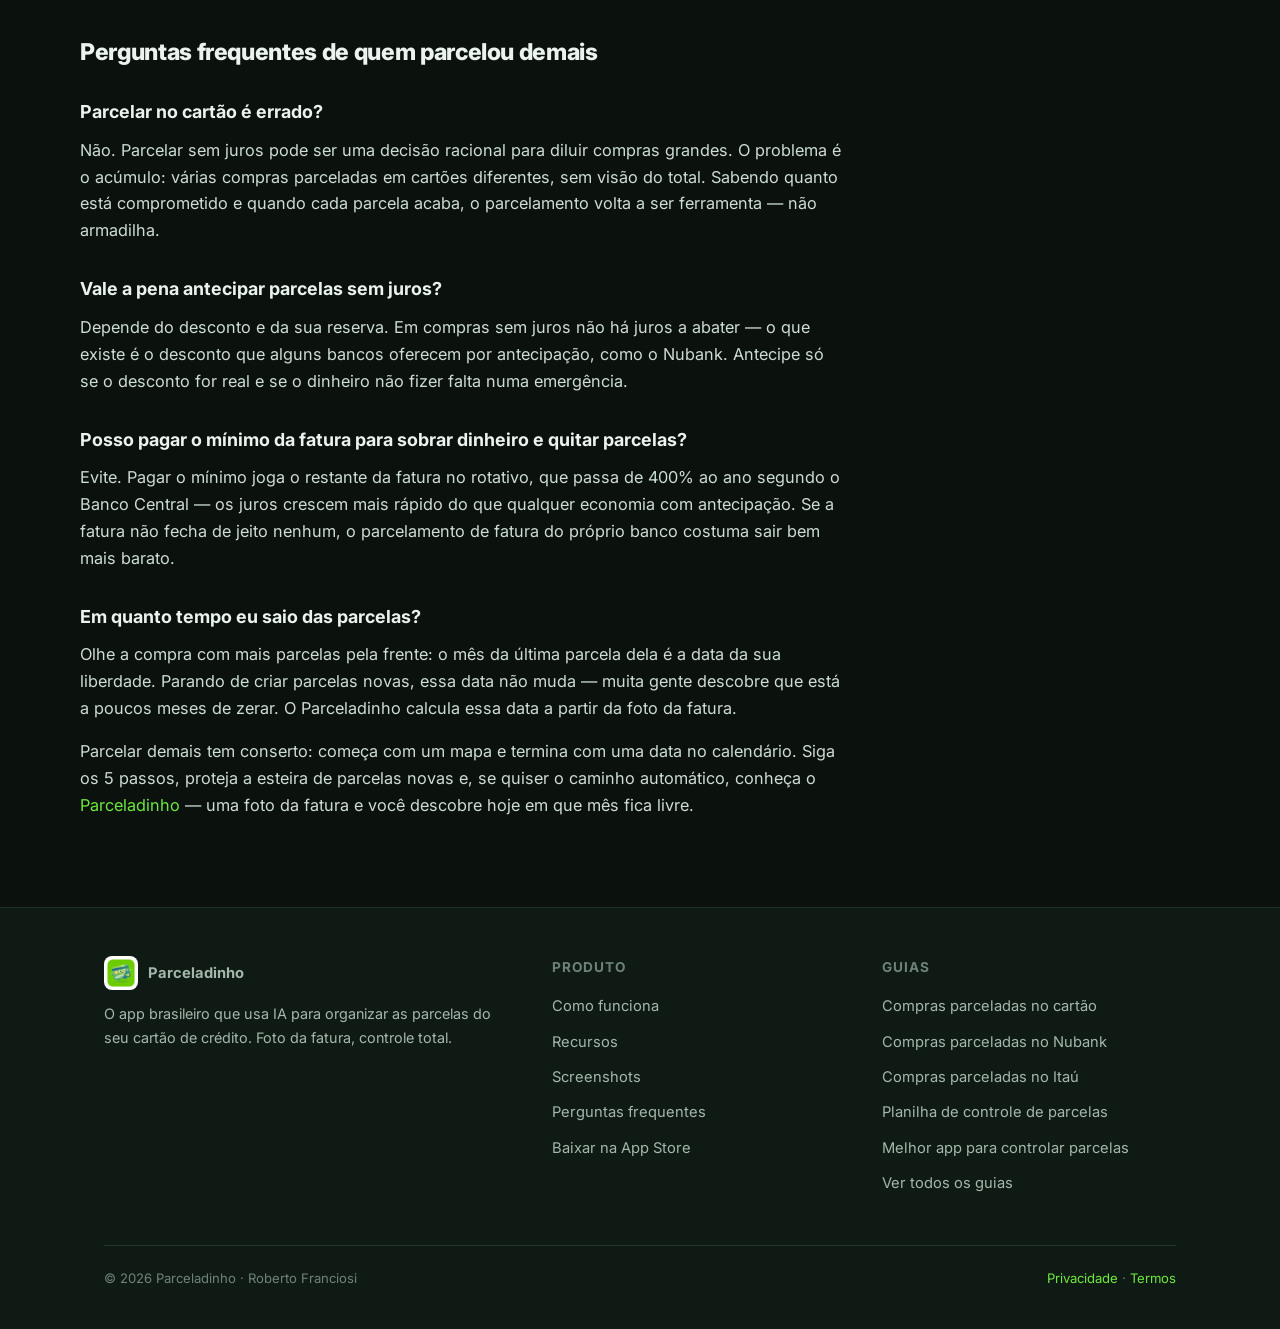
<file: guias/parcelei-demais-como-sair-das-parcelas.html>
<!DOCTYPE html>
<html lang="pt-BR">
<head>
  <meta charset="UTF-8">
  <meta name="viewport" content="width=device-width, initial-scale=1.0">
  <title>Parcelei Demais e Agora? 5 Passos para Sair das Parcelas</title>
  <meta name="description" content="Parcelou demais no cartão? Plano prático em 5 passos para retomar o controle: mapeie tudo o que deve, priorize e descubra quando vai se livrar de cada parcela.">
  <link rel="canonical" href="https://parceladinho.github.io/parceladinho/guias/parcelei-demais-como-sair-das-parcelas.html">
  <meta property="og:type" content="article">
  <meta property="og:title" content="Parcelei Demais e Agora? 5 Passos para Sair das Parcelas">
  <meta property="og:description" content="Parcelou demais no cartão? Plano prático em 5 passos para retomar o controle: mapeie tudo o que deve, priorize e descubra quando vai se livrar de cada parcela.">
  <meta property="og:url" content="https://parceladinho.github.io/parceladinho/guias/parcelei-demais-como-sair-das-parcelas.html">
  <meta property="og:image" content="https://parceladinho.github.io/parceladinho/assets/app-icon-1024.png">
  <meta property="og:locale" content="pt_BR">
  <meta property="og:site_name" content="Parceladinho">
  <meta name="twitter:card" content="summary_large_image">
  <link rel="icon" type="image/png" sizes="180x180" href="../assets/app-icon-180.png">
  <link rel="apple-touch-icon" href="../assets/app-icon-180.png">
  <link rel="preconnect" href="https://fonts.googleapis.com">
  <link rel="preconnect" href="https://fonts.gstatic.com" crossorigin>
  <link href="https://fonts.googleapis.com/css2?family=Inter:wght@400;500;600;700;800&display=swap" rel="stylesheet">
  <link rel="stylesheet" href="../assets/style.css">
  <script type="application/ld+json">
  {
    "@context": "https://schema.org",
    "@graph": [
      {
        "@type": "Article",
        "headline": "Parcelei demais e agora? 5 passos para sair das parcelas",
        "description": "Parcelou demais no cartão? Plano prático em 5 passos para retomar o controle: mapeie tudo o que deve, priorize e descubra quando vai se livrar de cada parcela.",
        "inLanguage": "pt-BR",
        "image": "https://parceladinho.github.io/parceladinho/assets/app-icon-1024.png",
        "author": { "@type": "Organization", "name": "Parceladinho" },
        "publisher": { "@type": "Organization", "name": "Parceladinho", "logo": { "@type": "ImageObject", "url": "https://parceladinho.github.io/parceladinho/assets/app-icon-512.png" } },
        "mainEntityOfPage": "https://parceladinho.github.io/parceladinho/guias/parcelei-demais-como-sair-das-parcelas.html"
      },
      {
        "@type": "BreadcrumbList",
        "itemListElement": [
          { "@type": "ListItem", "position": 1, "name": "Início", "item": "https://parceladinho.github.io/parceladinho/" },
          { "@type": "ListItem", "position": 2, "name": "Guias", "item": "https://parceladinho.github.io/parceladinho/#guias" },
          { "@type": "ListItem", "position": 3, "name": "Parcelei demais e agora? 5 passos para sair das parcelas" }
        ]
      },
      {
        "@type": "FAQPage",
        "mainEntity": [
          {
            "@type": "Question",
            "name": "Parcelar no cartão é errado?",
            "acceptedAnswer": { "@type": "Answer", "text": "Não. Parcelar sem juros pode ser uma decisão racional para diluir compras grandes. O problema é o acúmulo: várias compras parceladas em cartões diferentes, sem visão do total. Sabendo quanto está comprometido e quando cada parcela acaba, o parcelamento volta a ser ferramenta — não armadilha." }
          },
          {
            "@type": "Question",
            "name": "Vale a pena antecipar parcelas sem juros?",
            "acceptedAnswer": { "@type": "Answer", "text": "Depende do desconto e da sua reserva. Em compras sem juros não há juros a abater — o que existe é o desconto que alguns bancos oferecem por antecipação, como o Nubank. Antecipe só se o desconto for real e se o dinheiro não fizer falta numa emergência." }
          },
          {
            "@type": "Question",
            "name": "Posso pagar o mínimo da fatura para sobrar dinheiro e quitar parcelas?",
            "acceptedAnswer": { "@type": "Answer", "text": "Evite. Pagar o mínimo joga o restante da fatura no rotativo, que passa de 400% ao ano segundo o Banco Central — os juros crescem mais rápido do que qualquer economia com antecipação. Se a fatura não fecha de jeito nenhum, o parcelamento de fatura do próprio banco costuma sair bem mais barato." }
          },
          {
            "@type": "Question",
            "name": "Em quanto tempo eu saio das parcelas?",
            "acceptedAnswer": { "@type": "Answer", "text": "Olhe a compra com mais parcelas pela frente: o mês da última parcela dela é a data da sua liberdade. Parando de criar parcelas novas, essa data não muda — muita gente descobre que está a poucos meses de zerar. O Parceladinho calcula essa data a partir da foto da fatura." }
          }
        ]
      }
    ]
  }
  </script>
</head>
<body>

  <header class="site-header">
    <div class="container">
      <a class="brand" href="../index.html">
        <img src="../assets/app-icon-180.png" alt="Ícone do app Parceladinho" width="34" height="34">
        Parceladinho
      </a>
      <nav class="site-nav" aria-label="Navegação principal">
        <a href="../index.html#como-funciona">Como funciona</a>
        <a href="../index.html#recursos">Recursos</a>
        <a href="../index.html#guias">Guias</a>
        <a href="../index.html#faq">FAQ</a>
        <a class="nav-cta" href="https://apps.apple.com/br/app/parceladinho-parcelas-cart%C3%A3o/id6760917181">Baixar grátis</a>
      </nav>
    </div>
  </header>

  <main>
    <div class="article-hero">
      <div class="container">
        <nav class="crumbs" aria-label="Breadcrumb"><a href="../index.html">Início</a> › <a href="../index.html#guias">Guias</a> › Parcelei demais</nav>
        <h1>Parcelei demais e agora? 5 passos para sair das parcelas</h1>
        <p class="lead">Sem pânico e sem julgamento: com um mapa completo do que você deve e um plano de 5 passos, dá para saber exatamente em que mês você fica livre de cada parcela — e parar de ver o salário sumir.</p>
      </div>
    </div>

    <div class="container article-layout">
      <article class="article-body">

        <p>Se você digitou <strong>&ldquo;parcelei demais e agora&rdquo;</strong> no buscador, respira: essa situação tem saída. O parcelamento foi desenhado para parecer pequeno na hora da compra — R$ 89,90 em 10x não assusta ninguém. O peso só aparece meses depois, quando dez compras &ldquo;que cabiam no bolso&rdquo; se empilham na mesma fatura. Parcelar demais não é burrice: é o sistema funcionando como foi planejado. A boa notícia: parcela tem data para acabar. Este guia mostra como mapear o que você deve, estancar a bola de neve e transformar a ansiedade em contagem regressiva.</p>

        <h2>Passo 1: veja tudo o que você deve (sem isso, nenhum plano funciona)</h2>
        <p>A angústia de quem <strong>perdeu o controle das parcelas</strong> vem de não saber o tamanho real do problema. O primeiro passo é montar o mapa completo, cartão por cartão:</p>
        <ul>
          <li>Abra o app de cada cartão (Nubank, Inter, C6, Itaú...), vá até a área do cartão de crédito e abra a fatura atual e as próximas. Procure os lançamentos com marcação de parcela, tipo &ldquo;3/10&rdquo; — o guia <a href="como-ver-compras-parceladas-no-cartao.html">como ver compras parceladas no cartão</a> mostra onde isso aparece em cada banco.</li>
          <li>Anote para cada compra: loja, valor da parcela, parcela atual, total e o mês em que a última cai.</li>
          <li>Repita para todos os cartões — inclusive o que você quase não usa — e organize tudo numa <a href="planilha-de-controle-de-parcelas.html">planilha de controle de parcelas</a> (temos um modelo grátis).</li>
        </ul>
        <div class="tip"><p>💡 <strong>Dica:</strong> não confie na memória: as parcelas que quebram o orçamento são as esquecidas. Confira também a próxima fatura — compras recentes às vezes só aparecem no mês seguinte.</p></div>

        <h2>Passo 2: descubra quanto do seu salário está comprometido com parcelas</h2>
        <p>Com o mapa pronto, faça duas contas simples:</p>
        <ul>
          <li><strong>Compromisso mensal:</strong> some as parcelas que caem no mês que vem e divida pela sua renda líquida. Passou de 20% a 30%, sinal de orçamento refém — referência comum de educação financeira, não regra mágica.</li>
          <li><strong>Estoque de dívida:</strong> some tudo o que ainda falta pagar de todas as compras (parcelas restantes × valor). Esse é o pedaço do seu salário futuro que já foi gasto.</li>
        </ul>
        <p>Esses dois números doem, mas libertam: agora você sabe contra o que está lutando. Um <strong>salário comprometido com parcelas</strong> não é um estado permanente — a cada mês, parte desse estoque morre sozinha.</p>

        <h2>Passo 3: pare de criar parcelas novas</h2>
        <p>O segredo que quase ninguém conta para quem quer saber <strong>como parar de parcelar tudo no cartão</strong>: você não precisa pagar nada a mais para o comprometimento cair. Parcela é uma esteira — todo mês algumas chegam ao fim. Se você parar de colocar parcelas novas na esteira, o peso diminui mês a mês, automaticamente.</p>
        <p>Para segurar o impulso enquanto o plano roda:</p>
        <ul>
          <li>Regra temporária: compra não essencial só à vista (débito ou Pix); se não dá, a compra espera.</li>
          <li>Remova o cartão salvo dos sites e apps — ter que digitar o número de novo derruba muita compra por impulso.</li>
          <li>Se algo essencial precisar ser parcelado, encaixe no lugar de uma parcela que acabou de terminar, para o total mensal não subir.</li>
        </ul>

        <div class="article-cta">
          <h3>Deixe a IA organizar suas parcelas</h3>
          <p>Tire uma foto da fatura e o Parceladinho mostra quanto falta pagar, parcela por parcela. Teste grátis por 3 dias.</p>
          <a class="store-badge" href="https://apps.apple.com/br/app/parceladinho-parcelas-cart%C3%A3o/id6760917181" aria-label="Baixar o Parceladinho na App Store">
            <img src="../assets/app-store-badge.svg" alt="Baixar na App Store" width="120" height="40">
          </a>
        </div>

        <h2>Passo 4: decida o que antecipar, quitar ou renegociar</h2>
        <p>Com o mapa em mãos, dá para atacar a dívida com estratégia:</p>
        <ul>
          <li><strong>Se algo tem juros, ele vai primeiro.</strong> Rotativo, parcelamento de fatura e empréstimos custam muito mais que compras parceladas sem juros: o rotativo passa de 400% ao ano em média, segundo o Banco Central — mesmo com a lei que desde 2024 limita os encargos a 100% da dívida original, segue caríssimo.</li>
          <li><strong>Antecipar parcelas:</strong> o Código de Defesa do Consumidor (art. 52, §2º) garante quitação antecipada com redução proporcional dos juros. Em compras sem juros não há juros a abater, mas alguns bancos dão desconto por antecipação — no Nubank, você abre os detalhes da compra parcelada e simula o desconto na hora. Só antecipe com dinheiro que sobra de verdade, sem esvaziar sua reserva.</li>
          <li><strong>Escolha um alvo por vez.</strong> Para aliviar o mês rapidamente, antecipe compras com poucas parcelas restantes: cada uma que morre libera orçamento. Para pagar menos no total, concentre tudo no que cobra juros.</li>
          <li><strong>Se a conta não fecha nem assim, renegocie antes de atrasar.</strong> Procure o banco pelo app ou central oficial; desde 2024 também existe portabilidade gratuita do saldo devedor do cartão.</li>
        </ul>
        <div class="tip"><p>💡 <strong>Dica:</strong> nunca pague só o mínimo da fatura para &ldquo;sobrar dinheiro&rdquo; e antecipar parcelas. O rotativo cobra em um mês o que o desconto de antecipação economiza em um ano.</p></div>

        <h2>Passo 5: acompanhe todo mês até zerar</h2>
        <p>O plano que funciona é o que sobrevive ao segundo mês. Quando a fatura fechar, reserve dez minutos: atualize o controle, risque as parcelas que terminaram, confira se nenhuma parcela nova entrou escondida e recalcule o comprometimento. Cada parcela riscada é um aumento de salário disponível — comemore.</p>
        <p>É aqui que a maioria desiste: manter planilha em dia exige disciplina. Se o controle manual não colar com a sua rotina, um <a href="melhor-app-para-controlar-parcelas.html">app dedicado a parcelas</a> faz esse acompanhamento por você.</p>

        <h2>Quando cada parcela acaba: use a projeção a seu favor</h2>
        <p>A dívida deixa de ser um monstro e vira matemática quando você enxerga, mês a mês, quanto vai pagar e quando cada compra termina. É isso que o Parceladinho automatiza. Em vez de manter o mapa do Passo 1 na mão, você fotografa a fatura (ou envia imagem da galeria ou PDF) e a IA identifica cada compra parcelada — loja, valor, parcela atual e total. O <a href="../index.html">app para controlar parcelas</a> monta o dashboard sozinho: total comprometido, quanto cai no próximo mês, parcelas por cartão e uma barra de progresso por compra.</p>
        <figure class="shot phone"><img src="../assets/screenshot-03-insights.webp" alt="Projeção mensal do Parceladinho mostrando quanto vai pagar de parcelas em cada mês para quem parcelou demais" width="600" height="1300" loading="lazy"></figure>
        <p>Para quem parcelou demais, o que muda o jogo é a projeção: um gráfico dos meses seguintes onde você toca em cada mês e vê o que vence nele — e o app calcula em que mês e ano você fica <em>livre de parcelas</em>, com contagem regressiva de dias. A ansiedade vira countdown. Ele avisa quando uma parcela está acabando, lembra todo mês de enviar a fatura nova (o Passo 5 sem esforço) e deixa adicionar parcelas manuais e editar valores e datas.</p>
        <figure class="shot phone"><img src="../assets/screenshot-05-liberdade.webp" alt="Contagem regressiva do Parceladinho mostrando quantos dias faltam para ficar livre das parcelas do cartão" width="600" height="1300" loading="lazy"></figure>
        <p>Duas honestidades: o Parceladinho é só para iPhone (iOS 15.1+) e não conecta no banco — os dados ficam no dispositivo, sem Open Finance nem senha de banco; você é quem envia a fatura. Para orçamento completo, com categorias e contas a pagar, Mobills e Organizze fazem isso muito bem; o Parceladinho é dedicado a parcelas. O Pro tem 3 dias de teste grátis — os planos e valores atuais aparecem direto no app e cancelamento na App Store.</p>

        <h2>Perguntas frequentes de quem parcelou demais</h2>

        <h3>Parcelar no cartão é errado?</h3>
        <p>Não. Parcelar sem juros pode ser uma decisão racional para diluir compras grandes. O problema é o acúmulo: várias compras parceladas em cartões diferentes, sem visão do total. Sabendo quanto está comprometido e quando cada parcela acaba, o parcelamento volta a ser ferramenta — não armadilha.</p>

        <h3>Vale a pena antecipar parcelas sem juros?</h3>
        <p>Depende do desconto e da sua reserva. Em compras sem juros não há juros a abater — o que existe é o desconto que alguns bancos oferecem por antecipação, como o Nubank. Antecipe só se o desconto for real e se o dinheiro não fizer falta numa emergência.</p>

        <h3>Posso pagar o mínimo da fatura para sobrar dinheiro e quitar parcelas?</h3>
        <p>Evite. Pagar o mínimo joga o restante da fatura no rotativo, que passa de 400% ao ano segundo o Banco Central — os juros crescem mais rápido do que qualquer economia com antecipação. Se a fatura não fecha de jeito nenhum, o parcelamento de fatura do próprio banco costuma sair bem mais barato.</p>

        <h3>Em quanto tempo eu saio das parcelas?</h3>
        <p>Olhe a compra com mais parcelas pela frente: o mês da última parcela dela é a data da sua liberdade. Parando de criar parcelas novas, essa data não muda — muita gente descobre que está a poucos meses de zerar. O Parceladinho calcula essa data a partir da foto da fatura.</p>

        <p>Parcelar demais tem conserto: começa com um mapa e termina com uma data no calendário. Siga os 5 passos, proteja a esteira de parcelas novas e, se quiser o caminho automático, conheça o <a href="../index.html">Parceladinho</a> — uma foto da fatura e você descobre hoje em que mês fica livre.</p>

      </article>

      <aside class="article-aside">
        <div class="aside-card">
          <div class="app-row">
            <img src="../assets/app-icon-180.png" alt="Ícone do Parceladinho" width="52" height="52">
            <div>
              <strong>Parceladinho: Parcelas Cartão</strong>
              <span>★★★★★ 5,0 na App Store</span>
            </div>
          </div>
          <p>Fotografe a fatura e a IA organiza todas as suas parcelas: quanto falta, quando acaba e quanto pesa no mês.</p>
          <a class="store-badge" href="https://apps.apple.com/br/app/parceladinho-parcelas-cart%C3%A3o/id6760917181" aria-label="Baixar o Parceladinho na App Store">
            <img src="../assets/app-store-badge.svg" alt="Baixar na App Store" width="120" height="40">
          </a>
        </div>
        <div class="aside-card">
          <h4>Guias relacionados</h4>
          <ul>
            <li><a href="como-ver-compras-parceladas-no-cartao.html">Como ver compras parceladas no cartão</a></li>
            <li><a href="planilha-de-controle-de-parcelas.html">Planilha de controle de parcelas</a></li>
            <li><a href="melhor-app-para-controlar-parcelas.html">Melhor app para controlar parcelas</a></li>
            <li><a href="como-ver-compras-parceladas-nubank.html">Compras parceladas no Nubank</a></li>
            <li><a href="fatura-c6-bank-pdf-senha.html">Fatura do C6 Bank em PDF</a></li>
          </ul>
        </div>
      </aside>
    </div>
  </main>

  <footer class="site-footer">
    <div class="container">
      <div class="footer-grid">
        <div class="footer-about">
          <a class="brand" href="../index.html">
            <img src="../assets/app-icon-180.png" alt="Ícone do Parceladinho" width="34" height="34">
            Parceladinho
          </a>
          <p>O app brasileiro que usa IA para organizar as parcelas do seu cartão de crédito. Foto da fatura, controle total.</p>
        </div>
        <div>
          <h4>Produto</h4>
          <ul>
            <li><a href="../index.html#como-funciona">Como funciona</a></li>
            <li><a href="../index.html#recursos">Recursos</a></li>
            <li><a href="../index.html#screenshots">Screenshots</a></li>
            <li><a href="../index.html#faq">Perguntas frequentes</a></li>
            <li><a href="https://apps.apple.com/br/app/parceladinho-parcelas-cart%C3%A3o/id6760917181">Baixar na App Store</a></li>
          </ul>
        </div>
        <div>
          <h4>Guias</h4>
          <ul>
            <li><a href="como-ver-compras-parceladas-no-cartao.html">Compras parceladas no cartão</a></li>
            <li><a href="como-ver-compras-parceladas-nubank.html">Compras parceladas no Nubank</a></li>
            <li><a href="como-ver-compras-parceladas-itau.html">Compras parceladas no Itaú</a></li>
            <li><a href="planilha-de-controle-de-parcelas.html">Planilha de controle de parcelas</a></li>
            <li><a href="melhor-app-para-controlar-parcelas.html">Melhor app para controlar parcelas</a></li>
            <li><a href="../index.html#guias">Ver todos os guias</a></li>
          </ul>
        </div>
      </div>
      <div class="footer-bottom">
        <span>© 2026 Parceladinho · Roberto Franciosi</span>
        <span>
          <a href="https://parcelcontrol-jwrdzwzv.manus.space/api/privacy">Privacidade</a> ·
          <a href="https://www.apple.com/legal/internet-services/itunes/dev/stdeula/">Termos</a>
        </span>
      </div>
    </div>
  </footer>

</body>
</html>
</file>
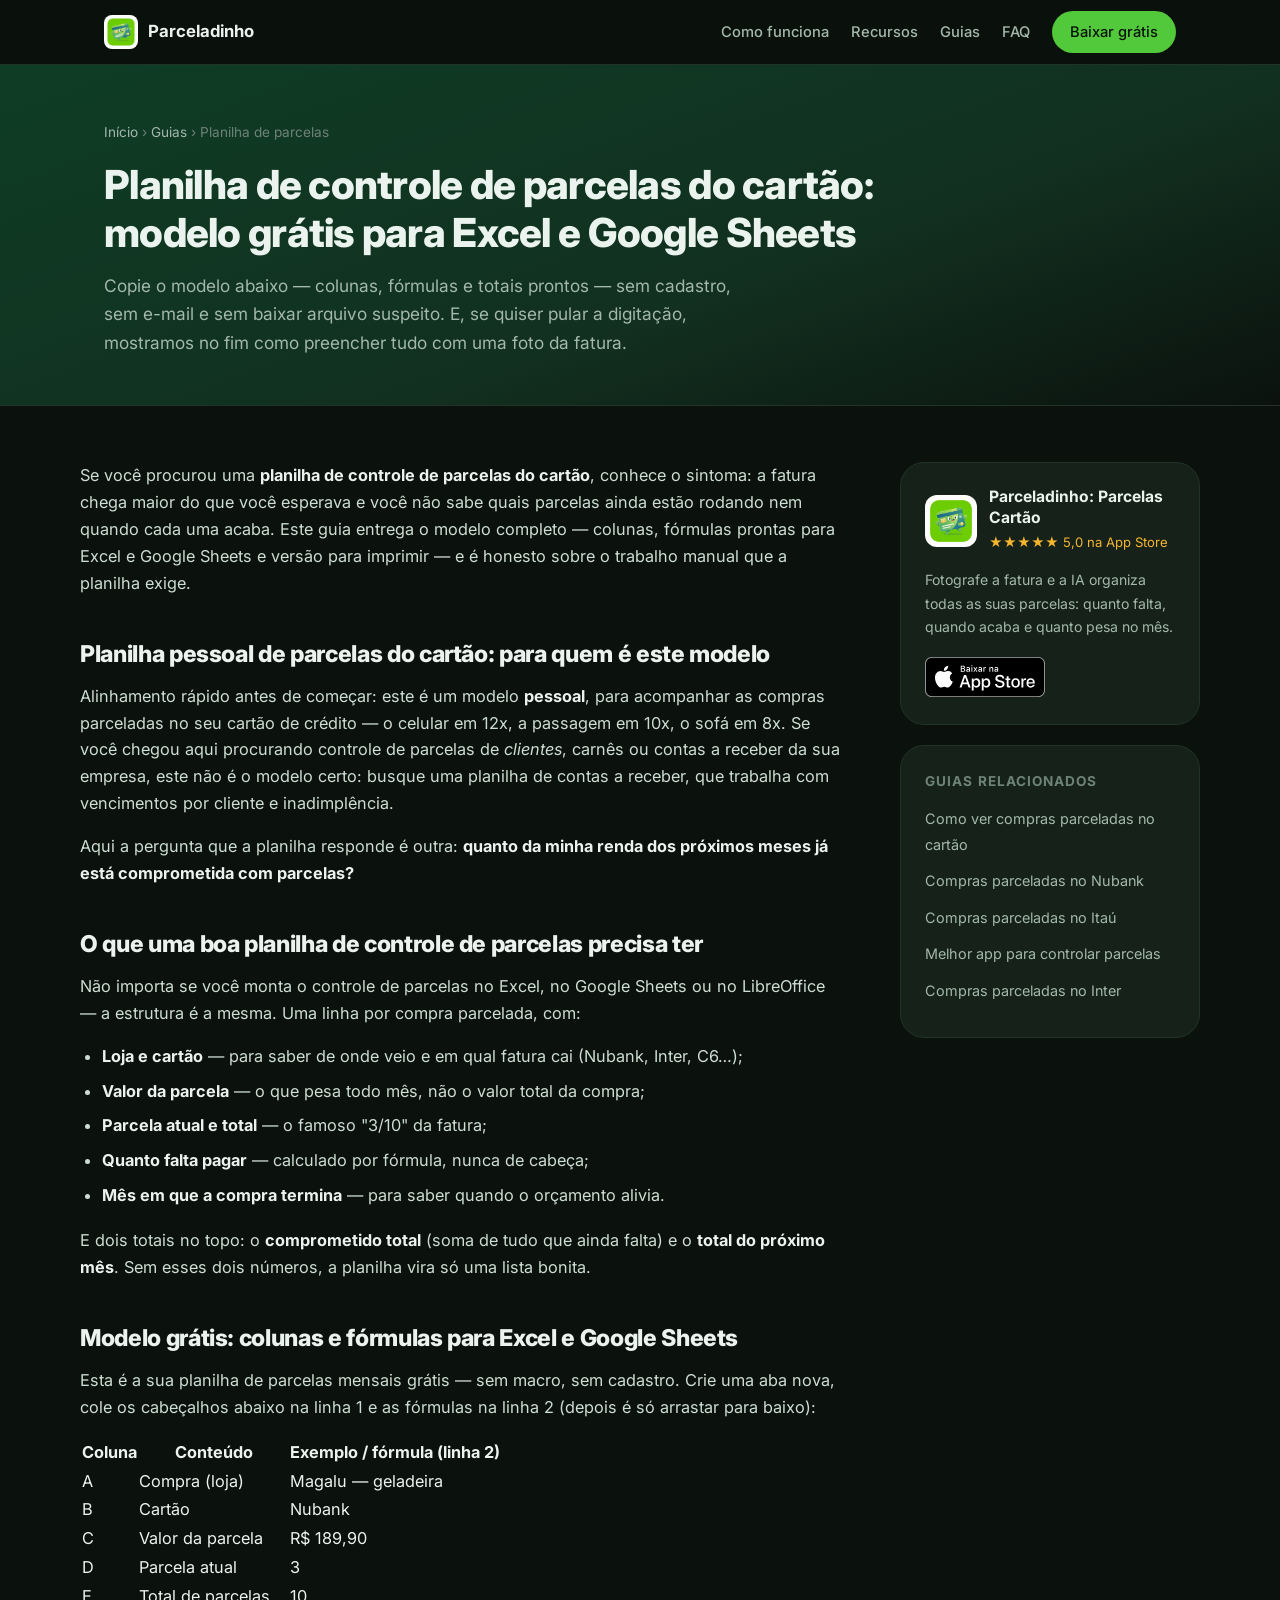
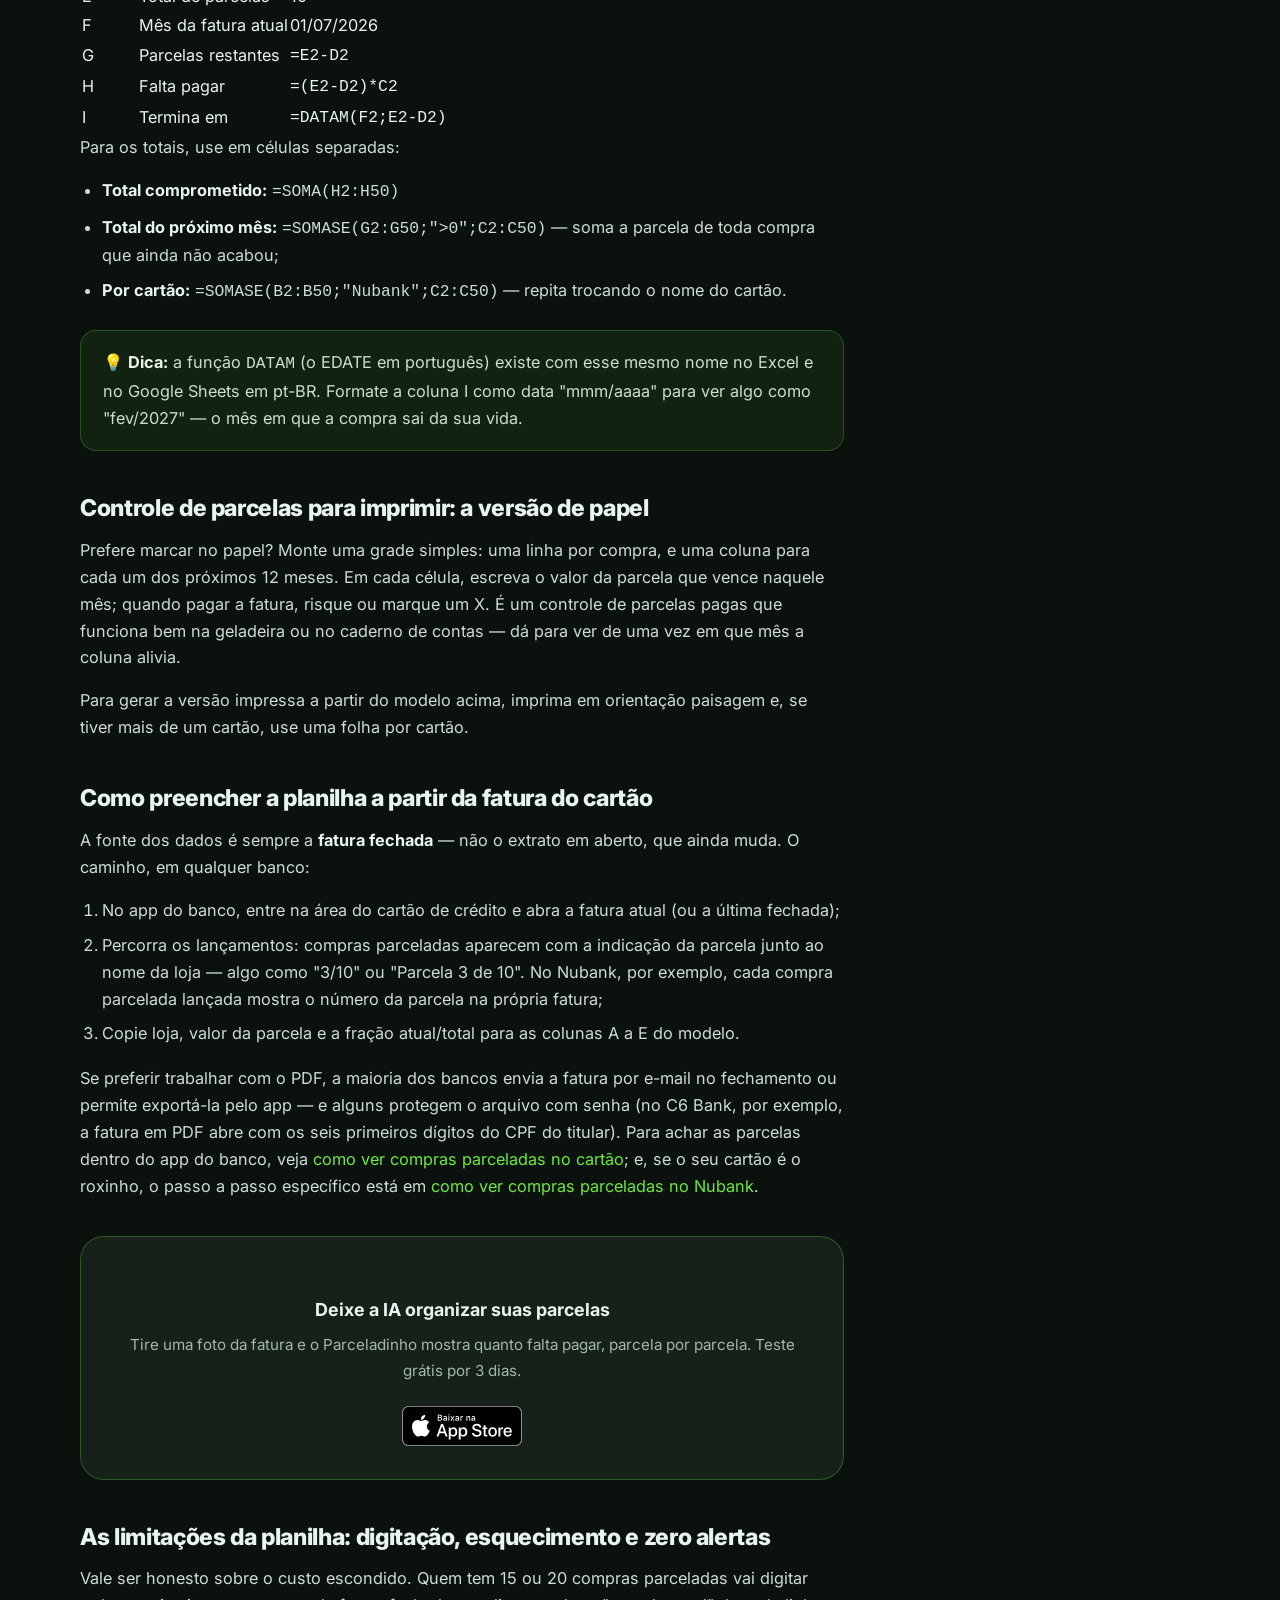
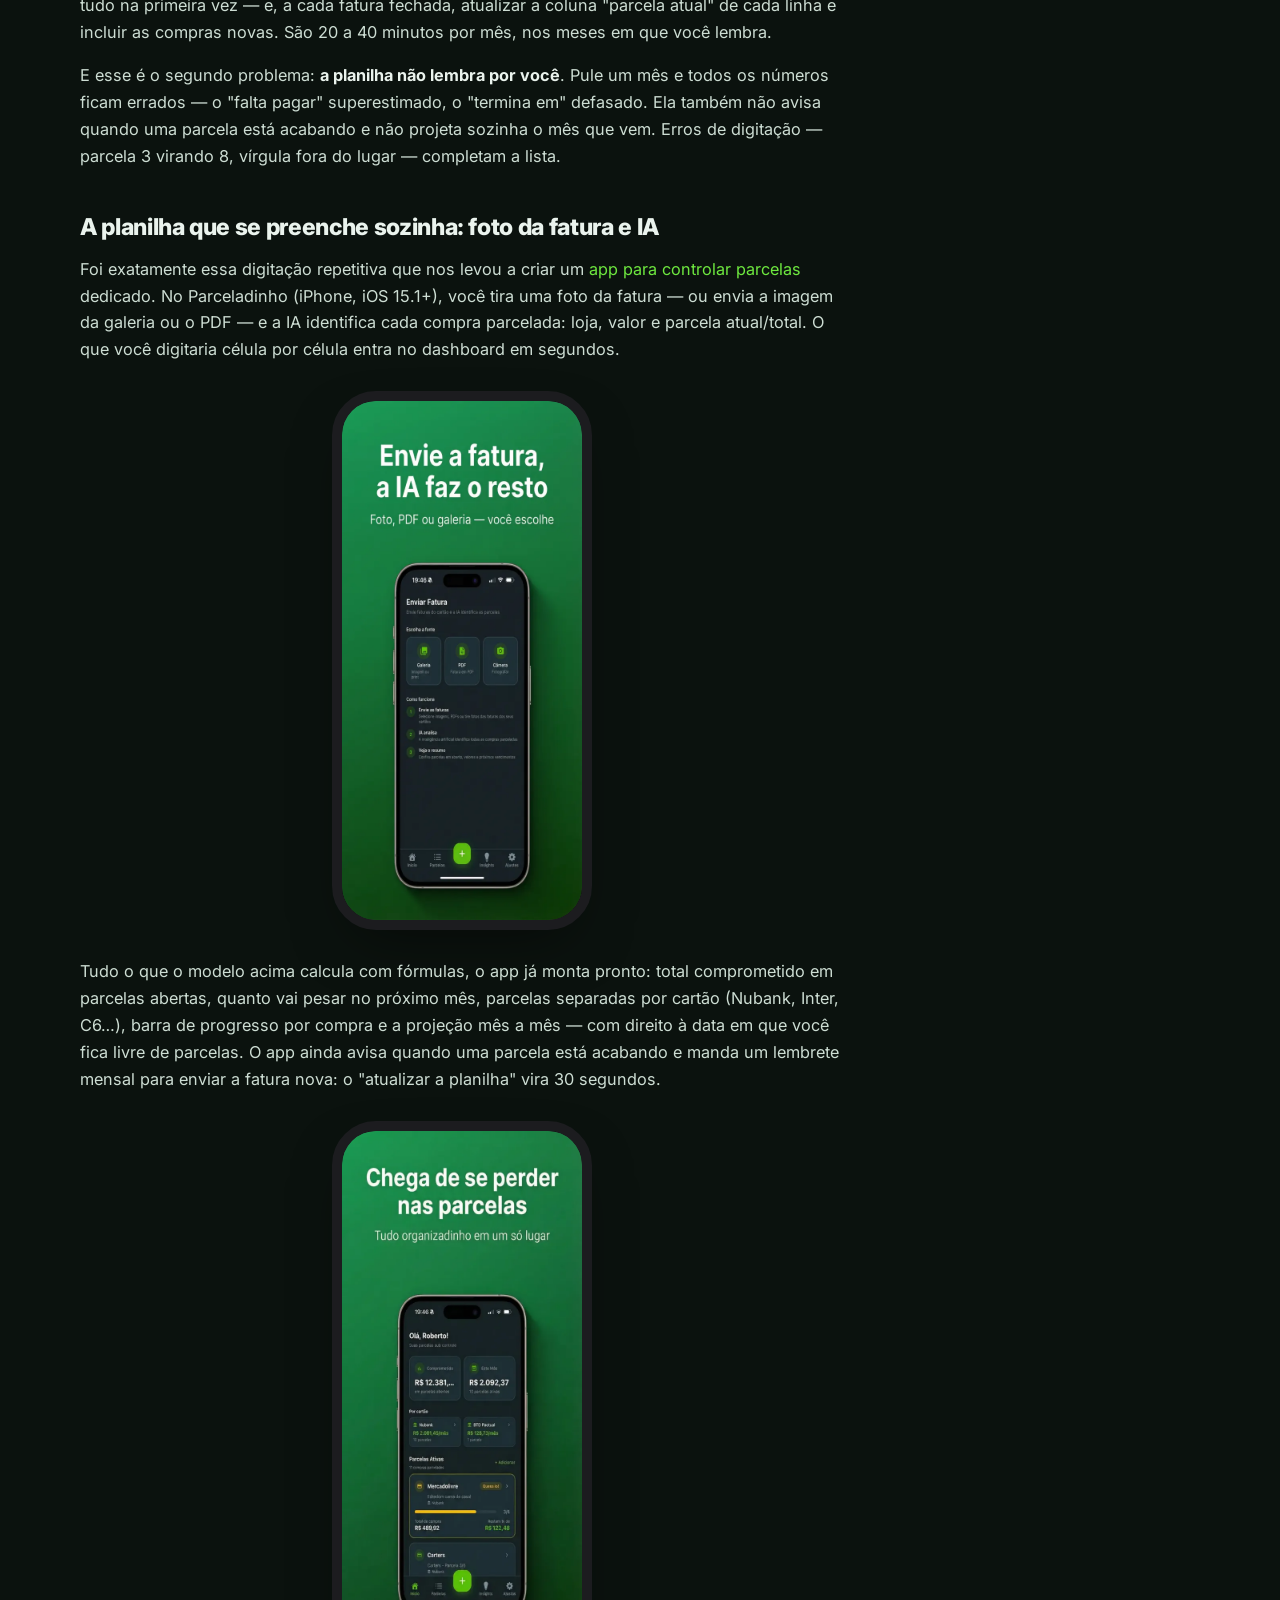
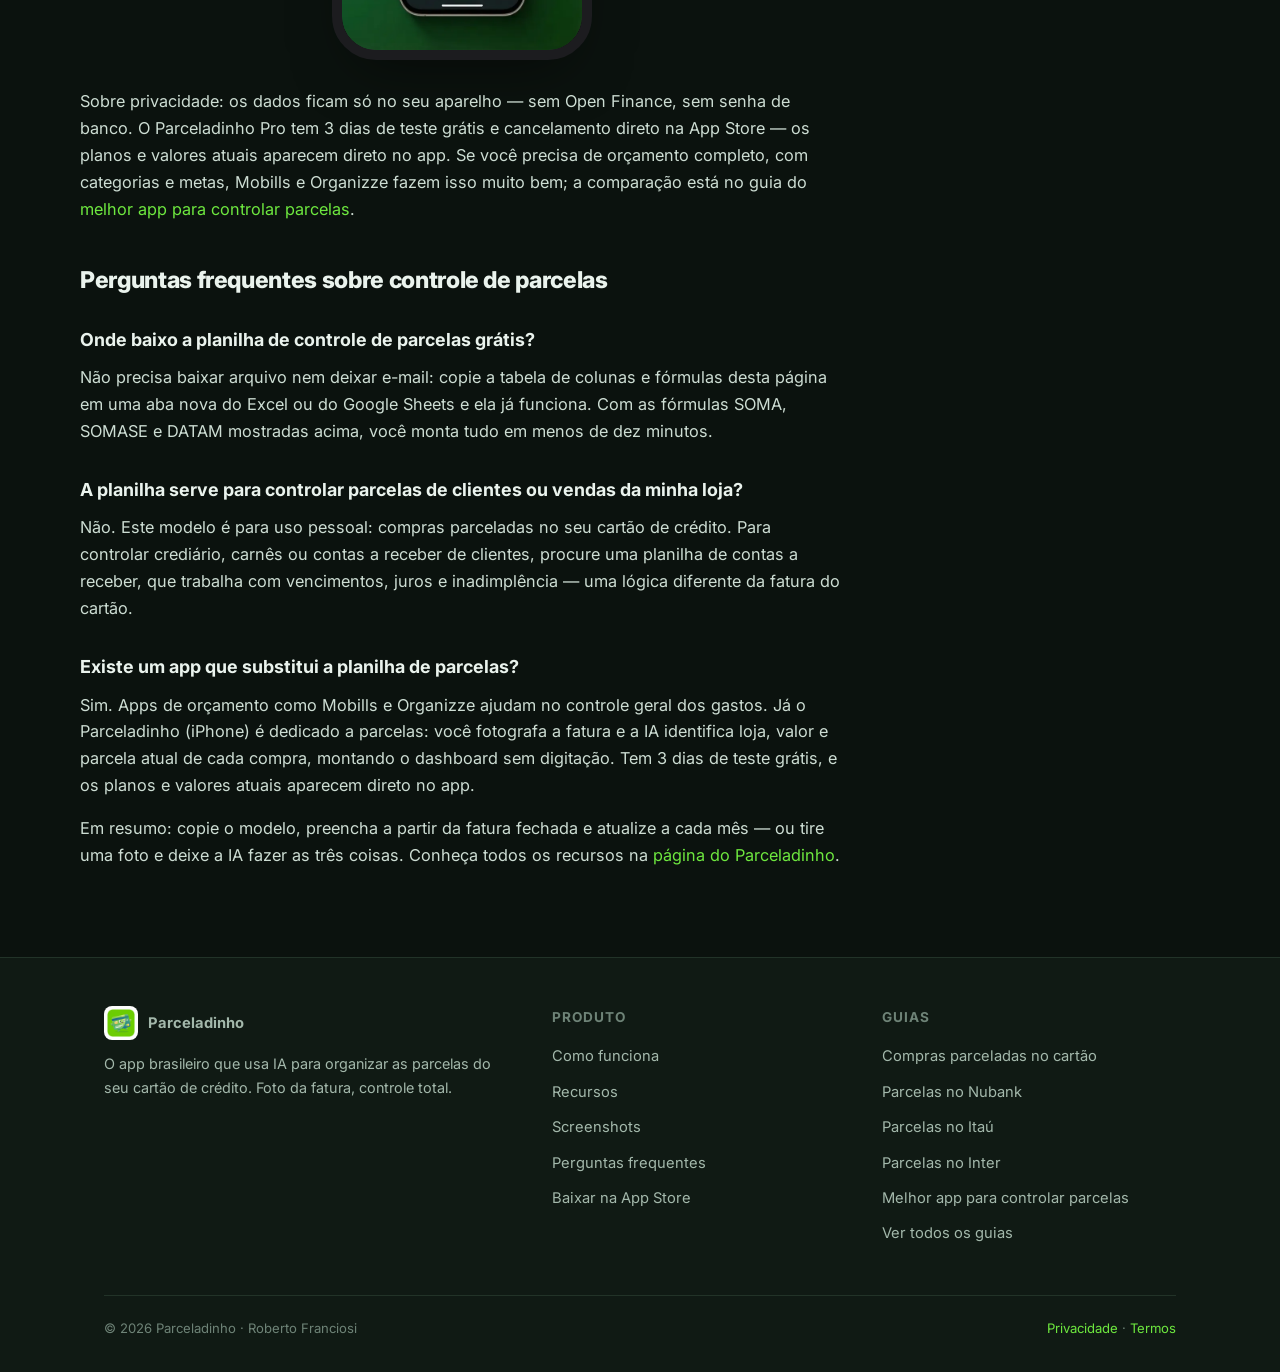
<file: guias/planilha-de-controle-de-parcelas.html>
<!DOCTYPE html>
<html lang="pt-BR">
<head>
  <meta charset="UTF-8">
  <meta name="viewport" content="width=device-width, initial-scale=1.0">
  <title>Planilha de Controle de Parcelas do Cartão: Modelo Grátis</title>
  <meta name="description" content="Baixe grátis uma planilha pessoal de controle de parcelas do cartão (Excel e Google Sheets) — ou tire uma foto da fatura e deixe a IA preencher tudo por você.">
  <link rel="canonical" href="https://parceladinho.github.io/parceladinho/guias/planilha-de-controle-de-parcelas.html">
  <meta property="og:type" content="article">
  <meta property="og:title" content="Planilha de Controle de Parcelas do Cartão: Modelo Grátis">
  <meta property="og:description" content="Baixe grátis uma planilha pessoal de controle de parcelas do cartão (Excel e Google Sheets) — ou tire uma foto da fatura e deixe a IA preencher tudo por você.">
  <meta property="og:url" content="https://parceladinho.github.io/parceladinho/guias/planilha-de-controle-de-parcelas.html">
  <meta property="og:image" content="https://parceladinho.github.io/parceladinho/assets/app-icon-1024.png">
  <meta property="og:locale" content="pt_BR">
  <meta property="og:site_name" content="Parceladinho">
  <meta name="twitter:card" content="summary_large_image">
  <link rel="icon" type="image/png" sizes="180x180" href="../assets/app-icon-180.png">
  <link rel="apple-touch-icon" href="../assets/app-icon-180.png">
  <link rel="preconnect" href="https://fonts.googleapis.com">
  <link rel="preconnect" href="https://fonts.gstatic.com" crossorigin>
  <link href="https://fonts.googleapis.com/css2?family=Inter:wght@400;500;600;700;800&display=swap" rel="stylesheet">
  <link rel="stylesheet" href="../assets/style.css">
  <script type="application/ld+json">
  {
    "@context": "https://schema.org",
    "@graph": [
      {
        "@type": "Article",
        "headline": "Planilha de controle de parcelas do cartão: modelo grátis para Excel e Google Sheets",
        "description": "Baixe grátis uma planilha pessoal de controle de parcelas do cartão (Excel e Google Sheets) — ou tire uma foto da fatura e deixe a IA preencher tudo por você.",
        "inLanguage": "pt-BR",
        "image": "https://parceladinho.github.io/parceladinho/assets/app-icon-1024.png",
        "author": { "@type": "Organization", "name": "Parceladinho" },
        "publisher": { "@type": "Organization", "name": "Parceladinho", "logo": { "@type": "ImageObject", "url": "https://parceladinho.github.io/parceladinho/assets/app-icon-512.png" } },
        "mainEntityOfPage": "https://parceladinho.github.io/parceladinho/guias/planilha-de-controle-de-parcelas.html"
      },
      {
        "@type": "BreadcrumbList",
        "itemListElement": [
          { "@type": "ListItem", "position": 1, "name": "Início", "item": "https://parceladinho.github.io/parceladinho/" },
          { "@type": "ListItem", "position": 2, "name": "Guias", "item": "https://parceladinho.github.io/parceladinho/#guias" },
          { "@type": "ListItem", "position": 3, "name": "Planilha de controle de parcelas do cartão: modelo grátis para Excel e Google Sheets" }
        ]
      },
      {
        "@type": "FAQPage",
        "mainEntity": [
          {
            "@type": "Question",
            "name": "Onde baixo a planilha de controle de parcelas grátis?",
            "acceptedAnswer": { "@type": "Answer", "text": "Não precisa baixar arquivo nem deixar e-mail: copie a tabela de colunas e fórmulas desta página em uma aba nova do Excel ou do Google Sheets e ela já funciona. Com as fórmulas SOMA, SOMASE e DATAM mostradas acima, você monta tudo em menos de dez minutos." }
          },
          {
            "@type": "Question",
            "name": "A planilha serve para controlar parcelas de clientes ou vendas da minha loja?",
            "acceptedAnswer": { "@type": "Answer", "text": "Não. Este modelo é para uso pessoal: compras parceladas no seu cartão de crédito. Para controlar crediário, carnês ou contas a receber de clientes, procure uma planilha de contas a receber, que trabalha com vencimentos, juros e inadimplência — uma lógica diferente da fatura do cartão." }
          },
          {
            "@type": "Question",
            "name": "Existe um app que substitui a planilha de parcelas?",
            "acceptedAnswer": { "@type": "Answer", "text": "Sim. Apps de orçamento como Mobills e Organizze ajudam no controle geral dos gastos. Já o Parceladinho (iPhone) é dedicado a parcelas: você fotografa a fatura e a IA identifica loja, valor e parcela atual de cada compra, montando o dashboard sem digitação. Tem 3 dias de teste grátis, e os planos e valores atuais aparecem direto no app." }
          }
        ]
      }
    ]
  }
  </script>
</head>
<body>

  <header class="site-header">
    <div class="container">
      <a class="brand" href="../index.html">
        <img src="../assets/app-icon-180.png" alt="Ícone do app Parceladinho" width="34" height="34">
        Parceladinho
      </a>
      <nav class="site-nav" aria-label="Navegação principal">
        <a href="../index.html#como-funciona">Como funciona</a>
        <a href="../index.html#recursos">Recursos</a>
        <a href="../index.html#guias">Guias</a>
        <a href="../index.html#faq">FAQ</a>
        <a class="nav-cta" href="https://apps.apple.com/br/app/parceladinho-parcelas-cart%C3%A3o/id6760917181">Baixar grátis</a>
      </nav>
    </div>
  </header>

  <main>
    <div class="article-hero">
      <div class="container">
        <nav class="crumbs" aria-label="Breadcrumb"><a href="../index.html">Início</a> › <a href="../index.html#guias">Guias</a> › Planilha de parcelas</nav>
        <h1>Planilha de controle de parcelas do cartão: modelo grátis para Excel e Google Sheets</h1>
        <p class="lead">Copie o modelo abaixo — colunas, fórmulas e totais prontos — sem cadastro, sem e-mail e sem baixar arquivo suspeito. E, se quiser pular a digitação, mostramos no fim como preencher tudo com uma foto da fatura.</p>
      </div>
    </div>

    <div class="container article-layout">
      <article class="article-body">

        <p>Se você procurou uma <strong>planilha de controle de parcelas do cartão</strong>, conhece o sintoma: a fatura chega maior do que você esperava e você não sabe quais parcelas ainda estão rodando nem quando cada uma acaba. Este guia entrega o modelo completo — colunas, fórmulas prontas para Excel e Google Sheets e versão para imprimir — e é honesto sobre o trabalho manual que a planilha exige.</p>

        <h2>Planilha pessoal de parcelas do cartão: para quem é este modelo</h2>
        <p>Alinhamento rápido antes de começar: este é um modelo <strong>pessoal</strong>, para acompanhar as compras parceladas no seu cartão de crédito — o celular em 12x, a passagem em 10x, o sofá em 8x. Se você chegou aqui procurando controle de parcelas de <em>clientes</em>, carnês ou contas a receber da sua empresa, este não é o modelo certo: busque uma planilha de contas a receber, que trabalha com vencimentos por cliente e inadimplência.</p>
        <p>Aqui a pergunta que a planilha responde é outra: <strong>quanto da minha renda dos próximos meses já está comprometida com parcelas?</strong></p>

        <h2>O que uma boa planilha de controle de parcelas precisa ter</h2>
        <p>Não importa se você monta o controle de parcelas no Excel, no Google Sheets ou no LibreOffice — a estrutura é a mesma. Uma linha por compra parcelada, com:</p>
        <ul>
          <li><strong>Loja e cartão</strong> — para saber de onde veio e em qual fatura cai (Nubank, Inter, C6…);</li>
          <li><strong>Valor da parcela</strong> — o que pesa todo mês, não o valor total da compra;</li>
          <li><strong>Parcela atual e total</strong> — o famoso "3/10" da fatura;</li>
          <li><strong>Quanto falta pagar</strong> — calculado por fórmula, nunca de cabeça;</li>
          <li><strong>Mês em que a compra termina</strong> — para saber quando o orçamento alivia.</li>
        </ul>
        <p>E dois totais no topo: o <strong>comprometido total</strong> (soma de tudo que ainda falta) e o <strong>total do próximo mês</strong>. Sem esses dois números, a planilha vira só uma lista bonita.</p>

        <h2>Modelo grátis: colunas e fórmulas para Excel e Google Sheets</h2>
        <p>Esta é a sua planilha de parcelas mensais grátis — sem macro, sem cadastro. Crie uma aba nova, cole os cabeçalhos abaixo na linha 1 e as fórmulas na linha 2 (depois é só arrastar para baixo):</p>
        <table>
          <thead>
            <tr><th>Coluna</th><th>Conteúdo</th><th>Exemplo / fórmula (linha 2)</th></tr>
          </thead>
          <tbody>
            <tr><td>A</td><td>Compra (loja)</td><td>Magalu — geladeira</td></tr>
            <tr><td>B</td><td>Cartão</td><td>Nubank</td></tr>
            <tr><td>C</td><td>Valor da parcela</td><td>R$ 189,90</td></tr>
            <tr><td>D</td><td>Parcela atual</td><td>3</td></tr>
            <tr><td>E</td><td>Total de parcelas</td><td>10</td></tr>
            <tr><td>F</td><td>Mês da fatura atual</td><td>01/07/2026</td></tr>
            <tr><td>G</td><td>Parcelas restantes</td><td><code>=E2-D2</code></td></tr>
            <tr><td>H</td><td>Falta pagar</td><td><code>=(E2-D2)*C2</code></td></tr>
            <tr><td>I</td><td>Termina em</td><td><code>=DATAM(F2;E2-D2)</code></td></tr>
          </tbody>
        </table>
        <p>Para os totais, use em células separadas:</p>
        <ul>
          <li><strong>Total comprometido:</strong> <code>=SOMA(H2:H50)</code></li>
          <li><strong>Total do próximo mês:</strong> <code>=SOMASE(G2:G50;"&gt;0";C2:C50)</code> — soma a parcela de toda compra que ainda não acabou;</li>
          <li><strong>Por cartão:</strong> <code>=SOMASE(B2:B50;"Nubank";C2:C50)</code> — repita trocando o nome do cartão.</li>
        </ul>
        <div class="tip"><p>💡 <strong>Dica:</strong> a função <code>DATAM</code> (o EDATE em português) existe com esse mesmo nome no Excel e no Google Sheets em pt-BR. Formate a coluna I como data "mmm/aaaa" para ver algo como "fev/2027" — o mês em que a compra sai da sua vida.</p></div>

        <h2>Controle de parcelas para imprimir: a versão de papel</h2>
        <p>Prefere marcar no papel? Monte uma grade simples: uma linha por compra, e uma coluna para cada um dos próximos 12 meses. Em cada célula, escreva o valor da parcela que vence naquele mês; quando pagar a fatura, risque ou marque um X. É um controle de parcelas pagas que funciona bem na geladeira ou no caderno de contas — dá para ver de uma vez em que mês a coluna alivia.</p>
        <p>Para gerar a versão impressa a partir do modelo acima, imprima em orientação paisagem e, se tiver mais de um cartão, use uma folha por cartão.</p>

        <h2>Como preencher a planilha a partir da fatura do cartão</h2>
        <p>A fonte dos dados é sempre a <strong>fatura fechada</strong> — não o extrato em aberto, que ainda muda. O caminho, em qualquer banco:</p>
        <ol>
          <li>No app do banco, entre na área do cartão de crédito e abra a fatura atual (ou a última fechada);</li>
          <li>Percorra os lançamentos: compras parceladas aparecem com a indicação da parcela junto ao nome da loja — algo como "3/10" ou "Parcela 3 de 10". No Nubank, por exemplo, cada compra parcelada lançada mostra o número da parcela na própria fatura;</li>
          <li>Copie loja, valor da parcela e a fração atual/total para as colunas A a E do modelo.</li>
        </ol>
        <p>Se preferir trabalhar com o PDF, a maioria dos bancos envia a fatura por e-mail no fechamento ou permite exportá-la pelo app — e alguns protegem o arquivo com senha (no C6 Bank, por exemplo, a fatura em PDF abre com os seis primeiros dígitos do CPF do titular). Para achar as parcelas dentro do app do banco, veja <a href="como-ver-compras-parceladas-no-cartao.html">como ver compras parceladas no cartão</a>; e, se o seu cartão é o roxinho, o passo a passo específico está em <a href="como-ver-compras-parceladas-nubank.html">como ver compras parceladas no Nubank</a>.</p>

        <div class="article-cta">
          <h3>Deixe a IA organizar suas parcelas</h3>
          <p>Tire uma foto da fatura e o Parceladinho mostra quanto falta pagar, parcela por parcela. Teste grátis por 3 dias.</p>
          <a class="store-badge" href="https://apps.apple.com/br/app/parceladinho-parcelas-cart%C3%A3o/id6760917181" aria-label="Baixar o Parceladinho na App Store">
            <img src="../assets/app-store-badge.svg" alt="Baixar na App Store" width="120" height="40">
          </a>
        </div>

        <h2>As limitações da planilha: digitação, esquecimento e zero alertas</h2>
        <p>Vale ser honesto sobre o custo escondido. Quem tem 15 ou 20 compras parceladas vai digitar tudo na primeira vez — e, a cada fatura fechada, atualizar a coluna "parcela atual" de cada linha e incluir as compras novas. São 20 a 40 minutos por mês, nos meses em que você lembra.</p>
        <p>E esse é o segundo problema: <strong>a planilha não lembra por você</strong>. Pule um mês e todos os números ficam errados — o "falta pagar" superestimado, o "termina em" defasado. Ela também não avisa quando uma parcela está acabando e não projeta sozinha o mês que vem. Erros de digitação — parcela 3 virando 8, vírgula fora do lugar — completam a lista.</p>

        <h2>A planilha que se preenche sozinha: foto da fatura e IA</h2>
        <p>Foi exatamente essa digitação repetitiva que nos levou a criar um <a href="../index.html">app para controlar parcelas</a> dedicado. No Parceladinho (iPhone, iOS 15.1+), você tira uma foto da fatura — ou envia a imagem da galeria ou o PDF — e a IA identifica cada compra parcelada: loja, valor e parcela atual/total. O que você digitaria célula por célula entra no dashboard em segundos.</p>
        <figure class="shot phone"><img src="../assets/screenshot-02-fatura.webp" alt="Tela do Parceladinho para enviar a fatura por foto, galeria ou PDF e preencher a planilha de controle de parcelas automaticamente" width="600" height="1300" loading="lazy"></figure>
        <p>Tudo o que o modelo acima calcula com fórmulas, o app já monta pronto: total comprometido em parcelas abertas, quanto vai pesar no próximo mês, parcelas separadas por cartão (Nubank, Inter, C6…), barra de progresso por compra e a projeção mês a mês — com direito à data em que você fica livre de parcelas. O app ainda avisa quando uma parcela está acabando e manda um lembrete mensal para enviar a fatura nova: o "atualizar a planilha" vira 30 segundos.</p>
        <figure class="shot phone"><img src="../assets/screenshot-01-dashboard.webp" alt="Dashboard do Parceladinho com total comprometido e parcelas por cartão, alternativa automática à planilha de parcelas" width="600" height="1300" loading="lazy"></figure>
        <p>Sobre privacidade: os dados ficam só no seu aparelho — sem Open Finance, sem senha de banco. O Parceladinho Pro tem 3 dias de teste grátis e cancelamento direto na App Store — os planos e valores atuais aparecem direto no app. Se você precisa de orçamento completo, com categorias e metas, Mobills e Organizze fazem isso muito bem; a comparação está no guia do <a href="melhor-app-para-controlar-parcelas.html">melhor app para controlar parcelas</a>.</p>

        <h2>Perguntas frequentes sobre controle de parcelas</h2>

        <h3>Onde baixo a planilha de controle de parcelas grátis?</h3>
        <p>Não precisa baixar arquivo nem deixar e-mail: copie a tabela de colunas e fórmulas desta página em uma aba nova do Excel ou do Google Sheets e ela já funciona. Com as fórmulas SOMA, SOMASE e DATAM mostradas acima, você monta tudo em menos de dez minutos.</p>

        <h3>A planilha serve para controlar parcelas de clientes ou vendas da minha loja?</h3>
        <p>Não. Este modelo é para uso pessoal: compras parceladas no seu cartão de crédito. Para controlar crediário, carnês ou contas a receber de clientes, procure uma planilha de contas a receber, que trabalha com vencimentos, juros e inadimplência — uma lógica diferente da fatura do cartão.</p>

        <h3>Existe um app que substitui a planilha de parcelas?</h3>
        <p>Sim. Apps de orçamento como Mobills e Organizze ajudam no controle geral dos gastos. Já o Parceladinho (iPhone) é dedicado a parcelas: você fotografa a fatura e a IA identifica loja, valor e parcela atual de cada compra, montando o dashboard sem digitação. Tem 3 dias de teste grátis, e os planos e valores atuais aparecem direto no app.</p>

        <p>Em resumo: copie o modelo, preencha a partir da fatura fechada e atualize a cada mês — ou tire uma foto e deixe a IA fazer as três coisas. Conheça todos os recursos na <a href="../index.html">página do Parceladinho</a>.</p>

      </article>

      <aside class="article-aside">
        <div class="aside-card">
          <div class="app-row">
            <img src="../assets/app-icon-180.png" alt="Ícone do Parceladinho" width="52" height="52">
            <div>
              <strong>Parceladinho: Parcelas Cartão</strong>
              <span>★★★★★ 5,0 na App Store</span>
            </div>
          </div>
          <p>Fotografe a fatura e a IA organiza todas as suas parcelas: quanto falta, quando acaba e quanto pesa no mês.</p>
          <a class="store-badge" href="https://apps.apple.com/br/app/parceladinho-parcelas-cart%C3%A3o/id6760917181" aria-label="Baixar o Parceladinho na App Store">
            <img src="../assets/app-store-badge.svg" alt="Baixar na App Store" width="120" height="40">
          </a>
        </div>
        <div class="aside-card">
          <h4>Guias relacionados</h4>
          <ul>
            <li><a href="como-ver-compras-parceladas-no-cartao.html">Como ver compras parceladas no cartão</a></li>
            <li><a href="como-ver-compras-parceladas-nubank.html">Compras parceladas no Nubank</a></li>
            <li><a href="como-ver-compras-parceladas-itau.html">Compras parceladas no Itaú</a></li>
            <li><a href="melhor-app-para-controlar-parcelas.html">Melhor app para controlar parcelas</a></li>
            <li><a href="como-ver-compras-parceladas-inter.html">Compras parceladas no Inter</a></li>
          </ul>
        </div>
      </aside>
    </div>
  </main>

  <footer class="site-footer">
    <div class="container">
      <div class="footer-grid">
        <div class="footer-about">
          <a class="brand" href="../index.html">
            <img src="../assets/app-icon-180.png" alt="Ícone do Parceladinho" width="34" height="34">
            Parceladinho
          </a>
          <p>O app brasileiro que usa IA para organizar as parcelas do seu cartão de crédito. Foto da fatura, controle total.</p>
        </div>
        <div>
          <h4>Produto</h4>
          <ul>
            <li><a href="../index.html#como-funciona">Como funciona</a></li>
            <li><a href="../index.html#recursos">Recursos</a></li>
            <li><a href="../index.html#screenshots">Screenshots</a></li>
            <li><a href="../index.html#faq">Perguntas frequentes</a></li>
            <li><a href="https://apps.apple.com/br/app/parceladinho-parcelas-cart%C3%A3o/id6760917181">Baixar na App Store</a></li>
          </ul>
        </div>
        <div>
          <h4>Guias</h4>
          <ul>
            <li><a href="como-ver-compras-parceladas-no-cartao.html">Compras parceladas no cartão</a></li>
            <li><a href="como-ver-compras-parceladas-nubank.html">Parcelas no Nubank</a></li>
            <li><a href="como-ver-compras-parceladas-itau.html">Parcelas no Itaú</a></li>
            <li><a href="como-ver-compras-parceladas-inter.html">Parcelas no Inter</a></li>
            <li><a href="melhor-app-para-controlar-parcelas.html">Melhor app para controlar parcelas</a></li>
            <li><a href="../index.html#guias">Ver todos os guias</a></li>
          </ul>
        </div>
      </div>
      <div class="footer-bottom">
        <span>© 2026 Parceladinho · Roberto Franciosi</span>
        <span>
          <a href="https://parcelcontrol-jwrdzwzv.manus.space/api/privacy">Privacidade</a> ·
          <a href="https://www.apple.com/legal/internet-services/itunes/dev/stdeula/">Termos</a>
        </span>
      </div>
    </div>
  </footer>

</body>
</html>
</file>
<file: assets/style.css>
/* ==========================================================================
   Parceladinho — design system da landing page
   Paleta extraída do app: verde-limão da marca sobre dark green-tinted,
   acentos âmbar (barras de progresso) e gradiente verde dos hero shots.
   ========================================================================== */

:root {
  --bg: #0b120e;
  --surface: #101a14;
  --card: #152119;
  --card-border: #223328;
  --green: #52c93a;
  --green-bright: #6ee83f;
  --green-deep: #0e3d24;
  --green-mid: #17603a;
  --amber: #f5b62e;
  --text: #eaf3ed;
  --muted: #a3b8ab;
  --faint: #6e8377;
  --radius: 16px;
  --radius-lg: 24px;
  --maxw: 1120px;
  --shadow: 0 24px 60px -24px rgba(0, 0, 0, 0.55);
}

* { margin: 0; padding: 0; box-sizing: border-box; }

html { scroll-behavior: smooth; }

body {
  font-family: "Inter", -apple-system, BlinkMacSystemFont, "Segoe UI", Roboto, Helvetica, Arial, sans-serif;
  background: var(--bg);
  color: var(--text);
  line-height: 1.65;
  -webkit-font-smoothing: antialiased;
  text-rendering: optimizeLegibility;
}

img { max-width: 100%; height: auto; display: block; }

a { color: var(--green-bright); text-decoration: none; }
a:hover { text-decoration: underline; }

.container { max-width: var(--maxw); margin: 0 auto; padding: 0 24px; }

/* ------------------------------------------------------------------ header */
.site-header {
  position: sticky;
  top: 0;
  z-index: 50;
  background: rgba(11, 18, 14, 0.85);
  backdrop-filter: saturate(140%) blur(14px);
  -webkit-backdrop-filter: saturate(140%) blur(14px);
  border-bottom: 1px solid var(--card-border);
}
.site-header .container {
  display: flex;
  align-items: center;
  gap: 12px;
  height: 64px;
}
.brand {
  display: flex;
  align-items: center;
  gap: 10px;
  font-weight: 700;
  font-size: 1.05rem;
  color: var(--text);
}
.brand:hover { text-decoration: none; }
.brand img { width: 34px; height: 34px; border-radius: 8px; }
.site-nav { margin-left: auto; display: flex; align-items: center; gap: 22px; }
.site-nav a { color: var(--muted); font-size: 0.92rem; font-weight: 500; }
.site-nav a:hover { color: var(--text); text-decoration: none; }
.nav-cta {
  background: var(--green);
  color: #06130a !important;
  font-weight: 700;
  padding: 9px 18px;
  border-radius: 999px;
  transition: transform 0.15s ease, background 0.15s ease;
}
.nav-cta:hover { background: var(--green-bright); transform: translateY(-1px); text-decoration: none; }
@media (max-width: 720px) {
  .site-nav a:not(.nav-cta) { display: none; }
}

/* -------------------------------------------------------------------- hero */
.hero {
  position: relative;
  overflow: hidden;
  background:
    radial-gradient(1200px 600px at 78% -10%, rgba(82, 201, 58, 0.28), transparent 60%),
    radial-gradient(900px 500px at 12% 110%, rgba(23, 96, 58, 0.5), transparent 65%),
    linear-gradient(155deg, #0e3d24 0%, #123020 45%, var(--bg) 100%);
  border-bottom: 1px solid var(--card-border);
}
.hero .container {
  display: grid;
  grid-template-columns: 1.15fr 0.85fr;
  gap: 48px;
  align-items: center;
  padding-top: 72px;
  padding-bottom: 72px;
}
.hero h1 {
  font-size: clamp(2.1rem, 4.6vw, 3.3rem);
  line-height: 1.12;
  letter-spacing: -0.02em;
  font-weight: 800;
}
.hero h1 em {
  font-style: normal;
  color: var(--green-bright);
}
.hero .sub {
  margin-top: 18px;
  font-size: 1.13rem;
  color: var(--muted);
  max-width: 34em;
}
.hero-badges {
  margin-top: 30px;
  display: flex;
  align-items: center;
  flex-wrap: wrap;
  gap: 18px;
}
.hero-badges .store-badge img { height: 54px; width: auto; }
.rating {
  display: flex;
  flex-direction: column;
  gap: 2px;
  font-size: 0.88rem;
  color: var(--muted);
}
.rating .stars { color: var(--amber); font-size: 1.05rem; letter-spacing: 2px; }
.trust-chips {
  margin-top: 26px;
  display: flex;
  flex-wrap: wrap;
  gap: 10px;
  list-style: none;
}
.trust-chips li {
  font-size: 0.84rem;
  font-weight: 600;
  color: var(--text);
  background: rgba(82, 201, 58, 0.12);
  border: 1px solid rgba(82, 201, 58, 0.35);
  padding: 6px 14px;
  border-radius: 999px;
}
.hero-shot { position: relative; display: flex; justify-content: center; }
.hero-shot .phone { max-width: 320px; }

/* moldura de iphone */
.phone {
  border: 10px solid #1c1c1f;
  border-radius: 44px;
  background: #000;
  box-shadow: var(--shadow), inset 0 0 0 2px #3a3a3e;
  overflow: hidden;
}
.phone img { border-radius: 32px; }

@media (max-width: 880px) {
  .hero .container { grid-template-columns: 1fr; padding-top: 52px; padding-bottom: 56px; }
  .hero-shot { order: -1; }
  .hero-shot .phone { max-width: 240px; }
}

/* ---------------------------------------------------------------- sections */
section { padding: 80px 0; }
section.alt { background: var(--surface); border-top: 1px solid var(--card-border); border-bottom: 1px solid var(--card-border); }

.kicker {
  display: inline-block;
  font-size: 0.8rem;
  font-weight: 700;
  letter-spacing: 0.12em;
  text-transform: uppercase;
  color: var(--green-bright);
  margin-bottom: 14px;
}
h2 {
  font-size: clamp(1.6rem, 3.2vw, 2.3rem);
  letter-spacing: -0.015em;
  line-height: 1.2;
  font-weight: 800;
}
.section-head { max-width: 720px; margin-bottom: 44px; }
.section-head p { margin-top: 14px; color: var(--muted); font-size: 1.05rem; }

/* ------------------------------------------------------------ how it works */
.steps {
  display: grid;
  grid-template-columns: repeat(3, 1fr);
  gap: 22px;
  counter-reset: step;
}
.step {
  background: var(--card);
  border: 1px solid var(--card-border);
  border-radius: var(--radius-lg);
  padding: 28px;
}
.step .num {
  width: 42px;
  height: 42px;
  display: grid;
  place-items: center;
  border-radius: 12px;
  background: rgba(82, 201, 58, 0.14);
  color: var(--green-bright);
  font-weight: 800;
  font-size: 1.15rem;
  margin-bottom: 18px;
}
.step h3 { font-size: 1.12rem; margin-bottom: 8px; }
.step p { color: var(--muted); font-size: 0.95rem; }
@media (max-width: 820px) { .steps { grid-template-columns: 1fr; } }

/* -------------------------------------------------------------- screenshots */
.gallery {
  display: grid;
  grid-auto-flow: column;
  grid-auto-columns: min(240px, 62vw);
  gap: 22px;
  overflow-x: auto;
  padding: 12px 4px 26px;
  scroll-snap-type: x mandatory;
  scrollbar-width: thin;
  scrollbar-color: var(--card-border) transparent;
}
.gallery figure { scroll-snap-align: center; }
.gallery .phone { border-width: 7px; border-radius: 34px; }
.gallery .phone img { border-radius: 26px; }
.gallery figcaption {
  margin-top: 12px;
  text-align: center;
  font-size: 0.88rem;
  color: var(--muted);
}

/* ----------------------------------------------------------------- features */
.features {
  display: grid;
  grid-template-columns: repeat(3, 1fr);
  gap: 22px;
}
.feature {
  background: var(--card);
  border: 1px solid var(--card-border);
  border-radius: var(--radius-lg);
  padding: 26px;
}
.feature .ico { font-size: 1.6rem; margin-bottom: 14px; display: block; }
.feature h3 { font-size: 1.05rem; margin-bottom: 8px; }
.feature p { color: var(--muted); font-size: 0.93rem; }
@media (max-width: 820px) { .features { grid-template-columns: 1fr 1fr; } }
@media (max-width: 560px) { .features { grid-template-columns: 1fr; } }

/* ------------------------------------------------------------------- guias */
.guides {
  display: grid;
  grid-template-columns: repeat(3, 1fr);
  gap: 22px;
}
.guide-card {
  display: flex;
  flex-direction: column;
  gap: 10px;
  background: var(--card);
  border: 1px solid var(--card-border);
  border-radius: var(--radius-lg);
  padding: 26px;
  color: var(--text);
  transition: border-color 0.15s ease, transform 0.15s ease;
}
.guide-card:hover {
  border-color: rgba(82, 201, 58, 0.5);
  transform: translateY(-3px);
  text-decoration: none;
}
.guide-card h3 { font-size: 1.04rem; line-height: 1.35; }
.guide-card p { color: var(--muted); font-size: 0.9rem; flex: 1; }
.guide-card .more { color: var(--green-bright); font-weight: 600; font-size: 0.88rem; }
@media (max-width: 820px) { .guides { grid-template-columns: 1fr 1fr; } }
@media (max-width: 560px) { .guides { grid-template-columns: 1fr; } }

/* ------------------------------------------------------------------- split */
.split {
  display: grid;
  grid-template-columns: 1fr 1fr;
  gap: 22px;
}
.split .feature { padding: 34px; }
.split .feature h2 { font-size: 1.35rem; margin-bottom: 12px; }
.split .feature p { font-size: 0.98rem; }
.split .feature ul { margin: 14px 0 0 20px; color: var(--muted); font-size: 0.95rem; }
.split .feature li { margin-bottom: 8px; }
@media (max-width: 820px) { .split { grid-template-columns: 1fr; } }

/* --------------------------------------------------------------------- faq */
.faq-list { max-width: 780px; }
.faq-list details {
  border: 1px solid var(--card-border);
  border-radius: var(--radius);
  background: var(--card);
  margin-bottom: 12px;
  overflow: hidden;
}
.faq-list summary {
  cursor: pointer;
  list-style: none;
  display: flex;
  align-items: center;
  justify-content: space-between;
  gap: 16px;
  padding: 18px 22px;
  font-weight: 600;
  font-size: 1rem;
}
.faq-list summary::-webkit-details-marker { display: none; }
.faq-list summary::after {
  content: "+";
  font-size: 1.4rem;
  font-weight: 400;
  color: var(--green-bright);
  transition: transform 0.2s ease;
  flex-shrink: 0;
}
.faq-list details[open] summary::after { transform: rotate(45deg); }
.faq-list .faq-body { padding: 0 22px 20px; color: var(--muted); font-size: 0.95rem; }
.faq-list .faq-body a { font-weight: 600; }

/* ---------------------------------------------------------------- cta band */
.cta-band {
  background:
    radial-gradient(800px 400px at 50% -20%, rgba(82, 201, 58, 0.35), transparent 65%),
    linear-gradient(160deg, #0e3d24, #123020 70%, #0b120e);
  border-radius: var(--radius-lg);
  border: 1px solid rgba(82, 201, 58, 0.3);
  text-align: center;
  padding: 64px 32px;
}
.cta-band h2 { margin-bottom: 12px; }
.cta-band p { color: var(--muted); max-width: 36em; margin: 0 auto 28px; }
.cta-band .store-badge img { height: 56px; margin: 0 auto; }
.cta-band .fine { margin-top: 18px; font-size: 0.82rem; color: var(--faint); }

/* ------------------------------------------------------------------ footer */
.site-footer {
  border-top: 1px solid var(--card-border);
  padding: 48px 0 40px;
  background: var(--surface);
}
.footer-grid {
  display: grid;
  grid-template-columns: 1.4fr 1fr 1fr;
  gap: 36px;
}
.footer-grid h4 { font-size: 0.85rem; text-transform: uppercase; letter-spacing: 0.08em; color: var(--faint); margin-bottom: 14px; }
.footer-grid ul { list-style: none; }
.footer-grid li { margin-bottom: 9px; }
.footer-grid a { color: var(--muted); font-size: 0.92rem; }
.footer-grid a:hover { color: var(--text); }
.footer-about p { color: var(--muted); font-size: 0.9rem; max-width: 30em; margin-top: 12px; }
.footer-bottom {
  margin-top: 40px;
  padding-top: 22px;
  border-top: 1px solid var(--card-border);
  font-size: 0.82rem;
  color: var(--faint);
  display: flex;
  flex-wrap: wrap;
  gap: 8px 24px;
  justify-content: space-between;
}
@media (max-width: 720px) { .footer-grid { grid-template-columns: 1fr; } }

/* ----------------------------------------------------------- página de guia */
.article-hero {
  background: linear-gradient(160deg, #0e3d24, #123020 60%, var(--bg));
  border-bottom: 1px solid var(--card-border);
  padding: 56px 0 48px;
}
.article-hero .crumbs { font-size: 0.85rem; color: var(--faint); margin-bottom: 18px; }
.article-hero .crumbs a { color: var(--muted); }
.article-hero h1 {
  font-size: clamp(1.7rem, 3.6vw, 2.5rem);
  line-height: 1.18;
  letter-spacing: -0.018em;
  font-weight: 800;
  max-width: 21em;
}
.article-hero .lead { margin-top: 16px; color: var(--muted); font-size: 1.08rem; max-width: 38em; }

.article-layout {
  display: grid;
  grid-template-columns: minmax(0, 1fr) 300px;
  gap: 56px;
  padding: 56px 0 72px;
}
.article-body { min-width: 0; font-size: 1.02rem; }
.article-body h2 { font-size: 1.45rem; margin: 44px 0 14px; }
.article-body h2:first-child { margin-top: 0; }
.article-body h3 { font-size: 1.12rem; margin: 30px 0 10px; }
.article-body p { margin-bottom: 16px; color: #cdddd3; }
.article-body ul, .article-body ol { margin: 0 0 18px 22px; color: #cdddd3; }
.article-body li { margin-bottom: 8px; }
.article-body strong { color: var(--text); }
.article-body .tip {
  background: rgba(82, 201, 58, 0.09);
  border: 1px solid rgba(82, 201, 58, 0.3);
  border-radius: var(--radius);
  padding: 18px 22px;
  margin: 24px 0;
}
.article-body .tip p { margin: 0; }
.article-body .shot { margin: 28px auto; max-width: 260px; }
.article-cta {
  background: var(--card);
  border: 1px solid rgba(82, 201, 58, 0.35);
  border-radius: var(--radius-lg);
  padding: 28px;
  margin: 36px 0;
  text-align: center;
}
.article-cta h3 { margin-bottom: 8px; }
.article-cta p { color: var(--muted); font-size: 0.95rem; margin-bottom: 18px; }
.article-cta .store-badge img { height: 50px; margin: 0 auto; }

.article-aside { position: sticky; top: 88px; align-self: start; }
.aside-card {
  background: var(--card);
  border: 1px solid var(--card-border);
  border-radius: var(--radius-lg);
  padding: 24px;
  margin-bottom: 20px;
}
.aside-card .app-row { display: flex; align-items: center; gap: 12px; margin-bottom: 14px; }
.aside-card .app-row img { width: 52px; height: 52px; border-radius: 12px; }
.aside-card .app-row strong { display: block; font-size: 0.98rem; line-height: 1.3; }
.aside-card .app-row span { font-size: 0.82rem; color: var(--amber); }
.aside-card p { font-size: 0.88rem; color: var(--muted); margin-bottom: 16px; }
.aside-card .store-badge img { height: 46px; }
.aside-card h4 { font-size: 0.85rem; text-transform: uppercase; letter-spacing: 0.08em; color: var(--faint); margin-bottom: 12px; }
.aside-card ul { list-style: none; }
.aside-card li { margin-bottom: 10px; }
.aside-card li a { font-size: 0.9rem; color: var(--muted); }
.aside-card li a:hover { color: var(--green-bright); }

@media (max-width: 940px) {
  .article-layout { grid-template-columns: 1fr; gap: 40px; }
  .article-aside { position: static; }
}
</file>
